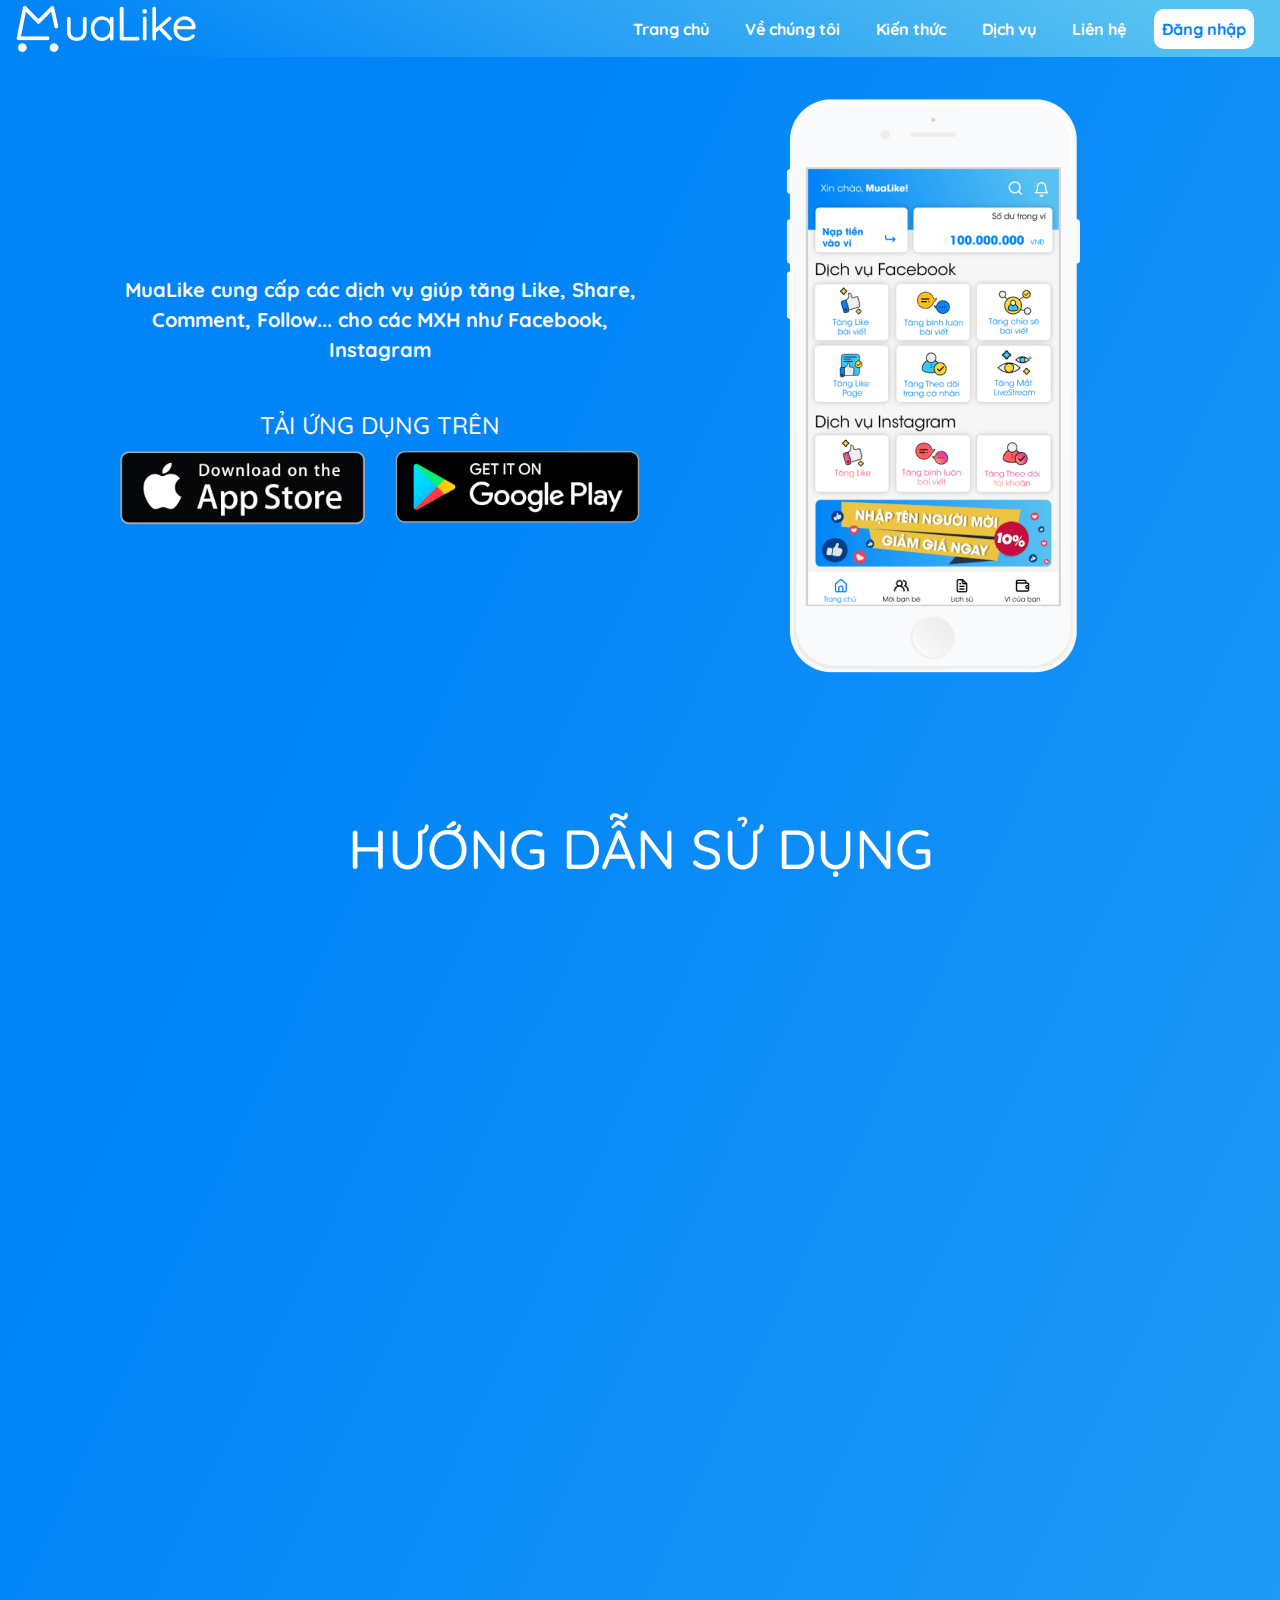
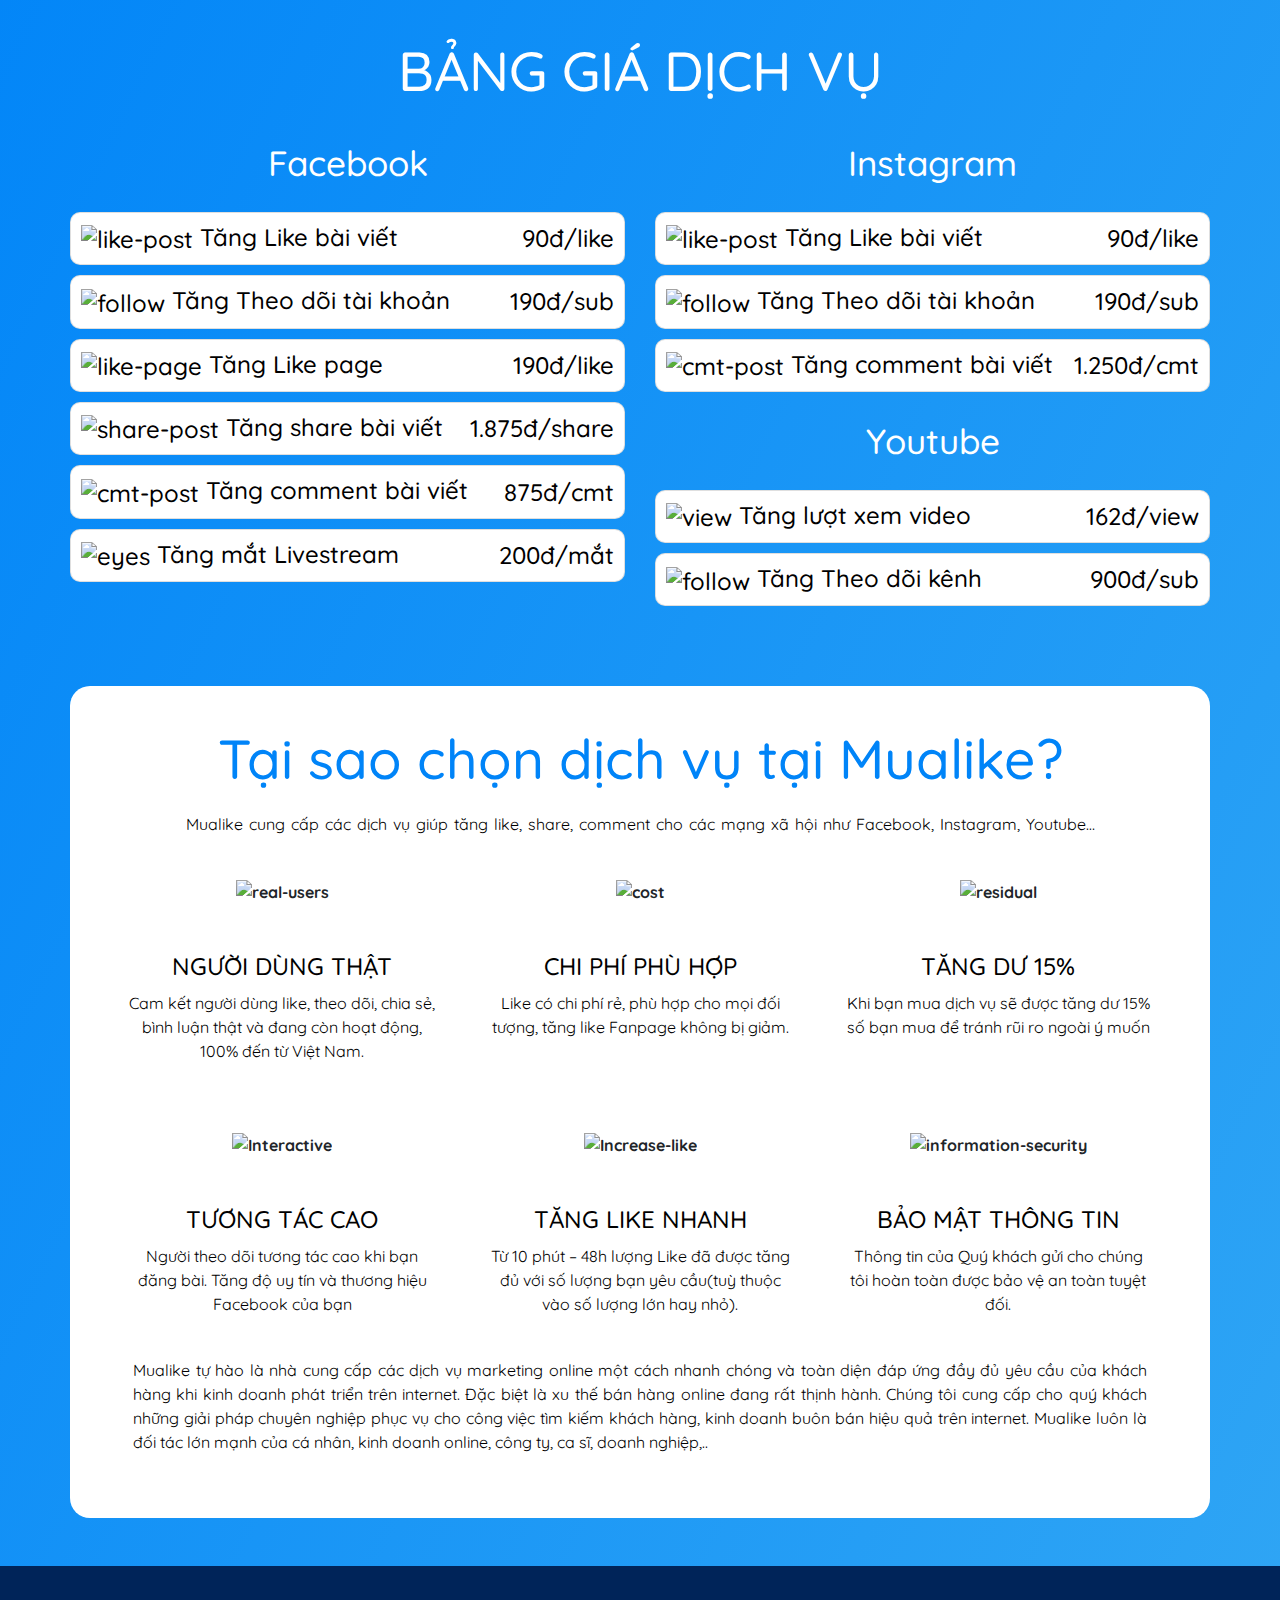
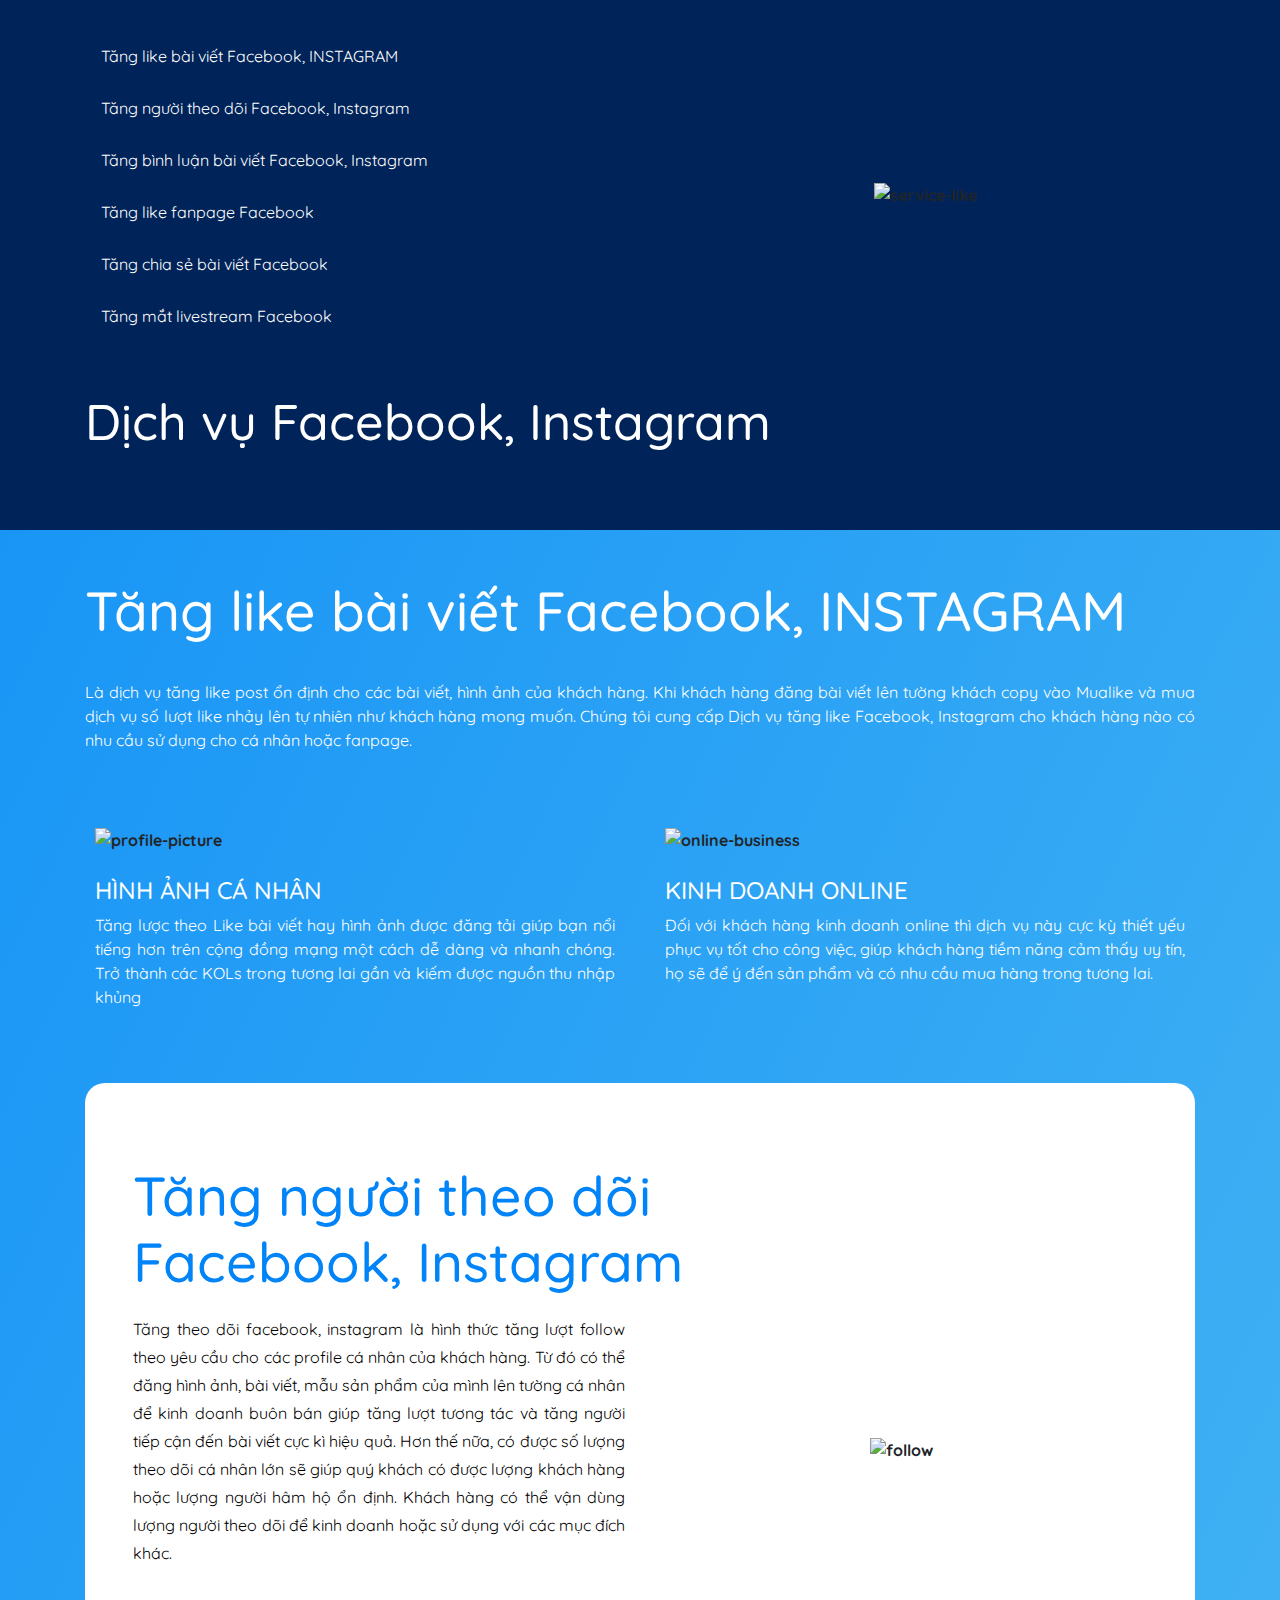
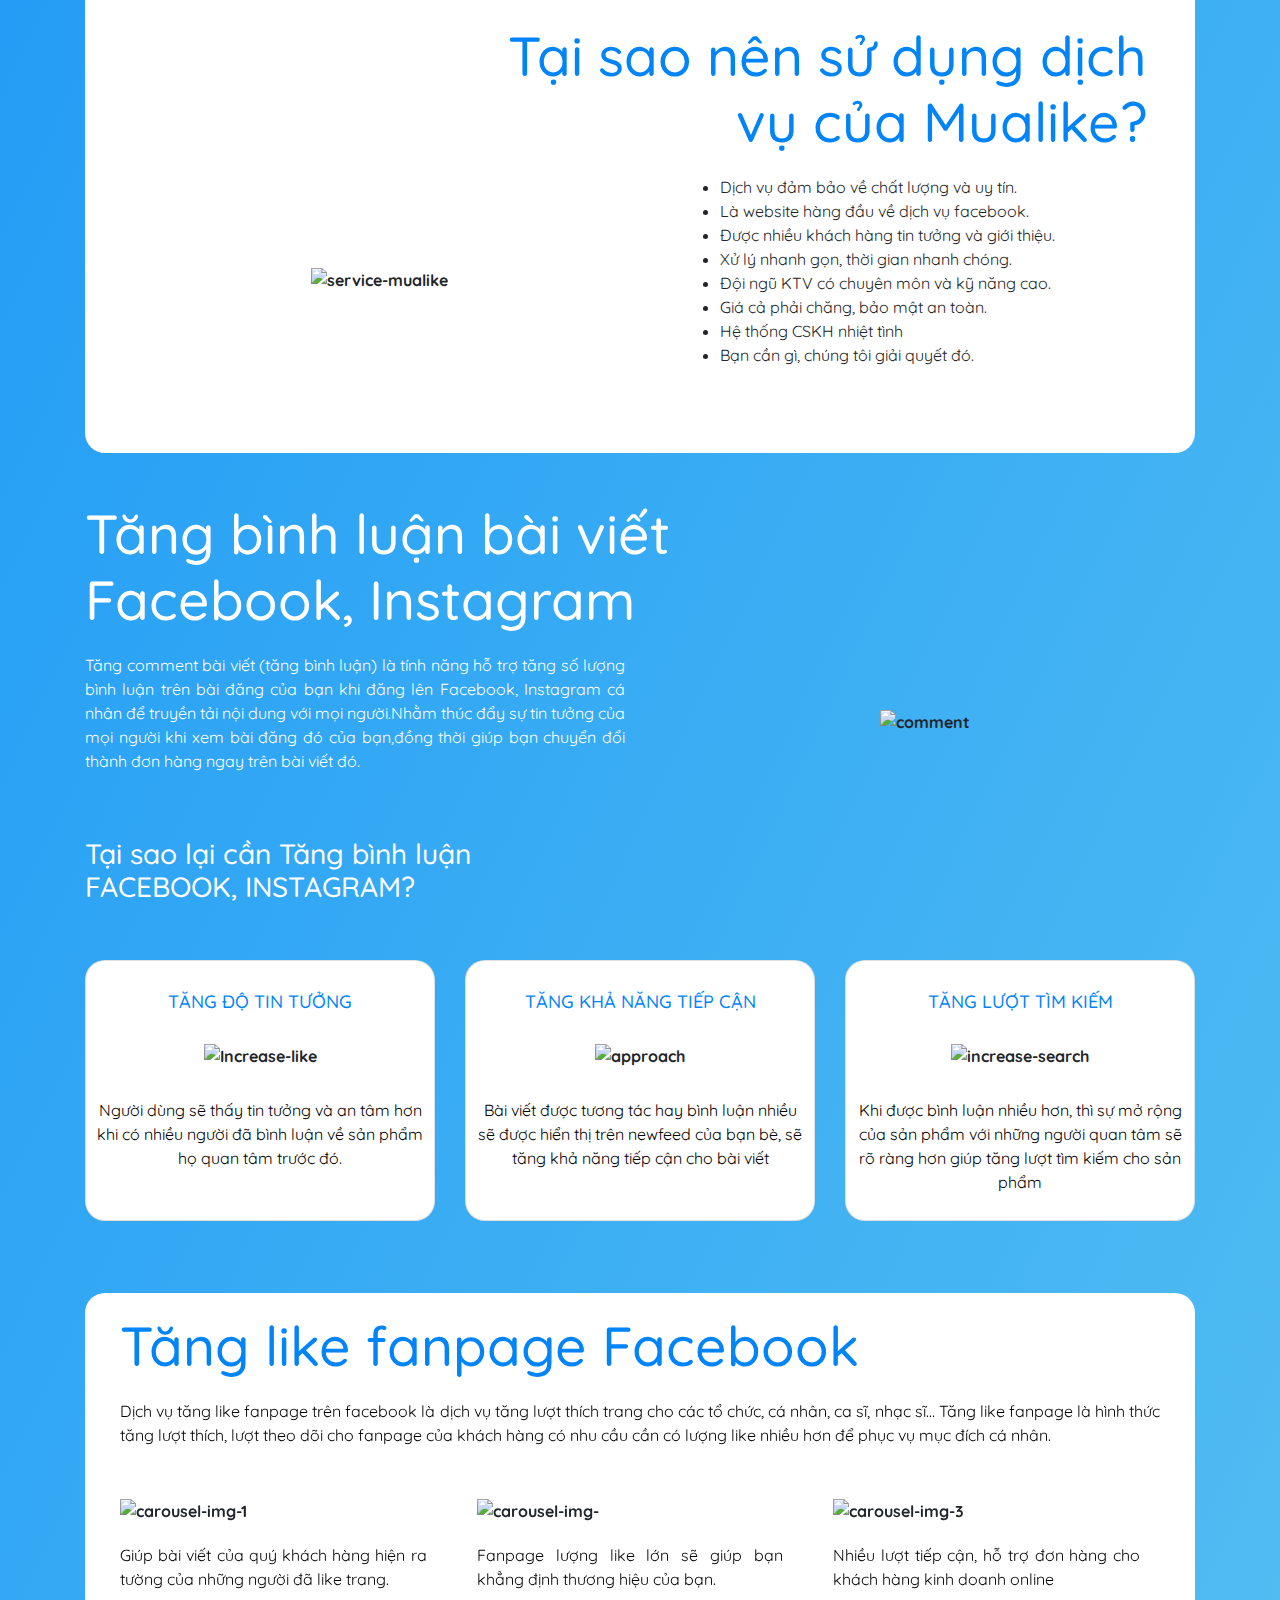
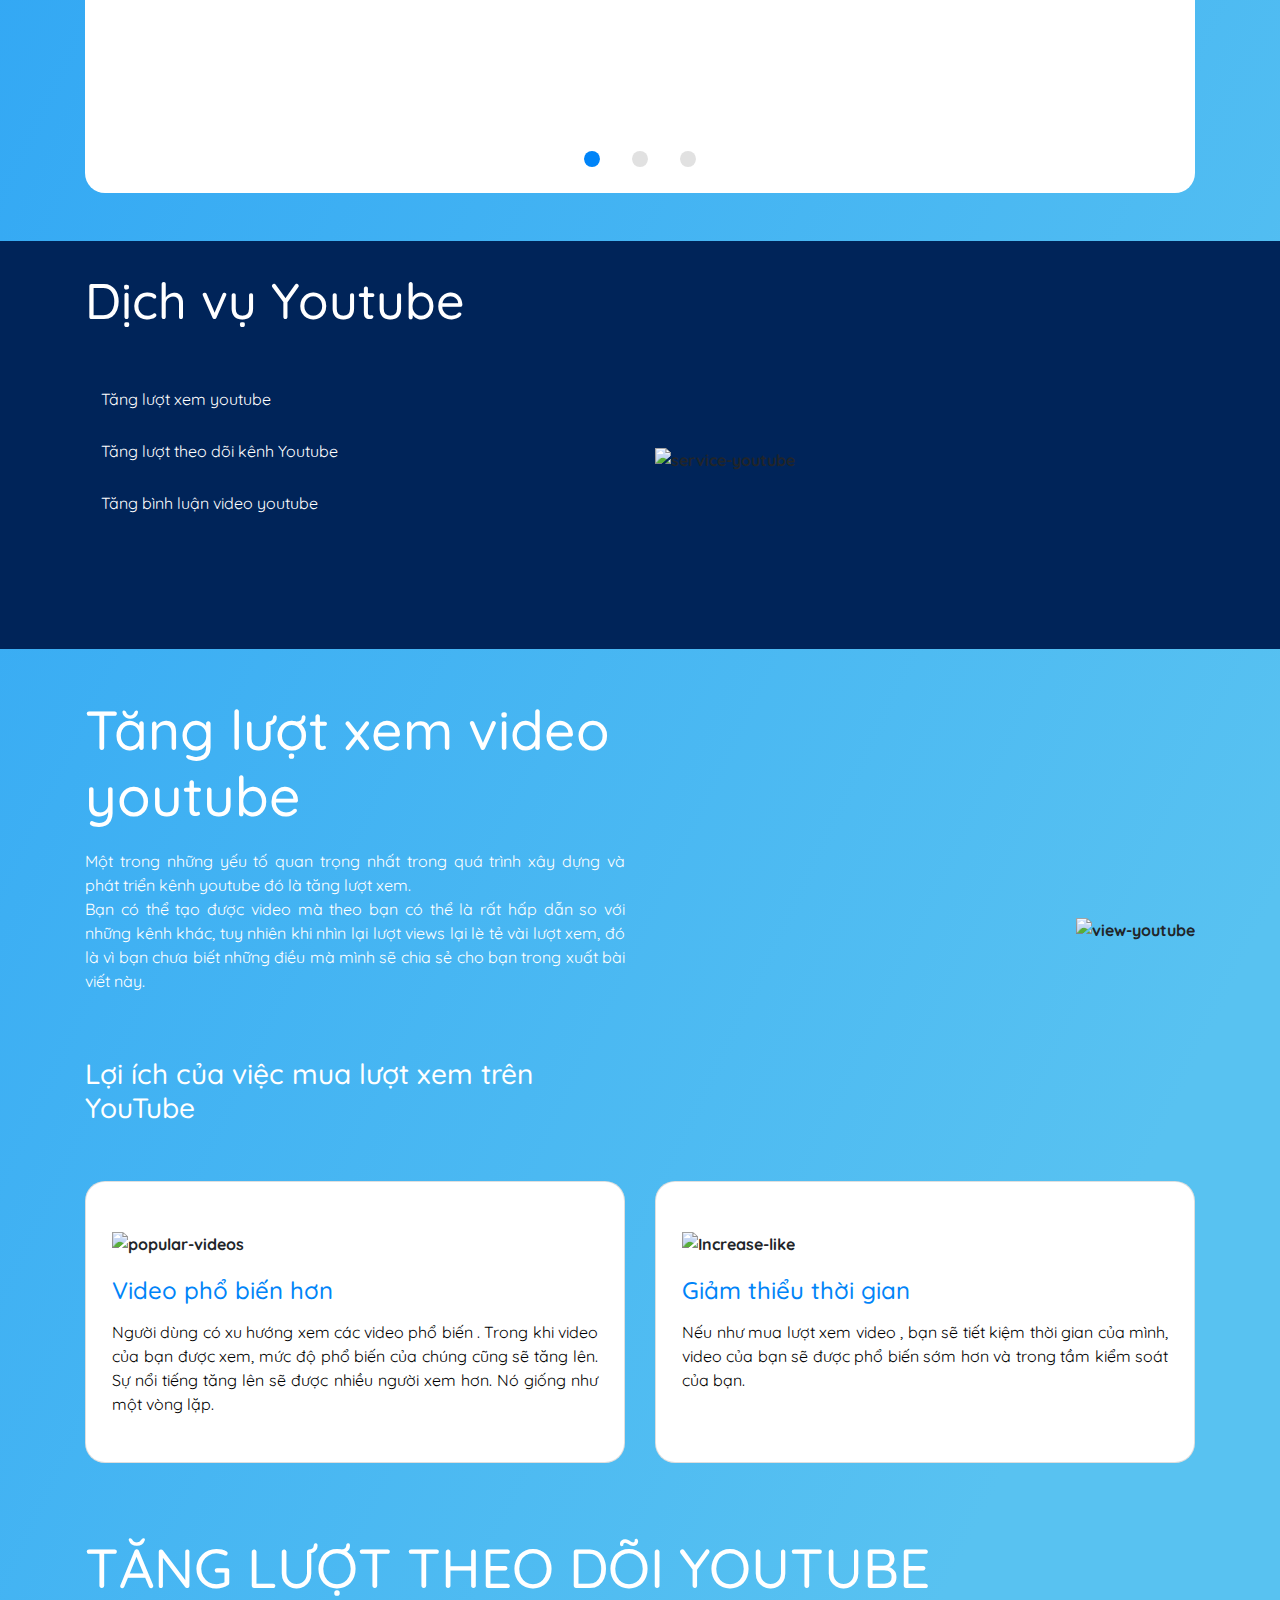
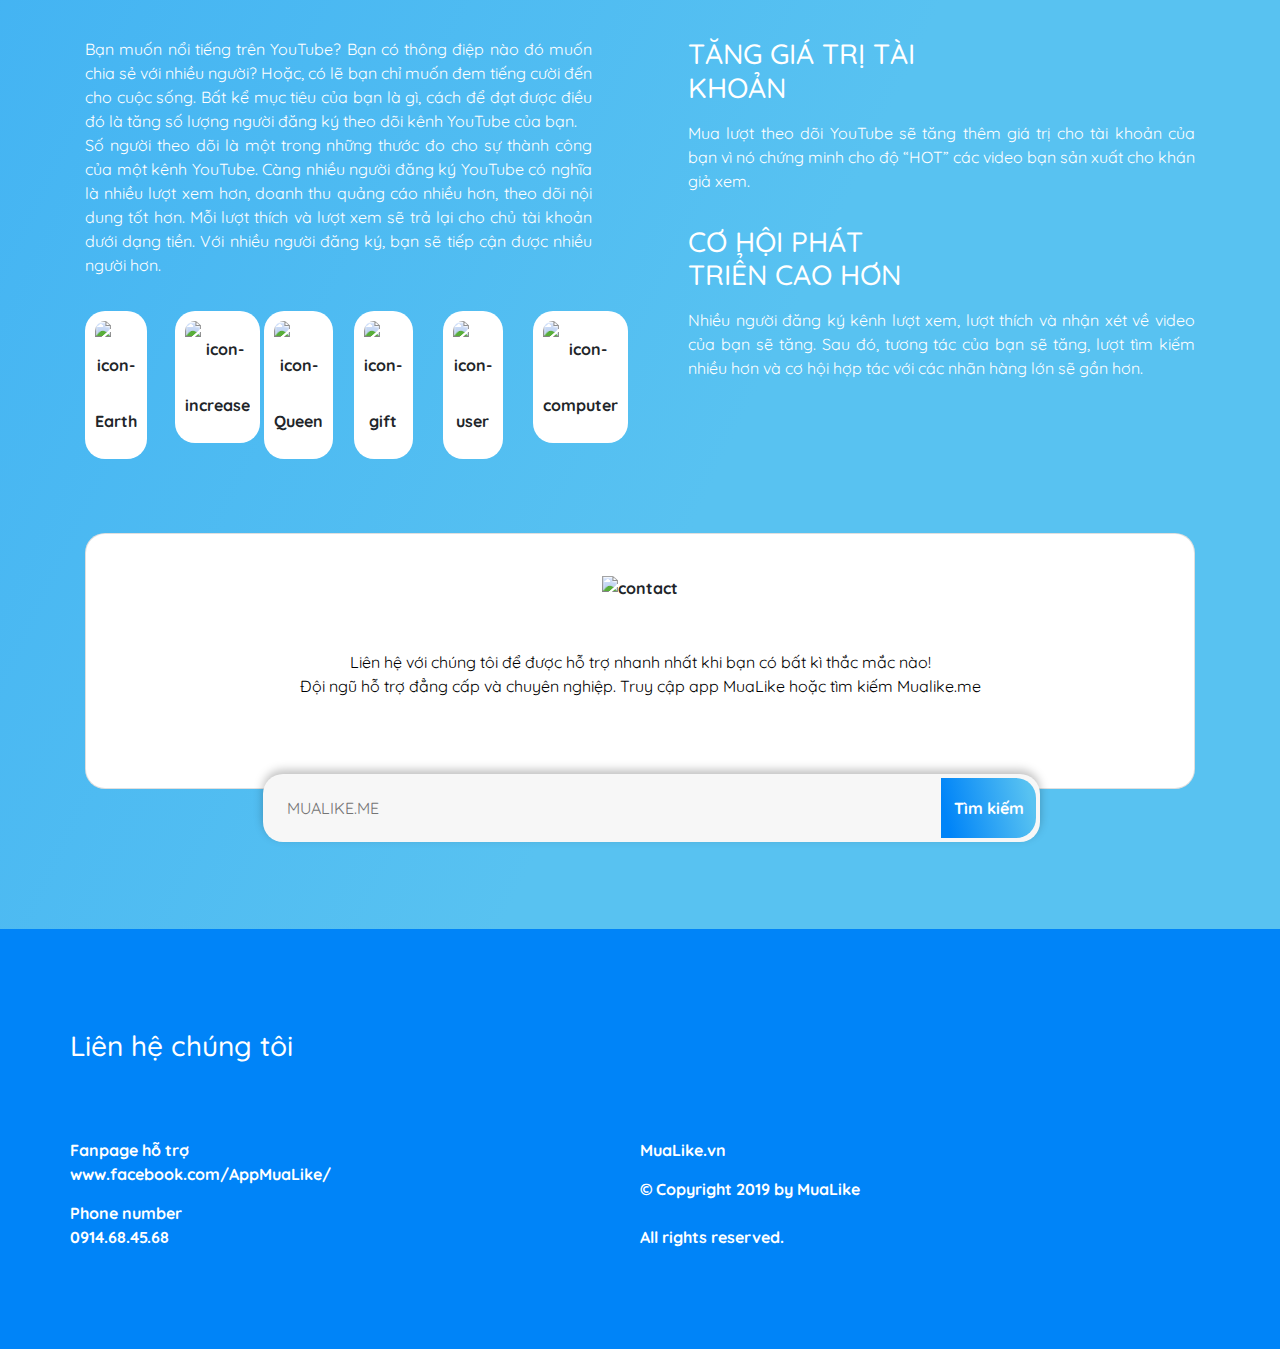
<file: index.html>
<!DOCTYPE html>
<html lang="en">

<head>
    <meta charset="UTF-8">
    <meta name="viewport" content="width=device-width, initial-scale=1.0">
    <meta http-equiv="X-UA-Compatible" content="ie=edge">
    <meta name="description" content="MuaLike.Me">
    <link rel="icon" type="image/png" sizes="16x16" href="./assets/img/favicon.png">
    <link href="https://fonts.googleapis.com/css?family=Quicksand&display=swap" rel="stylesheet">
    <!-- <link rel="stylesheet" href="./assets/cdn/bootstrap-4.3.1-dist/css/bootstrap.min.css">  -->
    <!-- <link rel="stylesheet" type="text/css" href="./assets/css/style.min.css" /> -->
    <!-- <link rel="preload" href="./assets/cdn/sweetalert.min.css" as="style" onload="this.onload=null;this.rel='stylesheet'"> -->
    <noscript>
        <link rel="stylesheet" href="./assets/cdn/sweetalert.min.css">
    </noscript>
    <title>MuaLike</title>
    <style>
        :root{--blue:#007bff;--indigo:#6610f2;--purple:#6f42c1;--pink:#e83e8c;--red:#dc3545;--orange:#fd7e14;--yellow:#ffc107;--green:#28a745;--teal:#20c997;--cyan:#17a2b8;--white:#fff;--gray:#6c757d;--gray-dark:#343a40;--primary:#007bff;--secondary:#6c757d;--success:#28a745;--info:#17a2b8;--warning:#ffc107;--danger:#dc3545;--light:#f8f9fa;--dark:#343a40;--breakpoint-xs:0;--breakpoint-sm:576px;--breakpoint-md:768px;--breakpoint-lg:992px;--breakpoint-xl:1200px;--font-family-sans-serif:-apple-system,BlinkMacSystemFont,"Segoe UI",Roboto,"Helvetica Neue",Arial,"Noto Sans",sans-serif,"Apple Color Emoji","Segoe UI Emoji","Segoe UI Symbol","Noto Color Emoji";--font-family-monospace:SFMono-Regular,Menlo,Monaco,Consolas,"Liberation Mono","Courier New",monospace}*,::after,::before{box-sizing:border-box}html{font-family:sans-serif;line-height:1.15;-webkit-text-size-adjust:100%;-webkit-tap-highlight-color:transparent}article,aside,figcaption,figure,footer,header,hgroup,main,nav,section{display:block}body{margin:0;font-family:-apple-system,BlinkMacSystemFont,"Segoe UI",Roboto,"Helvetica Neue",Arial,"Noto Sans",sans-serif,"Apple Color Emoji","Segoe UI Emoji","Segoe UI Symbol","Noto Color Emoji";font-size:1rem;font-weight:400;line-height:1.5;color:#212529;text-align:left;background-color:#fff}[tabindex="-1"]:focus{outline:0!important}hr{box-sizing:content-box;height:0;overflow:visible}h1,h2,h3,h4,h5,h6{margin-top:0;margin-bottom:.5rem}p{margin-top:0;margin-bottom:1rem}abbr[data-original-title],abbr[title]{text-decoration:underline;-webkit-text-decoration:underline dotted;text-decoration:underline dotted;cursor:help;border-bottom:0;-webkit-text-decoration-skip-ink:none;text-decoration-skip-ink:none}address{margin-bottom:1rem;font-style:normal;line-height:inherit}dl,ol,ul{margin-top:0;margin-bottom:1rem}ol ol,ol ul,ul ol,ul ul{margin-bottom:0}dt{font-weight:700}dd{margin-bottom:.5rem;margin-left:0}blockquote{margin:0 0 1rem}b,strong{font-weight:bolder}small{font-size:80%}sub,sup{position:relative;font-size:75%;line-height:0;vertical-align:baseline}sub{bottom:-.25em}sup{top:-.5em}a{color:#007bff;text-decoration:none;background-color:transparent}a:hover{color:#0056b3;text-decoration:underline}a:not([href]):not([tabindex]){color:inherit;text-decoration:none}a:not([href]):not([tabindex]):focus,a:not([href]):not([tabindex]):hover{color:inherit;text-decoration:none}a:not([href]):not([tabindex]):focus{outline:0}code,kbd,pre,samp{font-family:SFMono-Regular,Menlo,Monaco,Consolas,"Liberation Mono","Courier New",monospace;font-size:1em}pre{margin-top:0;margin-bottom:1rem;overflow:auto}figure{margin:0 0 1rem}img{vertical-align:middle;border-style:none}svg{overflow:hidden;vertical-align:middle}table{border-collapse:collapse}caption{padding-top:.75rem;padding-bottom:.75rem;color:#6c757d;text-align:left;caption-side:bottom}th{text-align:inherit}label{display:inline-block;margin-bottom:.5rem}button{border-radius:0}button:focus{outline:1px dotted;outline:5px auto -webkit-focus-ring-color}button,input,optgroup,select,textarea{margin:0;font-family:inherit;font-size:inherit;line-height:inherit}button,input{overflow:visible}button,select{text-transform:none}select{word-wrap:normal}[type=button],[type=reset],[type=submit],button{-webkit-appearance:button}[type=button]:not(:disabled),[type=reset]:not(:disabled),[type=submit]:not(:disabled),button:not(:disabled){cursor:pointer}[type=button]::-moz-focus-inner,[type=reset]::-moz-focus-inner,[type=submit]::-moz-focus-inner,button::-moz-focus-inner{padding:0;border-style:none}input[type=checkbox],input[type=radio]{box-sizing:border-box;padding:0}input[type=date],input[type=datetime-local],input[type=month],input[type=time]{-webkit-appearance:listbox}textarea{overflow:auto;resize:vertical}fieldset{min-width:0;padding:0;margin:0;border:0}legend{display:block;width:100%;max-width:100%;padding:0;margin-bottom:.5rem;font-size:1.5rem;line-height:inherit;color:inherit;white-space:normal}progress{vertical-align:baseline}[type=number]::-webkit-inner-spin-button,[type=number]::-webkit-outer-spin-button{height:auto}[type=search]{outline-offset:-2px;-webkit-appearance:none}[type=search]::-webkit-search-decoration{-webkit-appearance:none}::-webkit-file-upload-button{font:inherit;-webkit-appearance:button}output{display:inline-block}summary{display:list-item;cursor:pointer}template{display:none}[hidden]{display:none!important}.h1,.h2,.h3,.h4,.h5,.h6,h1,h2,h3,h4,h5,h6{margin-bottom:.5rem;font-weight:500;line-height:1.2}.h1,h1{font-size:2.5rem}.h2,h2{font-size:2rem}.h3,h3{font-size:1.75rem}.h4,h4{font-size:1.5rem}.h5,h5{font-size:1.25rem}.h6,h6{font-size:1rem}.lead{font-size:1.25rem;font-weight:300}.display-1{font-size:6rem;font-weight:300;line-height:1.2}.display-2{font-size:5.5rem;font-weight:300;line-height:1.2}.display-3{font-size:4.5rem;font-weight:300;line-height:1.2}.display-4{font-size:3.5rem;font-weight:300;line-height:1.2}hr{margin-top:1rem;margin-bottom:1rem;border:0;border-top:1px solid rgba(0,0,0,.1)}.small,small{font-size:80%;font-weight:400}.mark,mark{padding:.2em;background-color:#fcf8e3}.list-unstyled{padding-left:0;list-style:none}.list-inline{padding-left:0;list-style:none}.list-inline-item{display:inline-block}.list-inline-item:not(:last-child){margin-right:.5rem}.initialism{font-size:90%;text-transform:uppercase}.blockquote{margin-bottom:1rem;font-size:1.25rem}.blockquote-footer{display:block;font-size:80%;color:#6c757d}.blockquote-footer::before{content:"\2014\00A0"}.img-fluid{max-width:100%;height:auto}.img-thumbnail{padding:.25rem;background-color:#fff;border:1px solid #dee2e6;border-radius:.25rem;max-width:100%;height:auto}.figure{display:inline-block}.figure-img{margin-bottom:.5rem;line-height:1}.figure-caption{font-size:90%;color:#6c757d}code{font-size:87.5%;color:#e83e8c;word-break:break-word}a>code{color:inherit}kbd{padding:.2rem .4rem;font-size:87.5%;color:#fff;background-color:#212529;border-radius:.2rem}kbd kbd{padding:0;font-size:100%;font-weight:700}pre{display:block;font-size:87.5%;color:#212529}pre code{font-size:inherit;color:inherit;word-break:normal}.pre-scrollable{max-height:340px;overflow-y:scroll}.container{width:100%;padding-right:15px;padding-left:15px;margin-right:auto;margin-left:auto}@media (min-width:576px){.container{max-width:540px}}@media (min-width:768px){.container{max-width:720px}}@media (min-width:992px){.container{max-width:960px}}@media (min-width:1200px){.container{max-width:1140px}}.container-fluid{width:100%;padding-right:15px;padding-left:15px;margin-right:auto;margin-left:auto}.row{display:-ms-flexbox;display:flex;-ms-flex-wrap:wrap;flex-wrap:wrap;margin-right:-15px;margin-left:-15px}.no-gutters{margin-right:0;margin-left:0}.no-gutters>.col,.no-gutters>[class*=col-]{padding-right:0;padding-left:0}.col,.col-1,.col-10,.col-11,.col-12,.col-2,.col-3,.col-4,.col-5,.col-6,.col-7,.col-8,.col-9,.col-auto,.col-lg,.col-lg-1,.col-lg-10,.col-lg-11,.col-lg-12,.col-lg-2,.col-lg-3,.col-lg-4,.col-lg-5,.col-lg-6,.col-lg-7,.col-lg-8,.col-lg-9,.col-lg-auto,.col-md,.col-md-1,.col-md-10,.col-md-11,.col-md-12,.col-md-2,.col-md-3,.col-md-4,.col-md-5,.col-md-6,.col-md-7,.col-md-8,.col-md-9,.col-md-auto,.col-sm,.col-sm-1,.col-sm-10,.col-sm-11,.col-sm-12,.col-sm-2,.col-sm-3,.col-sm-4,.col-sm-5,.col-sm-6,.col-sm-7,.col-sm-8,.col-sm-9,.col-sm-auto,.col-xl,.col-xl-1,.col-xl-10,.col-xl-11,.col-xl-12,.col-xl-2,.col-xl-3,.col-xl-4,.col-xl-5,.col-xl-6,.col-xl-7,.col-xl-8,.col-xl-9,.col-xl-auto{position:relative;width:100%;padding-right:15px;padding-left:15px}.col{-ms-flex-preferred-size:0;flex-basis:0;-ms-flex-positive:1;flex-grow:1;max-width:100%}.col-auto{-ms-flex:0 0 auto;flex:0 0 auto;width:auto;max-width:100%}.col-1{-ms-flex:0 0 8.333333%;flex:0 0 8.333333%;max-width:8.333333%}.col-2{-ms-flex:0 0 16.666667%;flex:0 0 16.666667%;max-width:16.666667%}.col-3{-ms-flex:0 0 25%;flex:0 0 25%;max-width:25%}.col-4{-ms-flex:0 0 33.333333%;flex:0 0 33.333333%;max-width:33.333333%}.col-5{-ms-flex:0 0 41.666667%;flex:0 0 41.666667%;max-width:41.666667%}.col-6{-ms-flex:0 0 50%;flex:0 0 50%;max-width:50%}.col-7{-ms-flex:0 0 58.333333%;flex:0 0 58.333333%;max-width:58.333333%}.col-8{-ms-flex:0 0 66.666667%;flex:0 0 66.666667%;max-width:66.666667%}.col-9{-ms-flex:0 0 75%;flex:0 0 75%;max-width:75%}.col-10{-ms-flex:0 0 83.333333%;flex:0 0 83.333333%;max-width:83.333333%}.col-11{-ms-flex:0 0 91.666667%;flex:0 0 91.666667%;max-width:91.666667%}.col-12{-ms-flex:0 0 100%;flex:0 0 100%;max-width:100%}.order-first{-ms-flex-order:-1;order:-1}.order-last{-ms-flex-order:13;order:13}.order-0{-ms-flex-order:0;order:0}.order-1{-ms-flex-order:1;order:1}.order-2{-ms-flex-order:2;order:2}.order-3{-ms-flex-order:3;order:3}.order-4{-ms-flex-order:4;order:4}.order-5{-ms-flex-order:5;order:5}.order-6{-ms-flex-order:6;order:6}.order-7{-ms-flex-order:7;order:7}.order-8{-ms-flex-order:8;order:8}.order-9{-ms-flex-order:9;order:9}.order-10{-ms-flex-order:10;order:10}.order-11{-ms-flex-order:11;order:11}.order-12{-ms-flex-order:12;order:12}.offset-1{margin-left:8.333333%}.offset-2{margin-left:16.666667%}.offset-3{margin-left:25%}.offset-4{margin-left:33.333333%}.offset-5{margin-left:41.666667%}.offset-6{margin-left:50%}.offset-7{margin-left:58.333333%}.offset-8{margin-left:66.666667%}.offset-9{margin-left:75%}.offset-10{margin-left:83.333333%}.offset-11{margin-left:91.666667%}@media (min-width:576px){.col-sm{-ms-flex-preferred-size:0;flex-basis:0;-ms-flex-positive:1;flex-grow:1;max-width:100%}.col-sm-auto{-ms-flex:0 0 auto;flex:0 0 auto;width:auto;max-width:100%}.col-sm-1{-ms-flex:0 0 8.333333%;flex:0 0 8.333333%;max-width:8.333333%}.col-sm-2{-ms-flex:0 0 16.666667%;flex:0 0 16.666667%;max-width:16.666667%}.col-sm-3{-ms-flex:0 0 25%;flex:0 0 25%;max-width:25%}.col-sm-4{-ms-flex:0 0 33.333333%;flex:0 0 33.333333%;max-width:33.333333%}.col-sm-5{-ms-flex:0 0 41.666667%;flex:0 0 41.666667%;max-width:41.666667%}.col-sm-6{-ms-flex:0 0 50%;flex:0 0 50%;max-width:50%}.col-sm-7{-ms-flex:0 0 58.333333%;flex:0 0 58.333333%;max-width:58.333333%}.col-sm-8{-ms-flex:0 0 66.666667%;flex:0 0 66.666667%;max-width:66.666667%}.col-sm-9{-ms-flex:0 0 75%;flex:0 0 75%;max-width:75%}.col-sm-10{-ms-flex:0 0 83.333333%;flex:0 0 83.333333%;max-width:83.333333%}.col-sm-11{-ms-flex:0 0 91.666667%;flex:0 0 91.666667%;max-width:91.666667%}.col-sm-12{-ms-flex:0 0 100%;flex:0 0 100%;max-width:100%}.order-sm-first{-ms-flex-order:-1;order:-1}.order-sm-last{-ms-flex-order:13;order:13}.order-sm-0{-ms-flex-order:0;order:0}.order-sm-1{-ms-flex-order:1;order:1}.order-sm-2{-ms-flex-order:2;order:2}.order-sm-3{-ms-flex-order:3;order:3}.order-sm-4{-ms-flex-order:4;order:4}.order-sm-5{-ms-flex-order:5;order:5}.order-sm-6{-ms-flex-order:6;order:6}.order-sm-7{-ms-flex-order:7;order:7}.order-sm-8{-ms-flex-order:8;order:8}.order-sm-9{-ms-flex-order:9;order:9}.order-sm-10{-ms-flex-order:10;order:10}.order-sm-11{-ms-flex-order:11;order:11}.order-sm-12{-ms-flex-order:12;order:12}.offset-sm-0{margin-left:0}.offset-sm-1{margin-left:8.333333%}.offset-sm-2{margin-left:16.666667%}.offset-sm-3{margin-left:25%}.offset-sm-4{margin-left:33.333333%}.offset-sm-5{margin-left:41.666667%}.offset-sm-6{margin-left:50%}.offset-sm-7{margin-left:58.333333%}.offset-sm-8{margin-left:66.666667%}.offset-sm-9{margin-left:75%}.offset-sm-10{margin-left:83.333333%}.offset-sm-11{margin-left:91.666667%}}@media (min-width:768px){.col-md{-ms-flex-preferred-size:0;flex-basis:0;-ms-flex-positive:1;flex-grow:1;max-width:100%}.col-md-auto{-ms-flex:0 0 auto;flex:0 0 auto;width:auto;max-width:100%}.col-md-1{-ms-flex:0 0 8.333333%;flex:0 0 8.333333%;max-width:8.333333%}.col-md-2{-ms-flex:0 0 16.666667%;flex:0 0 16.666667%;max-width:16.666667%}.col-md-3{-ms-flex:0 0 25%;flex:0 0 25%;max-width:25%}.col-md-4{-ms-flex:0 0 33.333333%;flex:0 0 33.333333%;max-width:33.333333%}.col-md-5{-ms-flex:0 0 41.666667%;flex:0 0 41.666667%;max-width:41.666667%}.col-md-6{-ms-flex:0 0 50%;flex:0 0 50%;max-width:50%}.col-md-7{-ms-flex:0 0 58.333333%;flex:0 0 58.333333%;max-width:58.333333%}.col-md-8{-ms-flex:0 0 66.666667%;flex:0 0 66.666667%;max-width:66.666667%}.col-md-9{-ms-flex:0 0 75%;flex:0 0 75%;max-width:75%}.col-md-10{-ms-flex:0 0 83.333333%;flex:0 0 83.333333%;max-width:83.333333%}.col-md-11{-ms-flex:0 0 91.666667%;flex:0 0 91.666667%;max-width:91.666667%}.col-md-12{-ms-flex:0 0 100%;flex:0 0 100%;max-width:100%}.order-md-first{-ms-flex-order:-1;order:-1}.order-md-last{-ms-flex-order:13;order:13}.order-md-0{-ms-flex-order:0;order:0}.order-md-1{-ms-flex-order:1;order:1}.order-md-2{-ms-flex-order:2;order:2}.order-md-3{-ms-flex-order:3;order:3}.order-md-4{-ms-flex-order:4;order:4}.order-md-5{-ms-flex-order:5;order:5}.order-md-6{-ms-flex-order:6;order:6}.order-md-7{-ms-flex-order:7;order:7}.order-md-8{-ms-flex-order:8;order:8}.order-md-9{-ms-flex-order:9;order:9}.order-md-10{-ms-flex-order:10;order:10}.order-md-11{-ms-flex-order:11;order:11}.order-md-12{-ms-flex-order:12;order:12}.offset-md-0{margin-left:0}.offset-md-1{margin-left:8.333333%}.offset-md-2{margin-left:16.666667%}.offset-md-3{margin-left:25%}.offset-md-4{margin-left:33.333333%}.offset-md-5{margin-left:41.666667%}.offset-md-6{margin-left:50%}.offset-md-7{margin-left:58.333333%}.offset-md-8{margin-left:66.666667%}.offset-md-9{margin-left:75%}.offset-md-10{margin-left:83.333333%}.offset-md-11{margin-left:91.666667%}}@media (min-width:992px){.col-lg{-ms-flex-preferred-size:0;flex-basis:0;-ms-flex-positive:1;flex-grow:1;max-width:100%}.col-lg-auto{-ms-flex:0 0 auto;flex:0 0 auto;width:auto;max-width:100%}.col-lg-1{-ms-flex:0 0 8.333333%;flex:0 0 8.333333%;max-width:8.333333%}.col-lg-2{-ms-flex:0 0 16.666667%;flex:0 0 16.666667%;max-width:16.666667%}.col-lg-3{-ms-flex:0 0 25%;flex:0 0 25%;max-width:25%}.col-lg-4{-ms-flex:0 0 33.333333%;flex:0 0 33.333333%;max-width:33.333333%}.col-lg-5{-ms-flex:0 0 41.666667%;flex:0 0 41.666667%;max-width:41.666667%}.col-lg-6{-ms-flex:0 0 50%;flex:0 0 50%;max-width:50%}.col-lg-7{-ms-flex:0 0 58.333333%;flex:0 0 58.333333%;max-width:58.333333%}.col-lg-8{-ms-flex:0 0 66.666667%;flex:0 0 66.666667%;max-width:66.666667%}.col-lg-9{-ms-flex:0 0 75%;flex:0 0 75%;max-width:75%}.col-lg-10{-ms-flex:0 0 83.333333%;flex:0 0 83.333333%;max-width:83.333333%}.col-lg-11{-ms-flex:0 0 91.666667%;flex:0 0 91.666667%;max-width:91.666667%}.col-lg-12{-ms-flex:0 0 100%;flex:0 0 100%;max-width:100%}.order-lg-first{-ms-flex-order:-1;order:-1}.order-lg-last{-ms-flex-order:13;order:13}.order-lg-0{-ms-flex-order:0;order:0}.order-lg-1{-ms-flex-order:1;order:1}.order-lg-2{-ms-flex-order:2;order:2}.order-lg-3{-ms-flex-order:3;order:3}.order-lg-4{-ms-flex-order:4;order:4}.order-lg-5{-ms-flex-order:5;order:5}.order-lg-6{-ms-flex-order:6;order:6}.order-lg-7{-ms-flex-order:7;order:7}.order-lg-8{-ms-flex-order:8;order:8}.order-lg-9{-ms-flex-order:9;order:9}.order-lg-10{-ms-flex-order:10;order:10}.order-lg-11{-ms-flex-order:11;order:11}.order-lg-12{-ms-flex-order:12;order:12}.offset-lg-0{margin-left:0}.offset-lg-1{margin-left:8.333333%}.offset-lg-2{margin-left:16.666667%}.offset-lg-3{margin-left:25%}.offset-lg-4{margin-left:33.333333%}.offset-lg-5{margin-left:41.666667%}.offset-lg-6{margin-left:50%}.offset-lg-7{margin-left:58.333333%}.offset-lg-8{margin-left:66.666667%}.offset-lg-9{margin-left:75%}.offset-lg-10{margin-left:83.333333%}.offset-lg-11{margin-left:91.666667%}}@media (min-width:1200px){.col-xl{-ms-flex-preferred-size:0;flex-basis:0;-ms-flex-positive:1;flex-grow:1;max-width:100%}.col-xl-auto{-ms-flex:0 0 auto;flex:0 0 auto;width:auto;max-width:100%}.col-xl-1{-ms-flex:0 0 8.333333%;flex:0 0 8.333333%;max-width:8.333333%}.col-xl-2{-ms-flex:0 0 16.666667%;flex:0 0 16.666667%;max-width:16.666667%}.col-xl-3{-ms-flex:0 0 25%;flex:0 0 25%;max-width:25%}.col-xl-4{-ms-flex:0 0 33.333333%;flex:0 0 33.333333%;max-width:33.333333%}.col-xl-5{-ms-flex:0 0 41.666667%;flex:0 0 41.666667%;max-width:41.666667%}.col-xl-6{-ms-flex:0 0 50%;flex:0 0 50%;max-width:50%}.col-xl-7{-ms-flex:0 0 58.333333%;flex:0 0 58.333333%;max-width:58.333333%}.col-xl-8{-ms-flex:0 0 66.666667%;flex:0 0 66.666667%;max-width:66.666667%}.col-xl-9{-ms-flex:0 0 75%;flex:0 0 75%;max-width:75%}.col-xl-10{-ms-flex:0 0 83.333333%;flex:0 0 83.333333%;max-width:83.333333%}.col-xl-11{-ms-flex:0 0 91.666667%;flex:0 0 91.666667%;max-width:91.666667%}.col-xl-12{-ms-flex:0 0 100%;flex:0 0 100%;max-width:100%}.order-xl-first{-ms-flex-order:-1;order:-1}.order-xl-last{-ms-flex-order:13;order:13}.order-xl-0{-ms-flex-order:0;order:0}.order-xl-1{-ms-flex-order:1;order:1}.order-xl-2{-ms-flex-order:2;order:2}.order-xl-3{-ms-flex-order:3;order:3}.order-xl-4{-ms-flex-order:4;order:4}.order-xl-5{-ms-flex-order:5;order:5}.order-xl-6{-ms-flex-order:6;order:6}.order-xl-7{-ms-flex-order:7;order:7}.order-xl-8{-ms-flex-order:8;order:8}.order-xl-9{-ms-flex-order:9;order:9}.order-xl-10{-ms-flex-order:10;order:10}.order-xl-11{-ms-flex-order:11;order:11}.order-xl-12{-ms-flex-order:12;order:12}.offset-xl-0{margin-left:0}.offset-xl-1{margin-left:8.333333%}.offset-xl-2{margin-left:16.666667%}.offset-xl-3{margin-left:25%}.offset-xl-4{margin-left:33.333333%}.offset-xl-5{margin-left:41.666667%}.offset-xl-6{margin-left:50%}.offset-xl-7{margin-left:58.333333%}.offset-xl-8{margin-left:66.666667%}.offset-xl-9{margin-left:75%}.offset-xl-10{margin-left:83.333333%}.offset-xl-11{margin-left:91.666667%}}.table{width:100%;margin-bottom:1rem;color:#212529}.table td,.table th{padding:.75rem;vertical-align:top;border-top:1px solid #dee2e6}.table thead th{vertical-align:bottom;border-bottom:2px solid #dee2e6}.table tbody+tbody{border-top:2px solid #dee2e6}.table-sm td,.table-sm th{padding:.3rem}.table-bordered{border:1px solid #dee2e6}.table-bordered td,.table-bordered th{border:1px solid #dee2e6}.table-bordered thead td,.table-bordered thead th{border-bottom-width:2px}.table-borderless tbody+tbody,.table-borderless td,.table-borderless th,.table-borderless thead th{border:0}.table-striped tbody tr:nth-of-type(odd){background-color:rgba(0,0,0,.05)}.table-hover tbody tr:hover{color:#212529;background-color:rgba(0,0,0,.075)}.table-primary,.table-primary>td,.table-primary>th{background-color:#b8daff}.table-primary tbody+tbody,.table-primary td,.table-primary th,.table-primary thead th{border-color:#7abaff}.table-hover .table-primary:hover{background-color:#9fcdff}.table-hover .table-primary:hover>td,.table-hover .table-primary:hover>th{background-color:#9fcdff}.table-secondary,.table-secondary>td,.table-secondary>th{background-color:#d6d8db}.table-secondary tbody+tbody,.table-secondary td,.table-secondary th,.table-secondary thead th{border-color:#b3b7bb}.table-hover .table-secondary:hover{background-color:#c8cbcf}.table-hover .table-secondary:hover>td,.table-hover .table-secondary:hover>th{background-color:#c8cbcf}.table-success,.table-success>td,.table-success>th{background-color:#c3e6cb}.table-success tbody+tbody,.table-success td,.table-success th,.table-success thead th{border-color:#8fd19e}.table-hover .table-success:hover{background-color:#b1dfbb}.table-hover .table-success:hover>td,.table-hover .table-success:hover>th{background-color:#b1dfbb}.table-info,.table-info>td,.table-info>th{background-color:#bee5eb}.table-info tbody+tbody,.table-info td,.table-info th,.table-info thead th{border-color:#86cfda}.table-hover .table-info:hover{background-color:#abdde5}.table-hover .table-info:hover>td,.table-hover .table-info:hover>th{background-color:#abdde5}.table-warning,.table-warning>td,.table-warning>th{background-color:#ffeeba}.table-warning tbody+tbody,.table-warning td,.table-warning th,.table-warning thead th{border-color:#ffdf7e}.table-hover .table-warning:hover{background-color:#ffe8a1}.table-hover .table-warning:hover>td,.table-hover .table-warning:hover>th{background-color:#ffe8a1}.table-danger,.table-danger>td,.table-danger>th{background-color:#f5c6cb}.table-danger tbody+tbody,.table-danger td,.table-danger th,.table-danger thead th{border-color:#ed969e}.table-hover .table-danger:hover{background-color:#f1b0b7}.table-hover .table-danger:hover>td,.table-hover .table-danger:hover>th{background-color:#f1b0b7}.table-light,.table-light>td,.table-light>th{background-color:#fdfdfe}.table-light tbody+tbody,.table-light td,.table-light th,.table-light thead th{border-color:#fbfcfc}.table-hover .table-light:hover{background-color:#ececf6}.table-hover .table-light:hover>td,.table-hover .table-light:hover>th{background-color:#ececf6}.table-dark,.table-dark>td,.table-dark>th{background-color:#c6c8ca}.table-dark tbody+tbody,.table-dark td,.table-dark th,.table-dark thead th{border-color:#95999c}.table-hover .table-dark:hover{background-color:#b9bbbe}.table-hover .table-dark:hover>td,.table-hover .table-dark:hover>th{background-color:#b9bbbe}.table-active,.table-active>td,.table-active>th{background-color:rgba(0,0,0,.075)}.table-hover .table-active:hover{background-color:rgba(0,0,0,.075)}.table-hover .table-active:hover>td,.table-hover .table-active:hover>th{background-color:rgba(0,0,0,.075)}.table .thead-dark th{color:#fff;background-color:#343a40;border-color:#454d55}.table .thead-light th{color:#495057;background-color:#e9ecef;border-color:#dee2e6}.table-dark{color:#fff;background-color:#343a40}.table-dark td,.table-dark th,.table-dark thead th{border-color:#454d55}.table-dark.table-bordered{border:0}.table-dark.table-striped tbody tr:nth-of-type(odd){background-color:rgba(255,255,255,.05)}.table-dark.table-hover tbody tr:hover{color:#fff;background-color:rgba(255,255,255,.075)}@media (max-width:575.98px){.table-responsive-sm{display:block;width:100%;overflow-x:auto;-webkit-overflow-scrolling:touch}.table-responsive-sm>.table-bordered{border:0}}@media (max-width:767.98px){.table-responsive-md{display:block;width:100%;overflow-x:auto;-webkit-overflow-scrolling:touch}.table-responsive-md>.table-bordered{border:0}}@media (max-width:991.98px){.table-responsive-lg{display:block;width:100%;overflow-x:auto;-webkit-overflow-scrolling:touch}.table-responsive-lg>.table-bordered{border:0}}@media (max-width:1199.98px){.table-responsive-xl{display:block;width:100%;overflow-x:auto;-webkit-overflow-scrolling:touch}.table-responsive-xl>.table-bordered{border:0}}.table-responsive{display:block;width:100%;overflow-x:auto;-webkit-overflow-scrolling:touch}.table-responsive>.table-bordered{border:0}.form-control{display:block;width:100%;height:calc(1.5em + .75rem + 2px);padding:.375rem .75rem;font-size:1rem;font-weight:400;line-height:1.5;color:#495057;background-color:#fff;background-clip:padding-box;border:1px solid #ced4da;border-radius:.25rem;transition:border-color .15s ease-in-out,box-shadow .15s ease-in-out}@media (prefers-reduced-motion:reduce){.form-control{transition:none}}.form-control::-ms-expand{background-color:transparent;border:0}.form-control:focus{color:#495057;background-color:#fff;border-color:#80bdff;outline:0;box-shadow:0 0 0 .2rem rgba(0,123,255,.25)}.form-control::-webkit-input-placeholder{color:#6c757d;opacity:1}.form-control::-moz-placeholder{color:#6c757d;opacity:1}.form-control:-ms-input-placeholder{color:#6c757d;opacity:1}.form-control::-ms-input-placeholder{color:#6c757d;opacity:1}.form-control::placeholder{color:#6c757d;opacity:1}.form-control:disabled,.form-control[readonly]{background-color:#e9ecef;opacity:1}select.form-control:focus::-ms-value{color:#495057;background-color:#fff}.form-control-file,.form-control-range{display:block;width:100%}.col-form-label{padding-top:calc(.375rem + 1px);padding-bottom:calc(.375rem + 1px);margin-bottom:0;font-size:inherit;line-height:1.5}.col-form-label-lg{padding-top:calc(.5rem + 1px);padding-bottom:calc(.5rem + 1px);font-size:1.25rem;line-height:1.5}.col-form-label-sm{padding-top:calc(.25rem + 1px);padding-bottom:calc(.25rem + 1px);font-size:.875rem;line-height:1.5}.form-control-plaintext{display:block;width:100%;padding-top:.375rem;padding-bottom:.375rem;margin-bottom:0;line-height:1.5;color:#212529;background-color:transparent;border:solid transparent;border-width:1px 0}.form-control-plaintext.form-control-lg,.form-control-plaintext.form-control-sm{padding-right:0;padding-left:0}.form-control-sm{height:calc(1.5em + .5rem + 2px);padding:.25rem .5rem;font-size:.875rem;line-height:1.5;border-radius:.2rem}.form-control-lg{height:calc(1.5em + 1rem + 2px);padding:.5rem 1rem;font-size:1.25rem;line-height:1.5;border-radius:.3rem}select.form-control[multiple],select.form-control[size]{height:auto}textarea.form-control{height:auto}.form-group{margin-bottom:1rem}.form-text{display:block;margin-top:.25rem}.form-row{display:-ms-flexbox;display:flex;-ms-flex-wrap:wrap;flex-wrap:wrap;margin-right:-5px;margin-left:-5px}.form-row>.col,.form-row>[class*=col-]{padding-right:5px;padding-left:5px}.form-check{position:relative;display:block;padding-left:1.25rem}.form-check-input{position:absolute;margin-top:.3rem;margin-left:-1.25rem}.form-check-input:disabled~.form-check-label{color:#6c757d}.form-check-label{margin-bottom:0}.form-check-inline{display:-ms-inline-flexbox;display:inline-flex;-ms-flex-align:center;align-items:center;padding-left:0;margin-right:.75rem}.form-check-inline .form-check-input{position:static;margin-top:0;margin-right:.3125rem;margin-left:0}.valid-feedback{display:none;width:100%;margin-top:.25rem;font-size:80%;color:#28a745}.valid-tooltip{position:absolute;top:100%;z-index:5;display:none;max-width:100%;padding:.25rem .5rem;margin-top:.1rem;font-size:.875rem;line-height:1.5;color:#fff;background-color:rgba(40,167,69,.9);border-radius:.25rem}.form-control.is-valid,.was-validated .form-control:valid{border-color:#28a745;padding-right:calc(1.5em + .75rem);background-image:url("data:image/svg+xml,%3csvg xmlns='http://www.w3.org/2000/svg' viewBox='0 0 8 8'%3e%3cpath fill='%2328a745' d='M2.3 6.73L.6 4.53c-.4-1.04.46-1.4 1.1-.8l1.1 1.4 3.4-3.8c.6-.63 1.6-.27 1.2.7l-4 4.6c-.43.5-.8.4-1.1.1z'/%3e%3c/svg%3e");background-repeat:no-repeat;background-position:center right calc(.375em + .1875rem);background-size:calc(.75em + .375rem) calc(.75em + .375rem)}.form-control.is-valid:focus,.was-validated .form-control:valid:focus{border-color:#28a745;box-shadow:0 0 0 .2rem rgba(40,167,69,.25)}.form-control.is-valid~.valid-feedback,.form-control.is-valid~.valid-tooltip,.was-validated .form-control:valid~.valid-feedback,.was-validated .form-control:valid~.valid-tooltip{display:block}.was-validated textarea.form-control:valid,textarea.form-control.is-valid{padding-right:calc(1.5em + .75rem);background-position:top calc(.375em + .1875rem) right calc(.375em + .1875rem)}.custom-select.is-valid,.was-validated .custom-select:valid{border-color:#28a745;padding-right:calc((1em + .75rem) * 3 / 4 + 1.75rem);background:url("data:image/svg+xml,%3csvg xmlns='http://www.w3.org/2000/svg' viewBox='0 0 4 5'%3e%3cpath fill='%23343a40' d='M2 0L0 2h4zm0 5L0 3h4z'/%3e%3c/svg%3e") no-repeat right .75rem center/8px 10px,url("data:image/svg+xml,%3csvg xmlns='http://www.w3.org/2000/svg' viewBox='0 0 8 8'%3e%3cpath fill='%2328a745' d='M2.3 6.73L.6 4.53c-.4-1.04.46-1.4 1.1-.8l1.1 1.4 3.4-3.8c.6-.63 1.6-.27 1.2.7l-4 4.6c-.43.5-.8.4-1.1.1z'/%3e%3c/svg%3e") #fff no-repeat center right 1.75rem/calc(.75em + .375rem) calc(.75em + .375rem)}.custom-select.is-valid:focus,.was-validated .custom-select:valid:focus{border-color:#28a745;box-shadow:0 0 0 .2rem rgba(40,167,69,.25)}.custom-select.is-valid~.valid-feedback,.custom-select.is-valid~.valid-tooltip,.was-validated .custom-select:valid~.valid-feedback,.was-validated .custom-select:valid~.valid-tooltip{display:block}.form-control-file.is-valid~.valid-feedback,.form-control-file.is-valid~.valid-tooltip,.was-validated .form-control-file:valid~.valid-feedback,.was-validated .form-control-file:valid~.valid-tooltip{display:block}.form-check-input.is-valid~.form-check-label,.was-validated .form-check-input:valid~.form-check-label{color:#28a745}.form-check-input.is-valid~.valid-feedback,.form-check-input.is-valid~.valid-tooltip,.was-validated .form-check-input:valid~.valid-feedback,.was-validated .form-check-input:valid~.valid-tooltip{display:block}.custom-control-input.is-valid~.custom-control-label,.was-validated .custom-control-input:valid~.custom-control-label{color:#28a745}.custom-control-input.is-valid~.custom-control-label::before,.was-validated .custom-control-input:valid~.custom-control-label::before{border-color:#28a745}.custom-control-input.is-valid~.valid-feedback,.custom-control-input.is-valid~.valid-tooltip,.was-validated .custom-control-input:valid~.valid-feedback,.was-validated .custom-control-input:valid~.valid-tooltip{display:block}.custom-control-input.is-valid:checked~.custom-control-label::before,.was-validated .custom-control-input:valid:checked~.custom-control-label::before{border-color:#34ce57;background-color:#34ce57}.custom-control-input.is-valid:focus~.custom-control-label::before,.was-validated .custom-control-input:valid:focus~.custom-control-label::before{box-shadow:0 0 0 .2rem rgba(40,167,69,.25)}.custom-control-input.is-valid:focus:not(:checked)~.custom-control-label::before,.was-validated .custom-control-input:valid:focus:not(:checked)~.custom-control-label::before{border-color:#28a745}.custom-file-input.is-valid~.custom-file-label,.was-validated .custom-file-input:valid~.custom-file-label{border-color:#28a745}.custom-file-input.is-valid~.valid-feedback,.custom-file-input.is-valid~.valid-tooltip,.was-validated .custom-file-input:valid~.valid-feedback,.was-validated .custom-file-input:valid~.valid-tooltip{display:block}.custom-file-input.is-valid:focus~.custom-file-label,.was-validated .custom-file-input:valid:focus~.custom-file-label{border-color:#28a745;box-shadow:0 0 0 .2rem rgba(40,167,69,.25)}.invalid-feedback{display:none;width:100%;margin-top:.25rem;font-size:80%;color:#dc3545}.invalid-tooltip{position:absolute;top:100%;z-index:5;display:none;max-width:100%;padding:.25rem .5rem;margin-top:.1rem;font-size:.875rem;line-height:1.5;color:#fff;background-color:rgba(220,53,69,.9);border-radius:.25rem}.form-control.is-invalid,.was-validated .form-control:invalid{border-color:#dc3545;padding-right:calc(1.5em + .75rem);background-image:url("data:image/svg+xml,%3csvg xmlns='http://www.w3.org/2000/svg' fill='%23dc3545' viewBox='-2 -2 7 7'%3e%3cpath stroke='%23dc3545' d='M0 0l3 3m0-3L0 3'/%3e%3ccircle r='.5'/%3e%3ccircle cx='3' r='.5'/%3e%3ccircle cy='3' r='.5'/%3e%3ccircle cx='3' cy='3' r='.5'/%3e%3c/svg%3E");background-repeat:no-repeat;background-position:center right calc(.375em + .1875rem);background-size:calc(.75em + .375rem) calc(.75em + .375rem)}.form-control.is-invalid:focus,.was-validated .form-control:invalid:focus{border-color:#dc3545;box-shadow:0 0 0 .2rem rgba(220,53,69,.25)}.form-control.is-invalid~.invalid-feedback,.form-control.is-invalid~.invalid-tooltip,.was-validated .form-control:invalid~.invalid-feedback,.was-validated .form-control:invalid~.invalid-tooltip{display:block}.was-validated textarea.form-control:invalid,textarea.form-control.is-invalid{padding-right:calc(1.5em + .75rem);background-position:top calc(.375em + .1875rem) right calc(.375em + .1875rem)}.custom-select.is-invalid,.was-validated .custom-select:invalid{border-color:#dc3545;padding-right:calc((1em + .75rem) * 3 / 4 + 1.75rem);background:url("data:image/svg+xml,%3csvg xmlns='http://www.w3.org/2000/svg' viewBox='0 0 4 5'%3e%3cpath fill='%23343a40' d='M2 0L0 2h4zm0 5L0 3h4z'/%3e%3c/svg%3e") no-repeat right .75rem center/8px 10px,url("data:image/svg+xml,%3csvg xmlns='http://www.w3.org/2000/svg' fill='%23dc3545' viewBox='-2 -2 7 7'%3e%3cpath stroke='%23dc3545' d='M0 0l3 3m0-3L0 3'/%3e%3ccircle r='.5'/%3e%3ccircle cx='3' r='.5'/%3e%3ccircle cy='3' r='.5'/%3e%3ccircle cx='3' cy='3' r='.5'/%3e%3c/svg%3E") #fff no-repeat center right 1.75rem/calc(.75em + .375rem) calc(.75em + .375rem)}.custom-select.is-invalid:focus,.was-validated .custom-select:invalid:focus{border-color:#dc3545;box-shadow:0 0 0 .2rem rgba(220,53,69,.25)}.custom-select.is-invalid~.invalid-feedback,.custom-select.is-invalid~.invalid-tooltip,.was-validated .custom-select:invalid~.invalid-feedback,.was-validated .custom-select:invalid~.invalid-tooltip{display:block}.form-control-file.is-invalid~.invalid-feedback,.form-control-file.is-invalid~.invalid-tooltip,.was-validated .form-control-file:invalid~.invalid-feedback,.was-validated .form-control-file:invalid~.invalid-tooltip{display:block}.form-check-input.is-invalid~.form-check-label,.was-validated .form-check-input:invalid~.form-check-label{color:#dc3545}.form-check-input.is-invalid~.invalid-feedback,.form-check-input.is-invalid~.invalid-tooltip,.was-validated .form-check-input:invalid~.invalid-feedback,.was-validated .form-check-input:invalid~.invalid-tooltip{display:block}.custom-control-input.is-invalid~.custom-control-label,.was-validated .custom-control-input:invalid~.custom-control-label{color:#dc3545}.custom-control-input.is-invalid~.custom-control-label::before,.was-validated .custom-control-input:invalid~.custom-control-label::before{border-color:#dc3545}.custom-control-input.is-invalid~.invalid-feedback,.custom-control-input.is-invalid~.invalid-tooltip,.was-validated .custom-control-input:invalid~.invalid-feedback,.was-validated .custom-control-input:invalid~.invalid-tooltip{display:block}.custom-control-input.is-invalid:checked~.custom-control-label::before,.was-validated .custom-control-input:invalid:checked~.custom-control-label::before{border-color:#e4606d;background-color:#e4606d}.custom-control-input.is-invalid:focus~.custom-control-label::before,.was-validated .custom-control-input:invalid:focus~.custom-control-label::before{box-shadow:0 0 0 .2rem rgba(220,53,69,.25)}.custom-control-input.is-invalid:focus:not(:checked)~.custom-control-label::before,.was-validated .custom-control-input:invalid:focus:not(:checked)~.custom-control-label::before{border-color:#dc3545}.custom-file-input.is-invalid~.custom-file-label,.was-validated .custom-file-input:invalid~.custom-file-label{border-color:#dc3545}.custom-file-input.is-invalid~.invalid-feedback,.custom-file-input.is-invalid~.invalid-tooltip,.was-validated .custom-file-input:invalid~.invalid-feedback,.was-validated .custom-file-input:invalid~.invalid-tooltip{display:block}.custom-file-input.is-invalid:focus~.custom-file-label,.was-validated .custom-file-input:invalid:focus~.custom-file-label{border-color:#dc3545;box-shadow:0 0 0 .2rem rgba(220,53,69,.25)}.form-inline{display:-ms-flexbox;display:flex;-ms-flex-flow:row wrap;flex-flow:row wrap;-ms-flex-align:center;align-items:center}.form-inline .form-check{width:100%}@media (min-width:576px){.form-inline label{display:-ms-flexbox;display:flex;-ms-flex-align:center;align-items:center;-ms-flex-pack:center;justify-content:center;margin-bottom:0}.form-inline .form-group{display:-ms-flexbox;display:flex;-ms-flex:0 0 auto;flex:0 0 auto;-ms-flex-flow:row wrap;flex-flow:row wrap;-ms-flex-align:center;align-items:center;margin-bottom:0}.form-inline .form-control{display:inline-block;width:auto;vertical-align:middle}.form-inline .form-control-plaintext{display:inline-block}.form-inline .custom-select,.form-inline .input-group{width:auto}.form-inline .form-check{display:-ms-flexbox;display:flex;-ms-flex-align:center;align-items:center;-ms-flex-pack:center;justify-content:center;width:auto;padding-left:0}.form-inline .form-check-input{position:relative;-ms-flex-negative:0;flex-shrink:0;margin-top:0;margin-right:.25rem;margin-left:0}.form-inline .custom-control{-ms-flex-align:center;align-items:center;-ms-flex-pack:center;justify-content:center}.form-inline .custom-control-label{margin-bottom:0}}.btn{display:inline-block;font-weight:400;color:#212529;text-align:center;vertical-align:middle;-webkit-user-select:none;-moz-user-select:none;-ms-user-select:none;user-select:none;background-color:transparent;border:1px solid transparent;padding:.375rem .75rem;font-size:1rem;line-height:1.5;border-radius:.25rem;transition:color .15s ease-in-out,background-color .15s ease-in-out,border-color .15s ease-in-out,box-shadow .15s ease-in-out}@media (prefers-reduced-motion:reduce){.btn{transition:none}}.btn:hover{color:#212529;text-decoration:none}.btn.focus,.btn:focus{outline:0;box-shadow:0 0 0 .2rem rgba(0,123,255,.25)}.btn.disabled,.btn:disabled{opacity:.65}a.btn.disabled,fieldset:disabled a.btn{pointer-events:none}.btn-primary{color:#fff;background-color:#007bff;border-color:#007bff}.btn-primary:hover{color:#fff;background-color:#0069d9;border-color:#0062cc}.btn-primary.focus,.btn-primary:focus{box-shadow:0 0 0 .2rem rgba(38,143,255,.5)}.btn-primary.disabled,.btn-primary:disabled{color:#fff;background-color:#007bff;border-color:#007bff}.btn-primary:not(:disabled):not(.disabled).active,.btn-primary:not(:disabled):not(.disabled):active,.show>.btn-primary.dropdown-toggle{color:#fff;background-color:#0062cc;border-color:#005cbf}.btn-primary:not(:disabled):not(.disabled).active:focus,.btn-primary:not(:disabled):not(.disabled):active:focus,.show>.btn-primary.dropdown-toggle:focus{box-shadow:0 0 0 .2rem rgba(38,143,255,.5)}.btn-secondary{color:#fff;background-color:#6c757d;border-color:#6c757d}.btn-secondary:hover{color:#fff;background-color:#5a6268;border-color:#545b62}.btn-secondary.focus,.btn-secondary:focus{box-shadow:0 0 0 .2rem rgba(130,138,145,.5)}.btn-secondary.disabled,.btn-secondary:disabled{color:#fff;background-color:#6c757d;border-color:#6c757d}.btn-secondary:not(:disabled):not(.disabled).active,.btn-secondary:not(:disabled):not(.disabled):active,.show>.btn-secondary.dropdown-toggle{color:#fff;background-color:#545b62;border-color:#4e555b}.btn-secondary:not(:disabled):not(.disabled).active:focus,.btn-secondary:not(:disabled):not(.disabled):active:focus,.show>.btn-secondary.dropdown-toggle:focus{box-shadow:0 0 0 .2rem rgba(130,138,145,.5)}.btn-success{color:#fff;background-color:#28a745;border-color:#28a745}.btn-success:hover{color:#fff;background-color:#218838;border-color:#1e7e34}.btn-success.focus,.btn-success:focus{box-shadow:0 0 0 .2rem rgba(72,180,97,.5)}.btn-success.disabled,.btn-success:disabled{color:#fff;background-color:#28a745;border-color:#28a745}.btn-success:not(:disabled):not(.disabled).active,.btn-success:not(:disabled):not(.disabled):active,.show>.btn-success.dropdown-toggle{color:#fff;background-color:#1e7e34;border-color:#1c7430}.btn-success:not(:disabled):not(.disabled).active:focus,.btn-success:not(:disabled):not(.disabled):active:focus,.show>.btn-success.dropdown-toggle:focus{box-shadow:0 0 0 .2rem rgba(72,180,97,.5)}.btn-info{color:#fff;background-color:#17a2b8;border-color:#17a2b8}.btn-info:hover{color:#fff;background-color:#138496;border-color:#117a8b}.btn-info.focus,.btn-info:focus{box-shadow:0 0 0 .2rem rgba(58,176,195,.5)}.btn-info.disabled,.btn-info:disabled{color:#fff;background-color:#17a2b8;border-color:#17a2b8}.btn-info:not(:disabled):not(.disabled).active,.btn-info:not(:disabled):not(.disabled):active,.show>.btn-info.dropdown-toggle{color:#fff;background-color:#117a8b;border-color:#10707f}.btn-info:not(:disabled):not(.disabled).active:focus,.btn-info:not(:disabled):not(.disabled):active:focus,.show>.btn-info.dropdown-toggle:focus{box-shadow:0 0 0 .2rem rgba(58,176,195,.5)}.btn-warning{color:#212529;background-color:#ffc107;border-color:#ffc107}.btn-warning:hover{color:#212529;background-color:#e0a800;border-color:#d39e00}.btn-warning.focus,.btn-warning:focus{box-shadow:0 0 0 .2rem rgba(222,170,12,.5)}.btn-warning.disabled,.btn-warning:disabled{color:#212529;background-color:#ffc107;border-color:#ffc107}.btn-warning:not(:disabled):not(.disabled).active,.btn-warning:not(:disabled):not(.disabled):active,.show>.btn-warning.dropdown-toggle{color:#212529;background-color:#d39e00;border-color:#c69500}.btn-warning:not(:disabled):not(.disabled).active:focus,.btn-warning:not(:disabled):not(.disabled):active:focus,.show>.btn-warning.dropdown-toggle:focus{box-shadow:0 0 0 .2rem rgba(222,170,12,.5)}.btn-danger{color:#fff;background-color:#dc3545;border-color:#dc3545}.btn-danger:hover{color:#fff;background-color:#c82333;border-color:#bd2130}.btn-danger.focus,.btn-danger:focus{box-shadow:0 0 0 .2rem rgba(225,83,97,.5)}.btn-danger.disabled,.btn-danger:disabled{color:#fff;background-color:#dc3545;border-color:#dc3545}.btn-danger:not(:disabled):not(.disabled).active,.btn-danger:not(:disabled):not(.disabled):active,.show>.btn-danger.dropdown-toggle{color:#fff;background-color:#bd2130;border-color:#b21f2d}.btn-danger:not(:disabled):not(.disabled).active:focus,.btn-danger:not(:disabled):not(.disabled):active:focus,.show>.btn-danger.dropdown-toggle:focus{box-shadow:0 0 0 .2rem rgba(225,83,97,.5)}.btn-light{color:#212529;background-color:#f8f9fa;border-color:#f8f9fa}.btn-light:hover{color:#212529;background-color:#e2e6ea;border-color:#dae0e5}.btn-light.focus,.btn-light:focus{box-shadow:0 0 0 .2rem rgba(216,217,219,.5)}.btn-light.disabled,.btn-light:disabled{color:#212529;background-color:#f8f9fa;border-color:#f8f9fa}.btn-light:not(:disabled):not(.disabled).active,.btn-light:not(:disabled):not(.disabled):active,.show>.btn-light.dropdown-toggle{color:#212529;background-color:#dae0e5;border-color:#d3d9df}.btn-light:not(:disabled):not(.disabled).active:focus,.btn-light:not(:disabled):not(.disabled):active:focus,.show>.btn-light.dropdown-toggle:focus{box-shadow:0 0 0 .2rem rgba(216,217,219,.5)}.btn-dark{color:#fff;background-color:#343a40;border-color:#343a40}.btn-dark:hover{color:#fff;background-color:#23272b;border-color:#1d2124}.btn-dark.focus,.btn-dark:focus{box-shadow:0 0 0 .2rem rgba(82,88,93,.5)}.btn-dark.disabled,.btn-dark:disabled{color:#fff;background-color:#343a40;border-color:#343a40}.btn-dark:not(:disabled):not(.disabled).active,.btn-dark:not(:disabled):not(.disabled):active,.show>.btn-dark.dropdown-toggle{color:#fff;background-color:#1d2124;border-color:#171a1d}.btn-dark:not(:disabled):not(.disabled).active:focus,.btn-dark:not(:disabled):not(.disabled):active:focus,.show>.btn-dark.dropdown-toggle:focus{box-shadow:0 0 0 .2rem rgba(82,88,93,.5)}.btn-outline-primary{color:#007bff;border-color:#007bff}.btn-outline-primary:hover{color:#fff;background-color:#007bff;border-color:#007bff}.btn-outline-primary.focus,.btn-outline-primary:focus{box-shadow:0 0 0 .2rem rgba(0,123,255,.5)}.btn-outline-primary.disabled,.btn-outline-primary:disabled{color:#007bff;background-color:transparent}.btn-outline-primary:not(:disabled):not(.disabled).active,.btn-outline-primary:not(:disabled):not(.disabled):active,.show>.btn-outline-primary.dropdown-toggle{color:#fff;background-color:#007bff;border-color:#007bff}.btn-outline-primary:not(:disabled):not(.disabled).active:focus,.btn-outline-primary:not(:disabled):not(.disabled):active:focus,.show>.btn-outline-primary.dropdown-toggle:focus{box-shadow:0 0 0 .2rem rgba(0,123,255,.5)}.btn-outline-secondary{color:#6c757d;border-color:#6c757d}.btn-outline-secondary:hover{color:#fff;background-color:#6c757d;border-color:#6c757d}.btn-outline-secondary.focus,.btn-outline-secondary:focus{box-shadow:0 0 0 .2rem rgba(108,117,125,.5)}.btn-outline-secondary.disabled,.btn-outline-secondary:disabled{color:#6c757d;background-color:transparent}.btn-outline-secondary:not(:disabled):not(.disabled).active,.btn-outline-secondary:not(:disabled):not(.disabled):active,.show>.btn-outline-secondary.dropdown-toggle{color:#fff;background-color:#6c757d;border-color:#6c757d}.btn-outline-secondary:not(:disabled):not(.disabled).active:focus,.btn-outline-secondary:not(:disabled):not(.disabled):active:focus,.show>.btn-outline-secondary.dropdown-toggle:focus{box-shadow:0 0 0 .2rem rgba(108,117,125,.5)}.btn-outline-success{color:#28a745;border-color:#28a745}.btn-outline-success:hover{color:#fff;background-color:#28a745;border-color:#28a745}.btn-outline-success.focus,.btn-outline-success:focus{box-shadow:0 0 0 .2rem rgba(40,167,69,.5)}.btn-outline-success.disabled,.btn-outline-success:disabled{color:#28a745;background-color:transparent}.btn-outline-success:not(:disabled):not(.disabled).active,.btn-outline-success:not(:disabled):not(.disabled):active,.show>.btn-outline-success.dropdown-toggle{color:#fff;background-color:#28a745;border-color:#28a745}.btn-outline-success:not(:disabled):not(.disabled).active:focus,.btn-outline-success:not(:disabled):not(.disabled):active:focus,.show>.btn-outline-success.dropdown-toggle:focus{box-shadow:0 0 0 .2rem rgba(40,167,69,.5)}.btn-outline-info{color:#17a2b8;border-color:#17a2b8}.btn-outline-info:hover{color:#fff;background-color:#17a2b8;border-color:#17a2b8}.btn-outline-info.focus,.btn-outline-info:focus{box-shadow:0 0 0 .2rem rgba(23,162,184,.5)}.btn-outline-info.disabled,.btn-outline-info:disabled{color:#17a2b8;background-color:transparent}.btn-outline-info:not(:disabled):not(.disabled).active,.btn-outline-info:not(:disabled):not(.disabled):active,.show>.btn-outline-info.dropdown-toggle{color:#fff;background-color:#17a2b8;border-color:#17a2b8}.btn-outline-info:not(:disabled):not(.disabled).active:focus,.btn-outline-info:not(:disabled):not(.disabled):active:focus,.show>.btn-outline-info.dropdown-toggle:focus{box-shadow:0 0 0 .2rem rgba(23,162,184,.5)}.btn-outline-warning{color:#ffc107;border-color:#ffc107}.btn-outline-warning:hover{color:#212529;background-color:#ffc107;border-color:#ffc107}.btn-outline-warning.focus,.btn-outline-warning:focus{box-shadow:0 0 0 .2rem rgba(255,193,7,.5)}.btn-outline-warning.disabled,.btn-outline-warning:disabled{color:#ffc107;background-color:transparent}.btn-outline-warning:not(:disabled):not(.disabled).active,.btn-outline-warning:not(:disabled):not(.disabled):active,.show>.btn-outline-warning.dropdown-toggle{color:#212529;background-color:#ffc107;border-color:#ffc107}.btn-outline-warning:not(:disabled):not(.disabled).active:focus,.btn-outline-warning:not(:disabled):not(.disabled):active:focus,.show>.btn-outline-warning.dropdown-toggle:focus{box-shadow:0 0 0 .2rem rgba(255,193,7,.5)}.btn-outline-danger{color:#dc3545;border-color:#dc3545}.btn-outline-danger:hover{color:#fff;background-color:#dc3545;border-color:#dc3545}.btn-outline-danger.focus,.btn-outline-danger:focus{box-shadow:0 0 0 .2rem rgba(220,53,69,.5)}.btn-outline-danger.disabled,.btn-outline-danger:disabled{color:#dc3545;background-color:transparent}.btn-outline-danger:not(:disabled):not(.disabled).active,.btn-outline-danger:not(:disabled):not(.disabled):active,.show>.btn-outline-danger.dropdown-toggle{color:#fff;background-color:#dc3545;border-color:#dc3545}.btn-outline-danger:not(:disabled):not(.disabled).active:focus,.btn-outline-danger:not(:disabled):not(.disabled):active:focus,.show>.btn-outline-danger.dropdown-toggle:focus{box-shadow:0 0 0 .2rem rgba(220,53,69,.5)}.btn-outline-light{color:#f8f9fa;border-color:#f8f9fa}.btn-outline-light:hover{color:#212529;background-color:#f8f9fa;border-color:#f8f9fa}.btn-outline-light.focus,.btn-outline-light:focus{box-shadow:0 0 0 .2rem rgba(248,249,250,.5)}.btn-outline-light.disabled,.btn-outline-light:disabled{color:#f8f9fa;background-color:transparent}.btn-outline-light:not(:disabled):not(.disabled).active,.btn-outline-light:not(:disabled):not(.disabled):active,.show>.btn-outline-light.dropdown-toggle{color:#212529;background-color:#f8f9fa;border-color:#f8f9fa}.btn-outline-light:not(:disabled):not(.disabled).active:focus,.btn-outline-light:not(:disabled):not(.disabled):active:focus,.show>.btn-outline-light.dropdown-toggle:focus{box-shadow:0 0 0 .2rem rgba(248,249,250,.5)}.btn-outline-dark{color:#343a40;border-color:#343a40}.btn-outline-dark:hover{color:#fff;background-color:#343a40;border-color:#343a40}.btn-outline-dark.focus,.btn-outline-dark:focus{box-shadow:0 0 0 .2rem rgba(52,58,64,.5)}.btn-outline-dark.disabled,.btn-outline-dark:disabled{color:#343a40;background-color:transparent}.btn-outline-dark:not(:disabled):not(.disabled).active,.btn-outline-dark:not(:disabled):not(.disabled):active,.show>.btn-outline-dark.dropdown-toggle{color:#fff;background-color:#343a40;border-color:#343a40}.btn-outline-dark:not(:disabled):not(.disabled).active:focus,.btn-outline-dark:not(:disabled):not(.disabled):active:focus,.show>.btn-outline-dark.dropdown-toggle:focus{box-shadow:0 0 0 .2rem rgba(52,58,64,.5)}.btn-link{font-weight:400;color:#007bff;text-decoration:none}.btn-link:hover{color:#0056b3;text-decoration:underline}.btn-link.focus,.btn-link:focus{text-decoration:underline;box-shadow:none}.btn-link.disabled,.btn-link:disabled{color:#6c757d;pointer-events:none}.btn-group-lg>.btn,.btn-lg{padding:.5rem 1rem;font-size:1.25rem;line-height:1.5;border-radius:.3rem}.btn-group-sm>.btn,.btn-sm{padding:.25rem .5rem;font-size:.875rem;line-height:1.5;border-radius:.2rem}.btn-block{display:block;width:100%}.btn-block+.btn-block{margin-top:.5rem}input[type=button].btn-block,input[type=reset].btn-block,input[type=submit].btn-block{width:100%}.fade{transition:opacity .15s linear}@media (prefers-reduced-motion:reduce){.fade{transition:none}}.fade:not(.show){opacity:0}.collapse:not(.show){display:none}.collapsing{position:relative;height:0;overflow:hidden;transition:height .35s ease}@media (prefers-reduced-motion:reduce){.collapsing{transition:none}}.dropdown,.dropleft,.dropright,.dropup{position:relative}.dropdown-toggle{white-space:nowrap}.dropdown-toggle::after{display:inline-block;margin-left:.255em;vertical-align:.255em;content:"";border-top:.3em solid;border-right:.3em solid transparent;border-bottom:0;border-left:.3em solid transparent}.dropdown-toggle:empty::after{margin-left:0}.dropdown-menu{position:absolute;top:100%;left:0;z-index:1000;display:none;float:left;min-width:10rem;padding:.5rem 0;margin:.125rem 0 0;font-size:1rem;color:#212529;text-align:left;list-style:none;background-color:#fff;background-clip:padding-box;border:1px solid rgba(0,0,0,.15);border-radius:.25rem}.dropdown-menu-left{right:auto;left:0}.dropdown-menu-right{right:0;left:auto}@media (min-width:576px){.dropdown-menu-sm-left{right:auto;left:0}.dropdown-menu-sm-right{right:0;left:auto}}@media (min-width:768px){.dropdown-menu-md-left{right:auto;left:0}.dropdown-menu-md-right{right:0;left:auto}}@media (min-width:992px){.dropdown-menu-lg-left{right:auto;left:0}.dropdown-menu-lg-right{right:0;left:auto}}@media (min-width:1200px){.dropdown-menu-xl-left{right:auto;left:0}.dropdown-menu-xl-right{right:0;left:auto}}.dropup .dropdown-menu{top:auto;bottom:100%;margin-top:0;margin-bottom:.125rem}.dropup .dropdown-toggle::after{display:inline-block;margin-left:.255em;vertical-align:.255em;content:"";border-top:0;border-right:.3em solid transparent;border-bottom:.3em solid;border-left:.3em solid transparent}.dropup .dropdown-toggle:empty::after{margin-left:0}.dropright .dropdown-menu{top:0;right:auto;left:100%;margin-top:0;margin-left:.125rem}.dropright .dropdown-toggle::after{display:inline-block;margin-left:.255em;vertical-align:.255em;content:"";border-top:.3em solid transparent;border-right:0;border-bottom:.3em solid transparent;border-left:.3em solid}.dropright .dropdown-toggle:empty::after{margin-left:0}.dropright .dropdown-toggle::after{vertical-align:0}.dropleft .dropdown-menu{top:0;right:100%;left:auto;margin-top:0;margin-right:.125rem}.dropleft .dropdown-toggle::after{display:inline-block;margin-left:.255em;vertical-align:.255em;content:""}.dropleft .dropdown-toggle::after{display:none}.dropleft .dropdown-toggle::before{display:inline-block;margin-right:.255em;vertical-align:.255em;content:"";border-top:.3em solid transparent;border-right:.3em solid;border-bottom:.3em solid transparent}.dropleft .dropdown-toggle:empty::after{margin-left:0}.dropleft .dropdown-toggle::before{vertical-align:0}.dropdown-menu[x-placement^=bottom],.dropdown-menu[x-placement^=left],.dropdown-menu[x-placement^=right],.dropdown-menu[x-placement^=top]{right:auto;bottom:auto}.dropdown-divider{height:0;margin:.5rem 0;overflow:hidden;border-top:1px solid #e9ecef}.dropdown-item{display:block;width:100%;padding:.25rem 1.5rem;clear:both;font-weight:400;color:#212529;text-align:inherit;white-space:nowrap;background-color:transparent;border:0}.dropdown-item:focus,.dropdown-item:hover{color:#16181b;text-decoration:none;background-color:#f8f9fa}.dropdown-item.active,.dropdown-item:active{color:#fff;text-decoration:none}.dropdown-item.disabled,.dropdown-item:disabled{color:#6c757d;pointer-events:none;background-color:transparent}.dropdown-menu.show{display:block}.dropdown-header{display:block;padding:.5rem 1.5rem;margin-bottom:0;font-size:.875rem;color:#6c757d;white-space:nowrap}.dropdown-item-text{display:block;padding:.25rem 1.5rem;color:#212529}.btn-group,.btn-group-vertical{position:relative;display:-ms-inline-flexbox;display:inline-flex;vertical-align:middle}.btn-group-vertical>.btn,.btn-group>.btn{position:relative;-ms-flex:1 1 auto;flex:1 1 auto}.btn-group-vertical>.btn:hover,.btn-group>.btn:hover{z-index:1}.btn-group-vertical>.btn.active,.btn-group-vertical>.btn:active,.btn-group-vertical>.btn:focus,.btn-group>.btn.active,.btn-group>.btn:active,.btn-group>.btn:focus{z-index:1}.btn-toolbar{display:-ms-flexbox;display:flex;-ms-flex-wrap:wrap;flex-wrap:wrap;-ms-flex-pack:start;justify-content:flex-start}.btn-toolbar .input-group{width:auto}.btn-group>.btn-group:not(:first-child),.btn-group>.btn:not(:first-child){margin-left:-1px}.btn-group>.btn-group:not(:last-child)>.btn,.btn-group>.btn:not(:last-child):not(.dropdown-toggle){border-top-right-radius:0;border-bottom-right-radius:0}.btn-group>.btn-group:not(:first-child)>.btn,.btn-group>.btn:not(:first-child){border-top-left-radius:0;border-bottom-left-radius:0}.dropdown-toggle-split{padding-right:.5625rem;padding-left:.5625rem}.dropdown-toggle-split::after,.dropright .dropdown-toggle-split::after,.dropup .dropdown-toggle-split::after{margin-left:0}.dropleft .dropdown-toggle-split::before{margin-right:0}.btn-group-sm>.btn+.dropdown-toggle-split,.btn-sm+.dropdown-toggle-split{padding-right:.375rem;padding-left:.375rem}.btn-group-lg>.btn+.dropdown-toggle-split,.btn-lg+.dropdown-toggle-split{padding-right:.75rem;padding-left:.75rem}.btn-group-vertical{-ms-flex-direction:column;flex-direction:column;-ms-flex-align:start;align-items:flex-start;-ms-flex-pack:center;justify-content:center}.btn-group-vertical>.btn,.btn-group-vertical>.btn-group{width:100%}.btn-group-vertical>.btn-group:not(:first-child),.btn-group-vertical>.btn:not(:first-child){margin-top:-1px}.btn-group-vertical>.btn-group:not(:last-child)>.btn,.btn-group-vertical>.btn:not(:last-child):not(.dropdown-toggle){border-bottom-right-radius:0;border-bottom-left-radius:0}.btn-group-vertical>.btn-group:not(:first-child)>.btn,.btn-group-vertical>.btn:not(:first-child){border-top-left-radius:0;border-top-right-radius:0}.btn-group-toggle>.btn,.btn-group-toggle>.btn-group>.btn{margin-bottom:0}.btn-group-toggle>.btn input[type=checkbox],.btn-group-toggle>.btn input[type=radio],.btn-group-toggle>.btn-group>.btn input[type=checkbox],.btn-group-toggle>.btn-group>.btn input[type=radio]{position:absolute;clip:rect(0,0,0,0);pointer-events:none}.input-group{position:relative;display:-ms-flexbox;display:flex;-ms-flex-wrap:wrap;flex-wrap:wrap;-ms-flex-align:stretch;align-items:stretch;width:100%}.input-group>.custom-file,.input-group>.custom-select,.input-group>.form-control,.input-group>.form-control-plaintext{position:relative;-ms-flex:1 1 auto;flex:1 1 auto;width:1%;margin-bottom:0}.input-group>.custom-file+.custom-file,.input-group>.custom-file+.custom-select,.input-group>.custom-file+.form-control,.input-group>.custom-select+.custom-file,.input-group>.custom-select+.custom-select,.input-group>.custom-select+.form-control,.input-group>.form-control+.custom-file,.input-group>.form-control+.custom-select,.input-group>.form-control+.form-control,.input-group>.form-control-plaintext+.custom-file,.input-group>.form-control-plaintext+.custom-select,.input-group>.form-control-plaintext+.form-control{margin-left:-1px}.input-group>.custom-file .custom-file-input:focus~.custom-file-label,.input-group>.custom-select:focus,.input-group>.form-control:focus{z-index:3}.input-group>.custom-file .custom-file-input:focus{z-index:4}.input-group>.custom-select:not(:last-child),.input-group>.form-control:not(:last-child){border-top-right-radius:0;border-bottom-right-radius:0}.input-group>.custom-select:not(:first-child),.input-group>.form-control:not(:first-child){border-top-left-radius:0;border-bottom-left-radius:0}.input-group>.custom-file{display:-ms-flexbox;display:flex;-ms-flex-align:center;align-items:center}.input-group>.custom-file:not(:last-child) .custom-file-label,.input-group>.custom-file:not(:last-child) .custom-file-label::after{border-top-right-radius:0;border-bottom-right-radius:0}.input-group>.custom-file:not(:first-child) .custom-file-label{border-top-left-radius:0;border-bottom-left-radius:0}.input-group-append,.input-group-prepend{display:-ms-flexbox;display:flex}.input-group-append .btn,.input-group-prepend .btn{position:relative;z-index:2}.input-group-append .btn:focus,.input-group-prepend .btn:focus{z-index:3}.input-group-append .btn+.btn,.input-group-append .btn+.input-group-text,.input-group-append .input-group-text+.btn,.input-group-append .input-group-text+.input-group-text,.input-group-prepend .btn+.btn,.input-group-prepend .btn+.input-group-text,.input-group-prepend .input-group-text+.btn,.input-group-prepend .input-group-text+.input-group-text{margin-left:-1px}.input-group-prepend{margin-right:-1px}.input-group-append{margin-left:-1px}.input-group-text{display:-ms-flexbox;display:flex;-ms-flex-align:center;align-items:center;padding:.375rem .75rem;margin-bottom:0;font-size:1rem;font-weight:400;line-height:1.5;color:#495057;text-align:center;white-space:nowrap;background-color:#e9ecef;border:1px solid #ced4da;border-radius:.25rem}.input-group-text input[type=checkbox],.input-group-text input[type=radio]{margin-top:0}.input-group-lg>.custom-select,.input-group-lg>.form-control:not(textarea){height:calc(1.5em + 1rem + 2px)}.input-group-lg>.custom-select,.input-group-lg>.form-control,.input-group-lg>.input-group-append>.btn,.input-group-lg>.input-group-append>.input-group-text,.input-group-lg>.input-group-prepend>.btn,.input-group-lg>.input-group-prepend>.input-group-text{padding:.5rem 1rem;font-size:1.25rem;line-height:1.5;border-radius:.3rem}.input-group-sm>.custom-select,.input-group-sm>.form-control:not(textarea){height:calc(1.5em + .5rem + 2px)}.input-group-sm>.custom-select,.input-group-sm>.form-control,.input-group-sm>.input-group-append>.btn,.input-group-sm>.input-group-append>.input-group-text,.input-group-sm>.input-group-prepend>.btn,.input-group-sm>.input-group-prepend>.input-group-text{padding:.25rem .5rem;font-size:.875rem;line-height:1.5;border-radius:.2rem}.input-group-lg>.custom-select,.input-group-sm>.custom-select{padding-right:1.75rem}.input-group>.input-group-append:last-child>.btn:not(:last-child):not(.dropdown-toggle),.input-group>.input-group-append:last-child>.input-group-text:not(:last-child),.input-group>.input-group-append:not(:last-child)>.btn,.input-group>.input-group-append:not(:last-child)>.input-group-text,.input-group>.input-group-prepend>.btn,.input-group>.input-group-prepend>.input-group-text{border-top-right-radius:0;border-bottom-right-radius:0}.input-group>.input-group-append>.btn,.input-group>.input-group-append>.input-group-text,.input-group>.input-group-prepend:first-child>.btn:not(:first-child),.input-group>.input-group-prepend:first-child>.input-group-text:not(:first-child),.input-group>.input-group-prepend:not(:first-child)>.btn,.input-group>.input-group-prepend:not(:first-child)>.input-group-text{border-top-left-radius:0;border-bottom-left-radius:0}.custom-control{position:relative;display:block;min-height:1.5rem;padding-left:1.5rem}.custom-control-inline{display:-ms-inline-flexbox;display:inline-flex;margin-right:1rem}.custom-control-input{position:absolute;z-index:-1;opacity:0}.custom-control-input:checked~.custom-control-label::before{color:#fff;border-color:#007bff;background-color:#007bff}.custom-control-input:focus~.custom-control-label::before{box-shadow:0 0 0 .2rem rgba(0,123,255,.25)}.custom-control-input:focus:not(:checked)~.custom-control-label::before{border-color:#80bdff}.custom-control-input:not(:disabled):active~.custom-control-label::before{color:#fff;background-color:#b3d7ff;border-color:#b3d7ff}.custom-control-input:disabled~.custom-control-label{color:#6c757d}.custom-control-input:disabled~.custom-control-label::before{background-color:#e9ecef}.custom-control-label{position:relative;margin-bottom:0;vertical-align:top}.custom-control-label::before{position:absolute;top:.25rem;left:-1.5rem;display:block;width:1rem;height:1rem;pointer-events:none;content:"";background-color:#fff;border:#adb5bd solid 1px}.custom-control-label::after{position:absolute;top:.25rem;left:-1.5rem;display:block;width:1rem;height:1rem;content:"";background:no-repeat 50%/50% 50%}.custom-checkbox .custom-control-label::before{border-radius:.25rem}.custom-checkbox .custom-control-input:checked~.custom-control-label::after{background-image:url("data:image/svg+xml,%3csvg xmlns='http://www.w3.org/2000/svg' viewBox='0 0 8 8'%3e%3cpath fill='%23fff' d='M6.564.75l-3.59 3.612-1.538-1.55L0 4.26 2.974 7.25 8 2.193z'/%3e%3c/svg%3e")}.custom-checkbox .custom-control-input:indeterminate~.custom-control-label::before{border-color:#007bff;background-color:#007bff}.custom-checkbox .custom-control-input:indeterminate~.custom-control-label::after{background-image:url("data:image/svg+xml,%3csvg xmlns='http://www.w3.org/2000/svg' viewBox='0 0 4 4'%3e%3cpath stroke='%23fff' d='M0 2h4'/%3e%3c/svg%3e")}.custom-checkbox .custom-control-input:disabled:checked~.custom-control-label::before{background-color:rgba(0,123,255,.5)}.custom-checkbox .custom-control-input:disabled:indeterminate~.custom-control-label::before{background-color:rgba(0,123,255,.5)}.custom-radio .custom-control-label::before{border-radius:50%}.custom-radio .custom-control-input:checked~.custom-control-label::after{background-image:url("data:image/svg+xml,%3csvg xmlns='http://www.w3.org/2000/svg' viewBox='-4 -4 8 8'%3e%3ccircle r='3' fill='%23fff'/%3e%3c/svg%3e")}.custom-radio .custom-control-input:disabled:checked~.custom-control-label::before{background-color:rgba(0,123,255,.5)}.custom-switch{padding-left:2.25rem}.custom-switch .custom-control-label::before{left:-2.25rem;width:1.75rem;pointer-events:all;border-radius:.5rem}.custom-switch .custom-control-label::after{top:calc(.25rem + 2px);left:calc(-2.25rem + 2px);width:calc(1rem - 4px);height:calc(1rem - 4px);background-color:#adb5bd;border-radius:.5rem;transition:background-color .15s ease-in-out,border-color .15s ease-in-out,box-shadow .15s ease-in-out,-webkit-transform .15s ease-in-out;transition:transform .15s ease-in-out,background-color .15s ease-in-out,border-color .15s ease-in-out,box-shadow .15s ease-in-out;transition:transform .15s ease-in-out,background-color .15s ease-in-out,border-color .15s ease-in-out,box-shadow .15s ease-in-out,-webkit-transform .15s ease-in-out}@media (prefers-reduced-motion:reduce){.custom-switch .custom-control-label::after{transition:none}}.custom-switch .custom-control-input:checked~.custom-control-label::after{background-color:#fff;-webkit-transform:translateX(.75rem);transform:translateX(.75rem)}.custom-switch .custom-control-input:disabled:checked~.custom-control-label::before{background-color:rgba(0,123,255,.5)}.custom-select{display:inline-block;width:100%;height:calc(1.5em + .75rem + 2px);padding:.375rem 1.75rem .375rem .75rem;font-size:1rem;font-weight:400;line-height:1.5;color:#495057;vertical-align:middle;background:url("data:image/svg+xml,%3csvg xmlns='http://www.w3.org/2000/svg' viewBox='0 0 4 5'%3e%3cpath fill='%23343a40' d='M2 0L0 2h4zm0 5L0 3h4z'/%3e%3c/svg%3e") no-repeat right .75rem center/8px 10px;background-color:#fff;border:1px solid #ced4da;border-radius:.25rem;-webkit-appearance:none;-moz-appearance:none;appearance:none}.custom-select:focus{border-color:#80bdff;outline:0;box-shadow:0 0 0 .2rem rgba(0,123,255,.25)}.custom-select:focus::-ms-value{color:#495057;background-color:#fff}.custom-select[multiple],.custom-select[size]:not([size="1"]){height:auto;padding-right:.75rem;background-image:none}.custom-select:disabled{color:#6c757d;background-color:#e9ecef}.custom-select::-ms-expand{display:none}.custom-select-sm{height:calc(1.5em + .5rem + 2px);padding-top:.25rem;padding-bottom:.25rem;padding-left:.5rem;font-size:.875rem}.custom-select-lg{height:calc(1.5em + 1rem + 2px);padding-top:.5rem;padding-bottom:.5rem;padding-left:1rem;font-size:1.25rem}.custom-file{position:relative;display:inline-block;width:100%;height:calc(1.5em + .75rem + 2px);margin-bottom:0}.custom-file-input{position:relative;z-index:2;width:100%;height:calc(1.5em + .75rem + 2px);margin:0;opacity:0}.custom-file-input:focus~.custom-file-label{border-color:#80bdff;box-shadow:0 0 0 .2rem rgba(0,123,255,.25)}.custom-file-input:disabled~.custom-file-label{background-color:#e9ecef}.custom-file-input:lang(en)~.custom-file-label::after{content:"Browse"}.custom-file-input~.custom-file-label[data-browse]::after{content:attr(data-browse)}.custom-file-label{position:absolute;top:0;right:0;left:0;z-index:1;height:calc(1.5em + .75rem + 2px);padding:.375rem .75rem;font-weight:400;line-height:1.5;color:#495057;background-color:#fff;border:1px solid #ced4da;border-radius:.25rem}.custom-file-label::after{position:absolute;top:0;right:0;bottom:0;z-index:3;display:block;height:calc(1.5em + .75rem);padding:.375rem .75rem;line-height:1.5;color:#495057;content:"Browse";background-color:#e9ecef;border-left:inherit;border-radius:0 .25rem .25rem 0}.custom-range{width:100%;height:calc(1rem + .4rem);padding:0;background-color:transparent;-webkit-appearance:none;-moz-appearance:none;appearance:none}.custom-range:focus{outline:0}.custom-range:focus::-webkit-slider-thumb{box-shadow:0 0 0 1px #fff,0 0 0 .2rem rgba(0,123,255,.25)}.custom-range:focus::-moz-range-thumb{box-shadow:0 0 0 1px #fff,0 0 0 .2rem rgba(0,123,255,.25)}.custom-range:focus::-ms-thumb{box-shadow:0 0 0 1px #fff,0 0 0 .2rem rgba(0,123,255,.25)}.custom-range::-moz-focus-outer{border:0}.custom-range::-webkit-slider-thumb{width:1rem;height:1rem;margin-top:-.25rem;background-color:#007bff;border:0;border-radius:1rem;transition:background-color .15s ease-in-out,border-color .15s ease-in-out,box-shadow .15s ease-in-out;-webkit-appearance:none;appearance:none}@media (prefers-reduced-motion:reduce){.custom-range::-webkit-slider-thumb{transition:none}}.custom-range::-webkit-slider-thumb:active{background-color:#b3d7ff}.custom-range::-webkit-slider-runnable-track{width:100%;height:.5rem;color:transparent;cursor:pointer;background-color:#dee2e6;border-color:transparent;border-radius:1rem}.custom-range::-moz-range-thumb{width:1rem;height:1rem;background-color:#007bff;border:0;border-radius:1rem;transition:background-color .15s ease-in-out,border-color .15s ease-in-out,box-shadow .15s ease-in-out;-moz-appearance:none;appearance:none}@media (prefers-reduced-motion:reduce){.custom-range::-moz-range-thumb{transition:none}}.custom-range::-moz-range-thumb:active{background-color:#b3d7ff}.custom-range::-moz-range-track{width:100%;height:.5rem;color:transparent;cursor:pointer;background-color:#dee2e6;border-color:transparent;border-radius:1rem}.custom-range::-ms-thumb{width:1rem;height:1rem;margin-top:0;margin-right:.2rem;margin-left:.2rem;background-color:#007bff;border:0;border-radius:1rem;transition:background-color .15s ease-in-out,border-color .15s ease-in-out,box-shadow .15s ease-in-out;appearance:none}@media (prefers-reduced-motion:reduce){.custom-range::-ms-thumb{transition:none}}.custom-range::-ms-thumb:active{background-color:#b3d7ff}.custom-range::-ms-track{width:100%;height:.5rem;color:transparent;cursor:pointer;background-color:transparent;border-color:transparent;border-width:.5rem}.custom-range::-ms-fill-lower{background-color:#dee2e6;border-radius:1rem}.custom-range::-ms-fill-upper{margin-right:15px;background-color:#dee2e6;border-radius:1rem}.custom-range:disabled::-webkit-slider-thumb{background-color:#adb5bd}.custom-range:disabled::-webkit-slider-runnable-track{cursor:default}.custom-range:disabled::-moz-range-thumb{background-color:#adb5bd}.custom-range:disabled::-moz-range-track{cursor:default}.custom-range:disabled::-ms-thumb{background-color:#adb5bd}.custom-control-label::before,.custom-file-label,.custom-select{transition:background-color .15s ease-in-out,border-color .15s ease-in-out,box-shadow .15s ease-in-out}@media (prefers-reduced-motion:reduce){.custom-control-label::before,.custom-file-label,.custom-select{transition:none}}.nav{display:-ms-flexbox;display:flex;-ms-flex-wrap:wrap;flex-wrap:wrap;padding-left:0;margin-bottom:0;list-style:none}.nav-link{display:block;padding:.5rem 1rem}.nav-link:focus,.nav-link:hover{text-decoration:none}.nav-link.disabled{color:#6c757d;pointer-events:none;cursor:default}.nav-tabs{border-bottom:1px solid #dee2e6}.nav-tabs .nav-item{margin-bottom:-1px}.nav-tabs .nav-link{border:1px solid transparent;border-top-left-radius:.25rem;border-top-right-radius:.25rem}.nav-tabs .nav-link:focus,.nav-tabs .nav-link:hover{border-color:#e9ecef #e9ecef #dee2e6}.nav-tabs .nav-link.disabled{color:#6c757d;background-color:transparent;border-color:transparent}.nav-tabs .nav-item.show .nav-link,.nav-tabs .nav-link.active{color:#495057;background-color:#fff;border-color:#dee2e6 #dee2e6 #fff}.nav-tabs .dropdown-menu{margin-top:-1px;border-top-left-radius:0;border-top-right-radius:0}.nav-pills .nav-link{border-radius:.25rem}.nav-pills .nav-link.active,.nav-pills .show>.nav-link{color:#fff;background-color:#007bff}.nav-fill .nav-item{-ms-flex:1 1 auto;flex:1 1 auto;text-align:center}.nav-justified .nav-item{-ms-flex-preferred-size:0;flex-basis:0;-ms-flex-positive:1;flex-grow:1;text-align:center}.tab-content>.tab-pane{display:none}.tab-content>.active{display:block}.navbar{position:relative;display:-ms-flexbox;display:flex;-ms-flex-wrap:wrap;flex-wrap:wrap;-ms-flex-align:center;align-items:center;-ms-flex-pack:justify;justify-content:space-between;padding:.5rem 1rem}.navbar>.container,.navbar>.container-fluid{display:-ms-flexbox;display:flex;-ms-flex-wrap:wrap;flex-wrap:wrap;-ms-flex-align:center;align-items:center;-ms-flex-pack:justify;justify-content:space-between}.navbar-brand{display:inline-block;padding-top:.3125rem;padding-bottom:.3125rem;margin-right:1rem;font-size:1.25rem;line-height:inherit;white-space:nowrap}.navbar-brand:focus,.navbar-brand:hover{text-decoration:none}.navbar-nav{display:-ms-flexbox;display:flex;-ms-flex-direction:column;flex-direction:column;padding-left:0;margin-bottom:0;list-style:none}.navbar-nav .nav-link{padding-right:0;padding-left:0}.navbar-nav .dropdown-menu{position:static;float:none}.navbar-text{display:inline-block;padding-top:.5rem;padding-bottom:.5rem}.navbar-collapse{-ms-flex-preferred-size:100%;flex-basis:100%;-ms-flex-positive:1;flex-grow:1;-ms-flex-align:center;align-items:center}.navbar-toggler{padding:.25rem .75rem;font-size:1.25rem;line-height:1;background-color:transparent;border:1px solid transparent;border-radius:.25rem}.navbar-toggler:focus,.navbar-toggler:hover{text-decoration:none}.navbar-toggler-icon{display:inline-block;width:1.5em;height:1.5em;vertical-align:middle;content:"";background:no-repeat center center;background-size:100% 100%}@media (max-width:575.98px){.navbar-expand-sm>.container,.navbar-expand-sm>.container-fluid{padding-right:0;padding-left:0}}@media (min-width:576px){.navbar-expand-sm{-ms-flex-flow:row nowrap;flex-flow:row nowrap;-ms-flex-pack:start;justify-content:flex-start}.navbar-expand-sm .navbar-nav{-ms-flex-direction:row;flex-direction:row}.navbar-expand-sm .navbar-nav .dropdown-menu{position:absolute}.navbar-expand-sm .navbar-nav .nav-link{padding-right:.5rem;padding-left:.5rem}.navbar-expand-sm>.container,.navbar-expand-sm>.container-fluid{-ms-flex-wrap:nowrap;flex-wrap:nowrap}.navbar-expand-sm .navbar-collapse{display:-ms-flexbox!important;display:flex!important;-ms-flex-preferred-size:auto;flex-basis:auto}.navbar-expand-sm .navbar-toggler{display:none}}@media (max-width:767.98px){.navbar-expand-md>.container,.navbar-expand-md>.container-fluid{padding-right:0;padding-left:0}}@media (min-width:768px){.navbar-expand-md{-ms-flex-flow:row nowrap;flex-flow:row nowrap;-ms-flex-pack:start;justify-content:flex-start}.navbar-expand-md .navbar-nav{-ms-flex-direction:row;flex-direction:row}.navbar-expand-md .navbar-nav .dropdown-menu{position:absolute}.navbar-expand-md .navbar-nav .nav-link{padding-right:.5rem;padding-left:.5rem}.navbar-expand-md>.container,.navbar-expand-md>.container-fluid{-ms-flex-wrap:nowrap;flex-wrap:nowrap}.navbar-expand-md .navbar-collapse{display:-ms-flexbox!important;display:flex!important;-ms-flex-preferred-size:auto;flex-basis:auto}.navbar-expand-md .navbar-toggler{display:none}}@media (max-width:991.98px){.navbar-expand-lg>.container,.navbar-expand-lg>.container-fluid{padding-right:0;padding-left:0}}@media (min-width:992px){.navbar-expand-lg{-ms-flex-flow:row nowrap;flex-flow:row nowrap;-ms-flex-pack:start;justify-content:flex-start}.navbar-expand-lg .navbar-nav{-ms-flex-direction:row;flex-direction:row}.navbar-expand-lg .navbar-nav .dropdown-menu{position:absolute}.navbar-expand-lg .navbar-nav .nav-link{padding-right:.5rem;padding-left:.5rem}.navbar-expand-lg>.container,.navbar-expand-lg>.container-fluid{-ms-flex-wrap:nowrap;flex-wrap:nowrap}.navbar-expand-lg .navbar-collapse{display:-ms-flexbox!important;display:flex!important;-ms-flex-preferred-size:auto;flex-basis:auto}.navbar-expand-lg .navbar-toggler{display:none}}@media (max-width:1199.98px){.navbar-expand-xl>.container,.navbar-expand-xl>.container-fluid{padding-right:0;padding-left:0}}@media (min-width:1200px){.navbar-expand-xl{-ms-flex-flow:row nowrap;flex-flow:row nowrap;-ms-flex-pack:start;justify-content:flex-start}.navbar-expand-xl .navbar-nav{-ms-flex-direction:row;flex-direction:row}.navbar-expand-xl .navbar-nav .dropdown-menu{position:absolute}.navbar-expand-xl .navbar-nav .nav-link{padding-right:.5rem;padding-left:.5rem}.navbar-expand-xl>.container,.navbar-expand-xl>.container-fluid{-ms-flex-wrap:nowrap;flex-wrap:nowrap}.navbar-expand-xl .navbar-collapse{display:-ms-flexbox!important;display:flex!important;-ms-flex-preferred-size:auto;flex-basis:auto}.navbar-expand-xl .navbar-toggler{display:none}}.navbar-expand{-ms-flex-flow:row nowrap;flex-flow:row nowrap;-ms-flex-pack:start;justify-content:flex-start}.navbar-expand>.container,.navbar-expand>.container-fluid{padding-right:0;padding-left:0}.navbar-expand .navbar-nav{-ms-flex-direction:row;flex-direction:row}.navbar-expand .navbar-nav .dropdown-menu{position:absolute}.navbar-expand .navbar-nav .nav-link{padding-right:.5rem;padding-left:.5rem}.navbar-expand>.container,.navbar-expand>.container-fluid{-ms-flex-wrap:nowrap;flex-wrap:nowrap}.navbar-expand .navbar-collapse{display:-ms-flexbox!important;display:flex!important;-ms-flex-preferred-size:auto;flex-basis:auto}.navbar-expand .navbar-toggler{display:none}.navbar-light .navbar-brand{color:rgba(0,0,0,.9)}.navbar-light .navbar-brand:focus,.navbar-light .navbar-brand:hover{color:rgba(0,0,0,.9)}.navbar-light .navbar-nav .nav-link{color:rgba(0,0,0,.5)}.navbar-light .navbar-nav .nav-link:focus,.navbar-light .navbar-nav .nav-link:hover{color:rgba(0,0,0,.7)}.navbar-light .navbar-nav .nav-link.disabled{color:rgba(0,0,0,.3)}.navbar-light .navbar-nav .active>.nav-link,.navbar-light .navbar-nav .nav-link.active,.navbar-light .navbar-nav .nav-link.show,.navbar-light .navbar-nav .show>.nav-link{color:rgba(0,0,0,.9)}.navbar-light .navbar-toggler{color:rgba(0,0,0,.5);border-color:rgba(0,0,0,.1)}.navbar-light .navbar-toggler-icon{background-image:url("data:image/svg+xml,%3csvg viewBox='0 0 30 30' xmlns='http://www.w3.org/2000/svg'%3e%3cpath stroke='rgba(0, 0, 0, 0.5)' stroke-width='2' stroke-linecap='round' stroke-miterlimit='10' d='M4 7h22M4 15h22M4 23h22'/%3e%3c/svg%3e")}.navbar-light .navbar-text{color:rgba(0,0,0,.5)}.navbar-light .navbar-text a{color:rgba(0,0,0,.9)}.navbar-light .navbar-text a:focus,.navbar-light .navbar-text a:hover{color:rgba(0,0,0,.9)}.navbar-dark .navbar-brand{color:#fff}.navbar-dark .navbar-brand:focus,.navbar-dark .navbar-brand:hover{color:#fff}.navbar-dark .navbar-nav .nav-link{color:rgba(255,255,255,.5)}.navbar-dark .navbar-nav .nav-link:focus,.navbar-dark .navbar-nav .nav-link:hover{color:rgba(255,255,255,.75)}.navbar-dark .navbar-nav .nav-link.disabled{color:rgba(255,255,255,.25)}.navbar-dark .navbar-nav .active>.nav-link,.navbar-dark .navbar-nav .nav-link.active,.navbar-dark .navbar-nav .nav-link.show,.navbar-dark .navbar-nav .show>.nav-link{color:#fff}.navbar-dark .navbar-toggler{color:rgba(255,255,255,.5);border-color:rgba(255,255,255,.1)}.navbar-dark .navbar-toggler-icon{background-image:url("data:image/svg+xml,%3csvg viewBox='0 0 30 30' xmlns='http://www.w3.org/2000/svg'%3e%3cpath stroke='rgba(255, 255, 255, 0.5)' stroke-width='2' stroke-linecap='round' stroke-miterlimit='10' d='M4 7h22M4 15h22M4 23h22'/%3e%3c/svg%3e")}.navbar-dark .navbar-text{color:rgba(255,255,255,.5)}.navbar-dark .navbar-text a{color:#fff}.navbar-dark .navbar-text a:focus,.navbar-dark .navbar-text a:hover{color:#fff}.card{position:relative;display:-ms-flexbox;display:flex;-ms-flex-direction:column;flex-direction:column;min-width:0;word-wrap:break-word;background-color:#fff;background-clip:border-box;border:1px solid rgba(0,0,0,.125);border-radius:.25rem}.card>hr{margin-right:0;margin-left:0}.card>.list-group:first-child .list-group-item:first-child{border-top-left-radius:.25rem;border-top-right-radius:.25rem}.card>.list-group:last-child .list-group-item:last-child{border-bottom-right-radius:.25rem;border-bottom-left-radius:.25rem}.card-body{-ms-flex:1 1 auto;flex:1 1 auto;padding:1.25rem}.card-title{margin-bottom:.75rem}.card-subtitle{margin-top:-.375rem;margin-bottom:0}.card-text:last-child{margin-bottom:0}.card-link:hover{text-decoration:none}.card-link+.card-link{margin-left:1.25rem}.card-header{padding:.75rem 1.25rem;margin-bottom:0;background-color:rgba(0,0,0,.03);border-bottom:1px solid rgba(0,0,0,.125)}.card-header:first-child{border-radius:calc(.25rem - 1px) calc(.25rem - 1px) 0 0}.card-header+.list-group .list-group-item:first-child{border-top:0}.card-footer{padding:.75rem 1.25rem;background-color:rgba(0,0,0,.03);border-top:1px solid rgba(0,0,0,.125)}.card-footer:last-child{border-radius:0 0 calc(.25rem - 1px) calc(.25rem - 1px)}.card-header-tabs{margin-right:-.625rem;margin-bottom:-.75rem;margin-left:-.625rem;border-bottom:0}.card-header-pills{margin-right:-.625rem;margin-left:-.625rem}.card-img-overlay{position:absolute;top:0;right:0;bottom:0;left:0;padding:1.25rem}.card-img{width:100%;border-radius:calc(.25rem - 1px)}.card-img-top{width:100%;border-top-left-radius:calc(.25rem - 1px);border-top-right-radius:calc(.25rem - 1px)}.card-img-bottom{width:100%;border-bottom-right-radius:calc(.25rem - 1px);border-bottom-left-radius:calc(.25rem - 1px)}.card-deck{display:-ms-flexbox;display:flex;-ms-flex-direction:column;flex-direction:column}.card-deck .card{margin-bottom:15px}@media (min-width:576px){.card-deck{-ms-flex-flow:row wrap;flex-flow:row wrap;margin-right:-15px;margin-left:-15px}.card-deck .card{display:-ms-flexbox;display:flex;-ms-flex:1 0 0%;flex:1 0 0%;-ms-flex-direction:column;flex-direction:column;margin-right:15px;margin-bottom:0;margin-left:15px}}.card-group{display:-ms-flexbox;display:flex;-ms-flex-direction:column;flex-direction:column}.card-group>.card{margin-bottom:15px}@media (min-width:576px){.card-group{-ms-flex-flow:row wrap;flex-flow:row wrap}.card-group>.card{-ms-flex:1 0 0%;flex:1 0 0%;margin-bottom:0}.card-group>.card+.card{margin-left:0;border-left:0}.card-group>.card:not(:last-child){border-top-right-radius:0;border-bottom-right-radius:0}.card-group>.card:not(:last-child) .card-header,.card-group>.card:not(:last-child) .card-img-top{border-top-right-radius:0}.card-group>.card:not(:last-child) .card-footer,.card-group>.card:not(:last-child) .card-img-bottom{border-bottom-right-radius:0}.card-group>.card:not(:first-child){border-top-left-radius:0;border-bottom-left-radius:0}.card-group>.card:not(:first-child) .card-header,.card-group>.card:not(:first-child) .card-img-top{border-top-left-radius:0}.card-group>.card:not(:first-child) .card-footer,.card-group>.card:not(:first-child) .card-img-bottom{border-bottom-left-radius:0}}.card-columns .card{margin-bottom:.75rem}@media (min-width:576px){.card-columns{-webkit-column-count:3;-moz-column-count:3;column-count:3;-webkit-column-gap:1.25rem;-moz-column-gap:1.25rem;column-gap:1.25rem;orphans:1;widows:1}.card-columns .card{display:inline-block;width:100%}}.accordion>.card{overflow:hidden}.accordion>.card:not(:first-of-type) .card-header:first-child{border-radius:0}.accordion>.card:not(:first-of-type):not(:last-of-type){border-bottom:0;border-radius:0}.accordion>.card:first-of-type{border-bottom:0;border-bottom-right-radius:0;border-bottom-left-radius:0}.accordion>.card:last-of-type{border-top-left-radius:0;border-top-right-radius:0}.accordion>.card .card-header{margin-bottom:-1px}.breadcrumb{display:-ms-flexbox;display:flex;-ms-flex-wrap:wrap;flex-wrap:wrap;padding:.75rem 1rem;margin-bottom:1rem;list-style:none;background-color:#e9ecef;border-radius:.25rem}.breadcrumb-item+.breadcrumb-item{padding-left:.5rem}.breadcrumb-item+.breadcrumb-item::before{display:inline-block;padding-right:.5rem;color:#6c757d;content:"/"}.breadcrumb-item+.breadcrumb-item:hover::before{text-decoration:underline}.breadcrumb-item+.breadcrumb-item:hover::before{text-decoration:none}.breadcrumb-item.active{color:#6c757d}.pagination{display:-ms-flexbox;display:flex;padding-left:0;list-style:none;border-radius:.25rem}.page-link{position:relative;display:block;padding:.5rem .75rem;margin-left:-1px;line-height:1.25;color:#007bff;background-color:#fff;border:1px solid #dee2e6}.page-link:hover{z-index:2;color:#0056b3;text-decoration:none;background-color:#e9ecef;border-color:#dee2e6}.page-link:focus{z-index:2;outline:0;box-shadow:0 0 0 .2rem rgba(0,123,255,.25)}.page-item:first-child .page-link{margin-left:0;border-top-left-radius:.25rem;border-bottom-left-radius:.25rem}.page-item:last-child .page-link{border-top-right-radius:.25rem;border-bottom-right-radius:.25rem}.page-item.active .page-link{z-index:1;color:#fff;background-color:#007bff;border-color:#007bff}.page-item.disabled .page-link{color:#6c757d;pointer-events:none;cursor:auto;background-color:#fff;border-color:#dee2e6}.pagination-lg .page-link{padding:.75rem 1.5rem;font-size:1.25rem;line-height:1.5}.pagination-lg .page-item:first-child .page-link{border-top-left-radius:.3rem;border-bottom-left-radius:.3rem}.pagination-lg .page-item:last-child .page-link{border-top-right-radius:.3rem;border-bottom-right-radius:.3rem}.pagination-sm .page-link{padding:.25rem .5rem;font-size:.875rem;line-height:1.5}.pagination-sm .page-item:first-child .page-link{border-top-left-radius:.2rem;border-bottom-left-radius:.2rem}.pagination-sm .page-item:last-child .page-link{border-top-right-radius:.2rem;border-bottom-right-radius:.2rem}.badge{display:inline-block;padding:.25em .4em;font-size:75%;font-weight:700;line-height:1;text-align:center;white-space:nowrap;vertical-align:baseline;border-radius:.25rem;transition:color .15s ease-in-out,background-color .15s ease-in-out,border-color .15s ease-in-out,box-shadow .15s ease-in-out}@media (prefers-reduced-motion:reduce){.badge{transition:none}}a.badge:focus,a.badge:hover{text-decoration:none}.badge:empty{display:none}.btn .badge{position:relative;top:-1px}.badge-pill{padding-right:.6em;padding-left:.6em;border-radius:10rem}.badge-primary{color:#fff;background-color:#007bff}a.badge-primary:focus,a.badge-primary:hover{color:#fff;background-color:#0062cc}a.badge-primary.focus,a.badge-primary:focus{outline:0;box-shadow:0 0 0 .2rem rgba(0,123,255,.5)}.badge-secondary{color:#fff;background-color:#6c757d}a.badge-secondary:focus,a.badge-secondary:hover{color:#fff;background-color:#545b62}a.badge-secondary.focus,a.badge-secondary:focus{outline:0;box-shadow:0 0 0 .2rem rgba(108,117,125,.5)}.badge-success{color:#fff;background-color:#28a745}a.badge-success:focus,a.badge-success:hover{color:#fff;background-color:#1e7e34}a.badge-success.focus,a.badge-success:focus{outline:0;box-shadow:0 0 0 .2rem rgba(40,167,69,.5)}.badge-info{color:#fff;background-color:#17a2b8}a.badge-info:focus,a.badge-info:hover{color:#fff;background-color:#117a8b}a.badge-info.focus,a.badge-info:focus{outline:0;box-shadow:0 0 0 .2rem rgba(23,162,184,.5)}.badge-warning{color:#212529;background-color:#ffc107}a.badge-warning:focus,a.badge-warning:hover{color:#212529;background-color:#d39e00}a.badge-warning.focus,a.badge-warning:focus{outline:0;box-shadow:0 0 0 .2rem rgba(255,193,7,.5)}.badge-danger{color:#fff;background-color:#dc3545}a.badge-danger:focus,a.badge-danger:hover{color:#fff;background-color:#bd2130}a.badge-danger.focus,a.badge-danger:focus{outline:0;box-shadow:0 0 0 .2rem rgba(220,53,69,.5)}.badge-light{color:#212529;background-color:#f8f9fa}a.badge-light:focus,a.badge-light:hover{color:#212529;background-color:#dae0e5}a.badge-light.focus,a.badge-light:focus{outline:0;box-shadow:0 0 0 .2rem rgba(248,249,250,.5)}.badge-dark{color:#fff;background-color:#343a40}a.badge-dark:focus,a.badge-dark:hover{color:#fff;background-color:#1d2124}a.badge-dark.focus,a.badge-dark:focus{outline:0;box-shadow:0 0 0 .2rem rgba(52,58,64,.5)}.jumbotron{padding:2rem 1rem;margin-bottom:2rem;background-color:#e9ecef;border-radius:.3rem}@media (min-width:576px){.jumbotron{padding:4rem 2rem}}.jumbotron-fluid{padding-right:0;padding-left:0;border-radius:0}.alert{position:relative;padding:.75rem 1.25rem;margin-bottom:1rem;border:1px solid transparent;border-radius:.25rem}.alert-heading{color:inherit}.alert-link{font-weight:700}.alert-dismissible{padding-right:4rem}.alert-dismissible .close{position:absolute;top:0;right:0;padding:.75rem 1.25rem;color:inherit}.alert-primary{color:#004085;background-color:#cce5ff;border-color:#b8daff}.alert-primary hr{border-top-color:#9fcdff}.alert-primary .alert-link{color:#002752}.alert-secondary{color:#383d41;background-color:#e2e3e5;border-color:#d6d8db}.alert-secondary hr{border-top-color:#c8cbcf}.alert-secondary .alert-link{color:#202326}.alert-success{color:#155724;background-color:#d4edda;border-color:#c3e6cb}.alert-success hr{border-top-color:#b1dfbb}.alert-success .alert-link{color:#0b2e13}.alert-info{color:#0c5460;background-color:#d1ecf1;border-color:#bee5eb}.alert-info hr{border-top-color:#abdde5}.alert-info .alert-link{color:#062c33}.alert-warning{color:#856404;background-color:#fff3cd;border-color:#ffeeba}.alert-warning hr{border-top-color:#ffe8a1}.alert-warning .alert-link{color:#533f03}.alert-danger{color:#721c24;background-color:#f8d7da;border-color:#f5c6cb}.alert-danger hr{border-top-color:#f1b0b7}.alert-danger .alert-link{color:#491217}.alert-light{color:#818182;background-color:#fefefe;border-color:#fdfdfe}.alert-light hr{border-top-color:#ececf6}.alert-light .alert-link{color:#686868}.alert-dark{color:#1b1e21;background-color:#d6d8d9;border-color:#c6c8ca}.alert-dark hr{border-top-color:#b9bbbe}.alert-dark .alert-link{color:#040505}@-webkit-keyframes progress-bar-stripes{from{background-position:1rem 0}to{background-position:0 0}}@keyframes progress-bar-stripes{from{background-position:1rem 0}to{background-position:0 0}}.progress{display:-ms-flexbox;display:flex;height:1rem;overflow:hidden;font-size:.75rem;background-color:#e9ecef;border-radius:.25rem}.progress-bar{display:-ms-flexbox;display:flex;-ms-flex-direction:column;flex-direction:column;-ms-flex-pack:center;justify-content:center;color:#fff;text-align:center;white-space:nowrap;background-color:#007bff;transition:width .6s ease}@media (prefers-reduced-motion:reduce){.progress-bar{transition:none}}.progress-bar-striped{background-image:linear-gradient(45deg,rgba(255,255,255,.15) 25%,transparent 25%,transparent 50%,rgba(255,255,255,.15) 50%,rgba(255,255,255,.15) 75%,transparent 75%,transparent);background-size:1rem 1rem}.progress-bar-animated{-webkit-animation:progress-bar-stripes 1s linear infinite;animation:progress-bar-stripes 1s linear infinite}@media (prefers-reduced-motion:reduce){.progress-bar-animated{-webkit-animation:none;animation:none}}.media{display:-ms-flexbox;display:flex;-ms-flex-align:start;align-items:flex-start}.media-body{-ms-flex:1;flex:1}.list-group{display:-ms-flexbox;display:flex;-ms-flex-direction:column;flex-direction:column;padding-left:0;margin-bottom:0}.list-group-item-action{width:100%;color:#495057;text-align:inherit}.list-group-item-action:focus,.list-group-item-action:hover{z-index:1;color:#495057;text-decoration:none;background-color:#f8f9fa}.list-group-item-action:active{color:#212529;background-color:#e9ecef}.list-group-item{position:relative;display:block;padding:.75rem 1.25rem;margin-bottom:-1px;background-color:#fff;border:1px solid rgba(0,0,0,.125)}.list-group-item:first-child{border-top-left-radius:.25rem;border-top-right-radius:.25rem}.list-group-item:last-child{margin-bottom:0;border-bottom-right-radius:.25rem;border-bottom-left-radius:.25rem}.list-group-item.disabled,.list-group-item:disabled{color:#6c757d;pointer-events:none;background-color:#fff}.list-group-item.active{z-index:2;color:#fff;background-color:#007bff;border-color:#007bff}.list-group-horizontal{-ms-flex-direction:row;flex-direction:row}.list-group-horizontal .list-group-item{margin-right:-1px;margin-bottom:0}.list-group-horizontal .list-group-item:first-child{border-top-left-radius:.25rem;border-bottom-left-radius:.25rem;border-top-right-radius:0}.list-group-horizontal .list-group-item:last-child{margin-right:0;border-top-right-radius:.25rem;border-bottom-right-radius:.25rem;border-bottom-left-radius:0}@media (min-width:576px){.list-group-horizontal-sm{-ms-flex-direction:row;flex-direction:row}.list-group-horizontal-sm .list-group-item{margin-right:-1px;margin-bottom:0}.list-group-horizontal-sm .list-group-item:first-child{border-top-left-radius:.25rem;border-bottom-left-radius:.25rem;border-top-right-radius:0}.list-group-horizontal-sm .list-group-item:last-child{margin-right:0;border-top-right-radius:.25rem;border-bottom-right-radius:.25rem;border-bottom-left-radius:0}}@media (min-width:768px){.list-group-horizontal-md{-ms-flex-direction:row;flex-direction:row}.list-group-horizontal-md .list-group-item{margin-right:-1px;margin-bottom:0}.list-group-horizontal-md .list-group-item:first-child{border-top-left-radius:.25rem;border-bottom-left-radius:.25rem;border-top-right-radius:0}.list-group-horizontal-md .list-group-item:last-child{margin-right:0;border-top-right-radius:.25rem;border-bottom-right-radius:.25rem;border-bottom-left-radius:0}}@media (min-width:992px){.list-group-horizontal-lg{-ms-flex-direction:row;flex-direction:row}.list-group-horizontal-lg .list-group-item{margin-right:-1px;margin-bottom:0}.list-group-horizontal-lg .list-group-item:first-child{border-top-left-radius:.25rem;border-bottom-left-radius:.25rem;border-top-right-radius:0}.list-group-horizontal-lg .list-group-item:last-child{margin-right:0;border-top-right-radius:.25rem;border-bottom-right-radius:.25rem;border-bottom-left-radius:0}}@media (min-width:1200px){.list-group-horizontal-xl{-ms-flex-direction:row;flex-direction:row}.list-group-horizontal-xl .list-group-item{margin-right:-1px;margin-bottom:0}.list-group-horizontal-xl .list-group-item:first-child{border-top-left-radius:.25rem;border-bottom-left-radius:.25rem;border-top-right-radius:0}.list-group-horizontal-xl .list-group-item:last-child{margin-right:0;border-top-right-radius:.25rem;border-bottom-right-radius:.25rem;border-bottom-left-radius:0}}.list-group-flush .list-group-item{border-right:0;border-left:0;border-radius:0}.list-group-flush .list-group-item:last-child{margin-bottom:-1px}.list-group-flush:first-child .list-group-item:first-child{border-top:0}.list-group-flush:last-child .list-group-item:last-child{margin-bottom:0;border-bottom:0}.list-group-item-primary{color:#004085;background-color:#b8daff}.list-group-item-primary.list-group-item-action:focus,.list-group-item-primary.list-group-item-action:hover{color:#004085;background-color:#9fcdff}.list-group-item-primary.list-group-item-action.active{color:#fff;background-color:#004085;border-color:#004085}.list-group-item-secondary{color:#383d41;background-color:#d6d8db}.list-group-item-secondary.list-group-item-action:focus,.list-group-item-secondary.list-group-item-action:hover{color:#383d41;background-color:#c8cbcf}.list-group-item-secondary.list-group-item-action.active{color:#fff;background-color:#383d41;border-color:#383d41}.list-group-item-success{color:#155724;background-color:#c3e6cb}.list-group-item-success.list-group-item-action:focus,.list-group-item-success.list-group-item-action:hover{color:#155724;background-color:#b1dfbb}.list-group-item-success.list-group-item-action.active{color:#fff;background-color:#155724;border-color:#155724}.list-group-item-info{color:#0c5460;background-color:#bee5eb}.list-group-item-info.list-group-item-action:focus,.list-group-item-info.list-group-item-action:hover{color:#0c5460;background-color:#abdde5}.list-group-item-info.list-group-item-action.active{color:#fff;background-color:#0c5460;border-color:#0c5460}.list-group-item-warning{color:#856404;background-color:#ffeeba}.list-group-item-warning.list-group-item-action:focus,.list-group-item-warning.list-group-item-action:hover{color:#856404;background-color:#ffe8a1}.list-group-item-warning.list-group-item-action.active{color:#fff;background-color:#856404;border-color:#856404}.list-group-item-danger{color:#721c24;background-color:#f5c6cb}.list-group-item-danger.list-group-item-action:focus,.list-group-item-danger.list-group-item-action:hover{color:#721c24;background-color:#f1b0b7}.list-group-item-danger.list-group-item-action.active{color:#fff;background-color:#721c24;border-color:#721c24}.list-group-item-light{color:#818182;background-color:#fdfdfe}.list-group-item-light.list-group-item-action:focus,.list-group-item-light.list-group-item-action:hover{color:#818182;background-color:#ececf6}.list-group-item-light.list-group-item-action.active{color:#fff;background-color:#818182;border-color:#818182}.list-group-item-dark{color:#1b1e21;background-color:#c6c8ca}.list-group-item-dark.list-group-item-action:focus,.list-group-item-dark.list-group-item-action:hover{color:#1b1e21;background-color:#b9bbbe}.list-group-item-dark.list-group-item-action.active{color:#fff;background-color:#1b1e21;border-color:#1b1e21}.close{float:right;font-size:1.5rem;font-weight:700;line-height:1;color:#000;text-shadow:0 1px 0 #fff;opacity:.5}.close:hover{color:#000;text-decoration:none}.close:not(:disabled):not(.disabled):focus,.close:not(:disabled):not(.disabled):hover{opacity:.75}button.close{padding:0;background-color:transparent;border:0;-webkit-appearance:none;-moz-appearance:none;appearance:none}a.close.disabled{pointer-events:none}.toast{max-width:350px;overflow:hidden;font-size:.875rem;background-color:rgba(255,255,255,.85);background-clip:padding-box;border:1px solid rgba(0,0,0,.1);box-shadow:0 .25rem .75rem rgba(0,0,0,.1);-webkit-backdrop-filter:blur(10px);backdrop-filter:blur(10px);opacity:0;border-radius:.25rem}.toast:not(:last-child){margin-bottom:.75rem}.toast.showing{opacity:1}.toast.show{display:block;opacity:1}.toast.hide{display:none}.toast-header{display:-ms-flexbox;display:flex;-ms-flex-align:center;align-items:center;padding:.25rem .75rem;color:#6c757d;background-color:rgba(255,255,255,.85);background-clip:padding-box;border-bottom:1px solid rgba(0,0,0,.05)}.toast-body{padding:.75rem}.modal-open{overflow:hidden}.modal-open .modal{overflow-x:hidden;overflow-y:auto}.modal{position:fixed;top:0;left:0;z-index:1050;display:none;width:100%;height:100%;overflow:hidden;outline:0}.modal-dialog{position:relative;width:auto;margin:.5rem;pointer-events:none}.modal.fade .modal-dialog{transition:-webkit-transform .3s ease-out;transition:transform .3s ease-out;transition:transform .3s ease-out,-webkit-transform .3s ease-out;-webkit-transform:translate(0,-50px);transform:translate(0,-50px)}@media (prefers-reduced-motion:reduce){.modal.fade .modal-dialog{transition:none}}.modal.show .modal-dialog{-webkit-transform:none;transform:none}.modal-dialog-scrollable{display:-ms-flexbox;display:flex;max-height:calc(100% - 1rem)}.modal-dialog-scrollable .modal-content{max-height:calc(100vh - 1rem);overflow:hidden}.modal-dialog-scrollable .modal-footer,.modal-dialog-scrollable .modal-header{-ms-flex-negative:0;flex-shrink:0}.modal-dialog-scrollable .modal-body{overflow-y:auto}.modal-dialog-centered{display:-ms-flexbox;display:flex;-ms-flex-align:center;align-items:center;min-height:calc(100% - 1rem)}.modal-dialog-centered::before{display:block;height:calc(100vh - 1rem);content:""}.modal-dialog-centered.modal-dialog-scrollable{-ms-flex-direction:column;flex-direction:column;-ms-flex-pack:center;justify-content:center;height:100%}.modal-dialog-centered.modal-dialog-scrollable .modal-content{max-height:none}.modal-dialog-centered.modal-dialog-scrollable::before{content:none}.modal-content{position:relative;display:-ms-flexbox;display:flex;-ms-flex-direction:column;flex-direction:column;width:100%;pointer-events:auto;background-color:#fff;background-clip:padding-box;border:1px solid rgba(0,0,0,.2);border-radius:.3rem;outline:0}.modal-backdrop{position:fixed;top:0;left:0;z-index:1040;width:100vw;height:100vh;background-color:#000}.modal-backdrop.fade{opacity:0}.modal-backdrop.show{opacity:.5}.modal-header{display:-ms-flexbox;display:flex;-ms-flex-align:start;align-items:flex-start;-ms-flex-pack:justify;justify-content:space-between;padding:1rem 1rem;border-bottom:1px solid #dee2e6;border-top-left-radius:.3rem;border-top-right-radius:.3rem}.modal-header .close{padding:1rem 1rem;margin:-1rem -1rem -1rem auto}.modal-title{margin-bottom:0;line-height:1.5}.modal-body{position:relative;-ms-flex:1 1 auto;flex:1 1 auto;padding:1rem}.modal-footer{display:-ms-flexbox;display:flex;-ms-flex-align:center;align-items:center;-ms-flex-pack:end;justify-content:flex-end;padding:1rem;border-top:1px solid #dee2e6;border-bottom-right-radius:.3rem;border-bottom-left-radius:.3rem}.modal-footer>:not(:first-child){margin-left:.25rem}.modal-footer>:not(:last-child){margin-right:.25rem}.modal-scrollbar-measure{position:absolute;top:-9999px;width:50px;height:50px;overflow:scroll}@media (min-width:576px){.modal-dialog{max-width:500px;margin:1.75rem auto}.modal-dialog-scrollable{max-height:calc(100% - 3.5rem)}.modal-dialog-scrollable .modal-content{max-height:calc(100vh - 3.5rem)}.modal-dialog-centered{min-height:calc(100% - 3.5rem)}.modal-dialog-centered::before{height:calc(100vh - 3.5rem)}.modal-sm{max-width:300px}}@media (min-width:992px){.modal-lg,.modal-xl{max-width:800px}}@media (min-width:1200px){.modal-xl{max-width:1140px}}.tooltip{position:absolute;z-index:1070;display:block;margin:0;font-family:-apple-system,BlinkMacSystemFont,"Segoe UI",Roboto,"Helvetica Neue",Arial,"Noto Sans",sans-serif,"Apple Color Emoji","Segoe UI Emoji","Segoe UI Symbol","Noto Color Emoji";font-style:normal;font-weight:400;line-height:1.5;text-align:left;text-align:start;text-decoration:none;text-shadow:none;text-transform:none;letter-spacing:normal;word-break:normal;word-spacing:normal;white-space:normal;line-break:auto;font-size:.875rem;word-wrap:break-word;opacity:0}.tooltip.show{opacity:.9}.tooltip .arrow{position:absolute;display:block;width:.8rem;height:.4rem}.tooltip .arrow::before{position:absolute;content:"";border-color:transparent;border-style:solid}.bs-tooltip-auto[x-placement^=top],.bs-tooltip-top{padding:.4rem 0}.bs-tooltip-auto[x-placement^=top] .arrow,.bs-tooltip-top .arrow{bottom:0}.bs-tooltip-auto[x-placement^=top] .arrow::before,.bs-tooltip-top .arrow::before{top:0;border-width:.4rem .4rem 0;border-top-color:#000}.bs-tooltip-auto[x-placement^=right],.bs-tooltip-right{padding:0 .4rem}.bs-tooltip-auto[x-placement^=right] .arrow,.bs-tooltip-right .arrow{left:0;width:.4rem;height:.8rem}.bs-tooltip-auto[x-placement^=right] .arrow::before,.bs-tooltip-right .arrow::before{right:0;border-width:.4rem .4rem .4rem 0;border-right-color:#000}.bs-tooltip-auto[x-placement^=bottom],.bs-tooltip-bottom{padding:.4rem 0}.bs-tooltip-auto[x-placement^=bottom] .arrow,.bs-tooltip-bottom .arrow{top:0}.bs-tooltip-auto[x-placement^=bottom] .arrow::before,.bs-tooltip-bottom .arrow::before{bottom:0;border-width:0 .4rem .4rem;border-bottom-color:#000}.bs-tooltip-auto[x-placement^=left],.bs-tooltip-left{padding:0 .4rem}.bs-tooltip-auto[x-placement^=left] .arrow,.bs-tooltip-left .arrow{right:0;width:.4rem;height:.8rem}.bs-tooltip-auto[x-placement^=left] .arrow::before,.bs-tooltip-left .arrow::before{left:0;border-width:.4rem 0 .4rem .4rem;border-left-color:#000}.tooltip-inner{max-width:200px;padding:.25rem .5rem;color:#fff;text-align:center;background-color:#000;border-radius:.25rem}.popover{position:absolute;top:0;left:0;z-index:1060;display:block;max-width:276px;font-family:-apple-system,BlinkMacSystemFont,"Segoe UI",Roboto,"Helvetica Neue",Arial,"Noto Sans",sans-serif,"Apple Color Emoji","Segoe UI Emoji","Segoe UI Symbol","Noto Color Emoji";font-style:normal;font-weight:400;line-height:1.5;text-align:left;text-align:start;text-decoration:none;text-shadow:none;text-transform:none;letter-spacing:normal;word-break:normal;word-spacing:normal;white-space:normal;line-break:auto;font-size:.875rem;word-wrap:break-word;background-color:#fff;background-clip:padding-box;border:1px solid rgba(0,0,0,.2);border-radius:.3rem}.popover .arrow{position:absolute;display:block;width:1rem;height:.5rem;margin:0 .3rem}.popover .arrow::after,.popover .arrow::before{position:absolute;display:block;content:"";border-color:transparent;border-style:solid}.bs-popover-auto[x-placement^=top],.bs-popover-top{margin-bottom:.5rem}.bs-popover-auto[x-placement^=top]>.arrow,.bs-popover-top>.arrow{bottom:calc((.5rem + 1px) * -1)}.bs-popover-auto[x-placement^=top]>.arrow::before,.bs-popover-top>.arrow::before{bottom:0;border-width:.5rem .5rem 0;border-top-color:rgba(0,0,0,.25)}.bs-popover-auto[x-placement^=top]>.arrow::after,.bs-popover-top>.arrow::after{bottom:1px;border-width:.5rem .5rem 0;border-top-color:#fff}.bs-popover-auto[x-placement^=right],.bs-popover-right{margin-left:.5rem}.bs-popover-auto[x-placement^=right]>.arrow,.bs-popover-right>.arrow{left:calc((.5rem + 1px) * -1);width:.5rem;height:1rem;margin:.3rem 0}.bs-popover-auto[x-placement^=right]>.arrow::before,.bs-popover-right>.arrow::before{left:0;border-width:.5rem .5rem .5rem 0;border-right-color:rgba(0,0,0,.25)}.bs-popover-auto[x-placement^=right]>.arrow::after,.bs-popover-right>.arrow::after{left:1px;border-width:.5rem .5rem .5rem 0;border-right-color:#fff}.bs-popover-auto[x-placement^=bottom],.bs-popover-bottom{margin-top:.5rem}.bs-popover-auto[x-placement^=bottom]>.arrow,.bs-popover-bottom>.arrow{top:calc((.5rem + 1px) * -1)}.bs-popover-auto[x-placement^=bottom]>.arrow::before,.bs-popover-bottom>.arrow::before{top:0;border-width:0 .5rem .5rem .5rem;border-bottom-color:rgba(0,0,0,.25)}.bs-popover-auto[x-placement^=bottom]>.arrow::after,.bs-popover-bottom>.arrow::after{top:1px;border-width:0 .5rem .5rem .5rem;border-bottom-color:#fff}.bs-popover-auto[x-placement^=bottom] .popover-header::before,.bs-popover-bottom .popover-header::before{position:absolute;top:0;left:50%;display:block;width:1rem;margin-left:-.5rem;content:"";border-bottom:1px solid #f7f7f7}.bs-popover-auto[x-placement^=left],.bs-popover-left{margin-right:.5rem}.bs-popover-auto[x-placement^=left]>.arrow,.bs-popover-left>.arrow{right:calc((.5rem + 1px) * -1);width:.5rem;height:1rem;margin:.3rem 0}.bs-popover-auto[x-placement^=left]>.arrow::before,.bs-popover-left>.arrow::before{right:0;border-width:.5rem 0 .5rem .5rem;border-left-color:rgba(0,0,0,.25)}.bs-popover-auto[x-placement^=left]>.arrow::after,.bs-popover-left>.arrow::after{right:1px;border-width:.5rem 0 .5rem .5rem;border-left-color:#fff}.popover-header{padding:.5rem .75rem;margin-bottom:0;font-size:1rem;background-color:#f7f7f7;border-bottom:1px solid #ebebeb;border-top-left-radius:calc(.3rem - 1px);border-top-right-radius:calc(.3rem - 1px)}.popover-header:empty{display:none}.popover-body{padding:.5rem .75rem;color:#212529}.carousel{position:relative}.carousel.pointer-event{-ms-touch-action:pan-y;touch-action:pan-y}.carousel-inner{position:relative;width:100%;overflow:hidden}.carousel-inner::after{display:block;clear:both;content:""}.carousel-item{position:relative;display:none;float:left;width:100%;margin-right:-100%;-webkit-backface-visibility:hidden;backface-visibility:hidden;transition:-webkit-transform .6s ease-in-out;transition:transform .6s ease-in-out;transition:transform .6s ease-in-out,-webkit-transform .6s ease-in-out}@media (prefers-reduced-motion:reduce){.carousel-item{transition:none}}.carousel-item-next,.carousel-item-prev,.carousel-item.active{display:block}.active.carousel-item-right,.carousel-item-next:not(.carousel-item-left){-webkit-transform:translateX(100%);transform:translateX(100%)}.active.carousel-item-left,.carousel-item-prev:not(.carousel-item-right){-webkit-transform:translateX(-100%);transform:translateX(-100%)}.carousel-fade .carousel-item{opacity:0;transition-property:opacity;-webkit-transform:none;transform:none}.carousel-fade .carousel-item-next.carousel-item-left,.carousel-fade .carousel-item-prev.carousel-item-right,.carousel-fade .carousel-item.active{z-index:1;opacity:1}.carousel-fade .active.carousel-item-left,.carousel-fade .active.carousel-item-right{z-index:0;opacity:0;transition:0s .6s opacity}@media (prefers-reduced-motion:reduce){.carousel-fade .active.carousel-item-left,.carousel-fade .active.carousel-item-right{transition:none}}.carousel-control-next,.carousel-control-prev{position:absolute;top:0;bottom:0;z-index:1;display:-ms-flexbox;display:flex;-ms-flex-align:center;align-items:center;-ms-flex-pack:center;justify-content:center;width:15%;color:#fff;text-align:center;opacity:.5;transition:opacity .15s ease}@media (prefers-reduced-motion:reduce){.carousel-control-next,.carousel-control-prev{transition:none}}.carousel-control-next:focus,.carousel-control-next:hover,.carousel-control-prev:focus,.carousel-control-prev:hover{color:#fff;text-decoration:none;outline:0;opacity:.9}.carousel-control-prev{left:0}.carousel-control-next{right:0}.carousel-control-next-icon,.carousel-control-prev-icon{display:inline-block;width:20px;height:20px;background:no-repeat 50%/100% 100%}.carousel-control-prev-icon{background-image:url("data:image/svg+xml,%3csvg xmlns='http://www.w3.org/2000/svg' fill='%23fff' viewBox='0 0 8 8'%3e%3cpath d='M5.25 0l-4 4 4 4 1.5-1.5-2.5-2.5 2.5-2.5-1.5-1.5z'/%3e%3c/svg%3e")}.carousel-control-next-icon{background-image:url("data:image/svg+xml,%3csvg xmlns='http://www.w3.org/2000/svg' fill='%23fff' viewBox='0 0 8 8'%3e%3cpath d='M2.75 0l-1.5 1.5 2.5 2.5-2.5 2.5 1.5 1.5 4-4-4-4z'/%3e%3c/svg%3e")}.carousel-indicators{position:absolute;right:0;bottom:0;left:0;z-index:15;display:-ms-flexbox;display:flex;-ms-flex-pack:center;justify-content:center;padding-left:0;margin-right:15%;margin-left:15%;list-style:none}.carousel-indicators li{box-sizing:content-box;-ms-flex:0 1 auto;flex:0 1 auto;width:30px;height:3px;margin-right:3px;margin-left:3px;text-indent:-999px;cursor:pointer;background-color:#fff;background-clip:padding-box;border-top:10px solid transparent;border-bottom:10px solid transparent;opacity:.5;transition:opacity .6s ease}@media (prefers-reduced-motion:reduce){.carousel-indicators li{transition:none}}.carousel-indicators .active{opacity:1}.carousel-caption{position:absolute;right:15%;bottom:20px;left:15%;z-index:10;padding-top:20px;padding-bottom:20px;color:#fff;text-align:center}@-webkit-keyframes spinner-border{to{-webkit-transform:rotate(360deg);transform:rotate(360deg)}}@keyframes spinner-border{to{-webkit-transform:rotate(360deg);transform:rotate(360deg)}}.spinner-border{display:inline-block;width:2rem;height:2rem;vertical-align:text-bottom;border:.25em solid currentColor;border-right-color:transparent;border-radius:50%;-webkit-animation:spinner-border .75s linear infinite;animation:spinner-border .75s linear infinite}.spinner-border-sm{width:1rem;height:1rem;border-width:.2em}@-webkit-keyframes spinner-grow{0%{-webkit-transform:scale(0);transform:scale(0)}50%{opacity:1}}@keyframes spinner-grow{0%{-webkit-transform:scale(0);transform:scale(0)}50%{opacity:1}}.spinner-grow{display:inline-block;width:2rem;height:2rem;vertical-align:text-bottom;background-color:currentColor;border-radius:50%;opacity:0;-webkit-animation:spinner-grow .75s linear infinite;animation:spinner-grow .75s linear infinite}.spinner-grow-sm{width:1rem;height:1rem}.align-baseline{vertical-align:baseline!important}.align-top{vertical-align:top!important}.align-middle{vertical-align:middle!important}.align-bottom{vertical-align:bottom!important}.align-text-bottom{vertical-align:text-bottom!important}.align-text-top{vertical-align:text-top!important}.bg-primary{background-color:#007bff!important}a.bg-primary:focus,a.bg-primary:hover,button.bg-primary:focus,button.bg-primary:hover{background-color:#0062cc!important}.bg-secondary{background-color:#6c757d!important}a.bg-secondary:focus,a.bg-secondary:hover,button.bg-secondary:focus,button.bg-secondary:hover{background-color:#545b62!important}.bg-success{background-color:#28a745!important}a.bg-success:focus,a.bg-success:hover,button.bg-success:focus,button.bg-success:hover{background-color:#1e7e34!important}.bg-info{background-color:#17a2b8!important}a.bg-info:focus,a.bg-info:hover,button.bg-info:focus,button.bg-info:hover{background-color:#117a8b!important}.bg-warning{background-color:#ffc107!important}a.bg-warning:focus,a.bg-warning:hover,button.bg-warning:focus,button.bg-warning:hover{background-color:#d39e00!important}.bg-danger{background-color:#dc3545!important}a.bg-danger:focus,a.bg-danger:hover,button.bg-danger:focus,button.bg-danger:hover{background-color:#bd2130!important}.bg-light{background-color:#f8f9fa!important}a.bg-light:focus,a.bg-light:hover,button.bg-light:focus,button.bg-light:hover{background-color:#dae0e5!important}.bg-dark{background-color:#343a40!important}a.bg-dark:focus,a.bg-dark:hover,button.bg-dark:focus,button.bg-dark:hover{background-color:#1d2124!important}.bg-white{background-color:#fff!important}.bg-transparent{background-color:transparent!important}.border{border:1px solid #dee2e6!important}.border-top{border-top:1px solid #dee2e6!important}.border-right{border-right:1px solid #dee2e6!important}.border-bottom{border-bottom:1px solid #dee2e6!important}.border-left{border-left:1px solid #dee2e6!important}.border-0{border:0!important}.border-top-0{border-top:0!important}.border-right-0{border-right:0!important}.border-bottom-0{border-bottom:0!important}.border-left-0{border-left:0!important}.border-primary{border-color:#007bff!important}.border-secondary{border-color:#6c757d!important}.border-success{border-color:#28a745!important}.border-info{border-color:#17a2b8!important}.border-warning{border-color:#ffc107!important}.border-danger{border-color:#dc3545!important}.border-light{border-color:#f8f9fa!important}.border-dark{border-color:#343a40!important}.border-white{border-color:#fff!important}.rounded-sm{border-radius:.2rem!important}.rounded{border-radius:.25rem!important}.rounded-top{border-top-left-radius:.25rem!important;border-top-right-radius:.25rem!important}.rounded-right{border-top-right-radius:.25rem!important;border-bottom-right-radius:.25rem!important}.rounded-bottom{border-bottom-right-radius:.25rem!important;border-bottom-left-radius:.25rem!important}.rounded-left{border-top-left-radius:.25rem!important;border-bottom-left-radius:.25rem!important}.rounded-lg{border-radius:.3rem!important}.rounded-circle{border-radius:50%!important}.rounded-pill{border-radius:50rem!important}.rounded-0{border-radius:0!important}.clearfix::after{display:block;clear:both;content:""}.d-none{display:none!important}.d-inline{display:inline!important}.d-inline-block{display:inline-block!important}.d-block{display:block!important}.d-table{display:table!important}.d-table-row{display:table-row!important}.d-table-cell{display:table-cell!important}.d-flex{display:-ms-flexbox!important;display:flex!important}.d-inline-flex{display:-ms-inline-flexbox!important;display:inline-flex!important}@media (min-width:576px){.d-sm-none{display:none!important}.d-sm-inline{display:inline!important}.d-sm-inline-block{display:inline-block!important}.d-sm-block{display:block!important}.d-sm-table{display:table!important}.d-sm-table-row{display:table-row!important}.d-sm-table-cell{display:table-cell!important}.d-sm-flex{display:-ms-flexbox!important;display:flex!important}.d-sm-inline-flex{display:-ms-inline-flexbox!important;display:inline-flex!important}}@media (min-width:768px){.d-md-none{display:none!important}.d-md-inline{display:inline!important}.d-md-inline-block{display:inline-block!important}.d-md-block{display:block!important}.d-md-table{display:table!important}.d-md-table-row{display:table-row!important}.d-md-table-cell{display:table-cell!important}.d-md-flex{display:-ms-flexbox!important;display:flex!important}.d-md-inline-flex{display:-ms-inline-flexbox!important;display:inline-flex!important}}@media (min-width:992px){.d-lg-none{display:none!important}.d-lg-inline{display:inline!important}.d-lg-inline-block{display:inline-block!important}.d-lg-block{display:block!important}.d-lg-table{display:table!important}.d-lg-table-row{display:table-row!important}.d-lg-table-cell{display:table-cell!important}.d-lg-flex{display:-ms-flexbox!important;display:flex!important}.d-lg-inline-flex{display:-ms-inline-flexbox!important;display:inline-flex!important}}@media (min-width:1200px){.d-xl-none{display:none!important}.d-xl-inline{display:inline!important}.d-xl-inline-block{display:inline-block!important}.d-xl-block{display:block!important}.d-xl-table{display:table!important}.d-xl-table-row{display:table-row!important}.d-xl-table-cell{display:table-cell!important}.d-xl-flex{display:-ms-flexbox!important;display:flex!important}.d-xl-inline-flex{display:-ms-inline-flexbox!important;display:inline-flex!important}}@media print{.d-print-none{display:none!important}.d-print-inline{display:inline!important}.d-print-inline-block{display:inline-block!important}.d-print-block{display:block!important}.d-print-table{display:table!important}.d-print-table-row{display:table-row!important}.d-print-table-cell{display:table-cell!important}.d-print-flex{display:-ms-flexbox!important;display:flex!important}.d-print-inline-flex{display:-ms-inline-flexbox!important;display:inline-flex!important}}.embed-responsive{position:relative;display:block;width:100%;padding:0;overflow:hidden}.embed-responsive::before{display:block;content:""}.embed-responsive .embed-responsive-item,.embed-responsive embed,.embed-responsive iframe,.embed-responsive object,.embed-responsive video{position:absolute;top:0;bottom:0;left:0;width:100%;height:100%;border:0}.embed-responsive-21by9::before{padding-top:42.857143%}.embed-responsive-16by9::before{padding-top:56.25%}.embed-responsive-4by3::before{padding-top:75%}.embed-responsive-1by1::before{padding-top:100%}.flex-row{-ms-flex-direction:row!important;flex-direction:row!important}.flex-column{-ms-flex-direction:column!important;flex-direction:column!important}.flex-row-reverse{-ms-flex-direction:row-reverse!important;flex-direction:row-reverse!important}.flex-column-reverse{-ms-flex-direction:column-reverse!important;flex-direction:column-reverse!important}.flex-wrap{-ms-flex-wrap:wrap!important;flex-wrap:wrap!important}.flex-nowrap{-ms-flex-wrap:nowrap!important;flex-wrap:nowrap!important}.flex-wrap-reverse{-ms-flex-wrap:wrap-reverse!important;flex-wrap:wrap-reverse!important}.flex-fill{-ms-flex:1 1 auto!important;flex:1 1 auto!important}.flex-grow-0{-ms-flex-positive:0!important;flex-grow:0!important}.flex-grow-1{-ms-flex-positive:1!important;flex-grow:1!important}.flex-shrink-0{-ms-flex-negative:0!important;flex-shrink:0!important}.flex-shrink-1{-ms-flex-negative:1!important;flex-shrink:1!important}.justify-content-start{-ms-flex-pack:start!important;justify-content:flex-start!important}.justify-content-end{-ms-flex-pack:end!important;justify-content:flex-end!important}.justify-content-center{-ms-flex-pack:center!important;justify-content:center!important}.justify-content-between{-ms-flex-pack:justify!important;justify-content:space-between!important}.justify-content-around{-ms-flex-pack:distribute!important;justify-content:space-around!important}.align-items-start{-ms-flex-align:start!important;align-items:flex-start!important}.align-items-end{-ms-flex-align:end!important;align-items:flex-end!important}.align-items-center{-ms-flex-align:center!important;align-items:center!important}.align-items-baseline{-ms-flex-align:baseline!important;align-items:baseline!important}.align-items-stretch{-ms-flex-align:stretch!important;align-items:stretch!important}.align-content-start{-ms-flex-line-pack:start!important;align-content:flex-start!important}.align-content-end{-ms-flex-line-pack:end!important;align-content:flex-end!important}.align-content-center{-ms-flex-line-pack:center!important;align-content:center!important}.align-content-between{-ms-flex-line-pack:justify!important;align-content:space-between!important}.align-content-around{-ms-flex-line-pack:distribute!important;align-content:space-around!important}.align-content-stretch{-ms-flex-line-pack:stretch!important;align-content:stretch!important}.align-self-auto{-ms-flex-item-align:auto!important;align-self:auto!important}.align-self-start{-ms-flex-item-align:start!important;align-self:flex-start!important}.align-self-end{-ms-flex-item-align:end!important;align-self:flex-end!important}.align-self-center{-ms-flex-item-align:center!important;align-self:center!important}.align-self-baseline{-ms-flex-item-align:baseline!important;align-self:baseline!important}.align-self-stretch{-ms-flex-item-align:stretch!important;align-self:stretch!important}@media (min-width:576px){.flex-sm-row{-ms-flex-direction:row!important;flex-direction:row!important}.flex-sm-column{-ms-flex-direction:column!important;flex-direction:column!important}.flex-sm-row-reverse{-ms-flex-direction:row-reverse!important;flex-direction:row-reverse!important}.flex-sm-column-reverse{-ms-flex-direction:column-reverse!important;flex-direction:column-reverse!important}.flex-sm-wrap{-ms-flex-wrap:wrap!important;flex-wrap:wrap!important}.flex-sm-nowrap{-ms-flex-wrap:nowrap!important;flex-wrap:nowrap!important}.flex-sm-wrap-reverse{-ms-flex-wrap:wrap-reverse!important;flex-wrap:wrap-reverse!important}.flex-sm-fill{-ms-flex:1 1 auto!important;flex:1 1 auto!important}.flex-sm-grow-0{-ms-flex-positive:0!important;flex-grow:0!important}.flex-sm-grow-1{-ms-flex-positive:1!important;flex-grow:1!important}.flex-sm-shrink-0{-ms-flex-negative:0!important;flex-shrink:0!important}.flex-sm-shrink-1{-ms-flex-negative:1!important;flex-shrink:1!important}.justify-content-sm-start{-ms-flex-pack:start!important;justify-content:flex-start!important}.justify-content-sm-end{-ms-flex-pack:end!important;justify-content:flex-end!important}.justify-content-sm-center{-ms-flex-pack:center!important;justify-content:center!important}.justify-content-sm-between{-ms-flex-pack:justify!important;justify-content:space-between!important}.justify-content-sm-around{-ms-flex-pack:distribute!important;justify-content:space-around!important}.align-items-sm-start{-ms-flex-align:start!important;align-items:flex-start!important}.align-items-sm-end{-ms-flex-align:end!important;align-items:flex-end!important}.align-items-sm-center{-ms-flex-align:center!important;align-items:center!important}.align-items-sm-baseline{-ms-flex-align:baseline!important;align-items:baseline!important}.align-items-sm-stretch{-ms-flex-align:stretch!important;align-items:stretch!important}.align-content-sm-start{-ms-flex-line-pack:start!important;align-content:flex-start!important}.align-content-sm-end{-ms-flex-line-pack:end!important;align-content:flex-end!important}.align-content-sm-center{-ms-flex-line-pack:center!important;align-content:center!important}.align-content-sm-between{-ms-flex-line-pack:justify!important;align-content:space-between!important}.align-content-sm-around{-ms-flex-line-pack:distribute!important;align-content:space-around!important}.align-content-sm-stretch{-ms-flex-line-pack:stretch!important;align-content:stretch!important}.align-self-sm-auto{-ms-flex-item-align:auto!important;align-self:auto!important}.align-self-sm-start{-ms-flex-item-align:start!important;align-self:flex-start!important}.align-self-sm-end{-ms-flex-item-align:end!important;align-self:flex-end!important}.align-self-sm-center{-ms-flex-item-align:center!important;align-self:center!important}.align-self-sm-baseline{-ms-flex-item-align:baseline!important;align-self:baseline!important}.align-self-sm-stretch{-ms-flex-item-align:stretch!important;align-self:stretch!important}}@media (min-width:768px){.flex-md-row{-ms-flex-direction:row!important;flex-direction:row!important}.flex-md-column{-ms-flex-direction:column!important;flex-direction:column!important}.flex-md-row-reverse{-ms-flex-direction:row-reverse!important;flex-direction:row-reverse!important}.flex-md-column-reverse{-ms-flex-direction:column-reverse!important;flex-direction:column-reverse!important}.flex-md-wrap{-ms-flex-wrap:wrap!important;flex-wrap:wrap!important}.flex-md-nowrap{-ms-flex-wrap:nowrap!important;flex-wrap:nowrap!important}.flex-md-wrap-reverse{-ms-flex-wrap:wrap-reverse!important;flex-wrap:wrap-reverse!important}.flex-md-fill{-ms-flex:1 1 auto!important;flex:1 1 auto!important}.flex-md-grow-0{-ms-flex-positive:0!important;flex-grow:0!important}.flex-md-grow-1{-ms-flex-positive:1!important;flex-grow:1!important}.flex-md-shrink-0{-ms-flex-negative:0!important;flex-shrink:0!important}.flex-md-shrink-1{-ms-flex-negative:1!important;flex-shrink:1!important}.justify-content-md-start{-ms-flex-pack:start!important;justify-content:flex-start!important}.justify-content-md-end{-ms-flex-pack:end!important;justify-content:flex-end!important}.justify-content-md-center{-ms-flex-pack:center!important;justify-content:center!important}.justify-content-md-between{-ms-flex-pack:justify!important;justify-content:space-between!important}.justify-content-md-around{-ms-flex-pack:distribute!important;justify-content:space-around!important}.align-items-md-start{-ms-flex-align:start!important;align-items:flex-start!important}.align-items-md-end{-ms-flex-align:end!important;align-items:flex-end!important}.align-items-md-center{-ms-flex-align:center!important;align-items:center!important}.align-items-md-baseline{-ms-flex-align:baseline!important;align-items:baseline!important}.align-items-md-stretch{-ms-flex-align:stretch!important;align-items:stretch!important}.align-content-md-start{-ms-flex-line-pack:start!important;align-content:flex-start!important}.align-content-md-end{-ms-flex-line-pack:end!important;align-content:flex-end!important}.align-content-md-center{-ms-flex-line-pack:center!important;align-content:center!important}.align-content-md-between{-ms-flex-line-pack:justify!important;align-content:space-between!important}.align-content-md-around{-ms-flex-line-pack:distribute!important;align-content:space-around!important}.align-content-md-stretch{-ms-flex-line-pack:stretch!important;align-content:stretch!important}.align-self-md-auto{-ms-flex-item-align:auto!important;align-self:auto!important}.align-self-md-start{-ms-flex-item-align:start!important;align-self:flex-start!important}.align-self-md-end{-ms-flex-item-align:end!important;align-self:flex-end!important}.align-self-md-center{-ms-flex-item-align:center!important;align-self:center!important}.align-self-md-baseline{-ms-flex-item-align:baseline!important;align-self:baseline!important}.align-self-md-stretch{-ms-flex-item-align:stretch!important;align-self:stretch!important}}@media (min-width:992px){.flex-lg-row{-ms-flex-direction:row!important;flex-direction:row!important}.flex-lg-column{-ms-flex-direction:column!important;flex-direction:column!important}.flex-lg-row-reverse{-ms-flex-direction:row-reverse!important;flex-direction:row-reverse!important}.flex-lg-column-reverse{-ms-flex-direction:column-reverse!important;flex-direction:column-reverse!important}.flex-lg-wrap{-ms-flex-wrap:wrap!important;flex-wrap:wrap!important}.flex-lg-nowrap{-ms-flex-wrap:nowrap!important;flex-wrap:nowrap!important}.flex-lg-wrap-reverse{-ms-flex-wrap:wrap-reverse!important;flex-wrap:wrap-reverse!important}.flex-lg-fill{-ms-flex:1 1 auto!important;flex:1 1 auto!important}.flex-lg-grow-0{-ms-flex-positive:0!important;flex-grow:0!important}.flex-lg-grow-1{-ms-flex-positive:1!important;flex-grow:1!important}.flex-lg-shrink-0{-ms-flex-negative:0!important;flex-shrink:0!important}.flex-lg-shrink-1{-ms-flex-negative:1!important;flex-shrink:1!important}.justify-content-lg-start{-ms-flex-pack:start!important;justify-content:flex-start!important}.justify-content-lg-end{-ms-flex-pack:end!important;justify-content:flex-end!important}.justify-content-lg-center{-ms-flex-pack:center!important;justify-content:center!important}.justify-content-lg-between{-ms-flex-pack:justify!important;justify-content:space-between!important}.justify-content-lg-around{-ms-flex-pack:distribute!important;justify-content:space-around!important}.align-items-lg-start{-ms-flex-align:start!important;align-items:flex-start!important}.align-items-lg-end{-ms-flex-align:end!important;align-items:flex-end!important}.align-items-lg-center{-ms-flex-align:center!important;align-items:center!important}.align-items-lg-baseline{-ms-flex-align:baseline!important;align-items:baseline!important}.align-items-lg-stretch{-ms-flex-align:stretch!important;align-items:stretch!important}.align-content-lg-start{-ms-flex-line-pack:start!important;align-content:flex-start!important}.align-content-lg-end{-ms-flex-line-pack:end!important;align-content:flex-end!important}.align-content-lg-center{-ms-flex-line-pack:center!important;align-content:center!important}.align-content-lg-between{-ms-flex-line-pack:justify!important;align-content:space-between!important}.align-content-lg-around{-ms-flex-line-pack:distribute!important;align-content:space-around!important}.align-content-lg-stretch{-ms-flex-line-pack:stretch!important;align-content:stretch!important}.align-self-lg-auto{-ms-flex-item-align:auto!important;align-self:auto!important}.align-self-lg-start{-ms-flex-item-align:start!important;align-self:flex-start!important}.align-self-lg-end{-ms-flex-item-align:end!important;align-self:flex-end!important}.align-self-lg-center{-ms-flex-item-align:center!important;align-self:center!important}.align-self-lg-baseline{-ms-flex-item-align:baseline!important;align-self:baseline!important}.align-self-lg-stretch{-ms-flex-item-align:stretch!important;align-self:stretch!important}}@media (min-width:1200px){.flex-xl-row{-ms-flex-direction:row!important;flex-direction:row!important}.flex-xl-column{-ms-flex-direction:column!important;flex-direction:column!important}.flex-xl-row-reverse{-ms-flex-direction:row-reverse!important;flex-direction:row-reverse!important}.flex-xl-column-reverse{-ms-flex-direction:column-reverse!important;flex-direction:column-reverse!important}.flex-xl-wrap{-ms-flex-wrap:wrap!important;flex-wrap:wrap!important}.flex-xl-nowrap{-ms-flex-wrap:nowrap!important;flex-wrap:nowrap!important}.flex-xl-wrap-reverse{-ms-flex-wrap:wrap-reverse!important;flex-wrap:wrap-reverse!important}.flex-xl-fill{-ms-flex:1 1 auto!important;flex:1 1 auto!important}.flex-xl-grow-0{-ms-flex-positive:0!important;flex-grow:0!important}.flex-xl-grow-1{-ms-flex-positive:1!important;flex-grow:1!important}.flex-xl-shrink-0{-ms-flex-negative:0!important;flex-shrink:0!important}.flex-xl-shrink-1{-ms-flex-negative:1!important;flex-shrink:1!important}.justify-content-xl-start{-ms-flex-pack:start!important;justify-content:flex-start!important}.justify-content-xl-end{-ms-flex-pack:end!important;justify-content:flex-end!important}.justify-content-xl-center{-ms-flex-pack:center!important;justify-content:center!important}.justify-content-xl-between{-ms-flex-pack:justify!important;justify-content:space-between!important}.justify-content-xl-around{-ms-flex-pack:distribute!important;justify-content:space-around!important}.align-items-xl-start{-ms-flex-align:start!important;align-items:flex-start!important}.align-items-xl-end{-ms-flex-align:end!important;align-items:flex-end!important}.align-items-xl-center{-ms-flex-align:center!important;align-items:center!important}.align-items-xl-baseline{-ms-flex-align:baseline!important;align-items:baseline!important}.align-items-xl-stretch{-ms-flex-align:stretch!important;align-items:stretch!important}.align-content-xl-start{-ms-flex-line-pack:start!important;align-content:flex-start!important}.align-content-xl-end{-ms-flex-line-pack:end!important;align-content:flex-end!important}.align-content-xl-center{-ms-flex-line-pack:center!important;align-content:center!important}.align-content-xl-between{-ms-flex-line-pack:justify!important;align-content:space-between!important}.align-content-xl-around{-ms-flex-line-pack:distribute!important;align-content:space-around!important}.align-content-xl-stretch{-ms-flex-line-pack:stretch!important;align-content:stretch!important}.align-self-xl-auto{-ms-flex-item-align:auto!important;align-self:auto!important}.align-self-xl-start{-ms-flex-item-align:start!important;align-self:flex-start!important}.align-self-xl-end{-ms-flex-item-align:end!important;align-self:flex-end!important}.align-self-xl-center{-ms-flex-item-align:center!important;align-self:center!important}.align-self-xl-baseline{-ms-flex-item-align:baseline!important;align-self:baseline!important}.align-self-xl-stretch{-ms-flex-item-align:stretch!important;align-self:stretch!important}}.float-left{float:left!important}.float-right{float:right!important}.float-none{float:none!important}@media (min-width:576px){.float-sm-left{float:left!important}.float-sm-right{float:right!important}.float-sm-none{float:none!important}}@media (min-width:768px){.float-md-left{float:left!important}.float-md-right{float:right!important}.float-md-none{float:none!important}}@media (min-width:992px){.float-lg-left{float:left!important}.float-lg-right{float:right!important}.float-lg-none{float:none!important}}@media (min-width:1200px){.float-xl-left{float:left!important}.float-xl-right{float:right!important}.float-xl-none{float:none!important}}.overflow-auto{overflow:auto!important}.overflow-hidden{overflow:hidden!important}.position-static{position:static!important}.position-relative{position:relative!important}.position-absolute{position:absolute!important}.position-fixed{position:fixed!important}.position-sticky{position:-webkit-sticky!important;position:sticky!important}.fixed-top{position:fixed;top:0;right:0;left:0;z-index:1030}.fixed-bottom{position:fixed;right:0;bottom:0;left:0;z-index:1030}@supports ((position:-webkit-sticky) or (position:sticky)){.sticky-top{position:-webkit-sticky;position:sticky;top:0;z-index:1020}}.sr-only{position:absolute;width:1px;height:1px;padding:0;overflow:hidden;clip:rect(0,0,0,0);white-space:nowrap;border:0}.sr-only-focusable:active,.sr-only-focusable:focus{position:static;width:auto;height:auto;overflow:visible;clip:auto;white-space:normal}.shadow-sm{box-shadow:0 .125rem .25rem rgba(0,0,0,.075)!important}.shadow{box-shadow:0 .5rem 1rem rgba(0,0,0,.15)!important}.shadow-lg{box-shadow:0 1rem 3rem rgba(0,0,0,.175)!important}.shadow-none{box-shadow:none!important}.w-25{width:25%!important}.w-50{width:50%!important}.w-75{width:75%!important}.w-100{width:100%!important}.w-auto{width:auto!important}.h-25{height:25%!important}.h-50{height:50%!important}.h-75{height:75%!important}.h-100{height:100%!important}.h-auto{height:auto!important}.mw-100{max-width:100%!important}.mh-100{max-height:100%!important}.min-vw-100{min-width:100vw!important}.min-vh-100{min-height:100vh!important}.vw-100{width:100vw!important}.vh-100{height:100vh!important}.stretched-link::after{position:absolute;top:0;right:0;bottom:0;left:0;z-index:1;pointer-events:auto;content:"";background-color:rgba(0,0,0,0)}.m-0{margin:0!important}.mt-0,.my-0{margin-top:0!important}.mr-0,.mx-0{margin-right:0!important}.mb-0,.my-0{margin-bottom:0!important}.ml-0,.mx-0{margin-left:0!important}.m-1{margin:.25rem!important}.mt-1,.my-1{margin-top:.25rem!important}.mr-1,.mx-1{margin-right:.25rem!important}.mb-1,.my-1{margin-bottom:.25rem!important}.ml-1,.mx-1{margin-left:.25rem!important}.m-2{margin:.5rem!important}.mt-2,.my-2{margin-top:.5rem!important}.mr-2,.mx-2{margin-right:.5rem!important}.mb-2,.my-2{margin-bottom:.5rem!important}.ml-2,.mx-2{margin-left:.5rem!important}.m-3{margin:1rem!important}.mt-3,.my-3{margin-top:1rem!important}.mr-3,.mx-3{margin-right:1rem!important}.mb-3,.my-3{margin-bottom:1rem!important}.ml-3,.mx-3{margin-left:1rem!important}.m-4{margin:1.5rem!important}.mt-4,.my-4{margin-top:1.5rem!important}.mr-4,.mx-4{margin-right:1.5rem!important}.mb-4,.my-4{margin-bottom:1.5rem!important}.ml-4,.mx-4{margin-left:1.5rem!important}.m-5{margin:3rem!important}.mt-5,.my-5{margin-top:3rem!important}.mr-5,.mx-5{margin-right:3rem!important}.mb-5,.my-5{margin-bottom:3rem!important}.ml-5,.mx-5{margin-left:3rem!important}.p-0{padding:0!important}.pt-0,.py-0{padding-top:0!important}.pr-0,.px-0{padding-right:0!important}.pb-0,.py-0{padding-bottom:0!important}.pl-0,.px-0{padding-left:0!important}.p-1{padding:.25rem!important}.pt-1,.py-1{padding-top:.25rem!important}.pr-1,.px-1{padding-right:.25rem!important}.pb-1,.py-1{padding-bottom:.25rem!important}.pl-1,.px-1{padding-left:.25rem!important}.p-2{padding:.5rem!important}.pt-2,.py-2{padding-top:.5rem!important}.pr-2,.px-2{padding-right:.5rem!important}.pb-2,.py-2{padding-bottom:.5rem!important}.pl-2,.px-2{padding-left:.5rem!important}.p-3{padding:1rem!important}.pt-3,.py-3{padding-top:1rem!important}.pr-3,.px-3{padding-right:1rem!important}.pb-3,.py-3{padding-bottom:1rem!important}.pl-3,.px-3{padding-left:1rem!important}.p-4{padding:1.5rem!important}.pt-4,.py-4{padding-top:1.5rem!important}.pr-4,.px-4{padding-right:1.5rem!important}.pb-4,.py-4{padding-bottom:1.5rem!important}.pl-4,.px-4{padding-left:1.5rem!important}.p-5{padding:3rem!important}.pt-5,.py-5{padding-top:3rem!important}.pr-5,.px-5{padding-right:3rem!important}.pb-5,.py-5{padding-bottom:3rem!important}.pl-5,.px-5{padding-left:3rem!important}.m-n1{margin:-.25rem!important}.mt-n1,.my-n1{margin-top:-.25rem!important}.mr-n1,.mx-n1{margin-right:-.25rem!important}.mb-n1,.my-n1{margin-bottom:-.25rem!important}.ml-n1,.mx-n1{margin-left:-.25rem!important}.m-n2{margin:-.5rem!important}.mt-n2,.my-n2{margin-top:-.5rem!important}.mr-n2,.mx-n2{margin-right:-.5rem!important}.mb-n2,.my-n2{margin-bottom:-.5rem!important}.ml-n2,.mx-n2{margin-left:-.5rem!important}.m-n3{margin:-1rem!important}.mt-n3,.my-n3{margin-top:-1rem!important}.mr-n3,.mx-n3{margin-right:-1rem!important}.mb-n3,.my-n3{margin-bottom:-1rem!important}.ml-n3,.mx-n3{margin-left:-1rem!important}.m-n4{margin:-1.5rem!important}.mt-n4,.my-n4{margin-top:-1.5rem!important}.mr-n4,.mx-n4{margin-right:-1.5rem!important}.mb-n4,.my-n4{margin-bottom:-1.5rem!important}.ml-n4,.mx-n4{margin-left:-1.5rem!important}.m-n5{margin:-3rem!important}.mt-n5,.my-n5{margin-top:-3rem!important}.mr-n5,.mx-n5{margin-right:-3rem!important}.mb-n5,.my-n5{margin-bottom:-3rem!important}.ml-n5,.mx-n5{margin-left:-3rem!important}.m-auto{margin:auto!important}.mt-auto,.my-auto{margin-top:auto!important}.mr-auto,.mx-auto{margin-right:auto!important}.mb-auto,.my-auto{margin-bottom:auto!important}.ml-auto,.mx-auto{margin-left:auto!important}@media (min-width:576px){.m-sm-0{margin:0!important}.mt-sm-0,.my-sm-0{margin-top:0!important}.mr-sm-0,.mx-sm-0{margin-right:0!important}.mb-sm-0,.my-sm-0{margin-bottom:0!important}.ml-sm-0,.mx-sm-0{margin-left:0!important}.m-sm-1{margin:.25rem!important}.mt-sm-1,.my-sm-1{margin-top:.25rem!important}.mr-sm-1,.mx-sm-1{margin-right:.25rem!important}.mb-sm-1,.my-sm-1{margin-bottom:.25rem!important}.ml-sm-1,.mx-sm-1{margin-left:.25rem!important}.m-sm-2{margin:.5rem!important}.mt-sm-2,.my-sm-2{margin-top:.5rem!important}.mr-sm-2,.mx-sm-2{margin-right:.5rem!important}.mb-sm-2,.my-sm-2{margin-bottom:.5rem!important}.ml-sm-2,.mx-sm-2{margin-left:.5rem!important}.m-sm-3{margin:1rem!important}.mt-sm-3,.my-sm-3{margin-top:1rem!important}.mr-sm-3,.mx-sm-3{margin-right:1rem!important}.mb-sm-3,.my-sm-3{margin-bottom:1rem!important}.ml-sm-3,.mx-sm-3{margin-left:1rem!important}.m-sm-4{margin:1.5rem!important}.mt-sm-4,.my-sm-4{margin-top:1.5rem!important}.mr-sm-4,.mx-sm-4{margin-right:1.5rem!important}.mb-sm-4,.my-sm-4{margin-bottom:1.5rem!important}.ml-sm-4,.mx-sm-4{margin-left:1.5rem!important}.m-sm-5{margin:3rem!important}.mt-sm-5,.my-sm-5{margin-top:3rem!important}.mr-sm-5,.mx-sm-5{margin-right:3rem!important}.mb-sm-5,.my-sm-5{margin-bottom:3rem!important}.ml-sm-5,.mx-sm-5{margin-left:3rem!important}.p-sm-0{padding:0!important}.pt-sm-0,.py-sm-0{padding-top:0!important}.pr-sm-0,.px-sm-0{padding-right:0!important}.pb-sm-0,.py-sm-0{padding-bottom:0!important}.pl-sm-0,.px-sm-0{padding-left:0!important}.p-sm-1{padding:.25rem!important}.pt-sm-1,.py-sm-1{padding-top:.25rem!important}.pr-sm-1,.px-sm-1{padding-right:.25rem!important}.pb-sm-1,.py-sm-1{padding-bottom:.25rem!important}.pl-sm-1,.px-sm-1{padding-left:.25rem!important}.p-sm-2{padding:.5rem!important}.pt-sm-2,.py-sm-2{padding-top:.5rem!important}.pr-sm-2,.px-sm-2{padding-right:.5rem!important}.pb-sm-2,.py-sm-2{padding-bottom:.5rem!important}.pl-sm-2,.px-sm-2{padding-left:.5rem!important}.p-sm-3{padding:1rem!important}.pt-sm-3,.py-sm-3{padding-top:1rem!important}.pr-sm-3,.px-sm-3{padding-right:1rem!important}.pb-sm-3,.py-sm-3{padding-bottom:1rem!important}.pl-sm-3,.px-sm-3{padding-left:1rem!important}.p-sm-4{padding:1.5rem!important}.pt-sm-4,.py-sm-4{padding-top:1.5rem!important}.pr-sm-4,.px-sm-4{padding-right:1.5rem!important}.pb-sm-4,.py-sm-4{padding-bottom:1.5rem!important}.pl-sm-4,.px-sm-4{padding-left:1.5rem!important}.p-sm-5{padding:3rem!important}.pt-sm-5,.py-sm-5{padding-top:3rem!important}.pr-sm-5,.px-sm-5{padding-right:3rem!important}.pb-sm-5,.py-sm-5{padding-bottom:3rem!important}.pl-sm-5,.px-sm-5{padding-left:3rem!important}.m-sm-n1{margin:-.25rem!important}.mt-sm-n1,.my-sm-n1{margin-top:-.25rem!important}.mr-sm-n1,.mx-sm-n1{margin-right:-.25rem!important}.mb-sm-n1,.my-sm-n1{margin-bottom:-.25rem!important}.ml-sm-n1,.mx-sm-n1{margin-left:-.25rem!important}.m-sm-n2{margin:-.5rem!important}.mt-sm-n2,.my-sm-n2{margin-top:-.5rem!important}.mr-sm-n2,.mx-sm-n2{margin-right:-.5rem!important}.mb-sm-n2,.my-sm-n2{margin-bottom:-.5rem!important}.ml-sm-n2,.mx-sm-n2{margin-left:-.5rem!important}.m-sm-n3{margin:-1rem!important}.mt-sm-n3,.my-sm-n3{margin-top:-1rem!important}.mr-sm-n3,.mx-sm-n3{margin-right:-1rem!important}.mb-sm-n3,.my-sm-n3{margin-bottom:-1rem!important}.ml-sm-n3,.mx-sm-n3{margin-left:-1rem!important}.m-sm-n4{margin:-1.5rem!important}.mt-sm-n4,.my-sm-n4{margin-top:-1.5rem!important}.mr-sm-n4,.mx-sm-n4{margin-right:-1.5rem!important}.mb-sm-n4,.my-sm-n4{margin-bottom:-1.5rem!important}.ml-sm-n4,.mx-sm-n4{margin-left:-1.5rem!important}.m-sm-n5{margin:-3rem!important}.mt-sm-n5,.my-sm-n5{margin-top:-3rem!important}.mr-sm-n5,.mx-sm-n5{margin-right:-3rem!important}.mb-sm-n5,.my-sm-n5{margin-bottom:-3rem!important}.ml-sm-n5,.mx-sm-n5{margin-left:-3rem!important}.m-sm-auto{margin:auto!important}.mt-sm-auto,.my-sm-auto{margin-top:auto!important}.mr-sm-auto,.mx-sm-auto{margin-right:auto!important}.mb-sm-auto,.my-sm-auto{margin-bottom:auto!important}.ml-sm-auto,.mx-sm-auto{margin-left:auto!important}}@media (min-width:768px){.m-md-0{margin:0!important}.mt-md-0,.my-md-0{margin-top:0!important}.mr-md-0,.mx-md-0{margin-right:0!important}.mb-md-0,.my-md-0{margin-bottom:0!important}.ml-md-0,.mx-md-0{margin-left:0!important}.m-md-1{margin:.25rem!important}.mt-md-1,.my-md-1{margin-top:.25rem!important}.mr-md-1,.mx-md-1{margin-right:.25rem!important}.mb-md-1,.my-md-1{margin-bottom:.25rem!important}.ml-md-1,.mx-md-1{margin-left:.25rem!important}.m-md-2{margin:.5rem!important}.mt-md-2,.my-md-2{margin-top:.5rem!important}.mr-md-2,.mx-md-2{margin-right:.5rem!important}.mb-md-2,.my-md-2{margin-bottom:.5rem!important}.ml-md-2,.mx-md-2{margin-left:.5rem!important}.m-md-3{margin:1rem!important}.mt-md-3,.my-md-3{margin-top:1rem!important}.mr-md-3,.mx-md-3{margin-right:1rem!important}.mb-md-3,.my-md-3{margin-bottom:1rem!important}.ml-md-3,.mx-md-3{margin-left:1rem!important}.m-md-4{margin:1.5rem!important}.mt-md-4,.my-md-4{margin-top:1.5rem!important}.mr-md-4,.mx-md-4{margin-right:1.5rem!important}.mb-md-4,.my-md-4{margin-bottom:1.5rem!important}.ml-md-4,.mx-md-4{margin-left:1.5rem!important}.m-md-5{margin:3rem!important}.mt-md-5,.my-md-5{margin-top:3rem!important}.mr-md-5,.mx-md-5{margin-right:3rem!important}.mb-md-5,.my-md-5{margin-bottom:3rem!important}.ml-md-5,.mx-md-5{margin-left:3rem!important}.p-md-0{padding:0!important}.pt-md-0,.py-md-0{padding-top:0!important}.pr-md-0,.px-md-0{padding-right:0!important}.pb-md-0,.py-md-0{padding-bottom:0!important}.pl-md-0,.px-md-0{padding-left:0!important}.p-md-1{padding:.25rem!important}.pt-md-1,.py-md-1{padding-top:.25rem!important}.pr-md-1,.px-md-1{padding-right:.25rem!important}.pb-md-1,.py-md-1{padding-bottom:.25rem!important}.pl-md-1,.px-md-1{padding-left:.25rem!important}.p-md-2{padding:.5rem!important}.pt-md-2,.py-md-2{padding-top:.5rem!important}.pr-md-2,.px-md-2{padding-right:.5rem!important}.pb-md-2,.py-md-2{padding-bottom:.5rem!important}.pl-md-2,.px-md-2{padding-left:.5rem!important}.p-md-3{padding:1rem!important}.pt-md-3,.py-md-3{padding-top:1rem!important}.pr-md-3,.px-md-3{padding-right:1rem!important}.pb-md-3,.py-md-3{padding-bottom:1rem!important}.pl-md-3,.px-md-3{padding-left:1rem!important}.p-md-4{padding:1.5rem!important}.pt-md-4,.py-md-4{padding-top:1.5rem!important}.pr-md-4,.px-md-4{padding-right:1.5rem!important}.pb-md-4,.py-md-4{padding-bottom:1.5rem!important}.pl-md-4,.px-md-4{padding-left:1.5rem!important}.p-md-5{padding:3rem!important}.pt-md-5,.py-md-5{padding-top:3rem!important}.pr-md-5,.px-md-5{padding-right:3rem!important}.pb-md-5,.py-md-5{padding-bottom:3rem!important}.pl-md-5,.px-md-5{padding-left:3rem!important}.m-md-n1{margin:-.25rem!important}.mt-md-n1,.my-md-n1{margin-top:-.25rem!important}.mr-md-n1,.mx-md-n1{margin-right:-.25rem!important}.mb-md-n1,.my-md-n1{margin-bottom:-.25rem!important}.ml-md-n1,.mx-md-n1{margin-left:-.25rem!important}.m-md-n2{margin:-.5rem!important}.mt-md-n2,.my-md-n2{margin-top:-.5rem!important}.mr-md-n2,.mx-md-n2{margin-right:-.5rem!important}.mb-md-n2,.my-md-n2{margin-bottom:-.5rem!important}.ml-md-n2,.mx-md-n2{margin-left:-.5rem!important}.m-md-n3{margin:-1rem!important}.mt-md-n3,.my-md-n3{margin-top:-1rem!important}.mr-md-n3,.mx-md-n3{margin-right:-1rem!important}.mb-md-n3,.my-md-n3{margin-bottom:-1rem!important}.ml-md-n3,.mx-md-n3{margin-left:-1rem!important}.m-md-n4{margin:-1.5rem!important}.mt-md-n4,.my-md-n4{margin-top:-1.5rem!important}.mr-md-n4,.mx-md-n4{margin-right:-1.5rem!important}.mb-md-n4,.my-md-n4{margin-bottom:-1.5rem!important}.ml-md-n4,.mx-md-n4{margin-left:-1.5rem!important}.m-md-n5{margin:-3rem!important}.mt-md-n5,.my-md-n5{margin-top:-3rem!important}.mr-md-n5,.mx-md-n5{margin-right:-3rem!important}.mb-md-n5,.my-md-n5{margin-bottom:-3rem!important}.ml-md-n5,.mx-md-n5{margin-left:-3rem!important}.m-md-auto{margin:auto!important}.mt-md-auto,.my-md-auto{margin-top:auto!important}.mr-md-auto,.mx-md-auto{margin-right:auto!important}.mb-md-auto,.my-md-auto{margin-bottom:auto!important}.ml-md-auto,.mx-md-auto{margin-left:auto!important}}@media (min-width:992px){.m-lg-0{margin:0!important}.mt-lg-0,.my-lg-0{margin-top:0!important}.mr-lg-0,.mx-lg-0{margin-right:0!important}.mb-lg-0,.my-lg-0{margin-bottom:0!important}.ml-lg-0,.mx-lg-0{margin-left:0!important}.m-lg-1{margin:.25rem!important}.mt-lg-1,.my-lg-1{margin-top:.25rem!important}.mr-lg-1,.mx-lg-1{margin-right:.25rem!important}.mb-lg-1,.my-lg-1{margin-bottom:.25rem!important}.ml-lg-1,.mx-lg-1{margin-left:.25rem!important}.m-lg-2{margin:.5rem!important}.mt-lg-2,.my-lg-2{margin-top:.5rem!important}.mr-lg-2,.mx-lg-2{margin-right:.5rem!important}.mb-lg-2,.my-lg-2{margin-bottom:.5rem!important}.ml-lg-2,.mx-lg-2{margin-left:.5rem!important}.m-lg-3{margin:1rem!important}.mt-lg-3,.my-lg-3{margin-top:1rem!important}.mr-lg-3,.mx-lg-3{margin-right:1rem!important}.mb-lg-3,.my-lg-3{margin-bottom:1rem!important}.ml-lg-3,.mx-lg-3{margin-left:1rem!important}.m-lg-4{margin:1.5rem!important}.mt-lg-4,.my-lg-4{margin-top:1.5rem!important}.mr-lg-4,.mx-lg-4{margin-right:1.5rem!important}.mb-lg-4,.my-lg-4{margin-bottom:1.5rem!important}.ml-lg-4,.mx-lg-4{margin-left:1.5rem!important}.m-lg-5{margin:3rem!important}.mt-lg-5,.my-lg-5{margin-top:3rem!important}.mr-lg-5,.mx-lg-5{margin-right:3rem!important}.mb-lg-5,.my-lg-5{margin-bottom:3rem!important}.ml-lg-5,.mx-lg-5{margin-left:3rem!important}.p-lg-0{padding:0!important}.pt-lg-0,.py-lg-0{padding-top:0!important}.pr-lg-0,.px-lg-0{padding-right:0!important}.pb-lg-0,.py-lg-0{padding-bottom:0!important}.pl-lg-0,.px-lg-0{padding-left:0!important}.p-lg-1{padding:.25rem!important}.pt-lg-1,.py-lg-1{padding-top:.25rem!important}.pr-lg-1,.px-lg-1{padding-right:.25rem!important}.pb-lg-1,.py-lg-1{padding-bottom:.25rem!important}.pl-lg-1,.px-lg-1{padding-left:.25rem!important}.p-lg-2{padding:.5rem!important}.pt-lg-2,.py-lg-2{padding-top:.5rem!important}.pr-lg-2,.px-lg-2{padding-right:.5rem!important}.pb-lg-2,.py-lg-2{padding-bottom:.5rem!important}.pl-lg-2,.px-lg-2{padding-left:.5rem!important}.p-lg-3{padding:1rem!important}.pt-lg-3,.py-lg-3{padding-top:1rem!important}.pr-lg-3,.px-lg-3{padding-right:1rem!important}.pb-lg-3,.py-lg-3{padding-bottom:1rem!important}.pl-lg-3,.px-lg-3{padding-left:1rem!important}.p-lg-4{padding:1.5rem!important}.pt-lg-4,.py-lg-4{padding-top:1.5rem!important}.pr-lg-4,.px-lg-4{padding-right:1.5rem!important}.pb-lg-4,.py-lg-4{padding-bottom:1.5rem!important}.pl-lg-4,.px-lg-4{padding-left:1.5rem!important}.p-lg-5{padding:3rem!important}.pt-lg-5,.py-lg-5{padding-top:3rem!important}.pr-lg-5,.px-lg-5{padding-right:3rem!important}.pb-lg-5,.py-lg-5{padding-bottom:3rem!important}.pl-lg-5,.px-lg-5{padding-left:3rem!important}.m-lg-n1{margin:-.25rem!important}.mt-lg-n1,.my-lg-n1{margin-top:-.25rem!important}.mr-lg-n1,.mx-lg-n1{margin-right:-.25rem!important}.mb-lg-n1,.my-lg-n1{margin-bottom:-.25rem!important}.ml-lg-n1,.mx-lg-n1{margin-left:-.25rem!important}.m-lg-n2{margin:-.5rem!important}.mt-lg-n2,.my-lg-n2{margin-top:-.5rem!important}.mr-lg-n2,.mx-lg-n2{margin-right:-.5rem!important}.mb-lg-n2,.my-lg-n2{margin-bottom:-.5rem!important}.ml-lg-n2,.mx-lg-n2{margin-left:-.5rem!important}.m-lg-n3{margin:-1rem!important}.mt-lg-n3,.my-lg-n3{margin-top:-1rem!important}.mr-lg-n3,.mx-lg-n3{margin-right:-1rem!important}.mb-lg-n3,.my-lg-n3{margin-bottom:-1rem!important}.ml-lg-n3,.mx-lg-n3{margin-left:-1rem!important}.m-lg-n4{margin:-1.5rem!important}.mt-lg-n4,.my-lg-n4{margin-top:-1.5rem!important}.mr-lg-n4,.mx-lg-n4{margin-right:-1.5rem!important}.mb-lg-n4,.my-lg-n4{margin-bottom:-1.5rem!important}.ml-lg-n4,.mx-lg-n4{margin-left:-1.5rem!important}.m-lg-n5{margin:-3rem!important}.mt-lg-n5,.my-lg-n5{margin-top:-3rem!important}.mr-lg-n5,.mx-lg-n5{margin-right:-3rem!important}.mb-lg-n5,.my-lg-n5{margin-bottom:-3rem!important}.ml-lg-n5,.mx-lg-n5{margin-left:-3rem!important}.m-lg-auto{margin:auto!important}.mt-lg-auto,.my-lg-auto{margin-top:auto!important}.mr-lg-auto,.mx-lg-auto{margin-right:auto!important}.mb-lg-auto,.my-lg-auto{margin-bottom:auto!important}.ml-lg-auto,.mx-lg-auto{margin-left:auto!important}}@media (min-width:1200px){.m-xl-0{margin:0!important}.mt-xl-0,.my-xl-0{margin-top:0!important}.mr-xl-0,.mx-xl-0{margin-right:0!important}.mb-xl-0,.my-xl-0{margin-bottom:0!important}.ml-xl-0,.mx-xl-0{margin-left:0!important}.m-xl-1{margin:.25rem!important}.mt-xl-1,.my-xl-1{margin-top:.25rem!important}.mr-xl-1,.mx-xl-1{margin-right:.25rem!important}.mb-xl-1,.my-xl-1{margin-bottom:.25rem!important}.ml-xl-1,.mx-xl-1{margin-left:.25rem!important}.m-xl-2{margin:.5rem!important}.mt-xl-2,.my-xl-2{margin-top:.5rem!important}.mr-xl-2,.mx-xl-2{margin-right:.5rem!important}.mb-xl-2,.my-xl-2{margin-bottom:.5rem!important}.ml-xl-2,.mx-xl-2{margin-left:.5rem!important}.m-xl-3{margin:1rem!important}.mt-xl-3,.my-xl-3{margin-top:1rem!important}.mr-xl-3,.mx-xl-3{margin-right:1rem!important}.mb-xl-3,.my-xl-3{margin-bottom:1rem!important}.ml-xl-3,.mx-xl-3{margin-left:1rem!important}.m-xl-4{margin:1.5rem!important}.mt-xl-4,.my-xl-4{margin-top:1.5rem!important}.mr-xl-4,.mx-xl-4{margin-right:1.5rem!important}.mb-xl-4,.my-xl-4{margin-bottom:1.5rem!important}.ml-xl-4,.mx-xl-4{margin-left:1.5rem!important}.m-xl-5{margin:3rem!important}.mt-xl-5,.my-xl-5{margin-top:3rem!important}.mr-xl-5,.mx-xl-5{margin-right:3rem!important}.mb-xl-5,.my-xl-5{margin-bottom:3rem!important}.ml-xl-5,.mx-xl-5{margin-left:3rem!important}.p-xl-0{padding:0!important}.pt-xl-0,.py-xl-0{padding-top:0!important}.pr-xl-0,.px-xl-0{padding-right:0!important}.pb-xl-0,.py-xl-0{padding-bottom:0!important}.pl-xl-0,.px-xl-0{padding-left:0!important}.p-xl-1{padding:.25rem!important}.pt-xl-1,.py-xl-1{padding-top:.25rem!important}.pr-xl-1,.px-xl-1{padding-right:.25rem!important}.pb-xl-1,.py-xl-1{padding-bottom:.25rem!important}.pl-xl-1,.px-xl-1{padding-left:.25rem!important}.p-xl-2{padding:.5rem!important}.pt-xl-2,.py-xl-2{padding-top:.5rem!important}.pr-xl-2,.px-xl-2{padding-right:.5rem!important}.pb-xl-2,.py-xl-2{padding-bottom:.5rem!important}.pl-xl-2,.px-xl-2{padding-left:.5rem!important}.p-xl-3{padding:1rem!important}.pt-xl-3,.py-xl-3{padding-top:1rem!important}.pr-xl-3,.px-xl-3{padding-right:1rem!important}.pb-xl-3,.py-xl-3{padding-bottom:1rem!important}.pl-xl-3,.px-xl-3{padding-left:1rem!important}.p-xl-4{padding:1.5rem!important}.pt-xl-4,.py-xl-4{padding-top:1.5rem!important}.pr-xl-4,.px-xl-4{padding-right:1.5rem!important}.pb-xl-4,.py-xl-4{padding-bottom:1.5rem!important}.pl-xl-4,.px-xl-4{padding-left:1.5rem!important}.p-xl-5{padding:3rem!important}.pt-xl-5,.py-xl-5{padding-top:3rem!important}.pr-xl-5,.px-xl-5{padding-right:3rem!important}.pb-xl-5,.py-xl-5{padding-bottom:3rem!important}.pl-xl-5,.px-xl-5{padding-left:3rem!important}.m-xl-n1{margin:-.25rem!important}.mt-xl-n1,.my-xl-n1{margin-top:-.25rem!important}.mr-xl-n1,.mx-xl-n1{margin-right:-.25rem!important}.mb-xl-n1,.my-xl-n1{margin-bottom:-.25rem!important}.ml-xl-n1,.mx-xl-n1{margin-left:-.25rem!important}.m-xl-n2{margin:-.5rem!important}.mt-xl-n2,.my-xl-n2{margin-top:-.5rem!important}.mr-xl-n2,.mx-xl-n2{margin-right:-.5rem!important}.mb-xl-n2,.my-xl-n2{margin-bottom:-.5rem!important}.ml-xl-n2,.mx-xl-n2{margin-left:-.5rem!important}.m-xl-n3{margin:-1rem!important}.mt-xl-n3,.my-xl-n3{margin-top:-1rem!important}.mr-xl-n3,.mx-xl-n3{margin-right:-1rem!important}.mb-xl-n3,.my-xl-n3{margin-bottom:-1rem!important}.ml-xl-n3,.mx-xl-n3{margin-left:-1rem!important}.m-xl-n4{margin:-1.5rem!important}.mt-xl-n4,.my-xl-n4{margin-top:-1.5rem!important}.mr-xl-n4,.mx-xl-n4{margin-right:-1.5rem!important}.mb-xl-n4,.my-xl-n4{margin-bottom:-1.5rem!important}.ml-xl-n4,.mx-xl-n4{margin-left:-1.5rem!important}.m-xl-n5{margin:-3rem!important}.mt-xl-n5,.my-xl-n5{margin-top:-3rem!important}.mr-xl-n5,.mx-xl-n5{margin-right:-3rem!important}.mb-xl-n5,.my-xl-n5{margin-bottom:-3rem!important}.ml-xl-n5,.mx-xl-n5{margin-left:-3rem!important}.m-xl-auto{margin:auto!important}.mt-xl-auto,.my-xl-auto{margin-top:auto!important}.mr-xl-auto,.mx-xl-auto{margin-right:auto!important}.mb-xl-auto,.my-xl-auto{margin-bottom:auto!important}.ml-xl-auto,.mx-xl-auto{margin-left:auto!important}}.text-monospace{font-family:SFMono-Regular,Menlo,Monaco,Consolas,"Liberation Mono","Courier New",monospace!important}.text-justify{text-align:justify!important}.text-wrap{white-space:normal!important}.text-nowrap{white-space:nowrap!important}.text-truncate{overflow:hidden;text-overflow:ellipsis;white-space:nowrap}.text-left{text-align:left!important}.text-right{text-align:right!important}.text-center{text-align:center!important}@media (min-width:576px){.text-sm-left{text-align:left!important}.text-sm-right{text-align:right!important}.text-sm-center{text-align:center!important}}@media (min-width:768px){.text-md-left{text-align:left!important}.text-md-right{text-align:right!important}.text-md-center{text-align:center!important}}@media (min-width:992px){.text-lg-left{text-align:left!important}.text-lg-right{text-align:right!important}.text-lg-center{text-align:center!important}}@media (min-width:1200px){.text-xl-left{text-align:left!important}.text-xl-right{text-align:right!important}.text-xl-center{text-align:center!important}}.text-lowercase{text-transform:lowercase!important}.text-uppercase{text-transform:uppercase!important}.text-capitalize{text-transform:capitalize!important}.font-weight-light{font-weight:300!important}.font-weight-lighter{font-weight:lighter!important}.font-weight-normal{font-weight:400!important}.font-weight-bold{font-weight:700!important}.font-weight-bolder{font-weight:bolder!important}.font-italic{font-style:italic!important}.text-white{color:#fff!important}.text-primary{color:#007bff!important}a.text-primary:focus,a.text-primary:hover{color:#0056b3!important}.text-secondary{color:#6c757d!important}a.text-secondary:focus,a.text-secondary:hover{color:#494f54!important}.text-success{color:#28a745!important}a.text-success:focus,a.text-success:hover{color:#19692c!important}.text-info{color:#17a2b8!important}a.text-info:focus,a.text-info:hover{color:#0f6674!important}.text-warning{color:#ffc107!important}a.text-warning:focus,a.text-warning:hover{color:#ba8b00!important}.text-danger{color:#dc3545!important}a.text-danger:focus,a.text-danger:hover{color:#a71d2a!important}.text-light{color:#f8f9fa!important}a.text-light:focus,a.text-light:hover{color:#cbd3da!important}.text-dark{color:#343a40!important}a.text-dark:focus,a.text-dark:hover{color:#121416!important}.text-body{color:#212529!important}.text-muted{color:#6c757d!important}.text-black-50{color:rgba(0,0,0,.5)!important}.text-white-50{color:rgba(255,255,255,.5)!important}.text-hide{font:0/0 a;color:transparent;text-shadow:none;background-color:transparent;border:0}.text-decoration-none{text-decoration:none!important}.text-break{word-break:break-word!important;overflow-wrap:break-word!important}.text-reset{color:inherit!important}.visible{visibility:visible!important}.invisible{visibility:hidden!important}@media print{*,::after,::before{text-shadow:none!important;box-shadow:none!important}a:not(.btn){text-decoration:underline}abbr[title]::after{content:" (" attr(title) ")"}pre{white-space:pre-wrap!important}blockquote,pre{border:1px solid #adb5bd;page-break-inside:avoid}thead{display:table-header-group}img,tr{page-break-inside:avoid}h2,h3,p{orphans:3;widows:3}h2,h3{page-break-after:avoid}@page{size:a3}body{min-width:992px!important}.container{min-width:992px!important}.navbar{display:none}.badge{border:1px solid #000}.table{border-collapse:collapse!important}.table td,.table th{background-color:#fff!important}.table-bordered td,.table-bordered th{border:1px solid #dee2e6!important}.table-dark{color:inherit}.table-dark tbody+tbody,.table-dark td,.table-dark th,.table-dark thead th{border-color:#dee2e6}.table .thead-dark th{color:inherit;border-color:#dee2e6}} 
    </style>
    <style>
        *{margin:0;padding:0;box-sizing:border-box}body{font-family:Quicksand,sans-serif!important;width:100%;height:100%;font-style:normal;font-weight:700}h1{color:#fff;padding-bottom:20px;font-size:55px!important;margin:0}h4{color:#fff;margin:0}p{color:#fff}.main{background:linear-gradient(115.4deg,#0084f8 11.25%,#58c2f1 85.91%);background-repeat:repeat;background-size:cover;margin:0;padding-bottom:140px;padding-top:55px!important;overflow:hidden}.header{background:linear-gradient(27.26deg,#0084f8 9.02%,#58c2f1 90.81%);position:fixed;width:100%;z-index:1000}a.nav-link{color:#fff;font-size:16px;margin:0 10px}a.nav-link.login{border:none;border-radius:10px;color:#0084f8;background:#fff}.introduce.container.text-center{margin-bottom:100px}.introduce{padding:30px 0}p.introduce{font-size:20px}img.img-intro{width:100%}.col-12.col-md-6.d-flex.align-items-center{padding-left:80px}.row.download{margin-top:10px}.guide.container.text-center{margin-bottom:100px}iframe.guide{width:85%;height:600px;border-radius:30px}.footer{background:#0084f8;color:#fff}.container.footer{padding:70px 0}.row.footer{padding:30px 0}p.footer{margin:15px 0 0 0}a.footer{color:#fff}.col-12.col-md-6.footer{padding:0}.row.footer{margin:0}.price{padding:30px 0 70px}.card.rate{border-radius:10px;padding:10px;margin:10px 0}img.img-price{width:55px}h4.text-center.h4-price{font-size:35px;padding:17.9px 0;color:#fff}h4.name-price{color:#000}.container.contact{padding:50px 0 150px 0}h4.contact{font-size:30px}.card{border-radius:20px;padding:10px}.row.message{padding-bottom:20px}textarea{border:none;border-bottom-style:outset}button.submit{width:100%;margin:10px 0;border:none;border-radius:20px;background:#fff;color:#0084f8;font-size:20px;padding:7px 0}.support img#fb-chat{width:60px}.support iframe.support{position:fixed;border-style:none;border-radius:15px}.support{z-index:9999;position:fixed;bottom:0;width:100%}.support .content{display:none}@media screen and (max-width:544px){.main{padding:70px 10px}h1{font-size:25px!important;padding:15px}li.nav-item.login{display:none}img.logo{width:90%}.introduce.container.text-center{margin-bottom:40px}.introduce{padding:10px 15px}.col-6.img{padding:0}img.img-phone{width:80%}p.introduce{font-size:15px;padding:20px 30px}img.img-intro{width:75%}.col-12.col-md-6.d-flex.align-items-center{padding-left:10px}.guide.container.text-center{margin-bottom:0}iframe.guide{height:200px;border-radius:10px}.row.footer{margin:0;padding:0 30px}h4.text-center.h4-price{font-size:23px;padding:0}h4.name-price{font-size:15px}img.img-price{width:40px}.card.rate{margin:10px;padding:7px}}@media screen and (max-width:410px){a.navbar-brand{margin:0;width:100px}a.nav-link.login.mobile{font-size:13px}img.toggle{width:90%}h4.name-price{font-size:13px}}@media screen and (max-width:544px){h4.name-price{font-size:11px}}.swal2-container{font-family:Quicksand,sans-serif!important}.font-regular{font-family:Quicksand,sans-serif!important;font-weight:400}.service-mualike{background:#fff;border-radius:20px;padding:40px 0 70px}.container-mualike{max-width:960px;margin:0 auto}.mualike-title{color:#0084f8}.mualike-content{color:#000;word-spacing:2px}.img-mualike{width:130px;height:130px}.mualike-name{color:#000}.mualike-text{color:#000;margin-top:10px}.service-mualike-content{color:#000;text-align:justify}.service-facebook{background:#002459;padding:30px 0 70px;margin-top:3rem!important}.increase-list{list-style:none;margin-top:28px}.increase-link{color:#fff}.icon-like{color:#fff;height:30px;width:30px;border-radius:50%;background:#0095ef;text-align:center;line-height:30px;font-size:14px}.increase-link:hover{color:#fff;text-decoration:none}.service-facebook-title{font-size:50px;color:#fff}.increase-like{margin-top:3rem!important;padding-bottom:3rem!important}.card-like{background:0 0}.like-picture img{width:200px;height:200px}.follow-facebook{background:#fff;padding:40px 0 70px;border-radius:20px}.follow-facebook-title{color:#0084f8;margin-top:40px}.follow-facebook-content{color:#000;line-height:28px}.increase-comment{margin-top:3rem!important;padding-bottom:3rem!important}.why-comment{color:#fff;margin-top:3rem!important}.card-title-comment{color:#0084f8;font-size:18px;text-align:center;margin-top:20px}.card-comment-img{text-align:center;margin:30px 0 30px}.card-comment-img img{width:100px;height:100px}.card-comment-content{color:#000;text-align:center}.share-title{color:#0084f8}.share-content{color:#000}.share-menu{list-style:none;margin:20px 0}.fas.fa-heart{height:20px;width:20px;border-radius:50%;font-size:11px;text-align:center;line-height:20px;color:#fff;background-color:red}.carousel-indicators{bottom:-70px}.carousel-indicators li{width:16px;height:16px;background-color:#c4c4c4;border-radius:50%;margin:0 16px}.carousel-indicators .active{background-color:#0084f8}.card-share-img{margin-top:24px}.carousel-share-img{width:80px;height:80px}.card-share-content{color:#000}.share-carousel-content{color:#0084f8}.card-video-title{color:#0084f8}.card-youtube-content{color:#000}.icon-youtube img{width:56px;height:56px;background:#fff;line-height:56px;text-align:center;border-radius:20px;padding:10px;margin:10px 0}.search-mualike{position:relative;margin-top:40px}.card-search-mualike-img{text-align:center;margin:30px 0}.card-search-mualike-img img{width:200px}.card-search-mualike-content{color:#000;text-align:center;margin-bottom:60px}.search-box{position:absolute;top:94%;left:16%;display:flex;width:70%;margin:0 auto;background:#f7f7f7;box-shadow:0 -4px 10px rgba(0,0,0,.25);border-radius:20px;padding:4px}.search-btn{color:#fff;background:linear-gradient(76.53deg,#0084f8 9.02%,#58c2f1 90.81%);border-radius:0 20px 20px 0;width:14%;text-align:center;padding:18px 0;font-weight:700}.search-btn:hover{color:#fff;text-decoration:none}.search-box input{border:none;background:0 0;outline:0;padding:0;width:100%;padding-left:20px}@media screen and (max-width:544px){.mualike-content{font-size:15px}.mualike-text{font-size:15px}.service-mualike-content{font-size:15px}.increase-link{font-size:12px}.service-facebook-title{font-size:25px}ul.increase-like{margin-top:0}.service-facebook{border-radius:20px;padding-bottom:50px}.increase-like-content{font-size:15px}.like-text{font-size:15px}.follow-facebook-content{font-size:15px}.follow-list{font-size:15px}.comment-content{font-size:15px}.card-comment-content{font-size:15px}.share-content{font-size:15px}.share-menu{font-size:15px}.card-share-content{font-size:15px}.share-carousel-content{font-size:15px}.card-youtube-content{font-size:15px}.search-box{width:90%;left:6%;top:95%}.card-search-mualike-content{font-size:15px}.search-btn{font-size:15px;padding:4px;padding:8px;width:40%}.card-search-mualike-content{text-align:justify}}.slider-active{position:absolute;bottom:0}.bg-slider{background-color:#fff;padding:20px;border-radius:20px}@media screen and (min-width:1024px){.bg-slider{height:500px}}
    </style>
    <style>
        .swal2-popup.swal2-toast{flex-direction:row;align-items:center;width:auto;padding:.625em;overflow-y:hidden;background:#19191a;box-shadow:0 0 .625em #d9d9d9}.swal2-popup.swal2-toast .swal2-header{flex-direction:row}.swal2-popup.swal2-toast .swal2-title{flex-grow:1;justify-content:flex-start;margin:0 .6em;font-size:1em}.swal2-popup.swal2-toast .swal2-footer{margin:.5em 0 0;padding:.5em 0 0;font-size:.8em}.swal2-popup.swal2-toast .swal2-close{position:static;width:.8em;height:.8em;line-height:.8}.swal2-popup.swal2-toast .swal2-content{justify-content:flex-start;font-size:1em}.swal2-popup.swal2-toast .swal2-icon{width:2em;min-width:2em;height:2em;margin:0}.swal2-popup.swal2-toast .swal2-icon .swal2-icon-content{display:flex;align-items:center;font-size:1.8em;font-weight:700}@media all and (-ms-high-contrast:none),(-ms-high-contrast:active){.swal2-popup.swal2-toast .swal2-icon .swal2-icon-content{font-size:.25em}}.swal2-popup.swal2-toast .swal2-icon.swal2-success .swal2-success-ring{width:2em;height:2em}.swal2-popup.swal2-toast .swal2-icon.swal2-error [class^='swal2-x-mark-line']{top:.875em;width:1.375em}.swal2-popup.swal2-toast .swal2-icon.swal2-error [class^='swal2-x-mark-line'][class$='left']{left:.3125em}.swal2-popup.swal2-toast .swal2-icon.swal2-error [class^='swal2-x-mark-line'][class$='right']{right:.3125em}.swal2-popup.swal2-toast .swal2-actions{flex-basis:auto!important;width:auto;height:auto;margin:0 .3125em}.swal2-popup.swal2-toast .swal2-styled{margin:0 .3125em;padding:.3125em .625em;font-size:1em}.swal2-popup.swal2-toast .swal2-styled:focus{box-shadow:0 0 0 1px #19191a,0 0 0 3px rgba(63,126,188,.4)}.swal2-popup.swal2-toast .swal2-success{border-color:#a5dc86}.swal2-popup.swal2-toast .swal2-success [class^='swal2-success-circular-line']{position:absolute;width:1.6em;height:3em;transform:rotate(45deg);border-radius:50%}.swal2-popup.swal2-toast .swal2-success [class^='swal2-success-circular-line'][class$='left']{top:-.8em;left:-.5em;transform:rotate(-45deg);transform-origin:2em 2em;border-radius:4em 0 0 4em}.swal2-popup.swal2-toast .swal2-success [class^='swal2-success-circular-line'][class$='right']{top:-.25em;left:.9375em;transform-origin:0 1.5em;border-radius:0 4em 4em 0}.swal2-popup.swal2-toast .swal2-success .swal2-success-ring{width:2em;height:2em}.swal2-popup.swal2-toast .swal2-success .swal2-success-fix{top:0;left:.4375em;width:.4375em;height:2.6875em}.swal2-popup.swal2-toast .swal2-success [class^='swal2-success-line']{height:.3125em}.swal2-popup.swal2-toast .swal2-success [class^='swal2-success-line'][class$='tip']{top:1.125em;left:.1875em;width:.75em}.swal2-popup.swal2-toast .swal2-success [class^='swal2-success-line'][class$='long']{top:.9375em;right:.1875em;width:1.375em}.swal2-popup.swal2-toast .swal2-success.swal2-icon-show .swal2-success-line-tip{-webkit-animation:swal2-toast-animate-success-line-tip .75s;animation:swal2-toast-animate-success-line-tip .75s}.swal2-popup.swal2-toast .swal2-success.swal2-icon-show .swal2-success-line-long{-webkit-animation:swal2-toast-animate-success-line-long .75s;animation:swal2-toast-animate-success-line-long .75s}.swal2-popup.swal2-toast.swal2-show{-webkit-animation:swal2-toast-show 0.5s;animation:swal2-toast-show 0.5s}.swal2-popup.swal2-toast.swal2-hide{-webkit-animation:swal2-toast-hide 0.1s forwards;animation:swal2-toast-hide 0.1s forwards}.swal2-container{display:flex;position:fixed;z-index:1060;top:0;right:0;bottom:0;left:0;flex-direction:row;align-items:center;justify-content:center;padding:.625em;overflow-x:hidden;transition:background-color 0.1s;-webkit-overflow-scrolling:touch}.swal2-container.swal2-backdrop-show{background:rgba(25,25,26,.75)}.swal2-container.swal2-backdrop-hide{background:transparent!important}.swal2-container.swal2-top{align-items:flex-start}.swal2-container.swal2-top-start,.swal2-container.swal2-top-left{align-items:flex-start;justify-content:flex-start}.swal2-container.swal2-top-end,.swal2-container.swal2-top-right{align-items:flex-start;justify-content:flex-end}.swal2-container.swal2-center{align-items:center}.swal2-container.swal2-center-start,.swal2-container.swal2-center-left{align-items:center;justify-content:flex-start}.swal2-container.swal2-center-end,.swal2-container.swal2-center-right{align-items:center;justify-content:flex-end}.swal2-container.swal2-bottom{align-items:flex-end}.swal2-container.swal2-bottom-start,.swal2-container.swal2-bottom-left{align-items:flex-end;justify-content:flex-start}.swal2-container.swal2-bottom-end,.swal2-container.swal2-bottom-right{align-items:flex-end;justify-content:flex-end}.swal2-container.swal2-bottom>:first-child,.swal2-container.swal2-bottom-start>:first-child,.swal2-container.swal2-bottom-left>:first-child,.swal2-container.swal2-bottom-end>:first-child,.swal2-container.swal2-bottom-right>:first-child{margin-top:auto}.swal2-container.swal2-grow-fullscreen>.swal2-modal{display:flex!important;flex:1;align-self:stretch;justify-content:center}.swal2-container.swal2-grow-row>.swal2-modal{display:flex!important;flex:1;align-content:center;justify-content:center}.swal2-container.swal2-grow-column{flex:1;flex-direction:column}.swal2-container.swal2-grow-column.swal2-top,.swal2-container.swal2-grow-column.swal2-center,.swal2-container.swal2-grow-column.swal2-bottom{align-items:center}.swal2-container.swal2-grow-column.swal2-top-start,.swal2-container.swal2-grow-column.swal2-center-start,.swal2-container.swal2-grow-column.swal2-bottom-start,.swal2-container.swal2-grow-column.swal2-top-left,.swal2-container.swal2-grow-column.swal2-center-left,.swal2-container.swal2-grow-column.swal2-bottom-left{align-items:flex-start}.swal2-container.swal2-grow-column.swal2-top-end,.swal2-container.swal2-grow-column.swal2-center-end,.swal2-container.swal2-grow-column.swal2-bottom-end,.swal2-container.swal2-grow-column.swal2-top-right,.swal2-container.swal2-grow-column.swal2-center-right,.swal2-container.swal2-grow-column.swal2-bottom-right{align-items:flex-end}.swal2-container.swal2-grow-column>.swal2-modal{display:flex!important;flex:1;align-content:center;justify-content:center}.swal2-container.swal2-no-transition{transition:none!important}.swal2-container:not(.swal2-top):not(.swal2-top-start):not(.swal2-top-end):not(.swal2-top-left):not(.swal2-top-right):not(.swal2-center-start):not(.swal2-center-end):not(.swal2-center-left):not(.swal2-center-right):not(.swal2-bottom):not(.swal2-bottom-start):not(.swal2-bottom-end):not(.swal2-bottom-left):not(.swal2-bottom-right):not(.swal2-grow-fullscreen)>.swal2-modal{margin:auto}@media all and (-ms-high-contrast:none),(-ms-high-contrast:active){.swal2-container .swal2-modal{margin:0!important}}.swal2-popup{display:none;position:relative;box-sizing:border-box;flex-direction:column;justify-content:center;width:32em;max-width:100%;padding:1.25em;border:none;border-radius:.3125em;background:#19191a;font-family:inherit;font-size:1rem}.swal2-popup:focus{outline:none}.swal2-popup.swal2-loading{overflow-y:hidden}.swal2-header{display:flex;flex-direction:column;align-items:center}.swal2-title{position:relative;max-width:100%;margin:0 0 .4em;padding:0;color:#e1e1e1;font-size:1.875em;font-weight:600;text-align:center;text-transform:none;word-wrap:break-word}.swal2-actions{display:flex;z-index:1;flex-wrap:wrap;align-items:center;justify-content:center;width:100%;margin:1.25em auto 0}.swal2-actions:not(.swal2-loading) .swal2-styled[disabled]{opacity:.4}.swal2-actions:not(.swal2-loading) .swal2-styled:hover{background-image:linear-gradient(rgba(0,0,0,.1),rgba(0,0,0,.1))}.swal2-actions:not(.swal2-loading) .swal2-styled:active{background-image:linear-gradient(rgba(0,0,0,.2),rgba(0,0,0,.2))}.swal2-actions.swal2-loading .swal2-styled.swal2-confirm{box-sizing:border-box;width:2.5em;height:2.5em;margin:.46875em;padding:0;-webkit-animation:swal2-rotate-loading 1.5s linear 0s infinite normal;animation:swal2-rotate-loading 1.5s linear 0s infinite normal;border:.25em solid transparent;border-radius:100%;border-color:transparent;background-color:transparent!important;color:transparent;cursor:default;-webkit-user-select:none;-moz-user-select:none;-ms-user-select:none;user-select:none}.swal2-actions.swal2-loading .swal2-styled.swal2-cancel{margin-right:30px;margin-left:30px}.swal2-actions.swal2-loading :not(.swal2-styled).swal2-confirm::after{content:'';display:inline-block;width:15px;height:15px;margin-left:5px;-webkit-animation:swal2-rotate-loading 1.5s linear 0s infinite normal;animation:swal2-rotate-loading 1.5s linear 0s infinite normal;border:3px solid #999;border-radius:50%;border-right-color:transparent;box-shadow:1px 1px 1px #fff}.swal2-styled{margin:.3125em;padding:.625em 2em;box-shadow:none;font-weight:500}.swal2-styled:not([disabled]){cursor:pointer}.swal2-styled.swal2-confirm{border:0;border-radius:.25em;background:initial;background-color:#3085d6;color:#fff;font-size:1.0625em}.swal2-styled.swal2-cancel{border:0;border-radius:.25em;background:initial;background-color:#aaa;color:#fff;font-size:1.0625em}.swal2-styled:focus{outline:none;box-shadow:0 0 0 1px #19191a,0 0 0 3px rgba(63,126,188,.4)}.swal2-styled::-moz-focus-inner{border:0}.swal2-footer{justify-content:center;margin:1.25em 0 0;padding:1em 0 0;border-top:1px solid #555;color:#bbb;font-size:1em}.swal2-timer-progress-bar-container{position:absolute;right:0;bottom:0;left:0;height:.25em;overflow:hidden;border-bottom-right-radius:.3125em;border-bottom-left-radius:.3125em}.swal2-timer-progress-bar{width:100%;height:.25em;background:rgba(225,225,225,.6)}.swal2-image{max-width:100%;margin:1.25em auto}.swal2-close{position:absolute;z-index:2;top:0;right:0;align-items:center;justify-content:center;width:1.2em;height:1.2em;padding:0;overflow:hidden;transition:color 0.1s ease-out;border:none;border-radius:0;outline:initial;background:transparent;color:#ccc;font-family:serif;font-size:2.5em;line-height:1.2;cursor:pointer}.swal2-close:hover{transform:none;background:transparent;color:#f27474}.swal2-close::-moz-focus-inner{border:0}.swal2-content{z-index:1;justify-content:center;margin:0;padding:0;color:#e1e1e1;font-size:1.125em;font-weight:400;line-height:normal;text-align:center;word-wrap:break-word}.swal2-input,.swal2-file,.swal2-textarea,.swal2-select,.swal2-radio,.swal2-checkbox{margin:1em auto}.swal2-input,.swal2-file,.swal2-textarea{box-sizing:border-box;width:100%;transition:border-color 0.3s,box-shadow 0.3s;border:1px solid #d9d9d9;border-radius:.1875em;background:#323234;box-shadow:inset 0 1px 1px rgba(0,0,0,.06);color:#e1e1e1;font-size:1.125em}.swal2-input.swal2-inputerror,.swal2-file.swal2-inputerror,.swal2-textarea.swal2-inputerror{border-color:#f27474!important;box-shadow:0 0 2px #f27474!important}.swal2-input:focus,.swal2-file:focus,.swal2-textarea:focus{border:1px solid #b4dbed;outline:none;box-shadow:0 0 3px #c4e6f5}.swal2-input::-webkit-input-placeholder,.swal2-file::-webkit-input-placeholder,.swal2-textarea::-webkit-input-placeholder{color:#ccc}.swal2-input::-moz-placeholder,.swal2-file::-moz-placeholder,.swal2-textarea::-moz-placeholder{color:#ccc}.swal2-input:-ms-input-placeholder,.swal2-file:-ms-input-placeholder,.swal2-textarea:-ms-input-placeholder{color:#ccc}.swal2-input::-ms-input-placeholder,.swal2-file::-ms-input-placeholder,.swal2-textarea::-ms-input-placeholder{color:#ccc}.swal2-input::placeholder,.swal2-file::placeholder,.swal2-textarea::placeholder{color:#ccc}.swal2-range{margin:1em auto;background:#19191a}.swal2-range input{width:80%}.swal2-range output{width:20%;color:#e1e1e1;font-weight:600;text-align:center}.swal2-range input,.swal2-range output{height:2.625em;padding:0;font-size:1.125em;line-height:2.625em}.swal2-input{height:2.625em;padding:0 .75em}.swal2-input[type='number']{max-width:10em}.swal2-file{background:#323234;font-size:1.125em}.swal2-textarea{height:6.75em;padding:.75em}.swal2-select{min-width:50%;max-width:100%;padding:.375em .625em;background:#323234;color:#e1e1e1;font-size:1.125em}.swal2-radio,.swal2-checkbox{align-items:center;justify-content:center;background:#19191a;color:#e1e1e1}.swal2-radio label,.swal2-checkbox label{margin:0 .6em;font-size:1.125em}.swal2-radio input,.swal2-checkbox input{margin:0 .4em}.swal2-validation-message{display:none;align-items:center;justify-content:center;padding:.625em;overflow:hidden;background:#323234;color:#e1e1e1;font-size:1em;font-weight:300}.swal2-validation-message::before{content:'!';display:inline-block;width:1.5em;min-width:1.5em;height:1.5em;margin:0 .625em;border-radius:50%;background-color:#f27474;color:#fff;font-weight:600;line-height:1.5em;text-align:center}.swal2-icon{position:relative;box-sizing:content-box;justify-content:center;width:5em;height:5em;margin:1.25em auto 1.875em;border:.25em solid transparent;border-radius:50%;font-family:inherit;line-height:5em;cursor:default;-webkit-user-select:none;-moz-user-select:none;-ms-user-select:none;user-select:none}.swal2-icon .swal2-icon-content{display:flex;align-items:center;font-size:3.75em}.swal2-icon.swal2-error{border-color:#f27474;color:#f27474}.swal2-icon.swal2-error .swal2-x-mark{position:relative;flex-grow:1}.swal2-icon.swal2-error [class^='swal2-x-mark-line']{display:block;position:absolute;top:2.3125em;width:2.9375em;height:.3125em;border-radius:.125em;background-color:#f27474}.swal2-icon.swal2-error [class^='swal2-x-mark-line'][class$='left']{left:1.0625em;transform:rotate(45deg)}.swal2-icon.swal2-error [class^='swal2-x-mark-line'][class$='right']{right:1em;transform:rotate(-45deg)}.swal2-icon.swal2-error.swal2-icon-show{-webkit-animation:swal2-animate-error-icon .5s;animation:swal2-animate-error-icon .5s}.swal2-icon.swal2-error.swal2-icon-show .swal2-x-mark{-webkit-animation:swal2-animate-error-x-mark .5s;animation:swal2-animate-error-x-mark .5s}.swal2-icon.swal2-warning{border-color:#facea8;color:#f8bb86}.swal2-icon.swal2-info{border-color:#9de0f6;color:#3fc3ee}.swal2-icon.swal2-question{border-color:#c9dae1;color:#87adbd}.swal2-icon.swal2-success{border-color:#a5dc86;color:#a5dc86}.swal2-icon.swal2-success [class^='swal2-success-circular-line']{position:absolute;width:3.75em;height:7.5em;transform:rotate(45deg);border-radius:50%}.swal2-icon.swal2-success [class^='swal2-success-circular-line'][class$='left']{top:-.4375em;left:-2.0635em;transform:rotate(-45deg);transform-origin:3.75em 3.75em;border-radius:7.5em 0 0 7.5em}.swal2-icon.swal2-success [class^='swal2-success-circular-line'][class$='right']{top:-.6875em;left:1.875em;transform:rotate(-45deg);transform-origin:0 3.75em;border-radius:0 7.5em 7.5em 0}.swal2-icon.swal2-success .swal2-success-ring{position:absolute;z-index:2;top:-.25em;left:-.25em;box-sizing:content-box;width:100%;height:100%;border:.25em solid rgba(165,220,134,.3);border-radius:50%}.swal2-icon.swal2-success .swal2-success-fix{position:absolute;z-index:1;top:.5em;left:1.625em;width:.4375em;height:5.625em;transform:rotate(-45deg)}.swal2-icon.swal2-success [class^='swal2-success-line']{display:block;position:absolute;z-index:2;height:.3125em;border-radius:.125em;background-color:#a5dc86}.swal2-icon.swal2-success [class^='swal2-success-line'][class$='tip']{top:2.875em;left:.8125em;width:1.5625em;transform:rotate(45deg)}.swal2-icon.swal2-success [class^='swal2-success-line'][class$='long']{top:2.375em;right:.5em;width:2.9375em;transform:rotate(-45deg)}.swal2-icon.swal2-success.swal2-icon-show .swal2-success-line-tip{-webkit-animation:swal2-animate-success-line-tip .75s;animation:swal2-animate-success-line-tip .75s}.swal2-icon.swal2-success.swal2-icon-show .swal2-success-line-long{-webkit-animation:swal2-animate-success-line-long .75s;animation:swal2-animate-success-line-long .75s}.swal2-icon.swal2-success.swal2-icon-show .swal2-success-circular-line-right{-webkit-animation:swal2-rotate-success-circular-line 4.25s ease-in;animation:swal2-rotate-success-circular-line 4.25s ease-in}.swal2-progress-steps{align-items:center;margin:0 0 1.25em;padding:0;background:inherit;font-weight:600}.swal2-progress-steps li{display:inline-block;position:relative}.swal2-progress-steps .swal2-progress-step{z-index:20;width:2em;height:2em;border-radius:2em;background:#3085d6;color:#fff;line-height:2em;text-align:center}.swal2-progress-steps .swal2-progress-step.swal2-active-progress-step{background:#3085d6}.swal2-progress-steps .swal2-progress-step.swal2-active-progress-step~.swal2-progress-step{background:#58585b;color:#fff}.swal2-progress-steps .swal2-progress-step.swal2-active-progress-step~.swal2-progress-step-line{background:#58585b}.swal2-progress-steps .swal2-progress-step-line{z-index:10;width:2.5em;height:.4em;margin:0 -1px;background:#3085d6}[class^='swal2']{-webkit-tap-highlight-color:transparent}.swal2-show{-webkit-animation:swal2-show 0.3s;animation:swal2-show 0.3s}.swal2-hide{-webkit-animation:swal2-hide 0.15s forwards;animation:swal2-hide 0.15s forwards}.swal2-noanimation{transition:none}.swal2-scrollbar-measure{position:absolute;top:-9999px;width:50px;height:50px;overflow:scroll}.swal2-rtl .swal2-close{right:auto;left:0}.swal2-rtl .swal2-timer-progress-bar{right:0;left:auto}@supports (-ms-accelerator:true){.swal2-range input{width:100%!important}.swal2-range output{display:none}}@media all and (-ms-high-contrast:none),(-ms-high-contrast:active){.swal2-range input{width:100%!important}.swal2-range output{display:none}}@-moz-document url-prefix(){.swal2-close:focus{outline:2px solid rgba(63,126,188,.4)}}@-webkit-keyframes swal2-toast-show{0%{transform:translateY(-.625em) rotateZ(2deg)}33%{transform:translateY(0) rotateZ(-2deg)}66%{transform:translateY(.3125em) rotateZ(2deg)}100%{transform:translateY(0) rotateZ(0deg)}}@keyframes swal2-toast-show{0%{transform:translateY(-.625em) rotateZ(2deg)}33%{transform:translateY(0) rotateZ(-2deg)}66%{transform:translateY(.3125em) rotateZ(2deg)}100%{transform:translateY(0) rotateZ(0deg)}}@-webkit-keyframes swal2-toast-hide{100%{transform:rotateZ(1deg);opacity:0}}@keyframes swal2-toast-hide{100%{transform:rotateZ(1deg);opacity:0}}@-webkit-keyframes swal2-toast-animate-success-line-tip{0%{top:.5625em;left:.0625em;width:0}54%{top:.125em;left:.125em;width:0}70%{top:.625em;left:-.25em;width:1.625em}84%{top:1.0625em;left:.75em;width:.5em}100%{top:1.125em;left:.1875em;width:.75em}}@keyframes swal2-toast-animate-success-line-tip{0%{top:.5625em;left:.0625em;width:0}54%{top:.125em;left:.125em;width:0}70%{top:.625em;left:-.25em;width:1.625em}84%{top:1.0625em;left:.75em;width:.5em}100%{top:1.125em;left:.1875em;width:.75em}}@-webkit-keyframes swal2-toast-animate-success-line-long{0%{top:1.625em;right:1.375em;width:0}65%{top:1.25em;right:.9375em;width:0}84%{top:.9375em;right:0;width:1.125em}100%{top:.9375em;right:.1875em;width:1.375em}}@keyframes swal2-toast-animate-success-line-long{0%{top:1.625em;right:1.375em;width:0}65%{top:1.25em;right:.9375em;width:0}84%{top:.9375em;right:0;width:1.125em}100%{top:.9375em;right:.1875em;width:1.375em}}@-webkit-keyframes swal2-show{0%{transform:scale(.7)}45%{transform:scale(1.05)}80%{transform:scale(.95)}100%{transform:scale(1)}}@keyframes swal2-show{0%{transform:scale(.7)}45%{transform:scale(1.05)}80%{transform:scale(.95)}100%{transform:scale(1)}}@-webkit-keyframes swal2-hide{0%{transform:scale(1);opacity:1}100%{transform:scale(.5);opacity:0}}@keyframes swal2-hide{0%{transform:scale(1);opacity:1}100%{transform:scale(.5);opacity:0}}@-webkit-keyframes swal2-animate-success-line-tip{0%{top:1.1875em;left:.0625em;width:0}54%{top:1.0625em;left:.125em;width:0}70%{top:2.1875em;left:-.375em;width:3.125em}84%{top:3em;left:1.3125em;width:1.0625em}100%{top:2.8125em;left:.8125em;width:1.5625em}}@keyframes swal2-animate-success-line-tip{0%{top:1.1875em;left:.0625em;width:0}54%{top:1.0625em;left:.125em;width:0}70%{top:2.1875em;left:-.375em;width:3.125em}84%{top:3em;left:1.3125em;width:1.0625em}100%{top:2.8125em;left:.8125em;width:1.5625em}}@-webkit-keyframes swal2-animate-success-line-long{0%{top:3.375em;right:2.875em;width:0}65%{top:3.375em;right:2.875em;width:0}84%{top:2.1875em;right:0;width:3.4375em}100%{top:2.375em;right:.5em;width:2.9375em}}@keyframes swal2-animate-success-line-long{0%{top:3.375em;right:2.875em;width:0}65%{top:3.375em;right:2.875em;width:0}84%{top:2.1875em;right:0;width:3.4375em}100%{top:2.375em;right:.5em;width:2.9375em}}@-webkit-keyframes swal2-rotate-success-circular-line{0%{transform:rotate(-45deg)}5%{transform:rotate(-45deg)}12%{transform:rotate(-405deg)}100%{transform:rotate(-405deg)}}@keyframes swal2-rotate-success-circular-line{0%{transform:rotate(-45deg)}5%{transform:rotate(-45deg)}12%{transform:rotate(-405deg)}100%{transform:rotate(-405deg)}}@-webkit-keyframes swal2-animate-error-x-mark{0%{margin-top:1.625em;transform:scale(.4);opacity:0}50%{margin-top:1.625em;transform:scale(.4);opacity:0}80%{margin-top:-.375em;transform:scale(1.15)}100%{margin-top:0;transform:scale(1);opacity:1}}@keyframes swal2-animate-error-x-mark{0%{margin-top:1.625em;transform:scale(.4);opacity:0}50%{margin-top:1.625em;transform:scale(.4);opacity:0}80%{margin-top:-.375em;transform:scale(1.15)}100%{margin-top:0;transform:scale(1);opacity:1}}@-webkit-keyframes swal2-animate-error-icon{0%{transform:rotateX(100deg);opacity:0}100%{transform:rotateX(0deg);opacity:1}}@keyframes swal2-animate-error-icon{0%{transform:rotateX(100deg);opacity:0}100%{transform:rotateX(0deg);opacity:1}}@-webkit-keyframes swal2-rotate-loading{0%{transform:rotate(0deg)}100%{transform:rotate(360deg)}}@keyframes swal2-rotate-loading{0%{transform:rotate(0deg)}100%{transform:rotate(360deg)}}body.swal2-shown:not(.swal2-no-backdrop):not(.swal2-toast-shown){overflow:hidden}body.swal2-height-auto{height:auto!important}body.swal2-no-backdrop .swal2-container{top:auto;right:auto;bottom:auto;left:auto;max-width:calc(100% - 0.625em * 2);background-color:transparent!important}body.swal2-no-backdrop .swal2-container>.swal2-modal{box-shadow:0 0 10px rgba(25,25,26,.75)}body.swal2-no-backdrop .swal2-container.swal2-top{top:0;left:50%;transform:translateX(-50%)}body.swal2-no-backdrop .swal2-container.swal2-top-start,body.swal2-no-backdrop .swal2-container.swal2-top-left{top:0;left:0}body.swal2-no-backdrop .swal2-container.swal2-top-end,body.swal2-no-backdrop .swal2-container.swal2-top-right{top:0;right:0}body.swal2-no-backdrop .swal2-container.swal2-center{top:50%;left:50%;transform:translate(-50%,-50%)}body.swal2-no-backdrop .swal2-container.swal2-center-start,body.swal2-no-backdrop .swal2-container.swal2-center-left{top:50%;left:0;transform:translateY(-50%)}body.swal2-no-backdrop .swal2-container.swal2-center-end,body.swal2-no-backdrop .swal2-container.swal2-center-right{top:50%;right:0;transform:translateY(-50%)}body.swal2-no-backdrop .swal2-container.swal2-bottom{bottom:0;left:50%;transform:translateX(-50%)}body.swal2-no-backdrop .swal2-container.swal2-bottom-start,body.swal2-no-backdrop .swal2-container.swal2-bottom-left{bottom:0;left:0}body.swal2-no-backdrop .swal2-container.swal2-bottom-end,body.swal2-no-backdrop .swal2-container.swal2-bottom-right{right:0;bottom:0}@media print{body.swal2-shown:not(.swal2-no-backdrop):not(.swal2-toast-shown){overflow-y:scroll!important}body.swal2-shown:not(.swal2-no-backdrop):not(.swal2-toast-shown)>[aria-hidden='true']{display:none}body.swal2-shown:not(.swal2-no-backdrop):not(.swal2-toast-shown) .swal2-container{position:static!important}}body.swal2-toast-shown .swal2-container{background-color:transparent}body.swal2-toast-shown .swal2-container.swal2-top{top:0;right:auto;bottom:auto;left:50%;transform:translateX(-50%)}body.swal2-toast-shown .swal2-container.swal2-top-end,body.swal2-toast-shown .swal2-container.swal2-top-right{top:0;right:0;bottom:auto;left:auto}body.swal2-toast-shown .swal2-container.swal2-top-start,body.swal2-toast-shown .swal2-container.swal2-top-left{top:0;right:auto;bottom:auto;left:0}body.swal2-toast-shown .swal2-container.swal2-center-start,body.swal2-toast-shown .swal2-container.swal2-center-left{top:50%;right:auto;bottom:auto;left:0;transform:translateY(-50%)}body.swal2-toast-shown .swal2-container.swal2-center{top:50%;right:auto;bottom:auto;left:50%;transform:translate(-50%,-50%)}body.swal2-toast-shown .swal2-container.swal2-center-end,body.swal2-toast-shown .swal2-container.swal2-center-right{top:50%;right:0;bottom:auto;left:auto;transform:translateY(-50%)}body.swal2-toast-shown .swal2-container.swal2-bottom-start,body.swal2-toast-shown .swal2-container.swal2-bottom-left{top:auto;right:auto;bottom:0;left:0}body.swal2-toast-shown .swal2-container.swal2-bottom{top:auto;right:auto;bottom:0;left:50%;transform:translateX(-50%)}body.swal2-toast-shown .swal2-container.swal2-bottom-end,body.swal2-toast-shown .swal2-container.swal2-bottom-right{top:auto;right:0;bottom:0;left:auto}body.swal2-toast-column .swal2-toast{flex-direction:column;align-items:stretch}body.swal2-toast-column .swal2-toast .swal2-actions{flex:1;align-self:stretch;height:2.2em;margin-top:.3125em}body.swal2-toast-column .swal2-toast .swal2-loading{justify-content:center}body.swal2-toast-column .swal2-toast .swal2-input{height:2em;margin:.3125em auto;font-size:1em}body.swal2-toast-column .swal2-toast .swal2-validation-message{font-size:1em}
    </style>
</head>

<body>
    <div class="header">
        <nav class="navbar navbar-expand-md py-0">
            <a class="navbar-brand" href="index.html">
                <img alt="logo" data-src="./assets/img/logo.png" class="logo lazyload">
            </a>
            <button class="navbar-toggler d-lg-none row" type="button" data-toggle="collapse"
                data-target="#collapsibleNavId" aria-controls="collapsibleNavId" aria-expanded="false"
                aria-label="Toggle navigation">
                <a class="nav-link login mobile" href="https://app.mualike.me">Đăng nhập</a>
                <span class="navbar-toggler-icon" style="padding-top: 2px;">
                    <img data-src="./assets/img/toggle.png" alt="toggle" class="toggle lazyload">
                </span>
            </button>
            <div class="collapse navbar-collapse justify-content-end" id="collapsibleNavId">
                <ul class="navbar-nav mt-2 mt-lg-0 text-center">
                    <li class="nav-item">
                        <a class="nav-link" href="index.html">Trang chủ</a>
                    </li>
                    <li class="nav-item">
                        <a class="nav-link" href="#info-me">Về chúng tôi</a>
                    </li>
                    <li class="nav-item">
                        <a class="nav-link" href="blog.html">Kiến thức</a>
                    </li>
                    <li class="nav-item">
                        <a class="nav-link" href="#service">Dịch vụ</a>
                    </li>
                    <li class="nav-item">
                        <a class="nav-link" href="#contact">Liên hệ</a>
                    </li>
                    <li class="nav-item login">
                        <a class="nav-link login" href="https://app.mualike.me">Đăng nhập</a>
                    </li>
                </ul>
            </div>
        </nav>
    </div>
    <div class="main">
        <!-- introduce -->
        <div class="introduce container text-center">
            <div class="row">
                <div class="col-12 col-md-6 d-flex align-items-center">
                    <div class="row d-flex justify-content-center">
                        <p class="introduce">
                            MuaLike cung cấp các dịch vụ giúp tăng Like, Share, Comment, Follow... cho các MXH như
                            Facebook, Instagram
                        </p>
                        <h4 class="intro">TẢI ỨNG DỤNG TRÊN</h4>
                        <div class="row download">
                            <div class="col-6 img">
                                <a href=""><img class="img-intro lazyload" data-src="./assets/img/ios.png"
                                        alt="ios"></a>
                            </div>
                            <div class="col-6 img">
                                <a href=""><img class="img-intro lazyload" data-src="./assets/img/android.png"
                                        alt="android"></a>
                            </div>
                        </div>
                    </div>
                </div>
                <div class="col-12 col-md-6">
                    <img data-src="./assets/img/phone.png" alt="phone" class="img-phone lazyload">
                </div>
            </div>
        </div>

        <!-- guide -->
        <div id="info-me" class="guide container text-center">
            <h1>HƯỚNG DẪN SỬ DỤNG</h1>
            <iframe data-src="https://www.youtube.com/embed/53hPBy5yCtw" frameborder="0"
                allow="accelerometer; autoplay; encrypted-media; gyroscope; picture-in-picture" allowfullscreen
                style="width: 100%;" class="guide"></iframe>
        </div>

        <!-- price -->
        <div id="service" class="price container">
            <h1 class="text-center">BẢNG GIÁ DỊCH VỤ</h1>
            <div class="row service-price">
                <!-- facebook -->
                <div class="col-12 col-md-6">
                    <h4 class="text-center h4-price">Facebook</h4>
                    <div class="card rate">
                        <div class="row no-gutters">
                            <h4 class="name-price"><img class="img-price lazyload"
                                    data-src="./assets/img/fb/like-post.png" alt="like-post">
                                Tăng Like bài viết</h4>
                            <h4 class="ml-auto d-flex align-items-center name-price">90đ/like</h4>
                        </div>
                    </div>
                    <div class="card rate">
                        <div class="row no-gutters">
                            <h4 class="name-price"><img class="img-price lazyload" data-src="./assets/img/fb/follow.png"
                                    alt="follow"> Tăng
                                Theo dõi tài khoản</h4>
                            <h4 class="ml-auto d-flex align-items-center name-price">190đ/sub</h4>
                        </div>
                    </div>
                    <div class="card rate">
                        <div class="row no-gutters">
                            <h4 class="name-price"><img class="img-price lazyload"
                                    data-src="./assets/img/fb/like-page.png" alt="like-page">
                                Tăng Like page</h4 class="name-price">
                            <h4 class="ml-auto d-flex align-items-center name-price">190đ/like</h4>
                        </div>
                    </div>
                    <div class="card rate">
                        <div class="row no-gutters">
                            <h4 class="name-price"><img class="img-price lazyload"
                                    data-src="./assets/img/fb/share-post.png" alt="share-post">
                                Tăng share bài viết</h4 class="name-price">
                            <h4 class="ml-auto d-flex align-items-center name-price">1.875đ/share</h4>
                        </div>
                    </div>
                    <div class="card rate">
                        <div class="row no-gutters">
                            <h4 class="name-price"><img class="img-price lazyload"
                                    data-src="./assets/img/fb/cmt-post.png" alt="cmt-post">
                                Tăng comment bài viết</h4 class="name-price">
                            <h4 class="ml-auto d-flex align-items-center name-price">875đ/cmt</h4>
                        </div>
                    </div>
                    <div class="card rate">
                        <div class="row no-gutters">
                            <h4 class="name-price"><img class="img-price lazyload" data-src="./assets/img/fb/eyes.png"
                                    alt="eyes"> Tăng
                                mắt Livestream</h4 class="name-price">
                            <h4 class="ml-auto d-flex align-items-center name-price">200đ/mắt</h4>
                        </div>
                    </div>
                </div>
                <!-- instagram -->
                <div class="col-12 col-md-6">
                    <h4 class="text-center h4-price">Instagram</h4>
                    <div class="card rate">
                        <div class="row no-gutters">
                            <h4 class="name-price"><img class="img-price lazyload"
                                    data-src="./assets/img/ins/like-post.png" alt="like-post">
                                Tăng Like bài viết</h4 class="name-price">
                            <h4 class="ml-auto d-flex align-items-center name-price">90đ/like</h4>
                        </div>
                    </div>
                    <div class="card rate">
                        <div class="row no-gutters">
                            <h4 class="name-price"><img class="img-price lazyload"
                                    data-src="./assets/img/ins/follow.png" alt="follow"> Tăng
                                Theo dõi tài khoản</h4 class="name-price">
                            <h4 class="ml-auto d-flex align-items-center name-price">190đ/sub</h4>
                        </div>
                    </div>
                    <div class="card rate">
                        <div class="row no-gutters">
                            <h4 class="name-price"><img class="img-price lazyload"
                                    data-src="./assets/img/ins/cmt-post.png" alt="cmt-post">
                                Tăng comment bài viết</h4 class="name-price">
                            <h4 class="ml-auto d-flex align-items-center name-price">1.250đ/cmt</h4>
                        </div>
                    </div>
                    <!-- utube -->

                    <h4 class="text-center h4-price">Youtube</h4>
                    <div class="card rate">
                        <div class="row no-gutters">
                            <h4 class="name-price"><img class="img-price lazyload"
                                    data-src="./assets/img/utube/view.png" alt="view"> Tăng
                                lượt xem video</h4 class="name-price">
                            <h4 class="ml-auto d-flex align-items-center name-price">162đ/view</h4>
                        </div>
                    </div>
                    <div class="card rate">
                        <div class="row no-gutters">
                            <h4 class="name-price"><img class="img-price lazyload"
                                    data-src="./assets/img/utube/follow.png" alt="follow">
                                Tăng Theo dõi kênh</h4 class="name-price">
                            <h4 class="ml-auto d-flex align-items-center name-price">900đ/sub</h4>
                        </div>
                    </div>
                </div>
            </div>
        </div>

        <!-- service-mualike -->
        <div class="container service-mualike pb-5 ">
            <div class="container">
                <div class="px-3 px-md-0 text-center">
                    <h1 class="mualike-title">Tại sao chọn dịch vụ tại Mualike?</h1>
                    <p class="mualike-content font-regular">
                        Mualike cung cấp các dịch vụ giúp tăng like, share, comment cho các mạng xã hội như
                        Facebook,
                        Instagram, Youtube…
                    </p>
                </div>
            </div>
            <div class="row px-0 px-md-5">
                <div class="col-12 col-md-4">
                    <div class="card border-0 my-3">
                        <div class="text-center mb-5">
                            <img class="img-mualike lazyload" data-src="./assets/img/real-users.jpg" alt="real-users">
                        </div>
                        <div class="card-body p-0 text-center">
                            <h4 class="mualike-name">NGƯỜI DÙNG THẬT</h4>
                            <p class="mualike-text font-regular">Cam kết người dùng like, theo dõi, chia sẻ, bình
                                luận
                                thật và đang còn hoạt động, 100% đến từ Việt Nam.</p>
                        </div>
                    </div>
                </div>
                <div class="col-12 col-md-4">
                    <div class="card border-0 my-3">
                        <div class="text-center mb-5">
                            <img class="img-mualike lazyload" data-src="./assets/img/cost.jpg" alt="cost">
                        </div>
                        <div class="card-body p-0 text-center">
                            <h4 class="mualike-name">CHI PHÍ PHÙ HỢP</h4>
                            <p class="mualike-text font-regular">Like có chi phí rẻ, phù hợp cho mọi đối tượng, tăng
                                like Fanpage không bị giảm.</p>
                        </div>
                    </div>
                </div>
                <div class="col-12 col-md-4">
                    <div class="card border-0 my-3">
                        <div class="text-center mb-5">
                            <img class="img-mualike lazyload" data-src="./assets/img/residual.jpg" alt="residual">
                        </div>
                        <div class="card-body p-0 text-center">
                            <h4 class="mualike-name">TĂNG DƯ 15%</h4>
                            <p class="mualike-text font-regular">Khi bạn mua dịch vụ sẽ được tăng dư 15% số bạn mua
                                để
                                tránh rũi ro ngoài ý muốn</p>
                        </div>
                    </div>
                </div>
                <div class="col-12 col-md-4">
                    <div class="card border-0 my-3">
                        <div class="text-center mb-5">
                            <img class="img-mualike lazyload" data-src="./assets/img/Interactive.jpg" alt="Interactive">
                        </div>
                        <div class="card-body p-0 text-center">
                            <h4 class="mualike-name">TƯƠNG TÁC CAO</h4>
                            <p class="mualike-text font-regular">Người theo dõi tương tác cao khi bạn đăng bài. Tăng
                                độ
                                uy tín và thương hiệu Facebook của bạn</p>
                        </div>
                    </div>
                </div>
                <div class="col-12 col-md-4">
                    <div class="card border-0 my-3">
                        <div class="text-center mb-5">
                            <img class="img-mualike lazyload" data-src="./assets/img/Increase-like.jpg"
                                alt="Increase-like">
                        </div>
                        <div class="card-body p-0 text-center">
                            <h4 class="mualike-name">TĂNG LIKE NHANH</h4>
                            <p class="mualike-text font-regular">Từ 10 phút – 48h lượng Like đã được tăng đủ với số
                                lượng bạn yêu cầu(tuỳ thuộc vào số lượng lớn hay nhỏ).</p>
                        </div>
                    </div>
                </div>
                <div class="col-12 col-md-4">
                    <div class="card border-0 my-3">
                        <div class="text-center mb-5">
                            <img class="img-mualike lazyload" data-src="./assets/img/information-security.jpg"
                                alt="information-security">
                        </div>
                        <div class="card-body p-0 text-center">
                            <h4 class="mualike-name">BẢO MẬT THÔNG TIN</h4>
                            <p class="mualike-text font-regular">Thông tin của Quý khách gửi cho chúng tôi hoàn toàn
                                được bảo vệ an toàn tuyệt đối.</p>
                        </div>
                    </div>
                </div>
            </div>
            <div class="container">
                <p class="service-mualike-content font-regular px-md-5">
                    Mualike tự hào là nhà cung cấp các dịch vụ marketing online một cách nhanh chóng và toàn diện
                    đáp
                    ứng đầy đủ yêu cầu của khách hàng khi kinh doanh phát triển trên internet. Đặc biệt là xu thế
                    bán
                    hàng online đang rất thịnh hành. Chúng tôi cung cấp cho
                    quý khách những giải pháp chuyên nghiệp phục vụ cho công việc tìm kiếm khách hàng, kinh doanh
                    buôn
                    bán hiệu quả trên internet. Mualike luôn là đối tác lớn mạnh của cá nhân, kinh doanh online,
                    công
                    ty, ca sĩ, doanh nghiệp,..
                </p>
            </div>
        </div>

        <!-- service-facebook -->
        <div class="service-facebook">
            <div class="container">
                <div class=" row align-items-center  flex-column-reverse flex-md-row">
                    <div class="col-12 col-md-6">
                        <ul class="increase-like">
                            <li class="increase-list">
                                <div class="d-flex container align-items-center p-0">
                                    <div class="pr-3"><i class="fas fa-thumbs-up icon-like"></i></div>
                                    <div> <a href="#" class="increase-link font-regular">Tăng like bài viết
                                            Facebook,
                                            INSTAGRAM</a></div>
                                </div>

                            </li>
                            <li class="increase-list">
                                <div class="d-flex container align-items-center p-0">
                                    <div class="pr-3"><i class="fas fa-thumbs-up icon-like"></i></div>
                                    <div> <a href="#" class="increase-link font-regular">Tăng người theo dõi
                                            Facebook,
                                            Instagram</a></div>
                                </div>

                            </li>
                            <li class="increase-list">
                                <div class="d-flex container align-items-center p-0">
                                    <div class="pr-3"><i class="fas fa-thumbs-up icon-like"></i></div>
                                    <div> <a href="#" class="increase-link font-regular">Tăng bình luận bài viết
                                            Facebook, Instagram</a></div>
                                </div>
                            </li>
                            <li class="increase-list">
                                <div class="d-flex container align-items-center p-0">
                                    <div class="pr-3"><i class="fas fa-thumbs-up icon-like"></i></div>
                                    <div> <a href="#" class="increase-link font-regular">Tăng like fanpage
                                            Facebook</a>
                                    </div>
                                </div>
                            </li>
                            <li class="increase-list">
                                <div class="d-flex container align-items-center p-0">
                                    <div class="pr-3"><i class="fas fa-thumbs-up icon-like"></i></div>
                                    <div> <a href="#" class="increase-link font-regular">Tăng chia sẻ bài viết
                                            Facebook</a></div>
                                </div>
                            </li>
                            <li class="increase-list">
                                <div class="d-flex container align-items-center p-0">
                                    <div class="pr-3"><i class="fas fa-thumbs-up icon-like"></i></div>
                                    <div> <a href="#" class="increase-link font-regular">Tăng mắt livestream
                                            Facebook</a></div>
                                </div>
                            </li>

                        </ul>
                    </div>
                    <div class="col-12 col-md-6 text-center">
                        <img class="lazyload" data-src="./assets/img/service-like.png" alt="service-like" width="100%">
                    </div>
                </div>
            </div>
            <div class="container">
                <h2 class="service-facebook-title text-center text-md-left">
                    Dịch vụ Facebook, Instagram
                </h2>
            </div>
        </div>


        <!-- Increase-like -->
        <div class="increase-like">
            <div class="container">
                <h1 class="increase-like-title text-center text-md-left mb-3">Tăng like bài viết Facebook, INSTAGRAM
                </h1>
                <p class="increase-like-content font-regular text-justify">
                    Là dịch vụ tăng like post ổn định cho các bài viết, hình ảnh của khách hàng. Khi khách hàng đăng
                    bài
                    viết lên tường khách copy vào Mualike và mua dịch vụ số lượt like nhảy lên tự nhiên như khách
                    hàng
                    mong muốn. Chúng tôi cung cấp Dịch vụ tăng like Facebook, Instagram
                    cho khách hàng nào có nhu cầu sử dụng cho cá nhân hoặc fanpage.
                </p>
                <div class="row">
                    <div class="col-12 col-md-6">
                        <div class="card border-0 card-like">
                            <div class="like-picture text-center text-md-left mt-5">
                                <img class="lazyload" data-src="./assets/img/profile-picture.png" alt="profile-picture">
                            </div>
                            <div class="card-body p-0 mt-4 text-md-left">
                                <h4 class="like-name text-center text-md-left">HÌNH ẢNH CÁ NHÂN</h4>
                                <p class="like-text font-regular mt-2 text-justify">
                                    Tăng lược theo Like bài viết hay hình ảnh được đăng tải giúp bạn nổi tiếng hơn
                                    trên
                                    cộng đồng mạng một cách dễ dàng và nhanh chóng. Trở thành các KOLs trong tương
                                    lai
                                    gần và kiếm được nguồn thu nhập khủng
                                </p>
                            </div>
                        </div>
                    </div>
                    <div class="col-12 col-md-6">
                        <div class="card border-0 card-like">
                            <div class="like-picture text-center text-md-left mt-5">
                                <img class="lazyload" data-src="./assets/img/online-business.png" alt="online-business">
                            </div>
                            <div class="card-body p-0 mt-4 text-md-left">
                                <h4 class="like-name text-center text-md-left">KINH DOANH ONLINE</h4>
                                <p class="like-text font-regular mt-2 text-justify ">
                                    Đối với khách hàng kinh doanh online thì dịch vụ này cực kỳ thiết yếu phục vụ
                                    tốt
                                    cho công việc, giúp khách hàng tiềm năng cảm thấy uy tín, họ sẽ để ý đến sản
                                    phẩm và
                                    có nhu cầu mua hàng trong tương lai.
                                </p>
                            </div>
                        </div>
                    </div>
                </div>
            </div>
        </div>

        <!-- follow-facebook -->
        <div class="container">
            <div class="follow-facebook">
                <div class="container px-md-5">
                    <div class="row">
                        <div class="col-12 col-md-12 col-lg-8">
                            <h1 class="follow-facebook-title text-md-left text-center">
                                Tăng người theo dõi Facebook, Instagram
                            </h1>
                        </div>
                    </div>
                    <div class="row flex-column-reverse flex-md-row align-items-center">
                        <div class="col-12 col-md-6 ">
                            <p class="follow-facebook-content font-regular text-justify px-md-0">
                                Tăng theo dõi facebook, instagram là hình thức tăng lượt follow theo yêu cầu cho các
                                profile cá nhân của khách hàng. Từ đó có thể đăng hình ảnh, bài viết, mẫu sản phẩm
                                của
                                mình lên tường cá nhân để kinh doanh buôn bán giúp tăng lượt tương tác và tăng người
                                tiếp cận đến bài viết cực kì hiệu quả. Hơn thế nữa, có được số lượng theo dõi cá
                                nhân
                                lớn sẽ giúp quý khách có được lượng khách hàng hoặc lượng người hâm hộ ổn định.
                                Khách
                                hàng có thể vận dùng lượng người theo dõi để kinh
                                doanh hoặc sử dụng với các mục đích khác.
                            </p>
                        </div>
                        <div class="col-12 col-md-6 text-center my-5 my-md-0">
                            <img class="lazyload" data-src="./assets/img/follow.jpg" alt="follow" width="70%">
                        </div>
                    </div>
                    <div class="row flex-row-reverse ">
                        <div class="col-12 col-md-12 col-lg-8 text-lg-right">
                            <h1 class="follow-facebook-title">
                                Tại sao nên sử dụng dịch vụ của Mualike?
                            </h1>
                        </div>
                    </div>
                    <div class="row flex-md-row-reverse flex-column-reverse align-items-center">
                        <div class="col-12 col-md-6 d-flex align-items-center">
                            <ul class="px-4 px-md-0 text-justify">
                                <li class="font-regular follow-list ">Dịch vụ đảm bảo về chất lượng và uy tín.</li>
                                <li class="font-regular follow-list ">Là website hàng đầu về dịch vụ facebook.</li>
                                <li class="font-regular follow-list ">Được nhiều khách hàng tin tưởng và giới thiệu.
                                </li>
                                <li class="font-regular follow-list ">Xử lý nhanh gọn, thời gian nhanh chóng.</li>
                                <li class="font-regular follow-list ">Đội ngũ KTV có chuyên môn và kỹ năng cao.</li>
                                <li class="font-regular follow-list ">Giá cả phải chăng, bảo mật an toàn.</li>
                                <li class="font-regular follow-list ">Hệ thống CSKH nhiệt tình</li>
                                <li class="font-regular follow-list ">Bạn cần gì, chúng tôi giải quyết đó.</li>
                            </ul>
                        </div>
                        <div class="col-12 col-md-6 text-center my-5 my-md-0">
                            <img class="lazyload" data-src="./assets/img/service-mualike.jpg" alt="service-mualike"
                                width="70%">
                        </div>
                    </div>
                </div>
            </div>
        </div>

        <!-- increase-comment -->
        <div class="increase-comment">
            <div class="container">
                <div class="row">
                    <div class="col-12 col-md-12 col-lg-8">
                        <h1 class="increase-comment-title text-center text-md-left">
                            Tăng bình luận bài viết Facebook, Instagram
                        </h1>
                    </div>
                </div>
                <div class="row align-items-center flex-column-reverse flex-md-row">
                    <div class="col-12 col-md-6">
                        <p class="comment-content font-regular text-justify px-md-0">
                            Tăng comment bài viết (tăng bình luận) là tính năng hỗ trợ tăng số lượng bình luận trên
                            bài
                            đăng của bạn khi đăng lên Facebook, Instagram cá nhân để truyền tải nội dung với mọi
                            người.Nhằm thúc đẩy sự tin tưởng của mọi người khi xem bài đăng đó của bạn,đồng
                            thời giúp bạn chuyển đổi thành đơn hàng ngay trên bài viết đó.
                        </p>
                    </div>
                    <div class="col-12 col-md-6 text-center my-5">
                        <img class="lazyload" data-src="./assets/img/comment.png" alt="comment" width="100%">
                    </div>
                </div>

                <div class="row">
                    <div class="col-12 col-md-6 text-center text-md-left">
                        <h3 class="why-comment">
                            Tại sao lại cần Tăng bình luận FACEBOOK, INSTAGRAM?
                        </h3>
                    </div>
                </div>
                <div class="row mt-4">
                    <div class="col-12 col-md-4 my-4">
                        <div class="card h-100">
                            <h4 class="card-title-comment">
                                TĂNG ĐỘ TIN TƯỞNG
                            </h4>
                            <div class="card-body p-0">
                                <div class="card-comment-img">
                                    <img class="lazyload" data-src="./assets/img/Increase-like.jpg" alt="Increase-like">
                                </div>
                                <p class="card-comment-content font-regular">
                                    Người dùng sẽ thấy tin tưởng và an tâm hơn khi có nhiều người đã bình luận về
                                    sản
                                    phẩm họ quan tâm trước đó.
                                </p>
                            </div>
                        </div>
                    </div>

                    <div class="col-12 col-md-4 my-4">
                        <div class="card h-100">
                            <h4 class="card-title-comment">
                                TĂNG KHẢ NĂNG TIẾP CẬN
                            </h4>
                            <div class="card-body p-0">
                                <div class="card-comment-img">
                                    <img class="lazyload" data-src="./assets/img/approach.jpg" alt="approach">
                                </div>
                                <p class="card-comment-content font-regular">
                                    Bài viết được tương tác hay bình luận nhiều sẽ được hiển thị trên newfeed của
                                    bạn
                                    bè, sẽ tăng khả năng tiếp cận cho bài viết
                                </p>
                            </div>
                        </div>
                    </div>

                    <div class="col-12 col-md-4 my-4">
                        <div class="card h-100">
                            <h4 class="card-title-comment">
                                TĂNG LƯỢT TÌM KIẾM
                            </h4>
                            <div class="card-body p-0">
                                <div class="card-comment-img">
                                    <img class="lazyload" data-src="./assets/img/increase-search.jpg"
                                        alt="increase-search">
                                </div>
                                <p class="card-comment-content font-regular">
                                    Khi được bình luận nhiều hơn, thì sự mở rộng của sản phẩm với những người quan
                                    tâm
                                    sẽ rõ ràng hơn giúp tăng lượt tìm kiếm cho sản phẩm
                                </p>
                            </div>
                        </div>
                    </div>
                </div>
            </div>
        </div>

        <!-- carousel -->
        <div id="sliderInfo" class="carousel slide container" data-ride="carousel">
            <ol class="carousel-indicators slider-active">
                <li data-target="#sliderInfo" data-slide-to="0" class="active"></li>
                <li data-target="#sliderInfo" data-slide-to="1"></li>
                <li data-target="#sliderInfo" data-slide-to="2"></li>
            </ol>
            <div class="carousel-inner bg-slider">
                <div class="carousel-item active">
                    <div class="container">
                        <h1 class="share-title">Tăng like fanpage Facebook</h1>
                        <p class="share-content font-regular text-justify px-3 px-md-0">
                            Dịch vụ tăng like fanpage trên facebook là dịch vụ tăng lượt thích trang cho các tổ
                            chức, cá nhân, ca sĩ, nhạc sĩ… Tăng like fanpage là hình thức tăng lượt thích, lượt
                            theo dõi cho fanpage của khách hàng có nhu cầu cần có lượng like nhiều hơn để phục
                            vụ mục đích cá nhân.
                        </p>
                        <div class="row">
                            <div class="col-12 col-md-4">
                                <div class="card border-0 px-0">
                                    <div class="card-share-img text-center text-md-left">
                                        <img data-src="./assets/img/carousel-img-1.jpg" alt="carousel-img-1"
                                            class="carousel-share-img lazyload">
                                    </div>
                                    <div class="card-body pl-0">
                                        <p class="card-share-content font-regular text-justify px-3 px-md-0">
                                            Giúp bài viết của quý khách hàng hiện ra tường của những người đã
                                            like trang.
                                        </p>
                                    </div>
                                </div>
                            </div>
                            <div class="col-12 col-md-4">
                                <div class="card border-0 px-0">
                                    <div class="card-share-img text-center text-md-left">
                                        <img data-src="./assets/img/carousel-img-2.jpg" alt="carousel-img-"
                                            class="carousel-share-img lazyload">
                                    </div>
                                    <div class="card-body pl-0">
                                        <p class="card-share-content font-regular text-justify px-3 px-md-0">
                                            Fanpage lượng like lớn sẽ giúp bạn khẳng định thương hiệu của bạn.
                                        </p>
                                    </div>
                                </div>
                            </div>
                            <div class="col-12 col-md-4">
                                <div class="card border-0 px-0">
                                    <div class="card-share-img text-center text-md-left">
                                        <img data-src="./assets/img/carousel-img-3.jpg" alt="carousel-img-3"
                                            class="carousel-share-img lazyload">
                                    </div>
                                    <div class="card-body pl-0">
                                        <p class="card-share-content font-regular text-justify px-3 px-md-0">
                                            Nhiều lượt tiếp cận, hỗ trợ đơn hàng cho khách hàng kinh doanh
                                            online
                                        </p>
                                    </div>
                                </div>
                            </div>
                        </div>
                    </div>
                </div>
                <div class="carousel-item">
                    <div class="container">
                        <h1 class="share-title">Tăng chia sẻ bài viết Facebook</h1>
                        <p class="share-content font-regular text-justify px-3 px-md-0">
                            Mỗi lượt share trên Facebook sẽ làm tăng khả năng nhận diện thương hiệu và giúp
                            truyền thông tự nhiên tốt nhất trên Facebook. Nếu mỗi bài viết của doanh nghiệp nhận
                            được hàng trăm lượt bình luận và hàng ngàn lượt share chứng tỏ mức độ ảnh hưởng, sự
                            uy
                            tín vô cùng lớn, khách hàng tin tưởng vào những gì đơn vị cung cấp.
                        </p>
                        <div class="row align-items-center">
                            <div class="col-12 col-md-6">
                                <div class="share-img text-center">
                                    <img class="lazyload" data-src="./assets/img/share.jpg" alt="share" width="50%">
                                </div>
                            </div>
                            <div class="col-12 col-md-6">
                                <ul class="share-list text-justify">
                                    <li class="share-menu font-regular">
                                        <div class="d-flex container align-items-top p-0">
                                            <div class="pr-3">
                                                <i class="fas fa-heart"></i>
                                            </div>
                                            <div>
                                                Tăng lượng tương tác tự nhiên và số người tiếp cận bài viết trên
                                                facebook, vì khi tăng share bạn sẽ có thêm hàng ngàn người trong
                                                nhóm, bạn bè của người khác,... sẽ thấy được
                                                bài viết của mình
                                            </div>
                                        </div>
                                    </li>
                                    <li class="share-menu font-regular">
                                        <div class="d-flex container align-items-top p-0">
                                            <div class="pr-3">
                                                <i class="fas fa-heart"></i>
                                            </div>
                                            <div>
                                                Tăng hiệu quả bán hàng, có nhiều lượt chia sẻ thì sẽ tăng độ
                                                TRUST
                                                (tin tưởng hơn), Giúp tạo uy tín cá nhân, xây dựng thương hiệu
                                                tốt.
                                            </div>
                                        </div>
                                    </li>
                                </ul>
                            </div>
                        </div>
                    </div>
                </div>
                <div class="carousel-item">
                    <div class="container">
                        <h1 class="share-title">Tăng mắt livestream Facebook</h1>
                        <p class="share-content font-regular text-justify px-3 px-md-0 mb-0">
                            Dịch vụ tăng lượt xem Livestream Facebook đó chính là tăng số người đang xem - con
                            mắt đỏ khi bạn thực hiện việc Livestream để bán hàng hay chia sẻ điều gì đó.... Việc
                            tăng con mắt livestream facebook sẽ tăng độ uy tín tin cậy cho video trực tiếp của
                            bạn.
                        </p>
                        <div class="row flex-md-row-reverse align-items-center">
                            <div class="col-12 col-md-6">
                                <div class="share-img text-center">
                                    <img class="lazyload" data-src="./assets/img/carousel-eye.jpg" alt="carousel-eye"
                                        width="40%">
                                </div>
                            </div>
                            <div class="col-12 col-md-6 pl-md-4">
                                <ul class="share-list text-justify">
                                    <li class="share-menu font-regular">
                                        <div class="d-flex container align-items-top p-0">
                                            <div class="pr-3">
                                                <i class="fas fa-heart"></i>
                                            </div>
                                            <div>
                                                Livestream là hình thức bán hàng được sử dụng chủ yếu hiện nay
                                                trên
                                                mạng xã hội Facebook
                                            </div>
                                        </div>
                                    </li>
                                    <li class="share-menu font-regular">
                                        <div class="d-flex container align-items-top p-0">
                                            <div class="pr-3">
                                                <i class="fas fa-heart"></i>
                                            </div>
                                            <div>
                                                Livestream là 1 hình thức rất hiệu quả nhận được sự tương tác
                                                nhiều
                                                từ những người dùng khác, kích thích mua hàng cao, tăng doanh
                                                thu
                                                vượt trội.
                                            </div>
                                        </div>
                                    </li>
                                    <li class="share-menu font-regular">
                                        <div class="d-flex container align-items-top p-0">
                                            <div class="pr-3">
                                                <i class="fas fa-heart"></i>
                                            </div>
                                            <div>
                                                Mualike là đơn vị chuyên đi đầu trong dịch vụ tăng mắt
                                                livestream –
                                                tăng số người xem livestream ổn định và giá cực kỳ rẻ.
                                            </div>
                                        </div>
                                    </li>
                                </ul>
                            </div>
                        </div>
                    </div>
                </div>
            </div>
        </div>
        <!-- service-youtube -->
        <div class="service-facebook">
            <div class="container">
                <h2 class="service-facebook-title text-center text-md-left">
                    Dịch vụ Youtube
                </h2>
            </div>
            <div class="container">
                <div class=" row align-items-center  flex-column-reverse flex-md-row">
                    <div class="col-12 col-md-6">
                        <ul class="increase-like">
                            <li class="increase-list">
                                <div class="d-flex container align-items-center p-0">
                                    <div class="pr-3">
                                        <i class="fas fa-thumbs-up icon-like"></i>
                                    </div>
                                    <div>
                                        <a href="#" class="increase-link font-regular">Tăng lượt xem youtube</a>
                                    </div>
                                </div>
                            </li>
                            <li class="increase-list">
                                <div class="d-flex container align-items-center p-0">
                                    <div class="pr-3">
                                        <i class="fas fa-thumbs-up icon-like"></i>
                                    </div>
                                    <div>
                                        <a href="#" class="increase-link font-regular">Tăng lượt theo dõi kênh
                                            Youtube</a>
                                    </div>
                                </div>
                            </li>
                            <li class="increase-list">
                                <div class="d-flex container align-items-center p-0">
                                    <div class="pr-3">
                                        <i class="fas fa-thumbs-up icon-like"></i>
                                    </div>
                                    <div>
                                        <a href="#" class="increase-link font-regular">Tăng bình luận video
                                            youtube</a>
                                    </div>
                                </div>
                            </li>
                        </ul>
                    </div>
                    <div class="col-12 col-md-6">
                        <img class="lazyload w-100" data-src="./assets/img/service-youtube.png" alt="service-youtube"
                            class="w-100">
                    </div>
                </div>
            </div>

        </div>
        <!-- increase-youtube -->
        <div class="increase-comment">
            <div class="container">
                <div class="row">
                    <div class="col-12 col-md-8">
                        <h1 class="increase-comment-title text-center text-md-left">
                            Tăng lượt xem video youtube
                        </h1>
                    </div>
                </div>
                <div class="row align-items-center flex-column-reverse flex-md-row">
                    <div class="col-12 col-md-6">
                        <p class="comment-content font-regular text-justify px-3 px-md-0">
                            Một trong những yếu tố quan trọng nhất trong quá trình xây dựng và phát triển kênh
                            youtube
                            đó là tăng lượt xem. <br /> Bạn có thể tạo được video mà theo bạn có thể là rất hấp dẫn
                            so
                            với những kênh khác, tuy nhiên khi nhìn lại
                            lượt views lại lè tẻ vài lượt xem, đó là vì bạn chưa biết những điều mà mình sẽ chia sẻ
                            cho
                            bạn trong xuất bài viết này.
                        </p>
                    </div>
                    <div class="col-12 col-md-6 text-center text-md-right my-5">
                        <img class="lazyload" data-src="./assets/img/view-youtube.png" alt="view-youtube" class="w-75">
                    </div>
                </div>

                <div class="row">
                    <div class="col-12 col-md-6 text-center text-md-left">
                        <h3 class="why-comment">
                            Lợi ích của việc mua lượt xem trên YouTube
                        </h3>
                    </div>
                </div>
                <div class="row mt-4">
                    <div class="col-12 col-md-6 my-4">
                        <div class="card h-100 pt-5">
                            <div class="card-youtube-img text-center text-md-left px-3">
                                <img class="lazyload w-25" data-src="./assets/img/popular-videos.jpg"
                                    alt="popular-videos" class="w-25">
                            </div>
                            <div class="card-body px-3">
                                <h4 class="card-video-title mb-3">
                                    Video phổ biến hơn
                                </h4>
                                <p class="card-youtube-content font-regular text-justify ">
                                    Người dùng có xu hướng xem các video phổ biến . Trong khi video của bạn được
                                    xem,
                                    mức độ phổ biến của chúng cũng sẽ tăng lên. Sự nổi tiếng tăng lên sẽ được nhiều
                                    người xem hơn. Nó giống như một vòng lặp.
                                </p>
                            </div>
                        </div>
                    </div>
                    <div class="col-12 col-md-6 my-4">
                        <div class="card h-100 pt-5">
                            <div class="card-youtube-img text-center text-md-left px-3">
                                <img class="lazyload w-25" data-src="./assets/img/Increase-like.jpg" alt="Increase-like"
                                    class="w-25">
                            </div>
                            <div class="card-body px-3">
                                <h4 class="card-video-title mb-3">Giảm thiểu thời gian</h4>
                                <p class="card-youtube-content font-regular text-justify ">
                                    Nếu như mua lượt xem video , bạn sẽ tiết kiệm thời gian của mình, video của bạn
                                    sẽ
                                    được phổ biến sớm hơn và trong tầm kiểm soát của bạn.
                                </p>
                            </div>
                        </div>
                    </div>
                </div>
            </div>
        </div>
        <!-- follow-youtube -->
        <div class="follow-youtube">
            <div class="container">
                <h1 class="follow-youtube-title">
                    TĂNG LƯỢT THEO DÕI YOUTUBE
                </h1>
                <div class="row">
                    <div class="col-12 col-md-6 text-justify pr-md-5">
                        <p class="follow-youtube-content font-regular mt-3">
                            Bạn muốn nổi tiếng trên YouTube? Bạn có thông điệp nào đó muốn chia sẻ với nhiều người?
                            Hoặc, có lẽ bạn chỉ muốn đem tiếng cười đến cho cuộc sống. Bất kể mục tiêu của bạn là
                            gì,
                            cách để đạt được điều đó là tăng số lượng người đăng ký theo dõi kênh YouTube
                            của bạn. <br /> Số người theo dõi là một trong những thước đo cho sự thành công của một
                            kênh
                            YouTube. Càng nhiều người đăng ký YouTube có nghĩa là nhiều lượt xem hơn, doanh thu
                            quảng
                            cáo nhiều hơn,
                            theo dõi nội dung tốt hơn. Mỗi lượt thích và lượt xem sẽ trả lại cho chủ tài khoản dưới
                            dạng
                            tiền. Với nhiều người đăng ký, bạn sẽ tiếp cận được nhiều người hơn.
                        </p>
                        <div class="row my-4">
                            <div class="col-4 col-md-4 col-lg-2">
                                <div class="icon-youtube text-center">
                                    <img class="lazyload" data-src="./assets/img/icon-Earth.jpg" alt="icon-Earth">
                                </div>
                            </div>
                            <div class="col-4 col-md-4 col-lg-2">
                                <div class="icon-youtube text-center">
                                    <img class="lazyload" data-src="./assets/img/icon-increase.jpg" alt="icon-increase">
                                </div>
                            </div>
                            <div class="col-4 col-md-4 col-lg-2">
                                <div class="icon-youtube text-center">
                                    <img class="lazyload" data-src="./assets/img/icon-Queen.jpg" alt="icon-Queen">
                                </div>
                            </div>
                            <div class="col-4 col-md-4 col-lg-2">
                                <div class="icon-youtube text-center">
                                    <img class="lazyload" data-src="./assets/img/icon-gift.jpg" alt="icon-gift">
                                </div>
                            </div>
                            <div class="col-4 col-md-4 col-lg-2">
                                <div class="icon-youtube text-center">
                                    <img class="lazyload" data-src="./assets/img/icon-user.jpg" alt="icon-user">
                                </div>
                            </div>
                            <div class="col-4 col-md-4 col-lg-2">
                                <div class="icon-youtube text-center">
                                    <img class="lazyload" data-src="./assets/img/icon-computer.jpg" alt="icon-computer">
                                </div>
                            </div>
                        </div>
                    </div>
                    <div class="col-12 col-md-6 pl-md-5">
                        <div class="row">
                            <div class="col-12 col-md-12 col-lg-6">
                                <h3 class="increase-youtube-title text-white text-center text-md-left my-3">TĂNG GIÁ
                                    TRỊ
                                    TÀI KHOẢN</h3>
                            </div>
                            <div class="col-12 col-md-12">
                                <p class="increase-youtube-content text-justify font-regular">
                                    Mua lượt theo dõi YouTube sẽ tăng thêm giá trị cho tài khoản của bạn vì nó chứng
                                    minh cho độ “HOT” các video bạn sản xuất cho khán giả xem.
                                </p>
                            </div>
                        </div>

                        <div class="row">
                            <div class="col-12 col-md-12 col-lg-6">
                                <h3 class="increase-youtube-title text-white text-center text-md-left my-3">CƠ HỘI
                                    PHÁT
                                    TRIỂN CAO HƠN</h3>
                            </div>
                            <div class="col-12 col-md-12">
                                <p class="increase-youtube-content text-justify font-regular">
                                    Nhiều người đăng ký kênh lượt xem, lượt thích và nhận xét về video của bạn sẽ
                                    tăng.
                                    Sau đó, tương tác của bạn sẽ tăng, lượt tìm kiếm nhiều hơn và cơ hội hợp tác với
                                    các
                                    nhãn hàng lớn sẽ gần hơn.

                                </p>
                            </div>
                        </div>

                    </div>
                </div>
            </div>
        </div>
        <!-- search-mualike -->
        <div class="container">
            <div class="search-mualike">
                <div class="row">
                    <div class="col-12">
                        <div class="card">
                            <div class="card-search-mualike-img">
                                <img class="lazyload" data-src="./assets/img/contact.jpg" alt="contact">
                            </div>
                            <div class="card-body">
                                <p class="card-search-mualike-content font-regular">
                                    Liên hệ với chúng tôi để được hỗ trợ nhanh nhất khi bạn có bất kì thắc mắc nào!
                                    <br /> Đội ngũ hỗ trợ đẳng cấp và chuyên nghiệp. Truy cập app MuaLike hoặc tìm
                                    kiếm
                                    Mualike.me
                                </p>
                            </div>
                        </div>
                    </div>
                </div>
                <div class="search-box font-regular">
                    <input type="text" placeholder="MUALIKE.ME" />
                    <a href="#" class="search-btn">Tìm kiếm</a>
                </div>
            </div>
        </div>
    </div>
    <!-- <div class="support">
        <div class="row">
            <div class="fb ml-3 mb-3">

                <div id="content" class="content">
                    <iframe src="https://www.facebook.com/plugins/page.php?href=https%3A%2F%2Fwww.facebook.com%2FAppMuaLike%2F&tabs=messages&width=250&height=300&small_header=true&adapt_container_width=true&hide_cover=false&show_facepile=true&appId=561150937761067" width="250"
                        height="300" style="border:none;overflow:hidden" scrolling="no" frameborder="0" allowTransparency="true" allow="encrypted-media"></iframe>
                </div>
                <img id="fb-chat" data-src="./assets/img/mess.png" alt="Submit">

                <script>
                    $(document).ready(function() {
                        $("#fb-chat").click(function() {
                            $("#content").toggle();
                        });
                    });
                </script>
            </div>

        </div>
    </div> -->
    <div id="contact" class="footer">
        <div class="container footer">
            <h3 class="row footer">Liên hệ chúng tôi <br></h3>
            <div class="row footer">
                <div class="col-12 col-md-6 footer">
                    <p class="footer">Fanpage hỗ trợ</p>
                    <a class="footer" href="https://www.facebook.com/AppMuaLike/"
                        target="_blank">www.facebook.com/AppMuaLike/</a>
                    <p class="footer">Phone number</p>
                    <a class="footer" href="tel:84914684568">0914.68.45.68</a>
                </div>
                <div class="col-12 col-md-6 footer">
                    <p class="footer">MuaLike.vn</p>
                    <p class="footer">© Copyright 2019 by MuaLike <br><br> All rights reserved.</p>
                </div>
            </div>
        </div>
    </div>
    <div id="fb-root"></div>
    <div class="fb-customerchat" attribution=setup_tool page_id="107531997389300" theme_color="#0084ff"
        logged_in_greeting="Xin chào, bạn đang cần hỗ trợ?" logged_out_greeting="Xin chào, bạn đang cần hỗ trợ?">
    </div>
    <script src="./assets/cdn/jquery-3.3.1.slim.min.js"></script>
    <script src="./assets/cdn/popper.min.js" defer></script>
    <script src="./assets/cdn/lazyload.min.js"></script>
    <script src="./assets/cdn/bootstrap-4.3.1-dist/js/bootstrap.min.js" defer></script>
    <script src="./assets/cdn/sweetalert.js" async></script>
    <script src="./javascript/track.js" async></script>
    <script>
        function init() {
            var vidDefer = document.getElementsByTagName('iframe');
            for (var i = 0; i < vidDefer.length; i++) {
                if (vidDefer[i].getAttribute('data-src')) {
                    vidDefer[i].setAttribute('src', vidDefer[i].getAttribute('data-src'));
                }
            }
        }
        window.onload = init;
    </script>
    <script type="text/javascript">
        $("img.lazyload").lazyload();
    </script>
    <script>
        setTimeout(function () {
            window.fbAsyncInit = function () {
                FB.init({
                    xfbml: true,
                    version: 'v5.0'
                });
            };

            (function (d, s, id) {
                var js, fjs = d.getElementsByTagName(s)[0];
                if (d.getElementById(id)) return;
                js = d.createElement(s);
                js.id = id;
                js.src = 'https://connect.facebook.net/vi_VN/sdk/xfbml.customerchat.js';
                fjs.parentNode.insertBefore(js, fjs);
            }(document, 'script', 'facebook-jssdk'));
        }, 3000)
    </script>
</body>

</html>
</file>
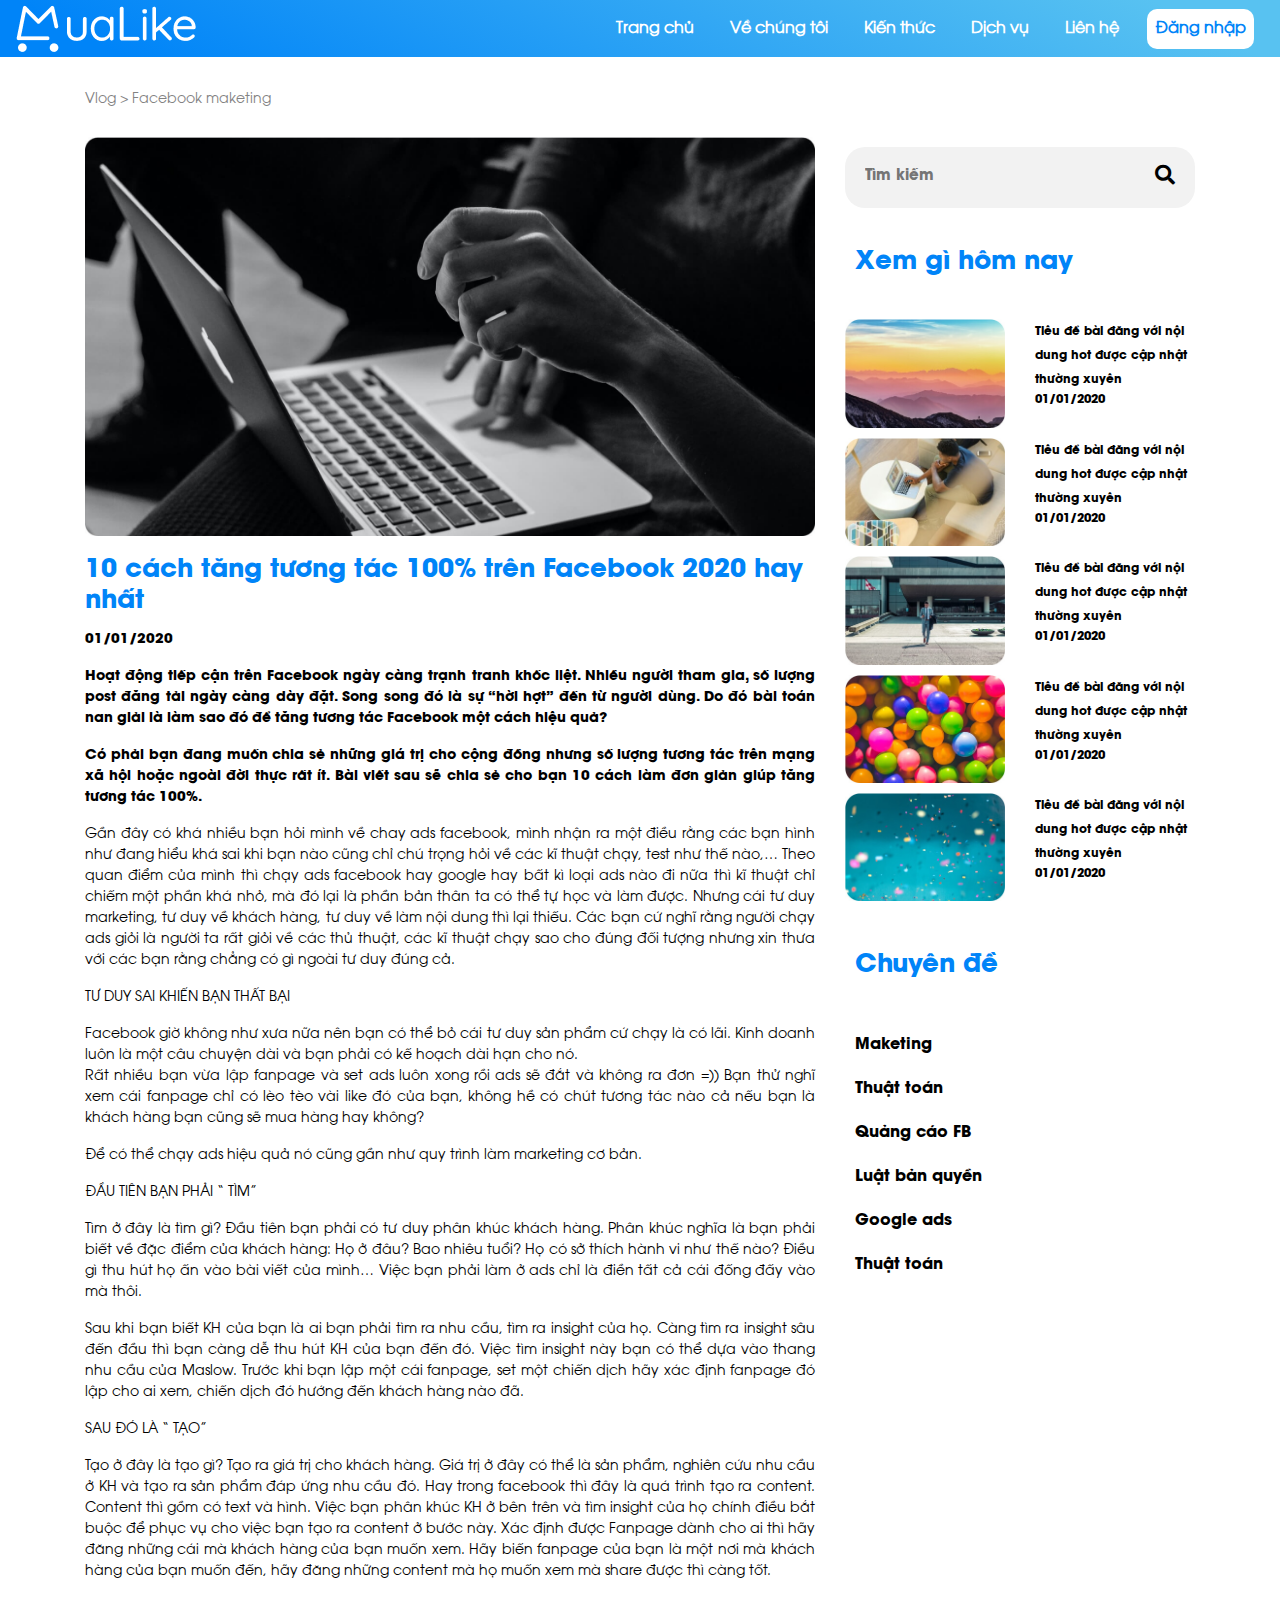
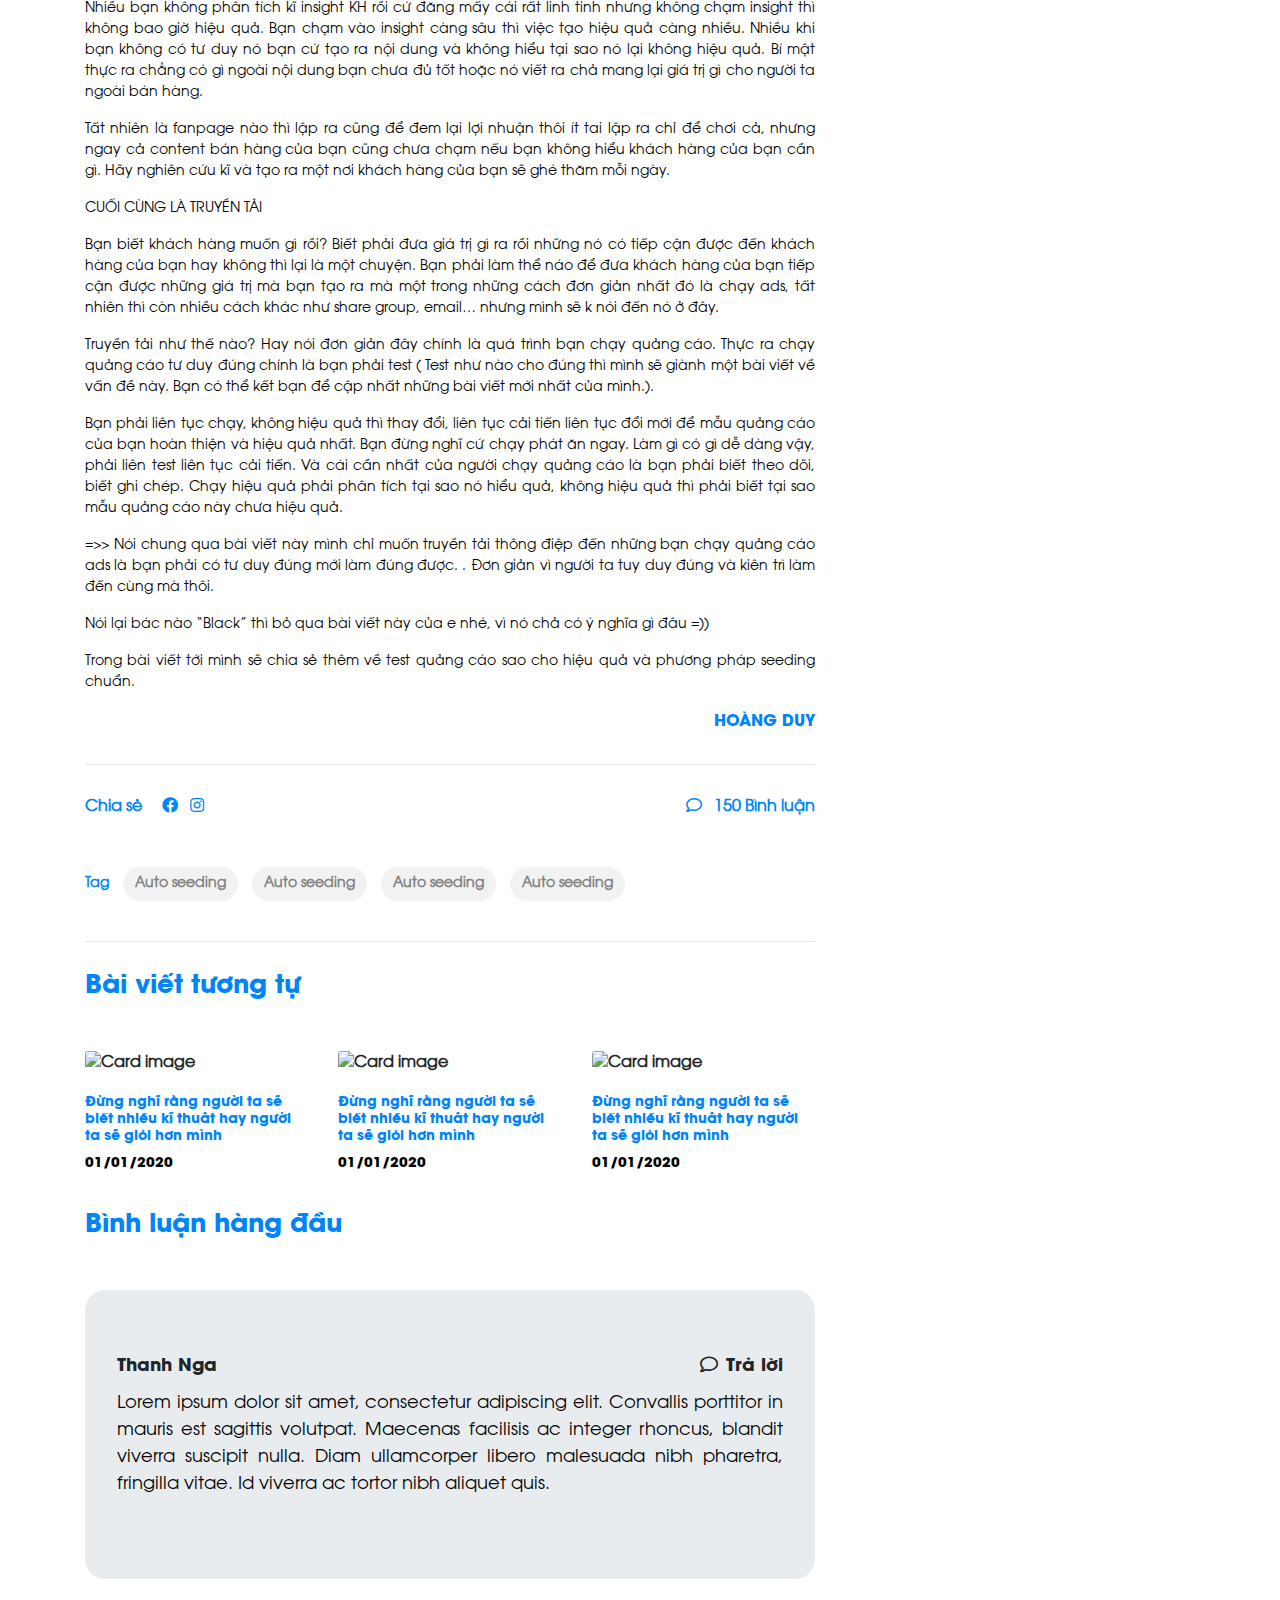
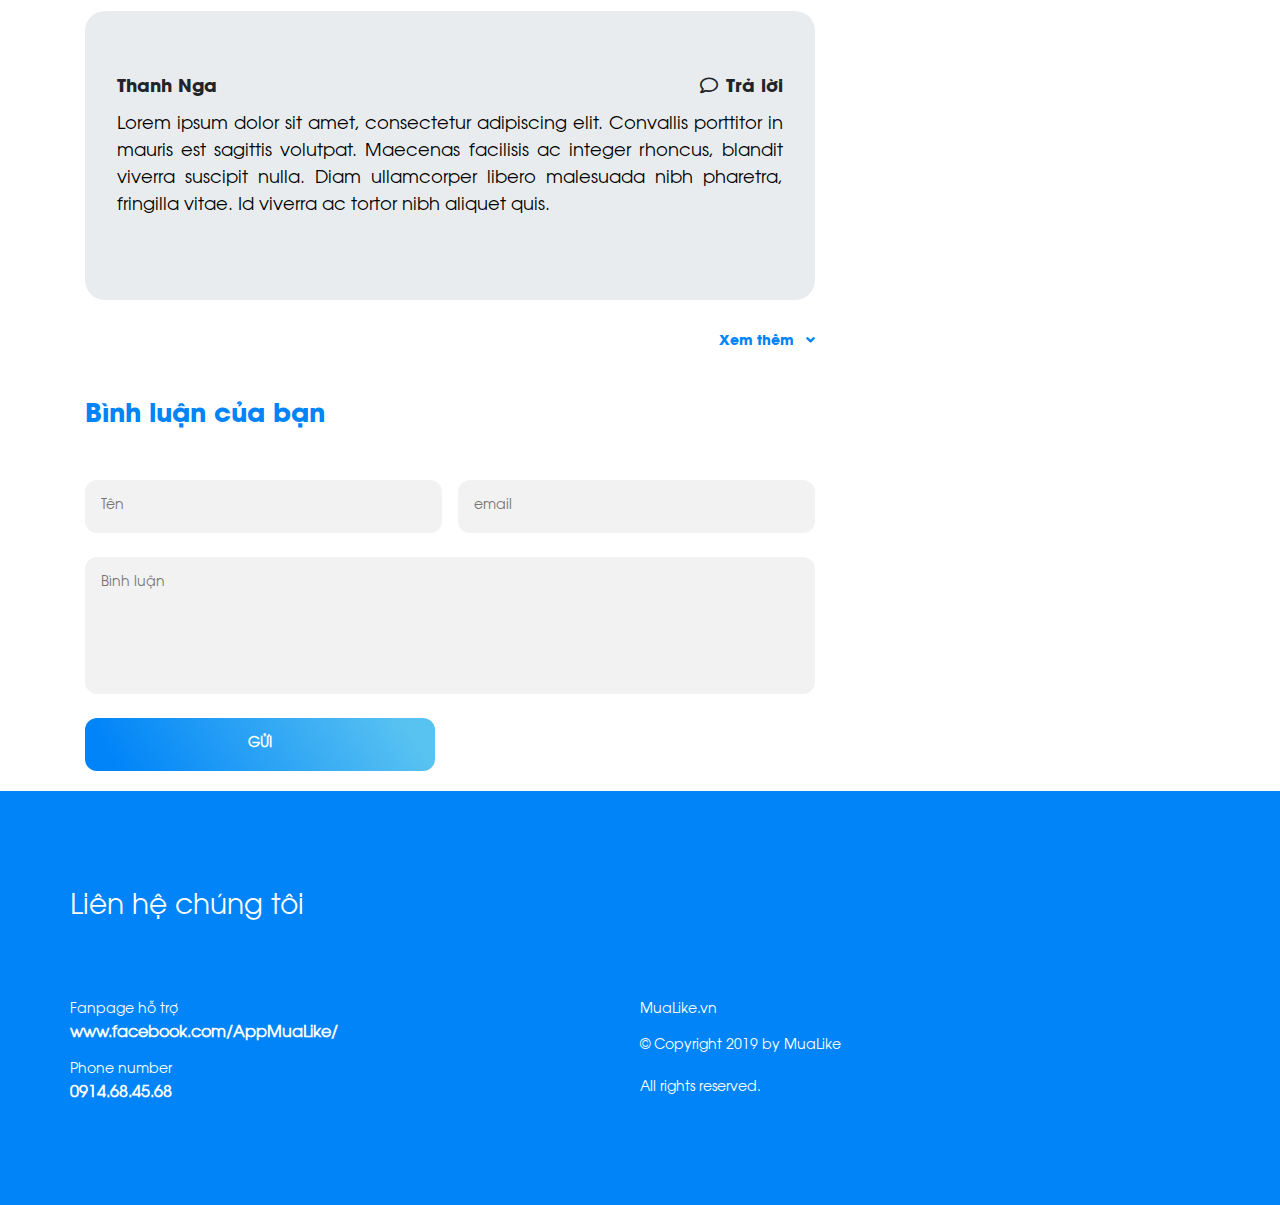
<file: blog-detail.html>
<!DOCTYPE html>
<html lang="en">

<head>
    <title>MuaLike</title>
    <meta charset="UTF-8" />
    <meta name="viewport" content="width=device-width, initial-scale=1.0" />
    <link rel="icon" type="image/png" sizes="16x16" href="./assets/img/favicon.ico" />
    <link rel="stylesheet" href="https://cdnjs.cloudflare.com/ajax/libs/font-awesome/5.13.0/css/all.min.css" />
    <link rel="stylesheet" href="./assets/font/font-iciel/fonts.css" />
    <link rel="stylesheet" href="./assets/cdn/bootstrap-4.3.1-dist/css/bootstrap.min.css" />
    <link rel="stylesheet" href="./assets/css/style.css">
    <link rel="stylesheet" href="./assets/css/blog/style.css" />
</head>

<body>
    <div class="header">
        <nav class="navbar navbar-expand-md py-0">
            <a class="navbar-brand" href="index.html">
                <img alt="logo" data-src="./assets/img/logo.png" class="logo lazyload">
            </a>
            <button class="navbar-toggler d-lg-none row" type="button" data-toggle="collapse"
                data-target="#collapsibleNavId" aria-controls="collapsibleNavId" aria-expanded="false"
                aria-label="Toggle navigation">
                <a class="nav-link login mobile" href="https://app.mualike.me">Đăng nhập</a>
                <span class="navbar-toggler-icon" style="padding-top: 2px;">
                    <img data-src="./assets/img/toggle.png" alt="toggle" class="toggle lazyload">
                </span>
            </button>
            <div class="collapse navbar-collapse justify-content-end" id="collapsibleNavId">
                <ul class="navbar-nav mt-2 mt-lg-0 text-center">
                    <li class="nav-item">
                        <a class="nav-link" href="index.html">Trang chủ</a>
                    </li>
                    <li class="nav-item">
                        <a class="nav-link" href="#info-me">Về chúng tôi</a>
                    </li>
                    <li class="nav-item">
                        <a class="nav-link" href="blog.html">Kiến thức</a>
                    </li>
                    <li class="nav-item">
                        <a class="nav-link" href="#service">Dịch vụ</a>
                    </li>
                    <li class="nav-item">
                        <a class="nav-link" href="#contact">Liên hệ</a>
                    </li>
                    <li class="nav-item login">
                        <a class="nav-link login" href="https://app.mualike.me">Đăng nhập</a>
                    </li>
                </ul>
            </div>
        </nav>
    </div>

    <main>
        <div class="container">
            <div class="main-vlog">
                <p>Vlog > Facebook maketing</p>
            </div>

            <div class="row">
                <div class="col-md-8 col-sm-6">
                    <div class="card p-0 border-0">
                        <img class="card-img-top lazyload" data-src="./assets/img/blog/img-vlog-detail.jpg"
                            alt="10 cách tăng tương tác 100% trên faceook hay nhất" />
                        <div class="card-body">
                            <h4 class="card-title font-iciel-bold">10 cách tăng tương tác 100% trên Facebook
                                2020
                                hay nhất</h4>

                            <p class="font-iciel-bold">
                                01/01/2020
                            </p>
                            <p class="font-iciel-bold">
                                Hoạt động tiếp cận trên Facebook ngày càng trạnh tranh khốc liệt. Nhiều
                                người tham gia, số lượng post đăng tải ngày càng dày đặt. Song song đó
                                là sự “hời hợt” đến từ người dùng. Do đó bài toán nan giải là làm sao đó
                                để tăng tương tác Facebook một cách hiệu quả?
                            </p>
                            <p class="font-iciel-bold">
                                Có phải bạn đang muốn chia sẻ những giá trị cho cộng đồng nhưng số lượng
                                tương tác trên mạng xã hội hoặc ngoài đời thực rất ít. Bài viết sau sẽ
                                chia sẻ cho bạn 10 cách làm đơn giản giúp tăng tương tác 100%.
                            </p>
                            <p>
                                Gần đây có khá nhiều bạn hỏi mình về chay ads facebook, mình nhận ra một
                                điều rằng các bạn hình như đang hiểu khá sai khi bạn nào cũng chỉ chú
                                trọng hỏi về các kĩ thuật chạy, test như thế nào,… Theo quan điểm của
                                mình thì chạy ads facebook hay google hay bất kì loại ads nào đi nữa thì
                                kĩ thuật chỉ chiếm một phần khá nhỏ, mà đó lại là phần bản thân ta có
                                thể tự học và làm được. Nhưng cái tư duy marketing, tư duy về khách
                                hàng, tư duy về làm nội dung thì lại thiếu. Các bạn cứ nghĩ rằng người
                                chạy ads giỏi là người ta rất giỏi về các thủ thuật, các kĩ thuật chạy
                                sao cho đúng đối tượng nhưng xin thưa với các bạn rằng chẳng có gì ngoài
                                tư duy đúng cả.
                            </p>
                            <p>
                                TƯ DUY SAI KHIẾN BẠN THẤT BẠI
                            </p>
                            <p>
                                Facebook giờ không như xưa nữa nên bạn có thể bỏ cái tư duy sản phẩm cứ
                                chạy là có lãi. Kinh doanh luôn là một câu chuyện dài và bạn phải có kế
                                hoạch dài hạn cho nó. <br />
                                Rất nhiều bạn vừa lập fanpage và set ads luôn xong rồi ads sẽ đắt và
                                không ra đơn =)) Bạn thử nghĩ xem cái fanpage chỉ có lèo tèo vài like đó
                                của bạn, không hề có chút tương tác nào cả nếu bạn là khách hàng bạn
                                cũng sẽ mua hàng hay không?
                            </p>
                            <p>
                                Để có thể chạy ads hiệu quả nó cũng gần như quy trình làm marketing cơ
                                bản.
                            </p>
                            <p>
                                ĐẦU TIÊN BẠN PHẢI “ TÌM”
                            </p>
                            <p>
                                Tìm ở đây là tìm gì? Đầu tiên bạn phải có tư duy phân khúc khách hàng.
                                Phân khúc nghĩa là bạn phải biết về đặc điểm của khách hàng: Họ ở đâu?
                                Bao nhiêu tuổi? Họ có sở thích hành vi như thế nào? Điều gì thu hút họ
                                ấn vào bài viết của mình… Việc bạn phải làm ở ads chỉ là điền tất cả cái
                                đống đấy vào mà thôi.
                            </p>
                            <p>
                                Sau khi bạn biết KH của bạn là ai bạn phải tìm ra nhu cầu, tìm ra
                                insight của họ. Càng tìm ra insight sâu đến đầu thì bạn càng dễ thu hút
                                KH của bạn đến đó. Việc tìm insight này bạn có thể dựa vào thang nhu cầu
                                của Maslow. Trước khi bạn lập một cái fanpage, set một chiến dịch hãy
                                xác định fanpage đó lập cho ai xem, chiến dịch đó hướng đến khách hàng
                                nào đã.
                            </p>
                            <p>
                                SAU ĐÓ LÀ “ TẠO”
                            </p>
                            <p>
                                Tạo ở đây là tạo gì? Tạo ra giá trị cho khách hàng. Giá trị ở đây có thể
                                là sản phẩm, nghiên cứu nhu cầu ở KH và tạo ra sản phẩm đáp ứng nhu cầu
                                đó. Hay trong facebook thì đây là quá trình tạo ra content. Content thì
                                gồm có text và hình. Việc bạn phân khúc KH ở bên trên và tìm insight của
                                họ chính điều bắt buộc để phục vụ cho việc bạn tạo ra content ở bước
                                này. Xác định được Fanpage dành cho ai thì hãy đăng những cái mà khách
                                hàng của bạn muốn xem. Hãy biến fanpage của bạn là một nơi mà khách hàng
                                của bạn muốn đến, hãy đăng những content mà họ muốn xem mà share được
                                thì càng tốt.
                            </p>
                            <p>
                                Nhiều bạn không phân tích kĩ insight KH rồi cứ đăng mấy cái rất linh
                                tinh nhưng không chạm insight thì không bao giờ hiệu quả. Bạn chạm vào
                                insight càng sâu thì việc tạo hiệu quả càng nhiều. Nhiều khi bạn không
                                có tư duy nó bạn cứ tạo ra nội dung và không hiểu tại sao nó lại không
                                hiệu quả. Bí mật thực ra chẳng có gì ngoài nội dung bạn chưa đủ tốt hoặc
                                nó viết ra chả mang lại giá trị gì cho người ta ngoài bán hàng.
                            </p>
                            <p>
                                Tất nhiên là fanpage nào thì lập ra cũng để đem lại lợi nhuận thôi ít
                                tai lập ra chỉ để chơi cả, nhưng ngay cả content bán hàng của bạn cũng
                                chưa chạm nếu bạn không hiểu khách hàng của bạn cần gì. Hãy nghiên cứu
                                kĩ và tạo ra một nơi khách hàng của bạn sẽ ghé thăm mỗi ngày.
                            </p>
                            <p>
                                CUỐI CÙNG LÀ TRUYỀN TẢI
                            </p>
                            <p>
                                Bạn biết khách hàng muốn gì rồi? Biết phải đưa giá trị gì ra rồi những
                                nó có tiếp cận được đến khách hàng của bạn hay không thì lại là một
                                chuyện. Bạn phải làm thể náo để đưa khách hàng của bạn tiếp cận được
                                những giá trị mà bạn tạo ra mà một trong những cách đơn giản nhất đó là
                                chạy ads, tất nhiên thì còn nhiều cách khác như share group, email…
                                nhưng mình sẽ k nói đến nó ở đây.
                            </p>
                            <p>
                                Truyền tải như thế nào? Hay nói đơn giản đây chính là quá trình bạn chạy
                                quảng cáo. Thực ra chạy quảng cáo tư duy đúng chính là bạn phải test (
                                Test như nào cho đúng thì mình sẽ giành một bài viết về vấn đề này. Bạn
                                có thể kết bạn để cập nhất những bài viết mới nhất của mình.).
                            </p>
                            <p>
                                Bạn phải liên tục chạy, không hiệu quả thì thay đổi, liên tục cải tiến
                                liên tục đổi mới để mẫu quảng cáo của bạn hoàn thiện và hiệu quả nhất.
                                Bạn đừng nghĩ cứ chạy phát ăn ngay. Làm gì có gì dễ dàng vậy, phải liên
                                test liên tục cải tiến. Và cái cần nhất của người chạy quảng cáo là bạn
                                phải biết theo dõi, biết ghi chép. Chạy hiệu quả phải phân tích tại sao
                                nó hiểu quả, không hiệu quả thì phải biết tại sao mẫu quảng cáo này chưa
                                hiệu quả.
                            </p>
                            <p>
                                =>> Nói chung qua bài viết này mình chỉ muốn truyền tải thông điệp đến
                                những bạn chạy quảng cáo ads là bạn phải có tư duy đúng mới làm đúng
                                được. . Đơn giản vì người ta tuy duy đúng và kiên trì làm đến cùng mà
                                thôi.
                            </p>
                            <p>
                                Nói lại bác nào “Black” thì bỏ qua bài viết này của e nhé, vì nó chả có
                                ý nghĩa gì đâu =))
                            </p>
                            <p>
                                Trong bài viết tới mình sẽ chia sẻ thêm về test quảng cáo sao cho hiệu
                                quả và phương pháp seeding chuẩn.
                            </p>

                            <p class="author font-iciel-bold">
                                HOÀNG DUY
                            </p>

                            <hr />
                            <div class="mb-5 share-comment">
                                <span class="mr-3 ">Chia sẻ</span>
                                <span>
                                    <i class="fab fa-facebook mr-2"></i>
                                    <i class="fab fa-instagram"></i>
                                </span>
                                <span class="float-right">
                                    <i class="far fa-comment mr-2"></i>
                                    <span mr-2>150</span>
                                    <span>Bình luận</span>
                            </div>


                            <div>
                                <a href="#" class="tag-menu active">Tag</a>
                                <a href="#" class="tag-menu">Auto seeding</a>
                                <a href="#" class="tag-menu">Auto seeding</a>
                                <a href="#" class="tag-menu">Auto seeding</a>
                                <a href="#" class="tag-menu">Auto seeding</a>
                            </div>

                            <hr />

                            <h4 class="card-title font-iciel-bold">Bài viết tương tự</h4>
                            <div class="row mt-5">
                                <div class="col-md-4">
                                    <div class="card p-0">
                                        <img class="card-img-top lazyload" data-src="./assets/img/blog/img-vlog-1.jpg"
                                            alt="Card image" />
                                        <div class="card-body font-iciel-bold">
                                            <h5>
                                                Đừng nghĩ rằng người ta sẽ biết nhiều kĩ thuât hay người
                                                ta sẽ giỏi hơn mình
                                            </h5>
                                            <p class="date-same-post">01/01/2020</p>
                                        </div>
                                    </div>
                                </div>

                                <div class="col-md-4">
                                    <div class="card p-0">
                                        <img class="card-img-top lazyload" data-src="./assets/img/blog/img-vlog-2.jpg"
                                            alt="Card image" />
                                        <div class="card-body font-iciel-bold">
                                            <h5>
                                                Đừng nghĩ rằng người ta sẽ biết nhiều kĩ thuât hay người
                                                ta sẽ giỏi hơn mình
                                            </h5>
                                            <p class="date-same-post">01/01/2020</p>
                                        </div>
                                    </div>
                                </div>

                                <div class="col-md-4">
                                    <div class="card p-0">
                                        <img class="card-img-top lazyload" data-src="./assets/img/blog/img-vlog-3.jpg"
                                            alt="Card image" />
                                        <div class="card-body font-iciel-bold">
                                            <h5>
                                                Đừng nghĩ rằng người ta sẽ biết nhiều kĩ thuât hay người
                                                ta sẽ giỏi hơn mình
                                            </h5>
                                            <p class="date-same-post">01/01/2020</p>
                                        </div>
                                    </div>
                                </div>
                            </div>

                            <h4 class="card-title font-iciel-bold">Bình luận hàng đầu</h4>

                            <div class="jumbotron mt-5 ">
                                <span class="font-iciel-bold">Thanh Nga</span>
                                <span class="float-right font-iciel-bold"><i class="far fa-comment mr-2"></i>Trả
                                    lời</span>
                                <p>Lorem ipsum dolor sit amet, consectetur adipiscing
                                    elit. Convallis porttitor in mauris est sagittis volutpat. Maecenas
                                    facilisis ac integer rhoncus, blandit viverra suscipit nulla. Diam
                                    ullamcorper libero malesuada nibh pharetra, fringilla vitae. Id
                                    viverra
                                    ac tortor nibh aliquet quis.</p>
                            </div>

                            <div class="jumbotron">
                                <span class="font-iciel-bold">Thanh Nga</span>
                                <span class="float-right font-iciel-bold"><i class="far fa-comment mr-2"></i>Trả
                                    lời</span>
                                <p>Lorem ipsum dolor sit amet, consectetur adipiscing
                                    elit. Convallis porttitor in mauris est sagittis volutpat. Maecenas
                                    facilisis ac integer rhoncus, blandit viverra suscipit nulla. Diam
                                    ullamcorper libero malesuada nibh pharetra, fringilla vitae. Id
                                    viverra
                                    ac tortor nibh aliquet quis.</p>
                            </div>
                            <p class="read-more-comment font-iciel-bold">Xem thêm <i class="fas fa-angle-down ml-2"></i>
                            </p>

                            <h4 class="card-title font-iciel-bold my-5">Bình luận của bạn</h4>

                            <form class="form-comment">
                                <div class="row">
                                    <div class="col pr-2">
                                        <input type="text" class="input-commnet" placeholder="Tên">
                                    </div>
                                    <div class="col pl-2">
                                        <input type="text" class="input-commnet" placeholder="email">
                                    </div>
                                </div>
                                <div class="mt-4">
                                    <textarea class="textarea-comment" rows="5" placeholder="Bình luận"></textarea>
                                </div>
                                <div class="row mt-4">
                                    <div class="col-md-6">
                                        <a href="#" class="btn-comment">GỬI</a>
                                    </div>
                                </div>
                            </form>
                        </div>
                    </div>
                </div>

                <div class="col-md-4 col-sm-6">
                    <aside class="mt-md-0 mt-5 font-iciel-bold">
                        <form>
                            <div class="search-input font-iciel-bold">
                                <input type="text" placeholder="Tìm kiếm" />
                                <div class="btn-search">
                                    <a href="#"><i class="fas fa-search"></i></a>
                                </div>
                            </div>
                        </form>

                        <h4 class="aside-title ">
                            Xem gì hôm nay
                        </h4>

                        <div class="card p-0">
                            <div class="row">
                                <div class="col-md-6 col-12">
                                    <img class="card-img-top lazyload" data-src="./assets/img/blog/img-title-1.jpg"
                                        alt="Card image" />
                                </div>
                                <div class="col-md-6 col-12">
                                    <div class="card-body">
                                        <a href="#" class="card-title">
                                            Tiêu để bài đăng với nội dung hot được cập nhật thường xuyên
                                        </a>
                                        <p class="date">
                                            01/01/2020
                                        </p>
                                    </div>
                                </div>
                            </div>
                        </div>

                        <div class="card p-0">
                            <div class="row">
                                <div class="col-md-6 col-12">
                                    <img class="card-img-top lazyload" data-src="./assets/img/blog/img-title-2.jpg"
                                        alt="Card image" />
                                </div>
                                <div class="col-md-6 col-12">
                                    <div class="card-body">
                                        <a href="#" class="card-title">
                                            Tiêu để bài đăng với nội dung hot được cập nhật thường xuyên
                                        </a>
                                        <p class="date">
                                            01/01/2020
                                        </p>
                                    </div>
                                </div>
                            </div>
                        </div>

                        <div class="card p-0">
                            <div class="row">
                                <div class="col-md-6 col-12">
                                    <img class="card-img-top lazyload" data-src="./assets/img/blog/img-title-3.jpg"
                                        alt="Card image" />
                                </div>
                                <div class="col-md-6 col-12">
                                    <div class="card-body">
                                        <a href="#" class="card-title">
                                            Tiêu để bài đăng với nội dung hot được cập nhật thường xuyên
                                        </a>
                                        <p class="date">
                                            01/01/2020
                                        </p>
                                    </div>
                                </div>
                            </div>
                        </div>

                        <div class="card p-0">
                            <div class="row">
                                <div class="col-md-6 col-12">
                                    <img class="card-img-top lazyload" data-src="./assets/img/blog/img-title-4.jpg"
                                        alt="Card image" />
                                </div>
                                <div class="col-md-6 col-12">
                                    <div class="card-body">
                                        <a href="#" class="card-title">
                                            Tiêu để bài đăng với nội dung hot được cập nhật thường xuyên
                                        </a>
                                        <p class="date">
                                            01/01/2020
                                        </p>
                                    </div>
                                </div>
                            </div>
                        </div>

                        <div class="card p-0">
                            <div class="row">
                                <div class="col-md-6 col-12">
                                    <img class="card-img-top lazyload" data-src="./assets/img/blog/img-title-5.jpg"
                                        alt="Card image" />
                                </div>
                                <div class="col-md-6 col-12">
                                    <div class="card-body">
                                        <a href="#" class="card-title">
                                            Tiêu để bài đăng với nội dung hot được cập nhật thường xuyên
                                        </a>
                                        <p class="date">
                                            01/01/2020
                                        </p>
                                    </div>
                                </div>
                            </div>
                        </div>

                        <h4 class="aside-title">
                            Chuyên đề
                        </h4>

                        <ul class="aside-list">
                            <li><a href="#">Maketing</a></li>
                            <li><a href="#">Thuật toán</a></li>
                            <li><a href="#">Quảng cáo FB</a></li>
                            <li><a href="#">Luật bản quyền</a></li>
                            <li><a href="#">Google ads</a></li>
                            <li><a href="#">Thuật toán</a></li>
                        </ul>
                    </aside>
                </div>
            </div>
        </div>
    </main>

    <div id="contact" class="footer container-fluid">
        <div class="container footer">
            <h3 class="row footer">Liên hệ chúng tôi <br></h3>
            <div class="row footer">
                <div class="col-12 col-md-6 footer">
                    <p class="footer">Fanpage hỗ trợ</p>
                    <a class="footer" href="https://www.facebook.com/AppMuaLike/"
                        target="_blank">www.facebook.com/AppMuaLike/</a>
                    <p class="footer">Phone number</p>
                    <a class="footer" href="tel:84914684568">0914.68.45.68</a>
                </div>
                <div class="col-12 col-md-6 footer">
                    <p class="footer">MuaLike.vn</p>
                    <p class="footer">© Copyright 2019 by MuaLike <br><br> All rights reserved.</p>
                </div>
            </div>
        </div>
    </div>

    <script src="./assets/cdn/jquery-3.3.1.slim.min.js"></script>
    <script src="./assets/cdn/popper.min.js" defer></script>
    <script src="./assets/cdn/bootstrap-4.3.1-dist/js/bootstrap.min.js" defer></script>
    <script src="./assets/cdn/lazyload.min.js"></script>

    <script type="text/javascript">
        $("img.lazyload").lazyload();
    </script>
</body>


</html>
</file>
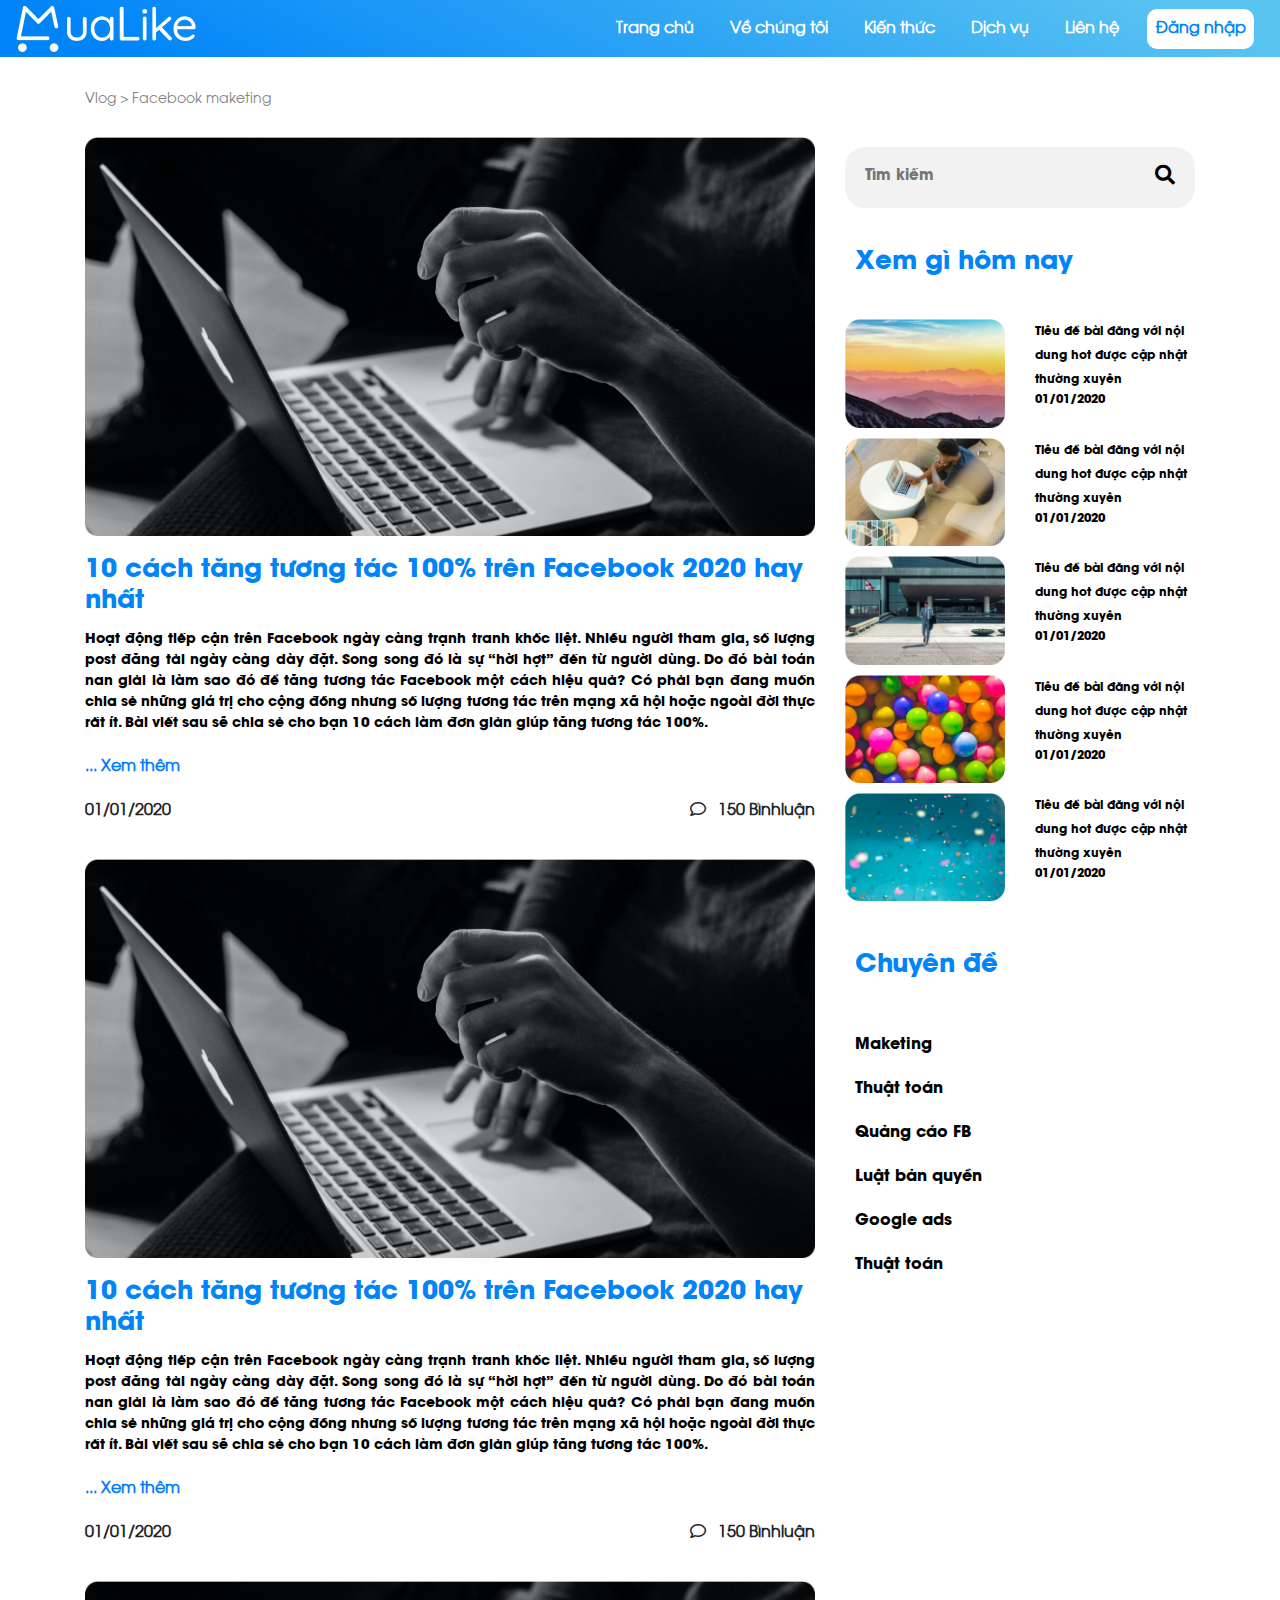
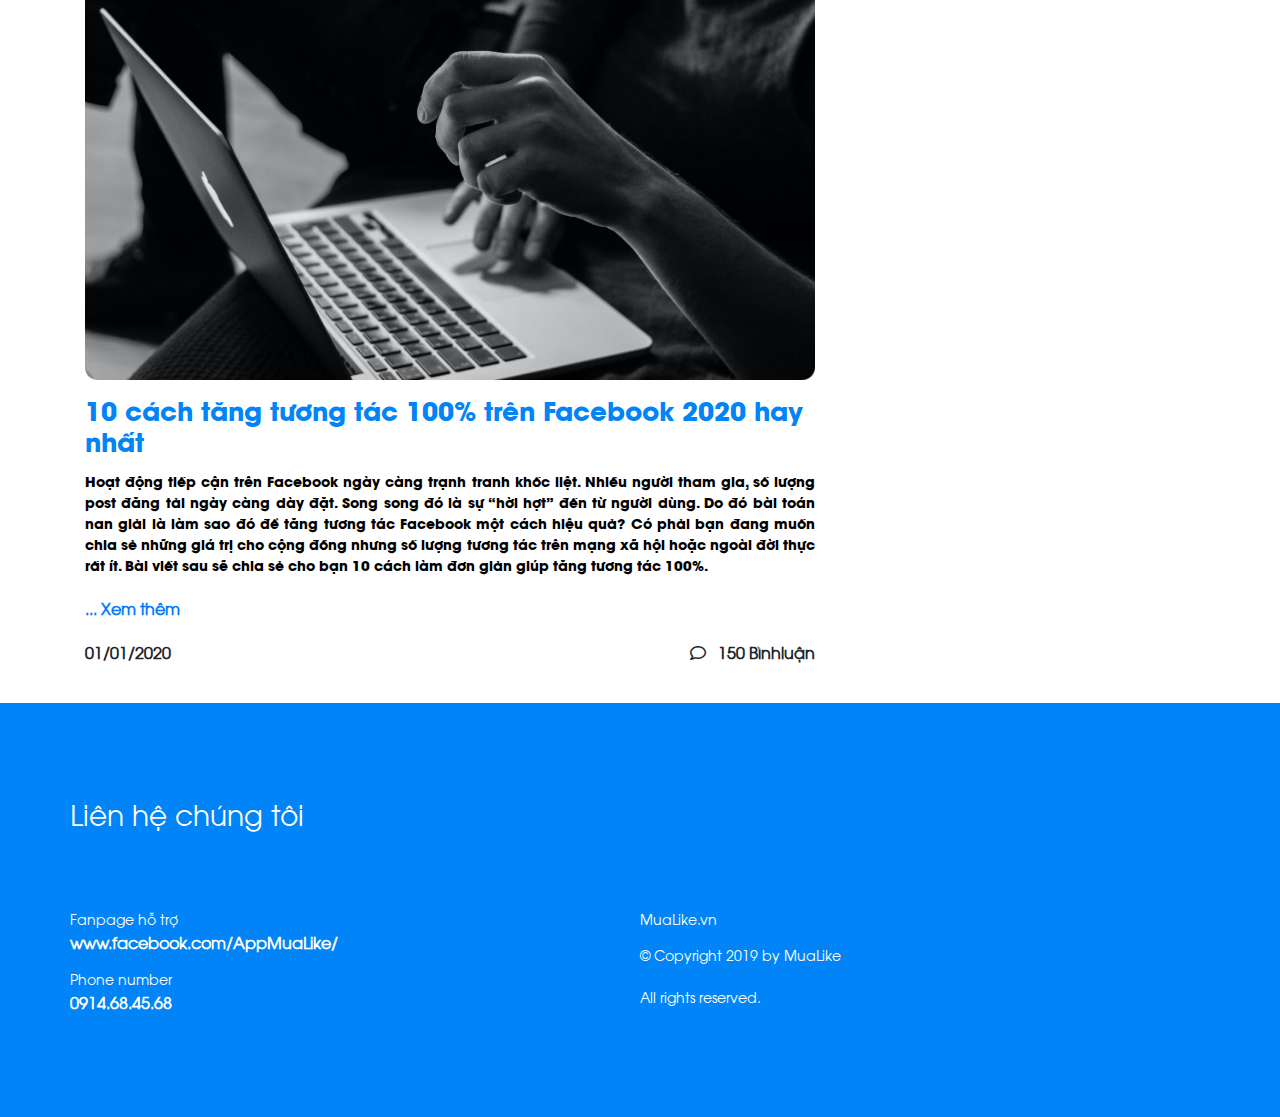
<file: blog.html>
<!DOCTYPE html>
<html lang="en">

<head>
    <title>MuaLike</title>
    <meta charset="UTF-8" />
    <meta name="viewport" content="width=device-width, initial-scale=1.0" />
    <link rel="icon" type="image/png" sizes="16x16" href="./assets/img/favicon.ico" />
    <link rel="stylesheet" href="https://cdnjs.cloudflare.com/ajax/libs/font-awesome/5.13.0/css/all.min.css" />
    <link rel="stylesheet" href="./assets/font/font-iciel/fonts.css" />
    <link rel="stylesheet" href="./assets/cdn/bootstrap-4.3.1-dist/css/bootstrap.min.css" />
    <link rel="stylesheet" href="./assets/css/style.css" />
    <link rel="stylesheet" href="./assets/css/blog/style.css" />
</head>

<body>
    <div class="header">
        <nav class="navbar navbar-expand-md py-0">
            <a class="navbar-brand" href="index.html">
                <img alt="logo" data-src="./assets/img/logo.png" class="logo lazyload" />
            </a>
            <button class="navbar-toggler d-lg-none row" type="button" data-toggle="collapse"
                data-target="#collapsibleNavId" aria-controls="collapsibleNavId" aria-expanded="false"
                aria-label="Toggle navigation">
                <a class="nav-link login mobile" href="https://app.mualike.me">Đăng nhập</a>
                <span class="navbar-toggler-icon" style="padding-top: 2px;">
                    <img data-src="./assets/img/toggle.png" alt="toggle" class="toggle lazyload" />
                </span>
            </button>
            <div class="collapse navbar-collapse justify-content-end" id="collapsibleNavId">
                <ul class="navbar-nav mt-2 mt-lg-0 text-center">
                    <li class="nav-item">
                        <a class="nav-link" href="index.html">Trang chủ</a>
                    </li>
                    <li class="nav-item">
                        <a class="nav-link" href="#info-me">Về chúng tôi</a>
                    </li>
                    <li class="nav-item">
                        <a class="nav-link" href="blog.html">Kiến thức</a>
                    </li>
                    <li class="nav-item">
                        <a class="nav-link" href="#service">Dịch vụ</a>
                    </li>
                    <li class="nav-item">
                        <a class="nav-link" href="#contact">Liên hệ</a>
                    </li>
                    <li class="nav-item login">
                        <a class="nav-link login" href="https://app.mualike.me">Đăng nhập</a>
                    </li>
                </ul>
            </div>
        </nav>
    </div>

    <main>
        <div class="container">
            <div class="main-vlog">
                <p>Vlog > Facebook maketing</p>
            </div>

            <div class="row">
                <div class="col-md-8 col-sm-6">
                    <div class="card p-0 border-0">
                        <img class="card-img-top lazyload" data-src="./assets/img/blog/img-vlog-detail.jpg"
                            alt="10 cách tăng tương tác 100% trên faceook hay nhất" />
                        <div class="card-body">
                            <h4 class="card-title font-iciel-bold">
                                10 cách tăng tương tác 100% trên Facebook
                                2020
                                hay nhất
                            </h4>
                            <p class="font-iciel-bold">
                                Hoạt động tiếp cận trên Facebook ngày càng trạnh tranh khốc liệt. Nhiều
                                người tham gia, số lượng post đăng tải ngày càng dày đặt. Song song đó
                                là sự “hời hợt” đến từ người dùng. Do đó bài toán nan giải là làm sao đó
                                để tăng tương tác Facebook một cách hiệu quả?
                                Có phải bạn đang muốn chia sẻ những giá trị cho cộng đồng nhưng số lượng
                                tương tác trên mạng xã hội hoặc ngoài đời thực rất ít. Bài viết sau sẽ
                                chia sẻ cho bạn 10 cách làm đơn giản giúp tăng tương tác 100%. 
                            </p>
                            <a
                                    href="./blog-detail.html" class="read-more">... Xem thêm
                            </a>

                            <div class="mb-3">
                                <span>01/01/2020</span>
                                <span class="float-right">
                                    <i class="far fa-comment mr-2"></i>
                                    <span mr-2>150</span>
                                    <span>Bìnhluận</span>
                            </div>
                        </div>
                    </div>

                    <div class="card p-0 border-0">
                        <img class="card-img-top lazyload" data-src="./assets/img/blog/img-vlog-detail.jpg"
                            alt="10 cách tăng tương tác 100% trên faceook hay nhất" />
                        <div class="card-body">
                            <h4 class="card-title font-iciel-bold">
                                10 cách tăng tương tác 100% trên Facebook
                                2020
                                hay nhất
                            </h4>
                            <p class="font-iciel-bold">
                                Hoạt động tiếp cận trên Facebook ngày càng trạnh tranh khốc liệt. Nhiều
                                người tham gia, số lượng post đăng tải ngày càng dày đặt. Song song đó
                                là sự “hời hợt” đến từ người dùng. Do đó bài toán nan giải là làm sao đó
                                để tăng tương tác Facebook một cách hiệu quả?
                                Có phải bạn đang muốn chia sẻ những giá trị cho cộng đồng nhưng số lượng
                                tương tác trên mạng xã hội hoặc ngoài đời thực rất ít. Bài viết sau sẽ
                                chia sẻ cho bạn 10 cách làm đơn giản giúp tăng tương tác 100%. 
                            </p>
                            <a
                                    href="./blog-detail.html" class="read-more">... Xem thêm
                            </a>

                            <div class="mb-3">
                                <span>01/01/2020</span>
                                <span class="float-right">
                                    <i class="far fa-comment mr-2"></i>
                                    <span mr-2>150</span>
                                    <span>Bìnhluận</span>
                            </div>
                        </div>
                    </div>

                    <div class="card p-0 border-0">
                        <img class="card-img-top lazyload" data-src="./assets/img/blog/img-vlog-detail.jpg"
                            alt="10 cách tăng tương tác 100% trên faceook hay nhất" />
                        <div class="card-body">
                            <h4 class="card-title font-iciel-bold">
                                10 cách tăng tương tác 100% trên Facebook
                                2020
                                hay nhất
                            </h4>
                            <p class="font-iciel-bold">
                                Hoạt động tiếp cận trên Facebook ngày càng trạnh tranh khốc liệt. Nhiều
                                người tham gia, số lượng post đăng tải ngày càng dày đặt. Song song đó
                                là sự “hời hợt” đến từ người dùng. Do đó bài toán nan giải là làm sao đó
                                để tăng tương tác Facebook một cách hiệu quả?
                                Có phải bạn đang muốn chia sẻ những giá trị cho cộng đồng nhưng số lượng
                                tương tác trên mạng xã hội hoặc ngoài đời thực rất ít. Bài viết sau sẽ
                                chia sẻ cho bạn 10 cách làm đơn giản giúp tăng tương tác 100%. 
                            </p>
                            <a
                                    href="./blog-detail.html" class="read-more">... Xem thêm
                            </a>

                            <div class="mb-3">
                                <span>01/01/2020</span>
                                <span class="float-right">
                                    <i class="far fa-comment mr-2"></i>
                                    <span mr-2>150</span>
                                    <span>Bìnhluận</span>
                            </div>
                        </div>
                    </div>
                </div>

                <div class="col-md-4 col-sm-6">
                    <aside class="mt-md-0 mt-5 font-iciel-bold">
                        <form>
                            <div class="search-input font-iciel-bold">
                                <input type="text" placeholder="Tìm kiếm" />
                                <div class="btn-search">
                                    <a href="#"><i class="fas fa-search"></i></a>
                                </div>
                            </div>
                        </form>

                        <h4 class="aside-title ">
                            Xem gì hôm nay
                        </h4>

                        <div class="card p-0">
                            <div class="row">
                                <div class="col-md-6 col-12">
                                    <img class="card-img-top lazyload" data-src="./assets/img/blog/img-title-1.jpg"
                                        alt="Card image" />
                                </div>
                                <div class="col-md-6 col-12">
                                    <div class="card-body">
                                        <a href="#" class="card-title">
                                            Tiêu để bài đăng với nội dung hot được cập nhật thường xuyên
                                        </a>
                                        <p class="date">
                                            01/01/2020
                                        </p>
                                    </div>
                                </div>
                            </div>
                        </div>

                        <div class="card p-0">
                            <div class="row">
                                <div class="col-md-6 col-12">
                                    <img class="card-img-top lazyload" data-src="./assets/img/blog/img-title-2.jpg"
                                        alt="Card image" />
                                </div>
                                <div class="col-md-6 col-12">
                                    <div class="card-body">
                                        <a href="#" class="card-title">
                                            Tiêu để bài đăng với nội dung hot được cập nhật thường xuyên
                                        </a>
                                        <p class="date">
                                            01/01/2020
                                        </p>
                                    </div>
                                </div>
                            </div>
                        </div>

                        <div class="card p-0">
                            <div class="row">
                                <div class="col-md-6 col-12">
                                    <img class="card-img-top lazyload" data-src="./assets/img/blog/img-title-3.jpg"
                                        alt="Card image" />
                                </div>
                                <div class="col-md-6 col-12">
                                    <div class="card-body">
                                        <a href="#" class="card-title">
                                            Tiêu để bài đăng với nội dung hot được cập nhật thường xuyên
                                        </a>
                                        <p class="date">
                                            01/01/2020
                                        </p>
                                    </div>
                                </div>
                            </div>
                        </div>

                        <div class="card p-0">
                            <div class="row">
                                <div class="col-md-6 col-12">
                                    <img class="card-img-top lazyload" data-src="./assets/img/blog/img-title-4.jpg"
                                        alt="Card image" />
                                </div>
                                <div class="col-md-6 col-12">
                                    <div class="card-body">
                                        <a href="#" class="card-title">
                                            Tiêu để bài đăng với nội dung hot được cập nhật thường xuyên
                                        </a>
                                        <p class="date">
                                            01/01/2020
                                        </p>
                                    </div>
                                </div>
                            </div>
                        </div>

                        <div class="card p-0">
                            <div class="row">
                                <div class="col-md-6 col-12">
                                    <img class="card-img-top lazyload" data-src="./assets/img/blog/img-title-5.jpg"
                                        alt="Card image" />
                                </div>
                                <div class="col-md-6 col-12">
                                    <div class="card-body">
                                        <a href="#" class="card-title">
                                            Tiêu để bài đăng với nội dung hot được cập nhật thường xuyên
                                        </a>
                                        <p class="date">
                                            01/01/2020
                                        </p>
                                    </div>
                                </div>
                            </div>
                        </div>

                        <h4 class="aside-title">
                            Chuyên đề
                        </h4>

                        <ul class="aside-list">
                            <li><a href="#">Maketing</a></li>
                            <li><a href="#">Thuật toán</a></li>
                            <li><a href="#">Quảng cáo FB</a></li>
                            <li><a href="#">Luật bản quyền</a></li>
                            <li><a href="#">Google ads</a></li>
                            <li><a href="#">Thuật toán</a></li>
                        </ul>
                    </aside>
                </div>
            </div>
        </div>
    </main>

    <div id="contact" class="footer container-fluid">
        <div class="container footer">
            <h3 class="row footer">Liên hệ chúng tôi <br></h3>
            <div class="row footer">
                <div class="col-12 col-md-6 footer">
                    <p class="footer">Fanpage hỗ trợ</p>
                    <a class="footer" href="https://www.facebook.com/AppMuaLike/"
                        target="_blank">www.facebook.com/AppMuaLike/</a>
                    <p class="footer">Phone number</p>
                    <a class="footer" href="tel:84914684568">0914.68.45.68</a>
                </div>
                <div class="col-12 col-md-6 footer">
                    <p class="footer">MuaLike.vn</p>
                    <p class="footer">© Copyright 2019 by MuaLike <br><br> All rights reserved.</p>
                </div>
            </div>
        </div>
    </div>

    <script src="./assets/cdn/jquery-3.3.1.slim.min.js"></script>
    <script src="./assets/cdn/popper.min.js" defer></script>
    <script src="./assets/cdn/bootstrap-4.3.1-dist/js/bootstrap.min.js" defer></script>
    <script src="./assets/cdn/lazyload.min.js"></script>

    <script type="text/javascript">
        $("img.lazyload").lazyload();
    </script>
</body>

</html>
</file>
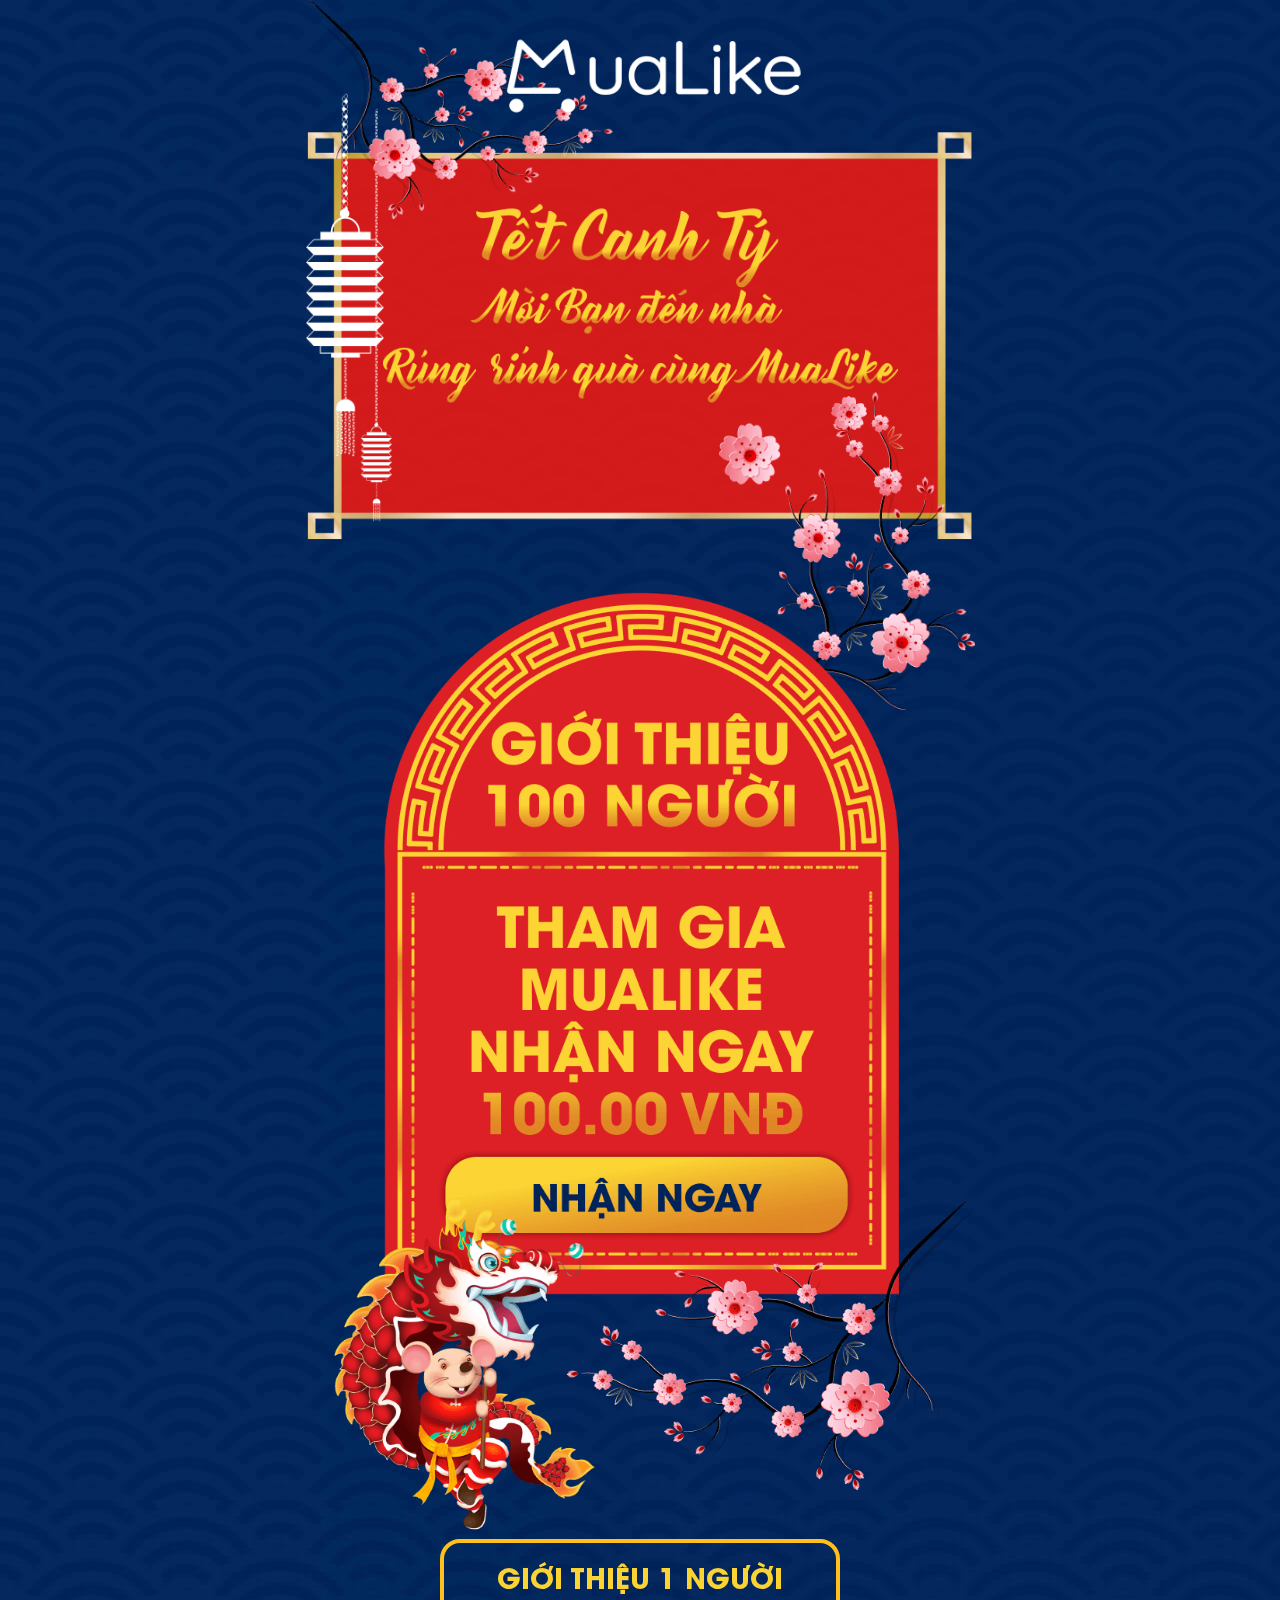
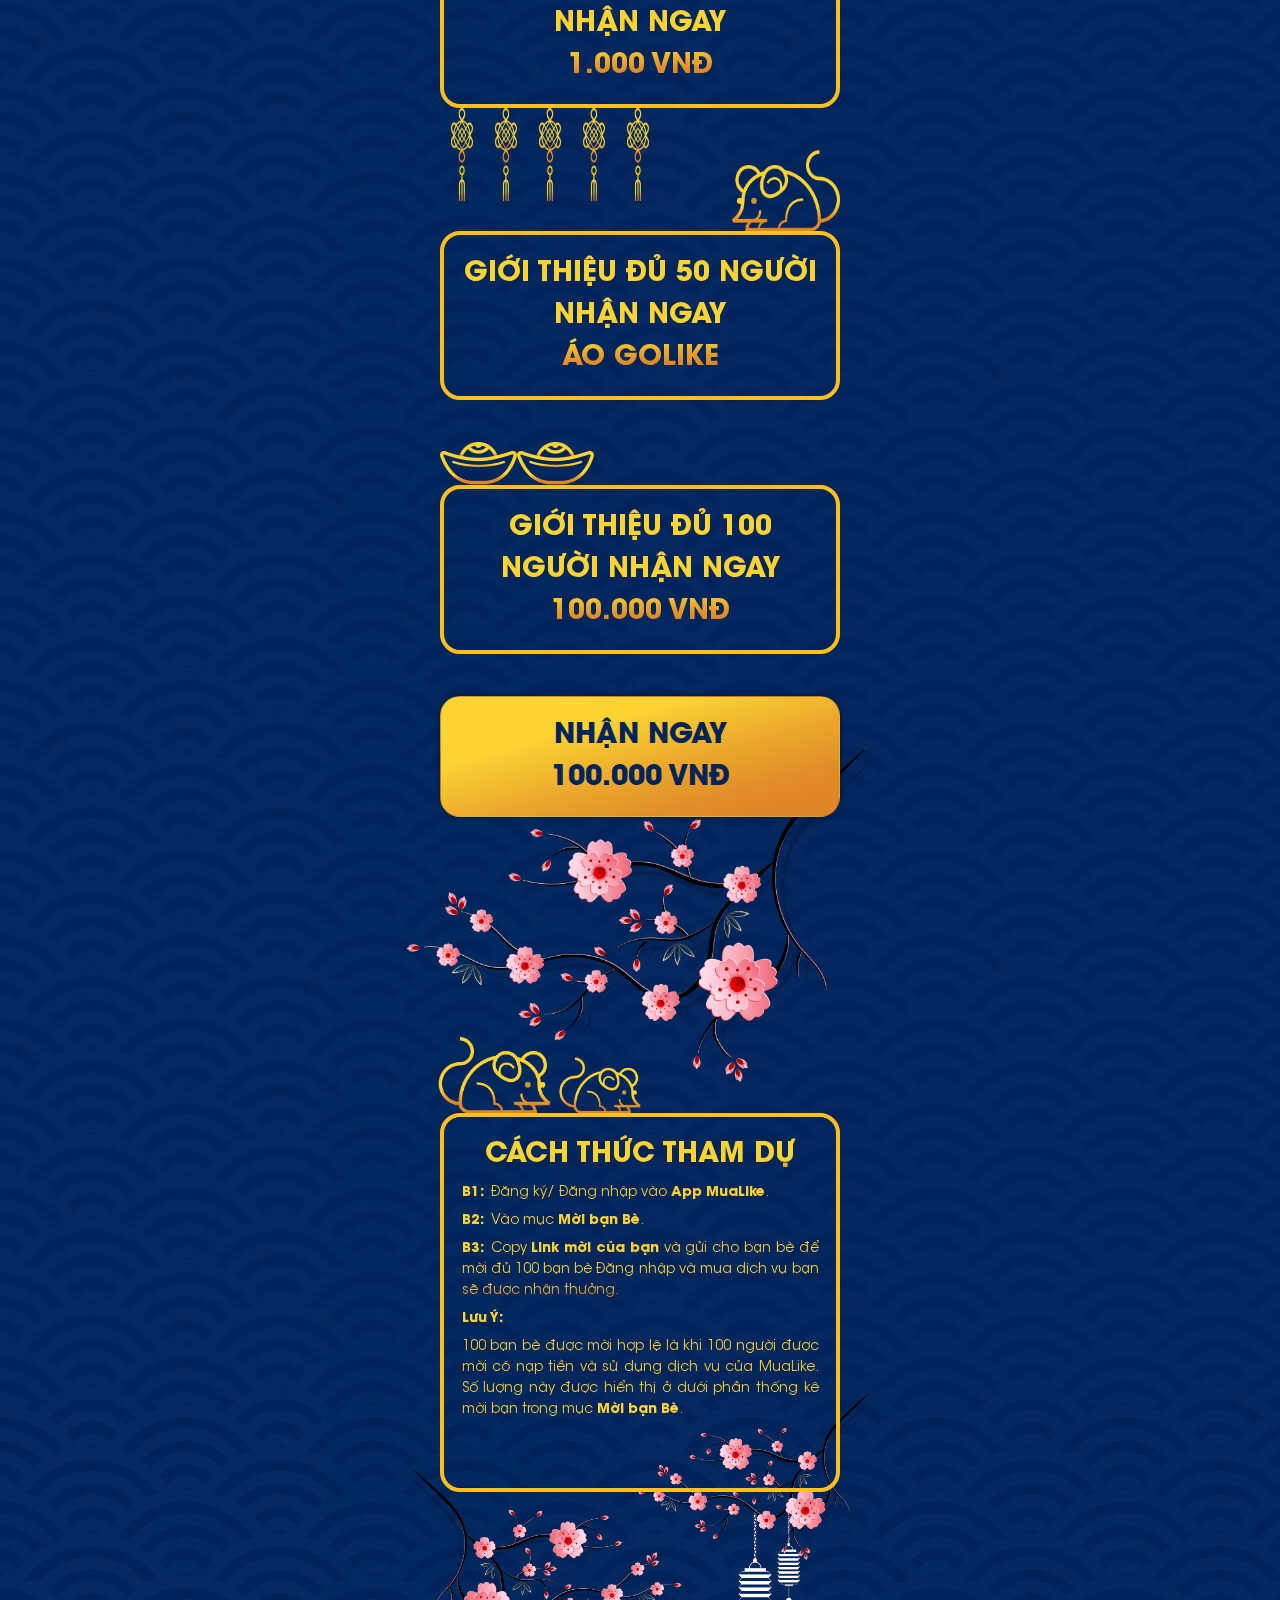
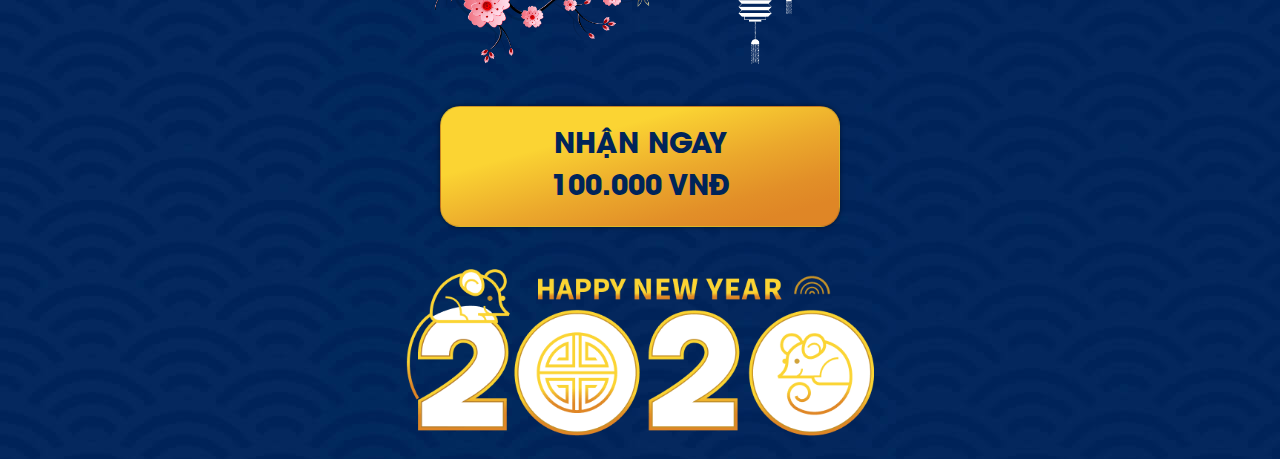
<file: event.html>
<!DOCTYPE html>
<html lang="en">

<head>
    <meta charset="utf-8">
    <meta http-equiv="X-UA-Compatible" content="IE=edge">
    <meta name="viewport" content="width=device-width, initial-scale=1.0, maximum-scale=1.0, user-scalable=0" />
    <meta name="description" content="">
    <meta name="author" content="">
    <link rel="icon" type="image/png" sizes="16x16" href="./assets/img/favicon.png">
    <title>MuaLike</title>
    <link rel="stylesheet" href="./assets/font/fonts-vie-avantgarde/fonts.css">
    <link rel="stylesheet" href="./assets/cdn/bootstrap-4.3.1-dist/css/bootstrap.min.css">
    <link rel="stylesheet" href="https://use.fontawesome.com/releases/v5.6.3/css/all.css" integrity="sha384-UHRtZLI+pbxtHCWp1t77Bi1L4ZtiqrqD80Kn4Z8NTSRyMA2Fd33n5dQ8lWUE00s/" crossorigin="anonymous">
    <link href="https://fonts.googleapis.com/css?family=Material+Icons|Material+Icons+Outlined|Material+Icons+Two+Tone|Material+Icons+Round|Material+Icons+Sharp"
rel="stylesheet" />
    <link rel="stylesheet" href="./assets/css/event-style.css">
</head>
<body>
    <div id="app">
        <div class="container mualike text-center">
            <a href="http://app.mualike.me" target="_blank" rel="noopener noreferrer">
                <img class="home" src="./assets/img/background/home.png" width="100%" height="100%" alt="">
            </a>
            <a href="http://app.mualike.me" target="_blank" rel="noopener noreferrer">
                <img class="referral" src="./assets/img/background/referral.png" width="100%" height="100%" alt="">
            </a>
            <!-- <div class="noti-referral"> -->
                <div class="card card-referral mt-4 mt-md-0">
                    <div class="card-body">
                        <h2 class="bold color-referral mb-0">GIỚI THIỆU 1 NGƯỜI NHẬN NGAY<br>1.000 VNĐ</h2>
                    </div>
                </div>
                <div class="row">
                    <div class="col-auto px-0">
                        <img class="" src="./assets/img/background/langlo.png" width="50%" height="80%" alt="">
                    </div>
                    <div class="col-auto px-0">
                        <img class="" src="./assets/img/background/langlo.png" width="50%" height="80%" alt="">
                    </div>
                    <div class="col-auto px-0">
                        <img class="" src="./assets/img/background/langlo.png" width="50%" height="80%" alt="">
                    </div>
                    <div class="col-auto px-0">
                        <img class="" src="./assets/img/background/langlo.png" width="50%" height="80%" alt="">
                    </div>
                    <div class="col-auto px-0">
                        <img class="" src="./assets/img/background/langlo.png" width="50%" height="80%" alt="">
                    </div>
                    <div class="col text-right px-0">
                        <img class="mt-5" src="./assets/img/background/mouse.png" width="60%" height="70%" alt="">
                    </div>
                </div>
                <div class="card card-referral mt-2">
                    <div class="card-body">
                        <h2 class="bold color-referral mb-0">GIỚI THIỆU ĐỦ 50 NGƯỜI NHẬN NGAY<br>ÁO GOLIKE</h2>
                    </div>
                </div>
                <div class="row mt-5">
                    <div class="col-auto text-left px-0">
                        <img class="" src="./assets/img/background/coin.png" width="100%" height="100%" alt="">
                    </div>
                    <div class="col-auto text-left px-0">
                        <img class="" src="./assets/img/background/coin.png" width="100%" height="100%" alt="">
                    </div>
                </div>
                <div class="card card-referral">
                    <div class="card-body">
                        <h2 class="bold color-referral mb-0">GIỚI THIỆU ĐỦ 100 NGƯỜI NHẬN NGAY<br>100.000 VNĐ</h2>
                    </div>
                </div>
                <a class="card card-coin mt-5" href="http://app.mualike.me" target="_blank" rel="noopener noreferrer">
                    <div class="card-body">
                        <h2 class="bold mb-0">NHẬN NGAY<br>100.000 VNĐ</h2>
                    </div>
                </a>
                <img class="mouse2" src="./assets/img/background/mouse2.png" width="70%" height="100%" alt="">
                <div class="card card-referral">
                    <div class="card-body">
                        <h2 class="bold color-referral text-center">CÁCH THỨC THAM DỰ</h2>
                        <h6 class="color-referral text-justify"><span class="bold mr-2">B1:</span>Đăng ký/ Đăng nhập vào <span class="bold">App MuaLike</span>.</h6>
                        <h6 class="color-referral text-justify"><span class="bold mr-2">B2:</span>Vào mục <span class="bold">Mời bạn Bè</span>.</h6>
                        <h6 class="color-referral text-justify"><span class="bold mr-2">B3:</span>Copy <span class="bold">Link mời của bạn</span> và gửi cho bạn bè để mời đủ 100 bạn bè Đăng nhập và mua dịch vụ bạn sẽ được nhận thưởng.</h6>
                        <h6 class="color-referral text-justify"><span class="bold mr-2">Lưu Ý:</span></h6>
                        <h6 class="color-referral text-justify pb-5">100 bạn bè được mời hợp lệ là khi 100 người được mời có nạp tiền và sử dụng dịch vụ của MuaLike. Số lượng này được hiển thị ở dưới phần thống kê mời bạn trong mục <span class="bold">Mời bạn Bè</span>.</h6>
                    </div>
                </div>
                <img class="end" src="./assets/img/background/end.png" width="70%" height="100%" alt="">
                <a class="card card-coin mt-5" href="http://app.mualike.me" target="_blank" rel="noopener noreferrer">
                    <div class="card-body">
                        <h2 class="bold mb-0">NHẬN NGAY<br>100.000 VNĐ</h2>
                    </div>
                </a>
                <img class="mt-5" src="./assets/img/background/2020.png" width="70%" height="100%" alt="">
            <!-- </div> -->
        </div>
    </div>
    <script src="./assets/cdn/jquery-3.3.1.slim.min.js"></script>
    <script src="./assets/cdn/popper.min.js"></script>
    <script src="./assets/cdn/bootstrap-4.3.1-dist/js/bootstrap.min.js"></script>
</body>

</html>
</file>
<file: assets/font/font-iciel/fonts.css>
@font-face {
    font-family: iCielAvantGardeGothic;
    src: url(iCielAvantGardeGothic-Book.ttf) format('truetype');
    font-weight: normal;
    font-style: normal;
}

@font-face {
    font-family: iCielAvantGardeGothicBold;
    src: url(iCielAvantGardeGothic-Bold.ttf) format('truetype');
}
</file>
<file: assets/css/style.css>
* {
    margin: 0;
    padding: 0;
    box-sizing: border-box
}

body {
    font-family: Quicksand, sans-serif !important;
    width: 100%;
    height: 100%;
    font-style: normal;
    font-weight: 700
}

h1 {
    color: #fff;
    padding-bottom: 20px;
    font-size: 55px !important;
    margin: 0
}

h4 {
    color: #fff;
    margin: 0
}

p {
    color: #fff
}

.main {
    background: linear-gradient(115.4deg, #0084f8 11.25%, #58c2f1 85.91%);
    background-repeat: repeat;
    background-size: cover;
    margin: 0;
    padding-bottom: 140px;
    padding-top: 55px !important;
    overflow: hidden
}

.header {
    background: linear-gradient(27.26deg, #0084f8 9.02%, #58c2f1 90.81%);
    position: fixed;
    width: 100%;
    z-index: 1000
}

a.nav-link {
    color: #fff;
    font-size: 16px;
    margin: 0 10px
}

a.nav-link.login {
    border: none;
    border-radius: 10px;
    color: #0084f8;
    background: #fff
}

.introduce.container.text-center {
    margin-bottom: 100px
}

.introduce {
    padding: 30px 0
}

p.introduce {
    font-size: 20px
}

img.img-intro {
    width: 100%
}

.col-12.col-md-6.d-flex.align-items-center {
    padding-left: 80px
}

.row.download {
    margin-top: 10px
}

.guide.container.text-center {
    margin-bottom: 100px
}

iframe.guide {
    width: 85%;
    height: 600px;
    border-radius: 30px
}

.footer {
    background: #0084f8;
    color: #fff
}

.container.footer {
    padding: 70px 0
}

.row.footer {
    padding: 30px 0
}

p.footer {
    margin: 15px 0 0 0
}

a.footer {
    color: #fff
}

.col-12.col-md-6.footer {
    padding: 0
}

.row.footer {
    margin: 0
}

.price {
    padding: 30px 0 70px
}

.card.rate {
    border-radius: 10px;
    padding: 10px;
    margin: 10px 0
}

img.img-price {
    width: 55px
}

h4.text-center.h4-price {
    font-size: 35px;
    padding: 17.9px 0;
    color: #fff
}

h4.name-price {
    color: #000
}

.container.contact {
    padding: 50px 0 150px 0
}

h4.contact {
    font-size: 30px
}

.card {
    border-radius: 20px;
    padding: 10px
}

.row.message {
    padding-bottom: 20px
}

textarea {
    border: none;
    border-bottom-style: outset
}

button.submit {
    width: 100%;
    margin: 10px 0;
    border: none;
    border-radius: 20px;
    background: #fff;
    color: #0084f8;
    font-size: 20px;
    padding: 7px 0
}

.support img#fb-chat {
    width: 60px
}

.support iframe.support {
    position: fixed;
    border-style: none;
    border-radius: 15px
}

.support {
    z-index: 9999;
    position: fixed;
    bottom: 0;
    width: 100%
}

.support .content {
    display: none
}

@media screen and (max-width:544px) {
    .main {
        padding: 70px 10px
    }

    h1 {
        font-size: 25px !important;
        padding: 15px
    }

    li.nav-item.login {
        display: none
    }

    img.logo {
        width: 90%
    }

    .introduce.container.text-center {
        margin-bottom: 40px
    }

    .introduce {
        padding: 10px 15px
    }

    .col-6.img {
        padding: 0
    }

    img.img-phone {
        width: 80%
    }

    p.introduce {
        font-size: 15px;
        padding: 20px 30px
    }

    img.img-intro {
        width: 75%
    }

    .col-12.col-md-6.d-flex.align-items-center {
        padding-left: 10px
    }

    .guide.container.text-center {
        margin-bottom: 0
    }

    iframe.guide {
        height: 200px;
        border-radius: 10px
    }

    .row.footer {
        margin: 0;
        padding: 0 30px;
        justify-content: center;
    }

    .col-12.col-md-6.footer {
        text-align: center;
    }

    h4.text-center.h4-price {
        font-size: 23px;
        padding: 0
    }

    h4.name-price {
        font-size: 15px
    }

    img.img-price {
        width: 40px
    }

    .card.rate {
        margin: 10px;
        padding: 7px
    }
}

@media screen and (max-width:410px) {
    a.navbar-brand {
        margin: 0;
        width: 100px
    }

    a.nav-link.login.mobile {
        font-size: 13px
    }

    img.toggle {
        width: 90%
    }

    h4.name-price {
        font-size: 13px
    }
}

@media screen and (max-width:544px) {
    h4.name-price {
        font-size: 11px
    }
}

.service-mualike {
    background: #fff;
    border-radius: 20px;
    padding: 40px 0 70px
}

.container-mualike {
    max-width: 960px;
    margin: 0 auto
}

.mualike-title {
    color: #0084f8
}

.mualike-content {
    color: #000;
    word-spacing: 2px
}

.img-mualike {
    width: 130px;
    height: 130px
}

.mualike-name {
    color: #000
}

.mualike-text {
    color: #000;
    margin-top: 10px
}

.service-mualike-content {
    color: #000;
    text-align: justify
}

.service-facebook {
    background: #002459;
    padding: 30px 0 70px;
    margin-top: 3rem !important
}

.increase-list {
    list-style: none;
    margin-top: 28px
}

.increase-link {
    color: #fff
}

.icon-like {
    color: #fff;
    height: 30px;
    width: 30px;
    border-radius: 50%;
    background: #0095ef;
    text-align: center;
    line-height: 30px;
    font-size: 14px
}

.increase-link:hover {
    color: #fff;
    text-decoration: none
}

.service-facebook-title {
    font-size: 50px;
    color: #fff
}

.increase-like {
    margin-top: 3rem !important;
    padding-bottom: 3rem !important
}

.card-like {
    background: 0 0
}

.like-picture img {
    width: 200px;
    height: 200px
}

.follow-facebook {
    background: #fff;
    padding: 40px 0 70px;
    border-radius: 20px
}

.follow-facebook-title {
    color: #0084f8;
    margin-top: 40px
}

.follow-facebook-content {
    color: #000;
    line-height: 28px
}

.increase-comment {
    margin-top: 3rem !important;
    padding-bottom: 3rem !important
}

.why-comment {
    color: #fff;
    margin-top: 3rem !important
}

.card-title-comment {
    color: #0084f8;
    font-size: 18px;
    text-align: center;
    margin-top: 20px
}

.card-comment-img {
    text-align: center;
    margin: 30px 0 30px
}

.card-comment-img img {
    width: 100px;
    height: 100px
}

.card-comment-content {
    color: #000;
    text-align: center
}

.share-title {
    color: #0084f8
}

.share-content {
    color: #000
}

.share-menu {
    list-style: none;
    margin: 20px 0
}

.fas.fa-heart {
    height: 20px;
    width: 20px;
    border-radius: 50%;
    font-size: 11px;
    text-align: center;
    line-height: 20px;
    color: #fff;
    background-color: red
}

.carousel-indicators {
    bottom: -70px
}

.carousel-indicators li {
    width: 16px;
    height: 16px;
    background-color: #c4c4c4;
    border-radius: 50%;
    margin: 0 16px
}

.carousel-indicators .active {
    background-color: #0084f8
}

.card-share-img {
    margin-top: 24px
}

.carousel-share-img {
    width: 80px;
    height: 80px
}

.card-share-content {
    color: #000
}

.share-carousel-content {
    color: #0084f8
}

.card-video-title {
    color: #0084f8
}

.card-youtube-content {
    color: #000
}

.icon-youtube img {
    width: 56px;
    height: 56px;
    background: #fff;
    line-height: 56px;
    text-align: center;
    border-radius: 20px;
    padding: 10px;
    margin: 10px 0
}

.search-mualike {
    position: relative;
    margin-top: 40px
}

.card-search-mualike-img {
    text-align: center;
    margin: 30px 0
}

.card-search-mualike-img img {
    width: 200px
}

.card-search-mualike-content {
    color: #000;
    text-align: center;
    margin-bottom: 60px
}

.search-box {
    position: absolute;
    top: 94%;
    left: 16%;
    display: flex;
    width: 70%;
    margin: 0 auto;
    background: #f7f7f7;
    box-shadow: 0 -4px 10px rgba(0, 0, 0, .25);
    border-radius: 20px;
    padding: 4px
}

.search-btn {
    color: #fff;
    background: linear-gradient(76.53deg, #0084f8 9.02%, #58c2f1 90.81%);
    border-radius: 0 20px 20px 0;
    width: 14%;
    text-align: center;
    padding: 18px 0;
    font-weight: 700
}

.search-btn:hover {
    color: #fff;
    text-decoration: none
}

.search-box input {
    border: none;
    background: 0 0;
    outline: 0;
    padding: 0;
    width: 100%;
    padding-left: 20px
}

@media screen and (max-width:544px) {
    .mualike-content {
        font-size: 15px
    }

    .mualike-text {
        font-size: 15px
    }

    .service-mualike-content {
        font-size: 15px
    }

    .increase-link {
        font-size: 12px
    }

    .service-facebook-title {
        font-size: 25px
    }

    ul.increase-like {
        margin-top: 0
    }

    .service-facebook {
        border-radius: 20px;
        padding-bottom: 50px
    }

    .increase-like-content {
        font-size: 15px
    }

    .like-text {
        font-size: 15px
    }

    .follow-facebook-content {
        font-size: 15px
    }

    .follow-list {
        font-size: 15px
    }

    .comment-content {
        font-size: 15px
    }

    .card-comment-content {
        font-size: 15px
    }

    .share-content {
        font-size: 15px
    }

    .share-menu {
        font-size: 15px
    }

    .card-share-content {
        font-size: 15px
    }

    .share-carousel-content {
        font-size: 15px
    }

    .card-youtube-content {
        font-size: 15px
    }

    .search-box {
        width: 90%;
        left: 6%;
        top: 95%
    }

    .card-search-mualike-content {
        font-size: 15px
    }

    .search-btn {
        font-size: 15px;
        padding: 4px;
        padding: 8px;
        width: 40%
    }

    .card-search-mualike-content {
        text-align: justify
    }


}

.slider-active {
    position: absolute;
    bottom: 0
}

.bg-slider {
    background-color: #fff;
    padding: 20px;
    border-radius: 20px
}

@media screen and (min-width:1024px) {
    .bg-slider {
        height: 500px
    }
}
</file>
<file: assets/css/blog/style.css>
@charset "UTF-8";
* {
  margin: 0;
  padding: 0;
  -webkit-box-sizing: inherit;
          box-sizing: inherit;
}

body {
  line-height: 1.5;
  -webkit-box-sizing: border-box;
          box-sizing: border-box;
  font-family: iCielAvantGardeGothic !important;
}

p {
  font-size: 14px;
  text-align: justify;
  color: #000000;
  font-weight: normal;
}

h4 {
  font-size: 26px;
  color: #0084f8;
}

h5 {
  color: #0084f8;
  font-size: 14px;
}

.font-iciel-bold {
  font-family: iCielAvantGardeGothicBold, sans-serif;
}

.read-more-state {
  display: none;
}

.read-more-target {
  opacity: 0;
  max-height: 0;
  font-size: 0;
  -webkit-transition: 0.25s ease;
  transition: 0.25s ease;
  overflow: hidden;
  margin-top: 30px;
}

.read-more-state:checked ~ .read-more-target {
  opacity: 1;
  font-size: inherit;
  max-height: 999rem;
}

.read-more-state ~ .read-more-trigger:before {
  content: '...Xem thêm';
  position: absolute;
  right: 0;
  bottom: 10%;
}

.read-more-state:checked ~ .read-more-trigger:before {
  content: 'Thu nhỏ';
  position: absolute;
  right: 0;
  bottom: 0;
}

.read-more-trigger {
  cursor: pointer;
  display: inline-block;
  color: #0084f8;
  font-size: 14px;
  z-index: 10;
}

.share-comment {
  color: #0084f8;
}

.author {
  text-align: right;
  font-size: 16px;
  color: #0084f8;
}

.tag-menu.active {
  color: #0084f8;
  background: none;
  font-size: 14px;
  margin-right: 10px;
  padding: 0;
}

.tag-menu {
  margin-right: 10px;
  color: #828282;
  text-align: center;
  display: inline-block;
  padding: 10px 12px;
  background: #f2f2f2;
  border-radius: 20px;
  line-height: 14px;
  font-size: 14px;
  margin-bottom: 10px;
}

hr {
  margin-bottom: 30px;
  margin-top: 30px;
}

.jumbotron {
  border-radius: 20px;
}

.jumbotron span {
  font-size: 18px;
}

.jumbotron p {
  font-size: 18px;
  margin-top: 10px;
  color: #000000;
  font-weight: normal;
  text-align: justify;
}

.read-more-comment {
  text-align: right;
  font-size: 14px;
  color: #0084f8;
  cursor: pointer;
}

.input-commnet {
  padding: 16px;
  border-radius: 12px;
  background: #f2f2f2;
  color: #000000;
  font-size: 14px;
  width: 100%;
  display: block;
  outline: none;
  border: none;
}

.textarea-comment {
  padding: 16px;
  border-radius: 12px;
  background: #f2f2f2;
  color: #000000;
  font-size: 14px;
  width: 100%;
  display: block;
  outline: none;
  border: none;
  resize: none;
}

.btn-comment {
  padding: 16px;
  border-radius: 12px;
  background: linear-gradient(57.32deg, #0084f8 9.02%, #58c2f1 90.81%);
  color: #ffffff;
  font-size: 14px;
  width: 100%;
  display: block;
  outline: none;
  border: none;
  text-align: center;
  font-weight: 900;
}

.btn-comment:hover {
  text-decoration: none;
  color: #ffffff;
}

main {
  padding-top: 60px;
}

.main-vlog {
  padding: 30px 0 10px;
}

.main-vlog p {
  color: #828282;
}

.card {
  border-radius: 20px;
  border: none;
}

.card .card-body {
  padding: 20px 0;
}

.card .card-body .card-title {
  font-size: 26px;
  color: #0084f8;
}

.read-more {
  display: block;
  margin: 20px 0;
}

.read-more:hover {
  text-decoration: none;
}

aside {
  padding: 10px 0;
}

aside .search-input {
  display: -webkit-box;
  display: -ms-flexbox;
  display: flex;
  -webkit-box-pack: justify;
      -ms-flex-pack: justify;
          justify-content: space-between;
  border-radius: 20px;
  background: #f2f2f2;
  padding: 18px 20px;
  -webkit-box-align: center;
      -ms-flex-align: center;
          align-items: center;
}

aside .search-input input {
  width: 100%;
  border: none;
  background: none;
  outline: none;
  -webkit-box-flex: 1;
      -ms-flex: 1;
          flex: 1;
  font-size: 15px;
}

aside .search-input .btn-search i {
  font-size: 20px;
  color: #000000;
}

aside .aside-title {
  padding: 40px 10px;
}

aside .card {
  -webkit-box-orient: horizontal;
  -webkit-box-direction: normal;
      -ms-flex-direction: row;
          flex-direction: row;
  border: none;
  margin-bottom: 10px;
}

aside .card .card-body {
  padding: 0;
}

aside .card .card-body .card-title {
  font-size: 12px;
  color: #000000;
}

aside .card .card-body .date {
  color: #000000;
  font-size: 12px;
}

aside .aside-list {
  list-style: none;
  padding: 10px;
}

aside .aside-list li {
  margin-bottom: 20px;
}

aside .aside-list li a {
  color: #000000;
  font-size: 16px;
}

aside .aside-list li a:hover {
  text-decoration: none;
}

@media (max-width: 46.1875em) {
  aside .aside-title {
    text-align: center;
  }
  aside .card-title {
    font-size: 14px !important;
  }
  aside .card .card-body {
    margin-top: 14px;
  }
  aside .aside-list {
    text-align: center;
  }
}

@media (min-width: 46.25em) and (max-width: 63.9375em) {
  .container {
    max-width: 1140px;
  }
  aside .card-title {
    text-overflow: ellipsis;
    overflow: hidden;
    display: -webkit-box;
    -webkit-line-clamp: 3;
    -webkit-box-orient: vertical;
  }
}
/*# sourceMappingURL=style.css.map */
</file>
<file: assets/font/fonts-vie-avantgarde/fonts.css>
@font-face{font-family:VIEAvantGardeRegular;src:url(vie-avantgarde.eot);src:url(vie-avantgarde.eot) format('embedded-opentype'),url(vie-avantgarde.woff) format('woff'),url(vie-avantgarde.ttf) format('truetype'),url(vie-avantgarde.svg#VIEAvantGardeRegular) format('svg')}@font-face{font-family:VIEAvantGardeBold;src:url(vie-avantgardebold.eot);src:url(vie-avantgardebold.eot) format('embedded-opentype'),url(vie-avantgardebold.woff) format('woff'),url(vie-avantgardebold.ttf) format('truetype'),url(vie-avantgardebold.svg#VIEAvantGardeBold) format('svg')}@font-face{font-family:VIEAvantGardeDemibold;src:url(vie-avantgardedemibold.eot);src:url(vie-avantgardedemibold.eot) format('embedded-opentype'),url(vie-avantgardedemibold.woff) format('woff'),url(vie-avantgardedemibold.ttf) format('truetype'),url(vie-avantgardedemibold.svg#VIEAvantGardeDemibold) format('svg')}
</file>
<file: assets/css/event-style.css>
html,
body {
    background: url(../img/background/background.jpg) !important;
    height: 100%;
    font-family: VIEAvantGardeRegular, sans-serif !important;
    font-size: 0.875rem;
    font-weight: 400;
    line-height: 1.5;
}

#app {
    height: 100%;
    max-width: 699px;
    margin: 0 auto;
}

.mualike {
    margin-bottom: 100px
}

#app .card,
#app .row {
    height: 100%;
    max-width: 400px;
    margin: 0 auto;
}

h1,
h2,
h3,
h4,
h5,
h6,
.h1,
.h2,
.h3,
.h4,
.h5,
.h6 {
    font-family: VIEAvantGardeRegular, sans-serif;
    font-weight: 300;
    line-height: 1.5;
    color: inherit;
}

.font-bold {
    font-weight: bold;
}

.bold {
    font-family: VIEAvantGardeBold;
}

.font-12 {
    font-size: 12px;
}

.font-13 {
    font-size: 13px;
}

.font-14 {
    font-size: 14px;
}

.font-16 {
    font-size: 16px;
}

.font-18 {
    font-size: 18px;
}

.font-19 {
    font-size: 19px;
}

.font-20 {
    font-size: 20px;
}

.font-22 {
    font-size: 22px;
}

.font-24 {
    font-size: 24px;
}

.font-30 {
    font-size: 30px;
}

.font-32 {
    font-size: 32px;
}

.font-48 {
    font-size: 48px;
}

.font-64 {
    font-size: 64px;
}

.referral {
    margin-top: -150px;
}

.card {
    border-radius: 20px;
    background-color: transparent;
}

.card-referral {
    border: 4px solid #FFC01D;
    max-width: 400px;
}

.color-referral {
    background: linear-gradient(358.92deg, #DF8626 12.42%, #E28F28 16.42%, #EBA82C 22.96%, #F9CF32 31.19%, #FBD433 32.08%);
    -webkit-background-clip: text;
    -moz-background-clip: text;
    background-clip: text;
    -webkit-text-fill-color: transparent;
}

.card-coin {
    background: linear-gradient(344.49deg, #DF8626 11.9%, #E28F28 23.7%, #EBA82C 43.01%, #F9CF32 67.32%, #FBD433 69.95%);
    box-shadow: 0px 0px 5px rgba(0, 0, 0, 0.5);
    border-radius: 20px;
    color: #002459;
}

.mouse2 {
    margin-top: -70px;
}

.end {
    margin-top: -100px;
}

.hand:hover {
    cursor: pointer;
}

a:hover {
    text-decoration: none;
}

@media only screen and (max-width: 600px) and (min-width: 320px) {
    .referral {
        margin-top: -100px;
    }
    .end {
        width: 100%;
        margin-top: -100px;
    }
    .mouse2 {
        width: 100%;
        margin-top: -50px;
    }
}
</file>
<file: assets/css/style.min.css>
*{margin:0;padding:0;box-sizing:border-box}body{font-family:Quicksand,sans-serif!important;width:100%;height:100%;font-style:normal;font-weight:700}h1{color:#fff;padding-bottom:20px;font-size:55px!important;margin:0}h4{color:#fff;margin:0}p{color:#fff}.main{background:linear-gradient(115.4deg,#0084f8 11.25%,#58c2f1 85.91%);background-repeat:repeat;background-size:cover;margin:0;padding-bottom:140px;padding-top:55px!important;overflow:hidden}.header{background:linear-gradient(27.26deg,#0084f8 9.02%,#58c2f1 90.81%);position:fixed;width:100%;z-index:1000}a.nav-link{color:#fff;font-size:16px;margin:0 10px}a.nav-link.login{border:none;border-radius:10px;color:#0084f8;background:#fff}.introduce.container.text-center{margin-bottom:100px}.introduce{padding:30px 0}p.introduce{font-size:20px}img.img-intro{width:100%}.col-12.col-md-6.d-flex.align-items-center{padding-left:80px}.row.download{margin-top:10px}.guide.container.text-center{margin-bottom:100px}iframe.guide{width:85%;height:600px;border-radius:30px}.footer{background:#0084f8;color:#fff}.container.footer{padding:70px 0}.row.footer{padding:30px 0}p.footer{margin:15px 0 0 0}a.footer{color:#fff}.col-12.col-md-6.footer{padding:0}.row.footer{margin:0}.price{padding:30px 0 70px}.card.rate{border-radius:10px;padding:10px;margin:10px 0}img.img-price{width:55px}h4.text-center.h4-price{font-size:35px;padding:17.9px 0;color:#fff}h4.name-price{color:#000}.container.contact{padding:50px 0 150px 0}h4.contact{font-size:30px}.card{border-radius:20px;padding:10px}.row.message{padding-bottom:20px}textarea{border:none;border-bottom-style:outset}button.submit{width:100%;margin:10px 0;border:none;border-radius:20px;background:#fff;color:#0084f8;font-size:20px;padding:7px 0}.support img#fb-chat{width:60px}.support iframe.support{position:fixed;border-style:none;border-radius:15px}.support{z-index:9999;position:fixed;bottom:0;width:100%}.support .content{display:none}@media screen and (max-width:544px){.main{padding:70px 10px}h1{font-size:25px!important;padding:15px}li.nav-item.login{display:none}img.logo{width:90%}.introduce.container.text-center{margin-bottom:40px}.introduce{padding:10px 15px}.col-6.img{padding:0}img.img-phone{width:80%}p.introduce{font-size:15px;padding:20px 30px}img.img-intro{width:75%}.col-12.col-md-6.d-flex.align-items-center{padding-left:10px}.guide.container.text-center{margin-bottom:0}iframe.guide{height:200px;border-radius:10px}.row.footer{margin:0;padding:0 30px}h4.text-center.h4-price{font-size:23px;padding:0}h4.name-price{font-size:15px}img.img-price{width:40px}.card.rate{margin:10px;padding:7px}}@media screen and (max-width:410px){a.navbar-brand{margin:0;width:100px}a.nav-link.login.mobile{font-size:13px}img.toggle{width:90%}h4.name-price{font-size:13px}}@media screen and (max-width:544px){h4.name-price{font-size:11px}}.swal2-container{font-family:Quicksand,sans-serif!important}.font-regular{font-family:Quicksand,sans-serif!important;font-weight:400}.service-mualike{background:#fff;border-radius:20px;padding:40px 0 70px}.container-mualike{max-width:960px;margin:0 auto}.mualike-title{color:#0084f8}.mualike-content{color:#000;word-spacing:2px}.img-mualike{width:130px;height:130px}.mualike-name{color:#000}.mualike-text{color:#000;margin-top:10px}.service-mualike-content{color:#000;text-align:justify}.service-facebook{background:#002459;padding:30px 0 70px;margin-top:3rem!important}.increase-list{list-style:none;margin-top:28px}.increase-link{color:#fff}.icon-like{color:#fff;height:30px;width:30px;border-radius:50%;background:#0095ef;text-align:center;line-height:30px;font-size:14px}.increase-link:hover{color:#fff;text-decoration:none}.service-facebook-title{font-size:50px;color:#fff}.increase-like{margin-top:3rem!important;padding-bottom:3rem!important}.card-like{background:0 0}.like-picture img{width:200px;height:200px}.follow-facebook{background:#fff;padding:40px 0 70px;border-radius:20px}.follow-facebook-title{color:#0084f8;margin-top:40px}.follow-facebook-content{color:#000;line-height:28px}.increase-comment{margin-top:3rem!important;padding-bottom:3rem!important}.why-comment{color:#fff;margin-top:3rem!important}.card-title-comment{color:#0084f8;font-size:18px;text-align:center;margin-top:20px}.card-comment-img{text-align:center;margin:30px 0 30px}.card-comment-img img{width:100px;height:100px}.card-comment-content{color:#000;text-align:center}.share-title{color:#0084f8}.share-content{color:#000}.share-menu{list-style:none;margin:20px 0}.fas.fa-heart{height:20px;width:20px;border-radius:50%;font-size:11px;text-align:center;line-height:20px;color:#fff;background-color:red}.carousel-indicators{bottom:-70px}.carousel-indicators li{width:16px;height:16px;background-color:#c4c4c4;border-radius:50%;margin:0 16px}.carousel-indicators .active{background-color:#0084f8}.card-share-img{margin-top:24px}.carousel-share-img{width:80px;height:80px}.card-share-content{color:#000}.share-carousel-content{color:#0084f8}.card-video-title{color:#0084f8}.card-youtube-content{color:#000}.icon-youtube img{width:56px;height:56px;background:#fff;line-height:56px;text-align:center;border-radius:20px;padding:10px;margin:10px 0}.search-mualike{position:relative;margin-top:40px}.card-search-mualike-img{text-align:center;margin:30px 0}.card-search-mualike-img img{width:200px}.card-search-mualike-content{color:#000;text-align:center;margin-bottom:60px}.search-box{position:absolute;top:94%;left:16%;display:flex;width:70%;margin:0 auto;background:#f7f7f7;box-shadow:0 -4px 10px rgba(0,0,0,.25);border-radius:20px;padding:4px}.search-btn{color:#fff;background:linear-gradient(76.53deg,#0084f8 9.02%,#58c2f1 90.81%);border-radius:0 20px 20px 0;width:14%;text-align:center;padding:18px 0;font-weight:700}.search-btn:hover{color:#fff;text-decoration:none}.search-box input{border:none;background:0 0;outline:0;padding:0;width:100%;padding-left:20px}@media screen and (max-width:544px){.mualike-content{font-size:15px}.mualike-text{font-size:15px}.service-mualike-content{font-size:15px}.increase-link{font-size:12px}.service-facebook-title{font-size:25px}ul.increase-like{margin-top:0}.service-facebook{border-radius:20px;padding-bottom:50px}.increase-like-content{font-size:15px}.like-text{font-size:15px}.follow-facebook-content{font-size:15px}.follow-list{font-size:15px}.comment-content{font-size:15px}.card-comment-content{font-size:15px}.share-content{font-size:15px}.share-menu{font-size:15px}.card-share-content{font-size:15px}.share-carousel-content{font-size:15px}.card-youtube-content{font-size:15px}.search-box{width:90%;left:6%;top:95%}.card-search-mualike-content{font-size:15px}.search-btn{font-size:15px;padding:4px;padding:8px;width:40%}.card-search-mualike-content{text-align:justify}}.slider-active{position:absolute;bottom:0}.bg-slider{background-color:#fff;padding:20px;border-radius:20px}@media screen and (min-width:1024px){.bg-slider{height:500px}}
</file>
